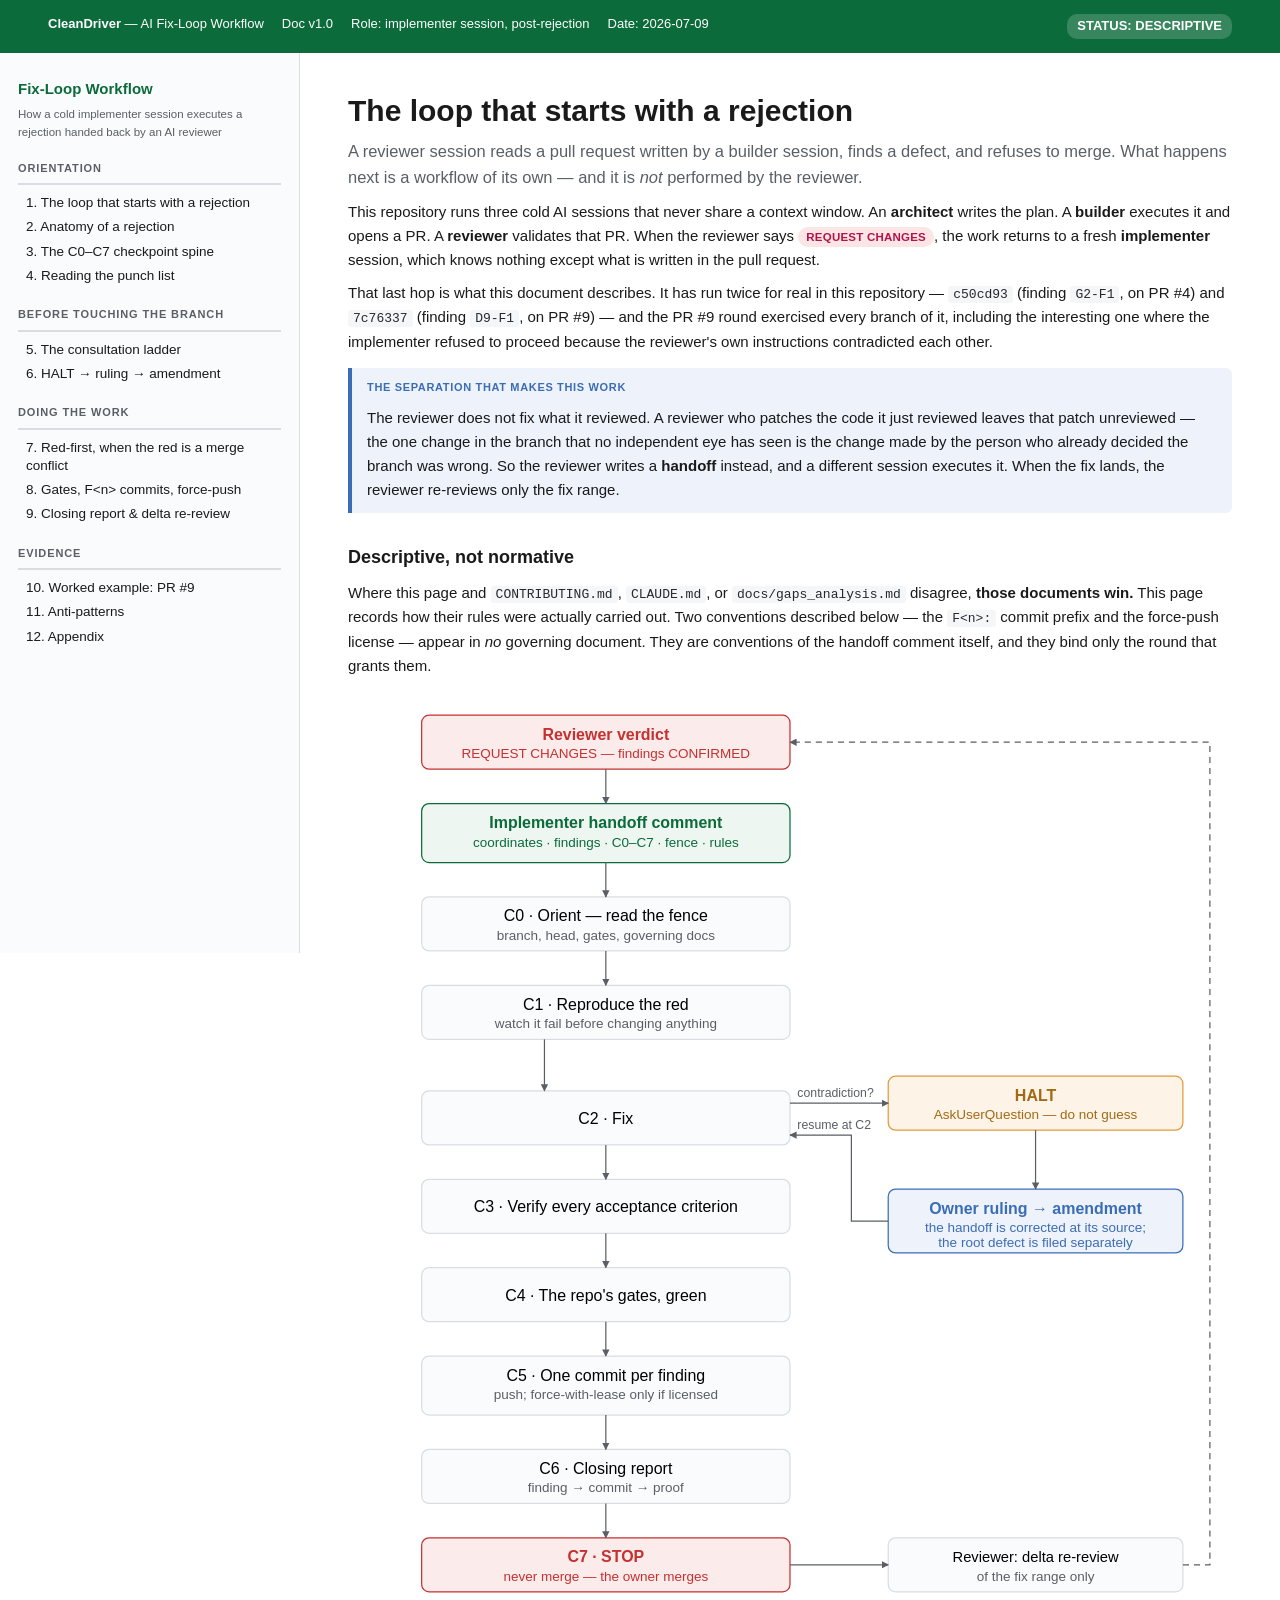
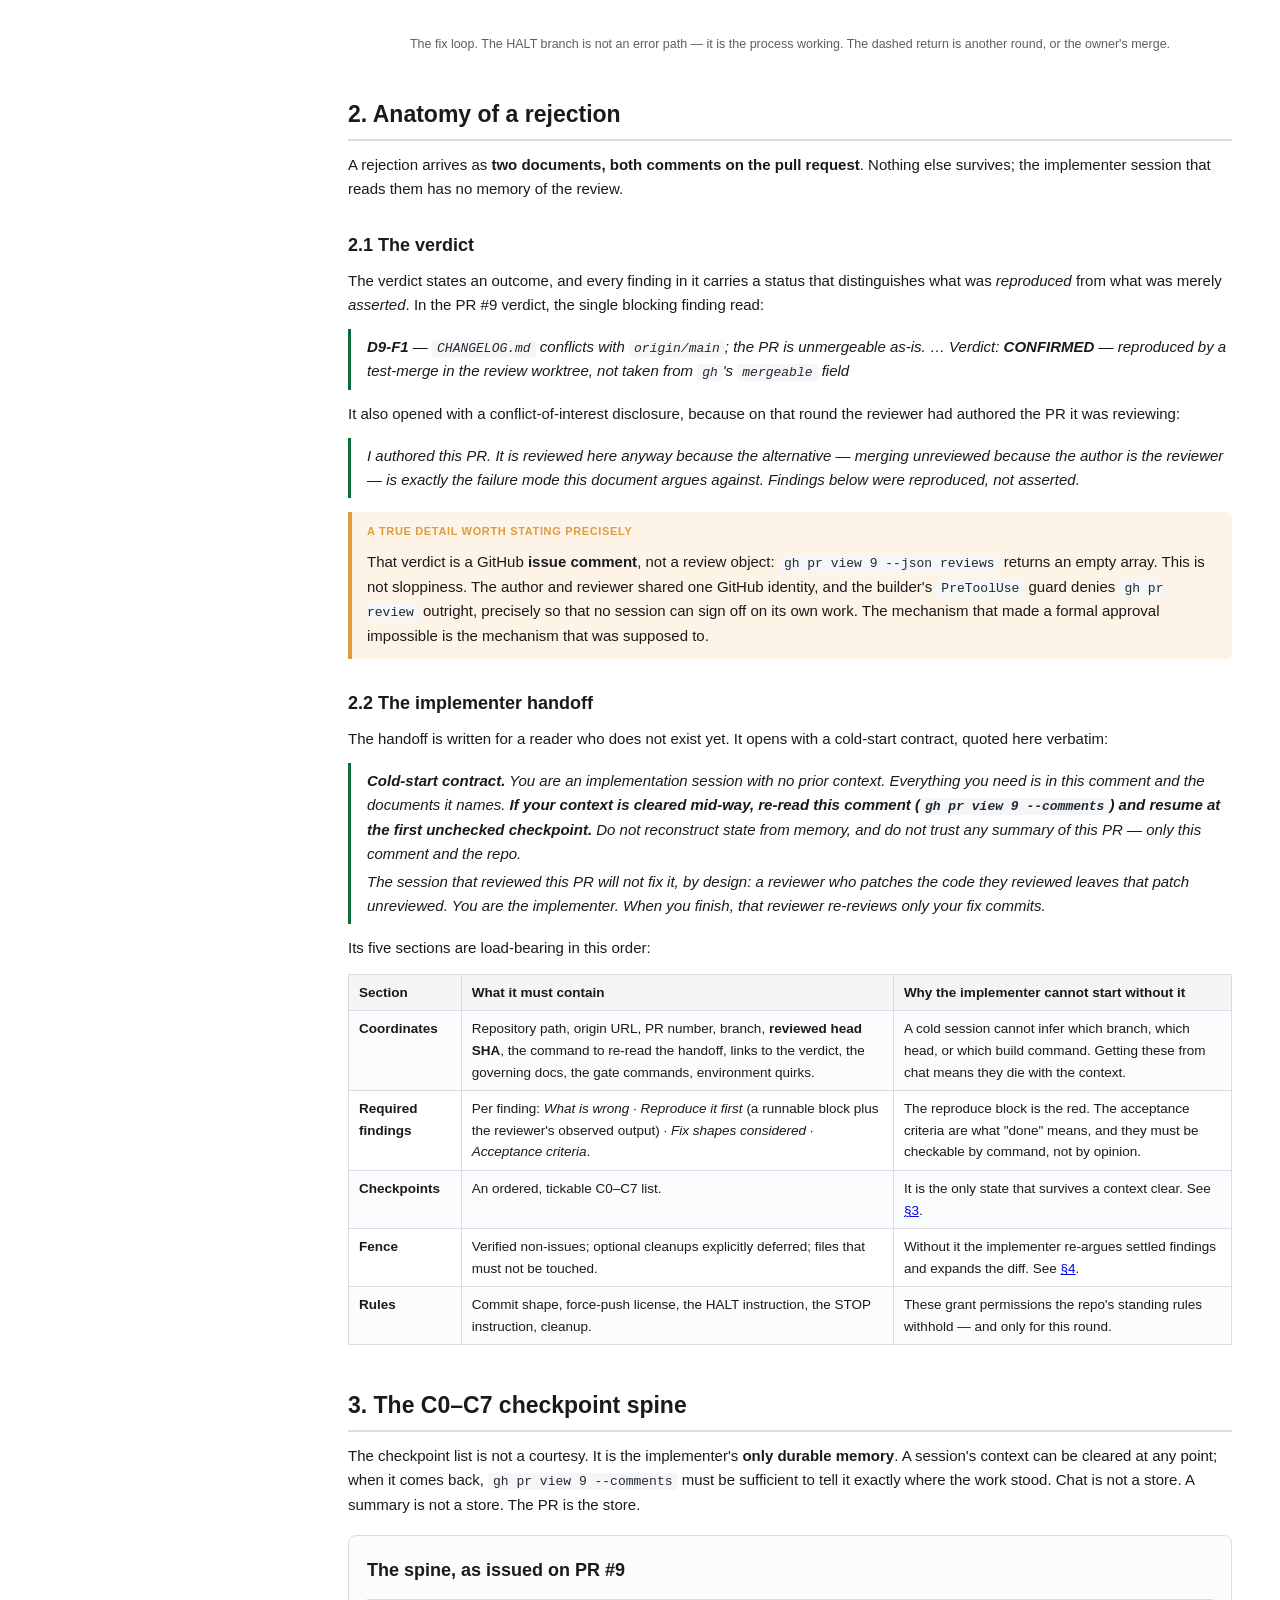
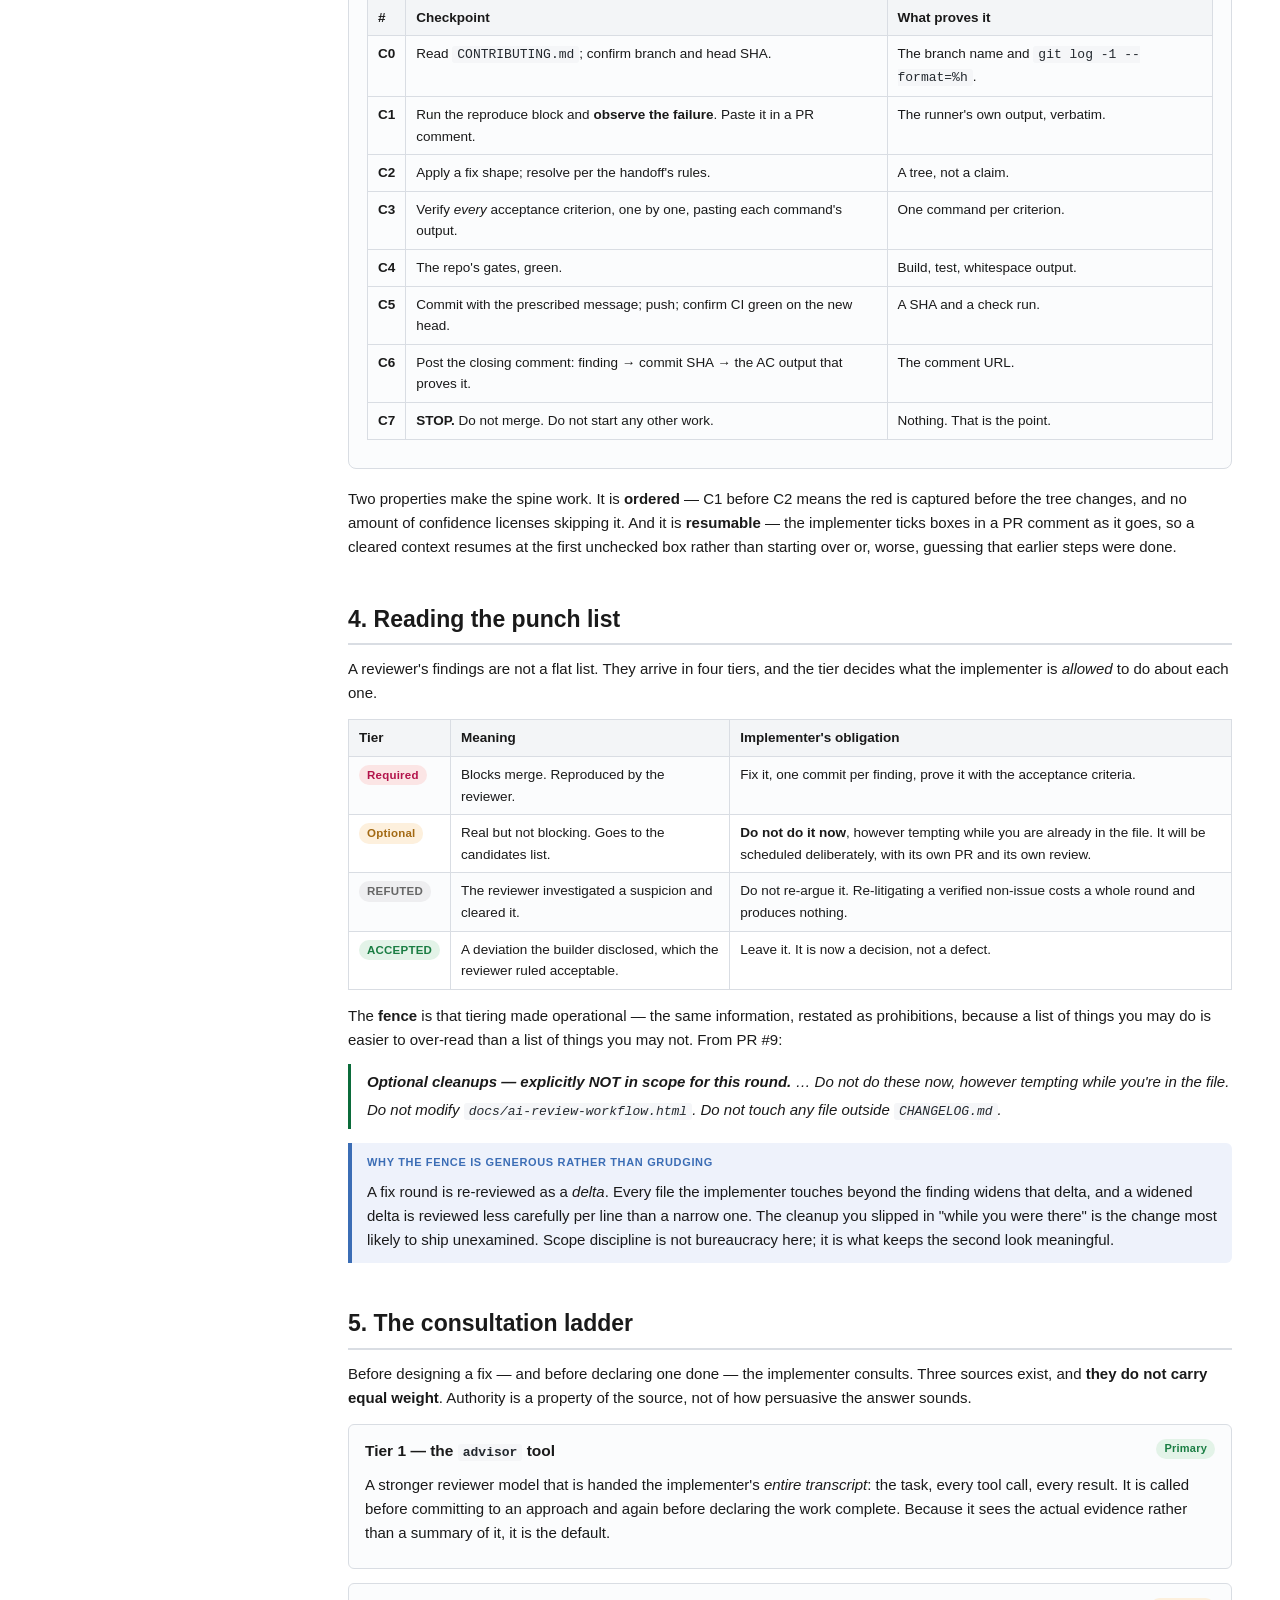
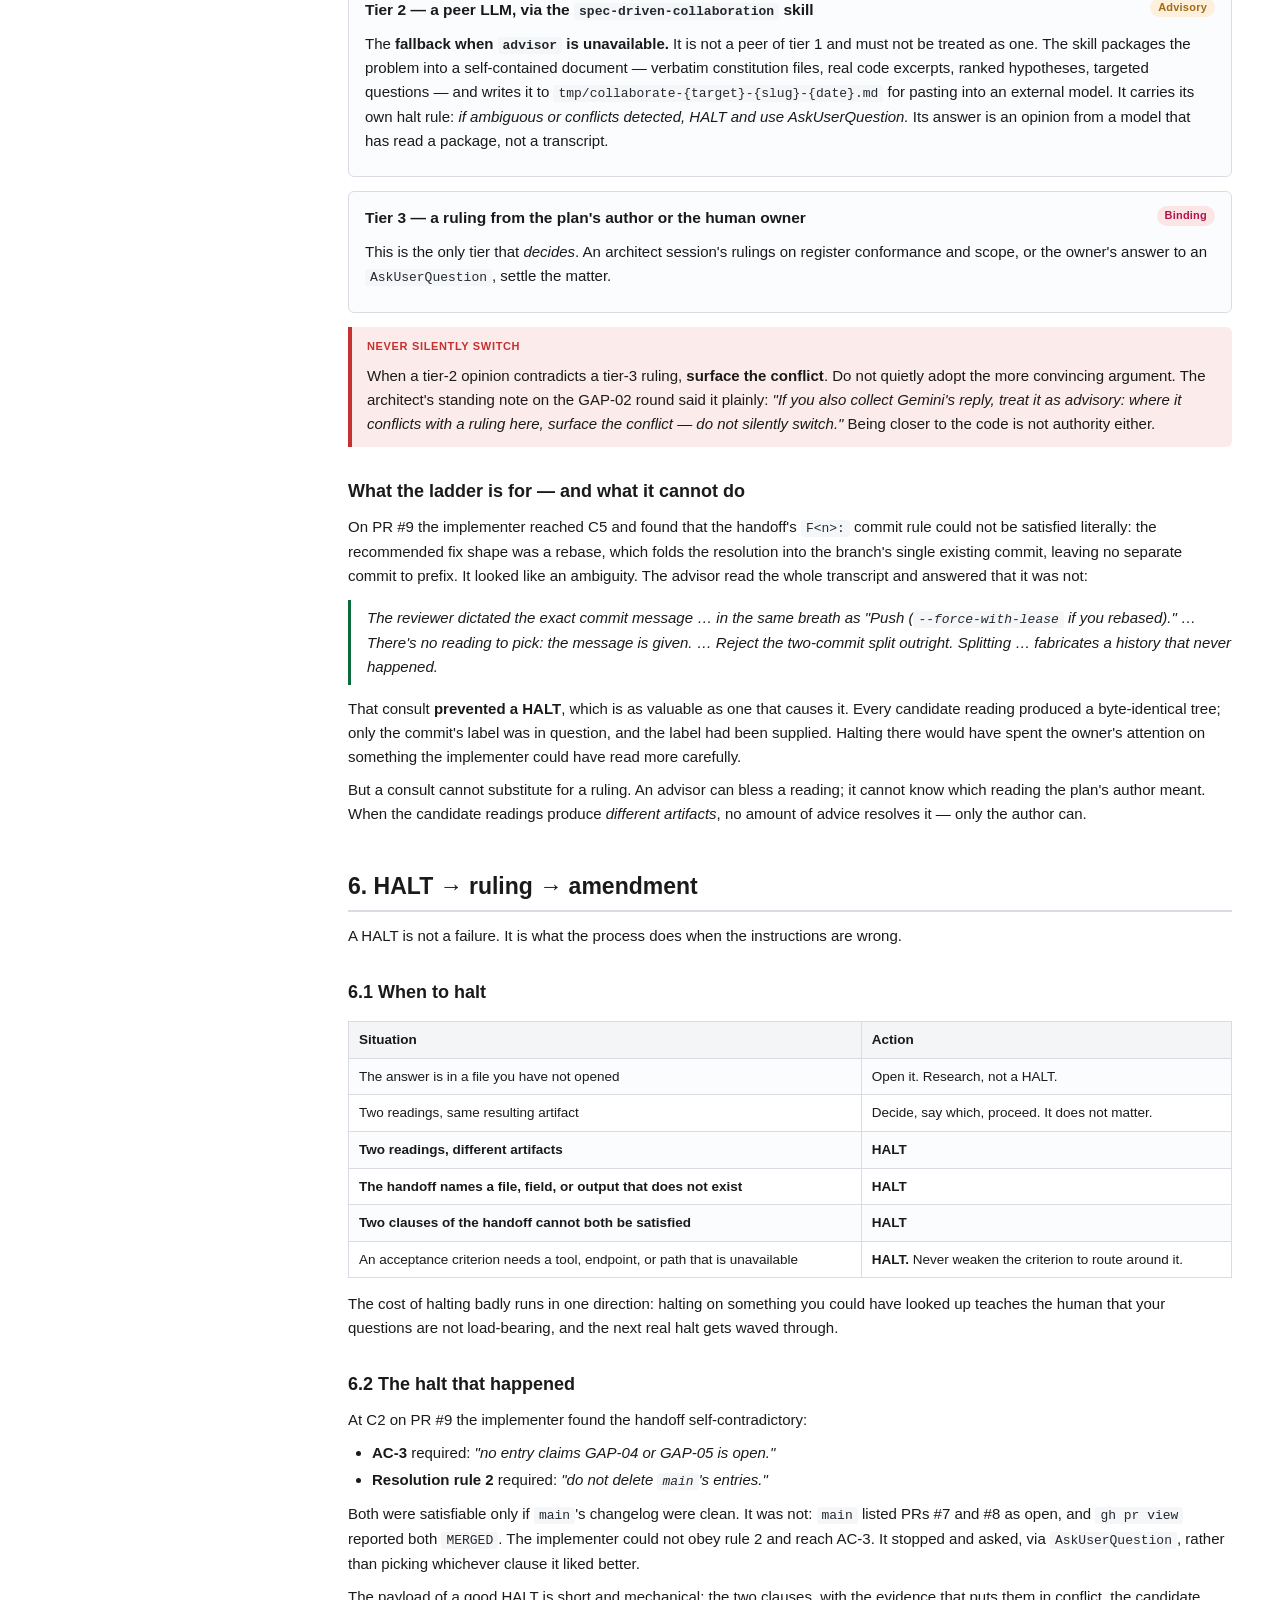
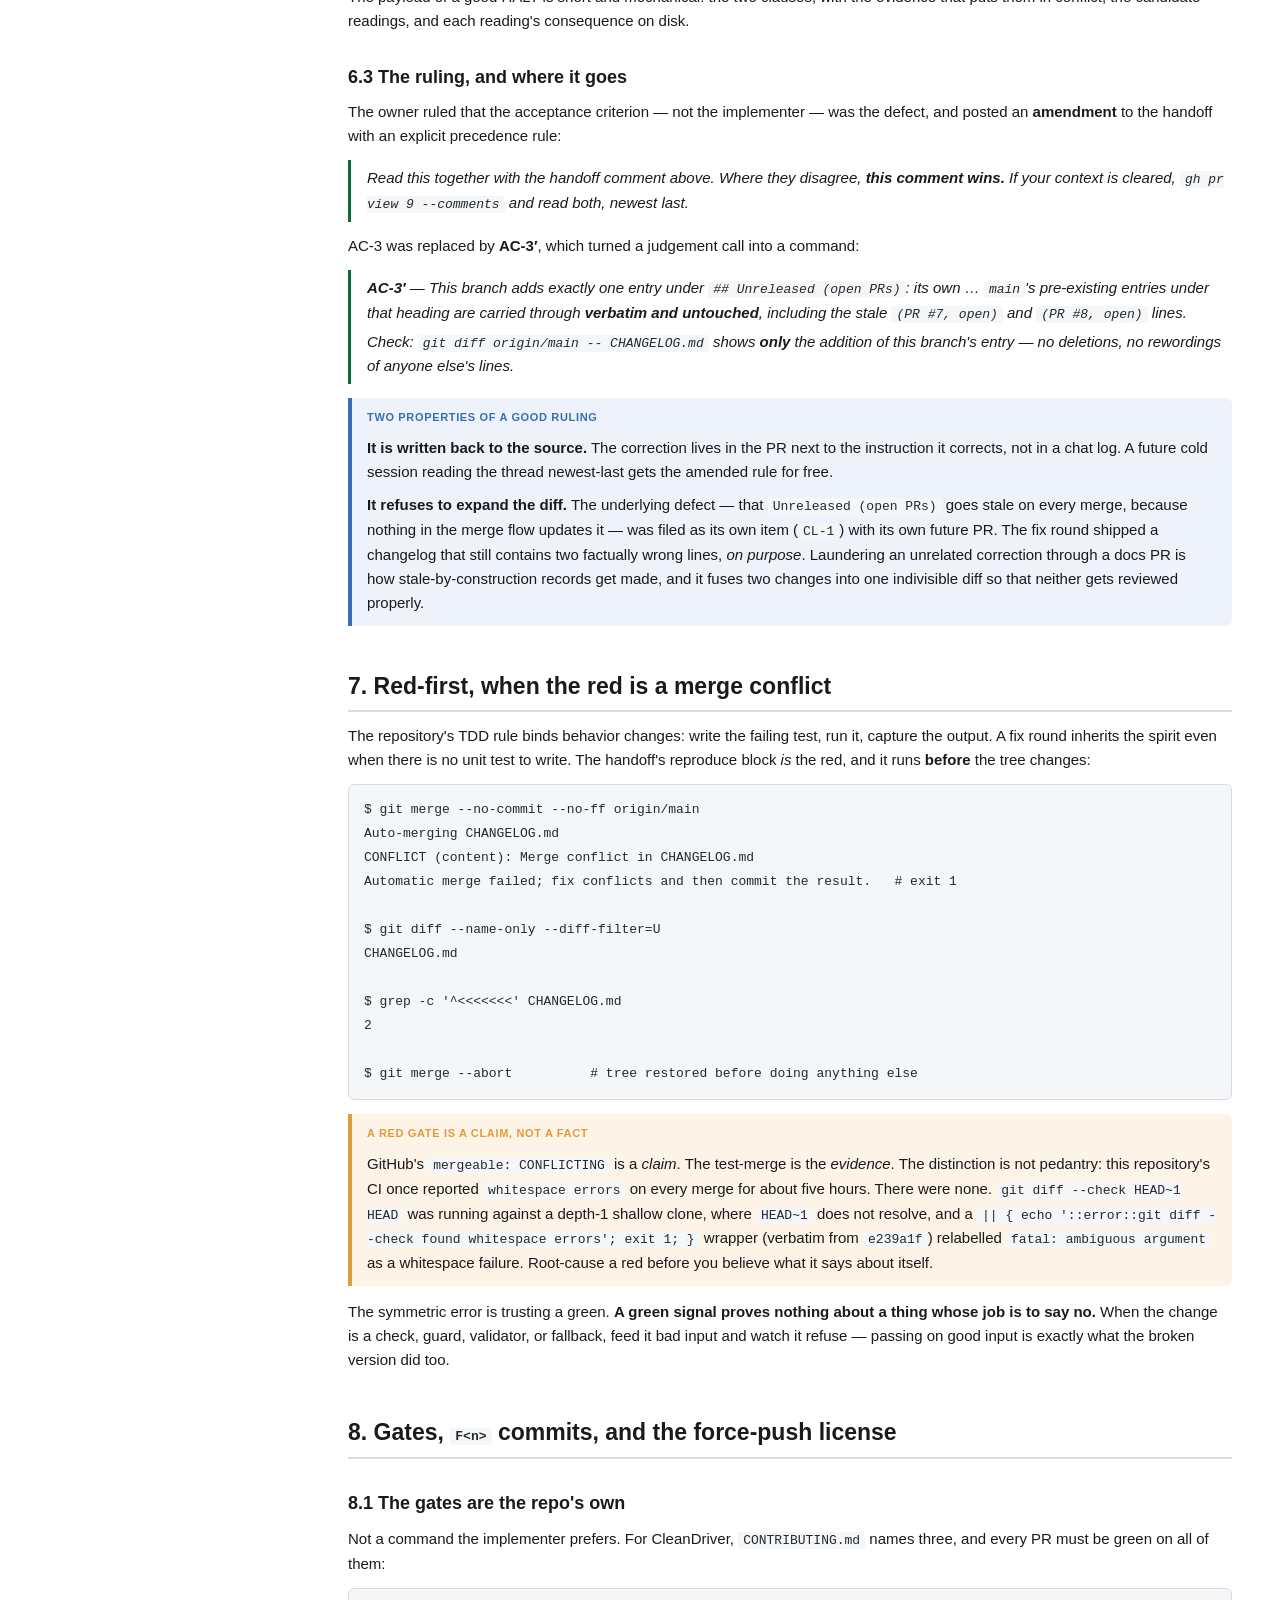
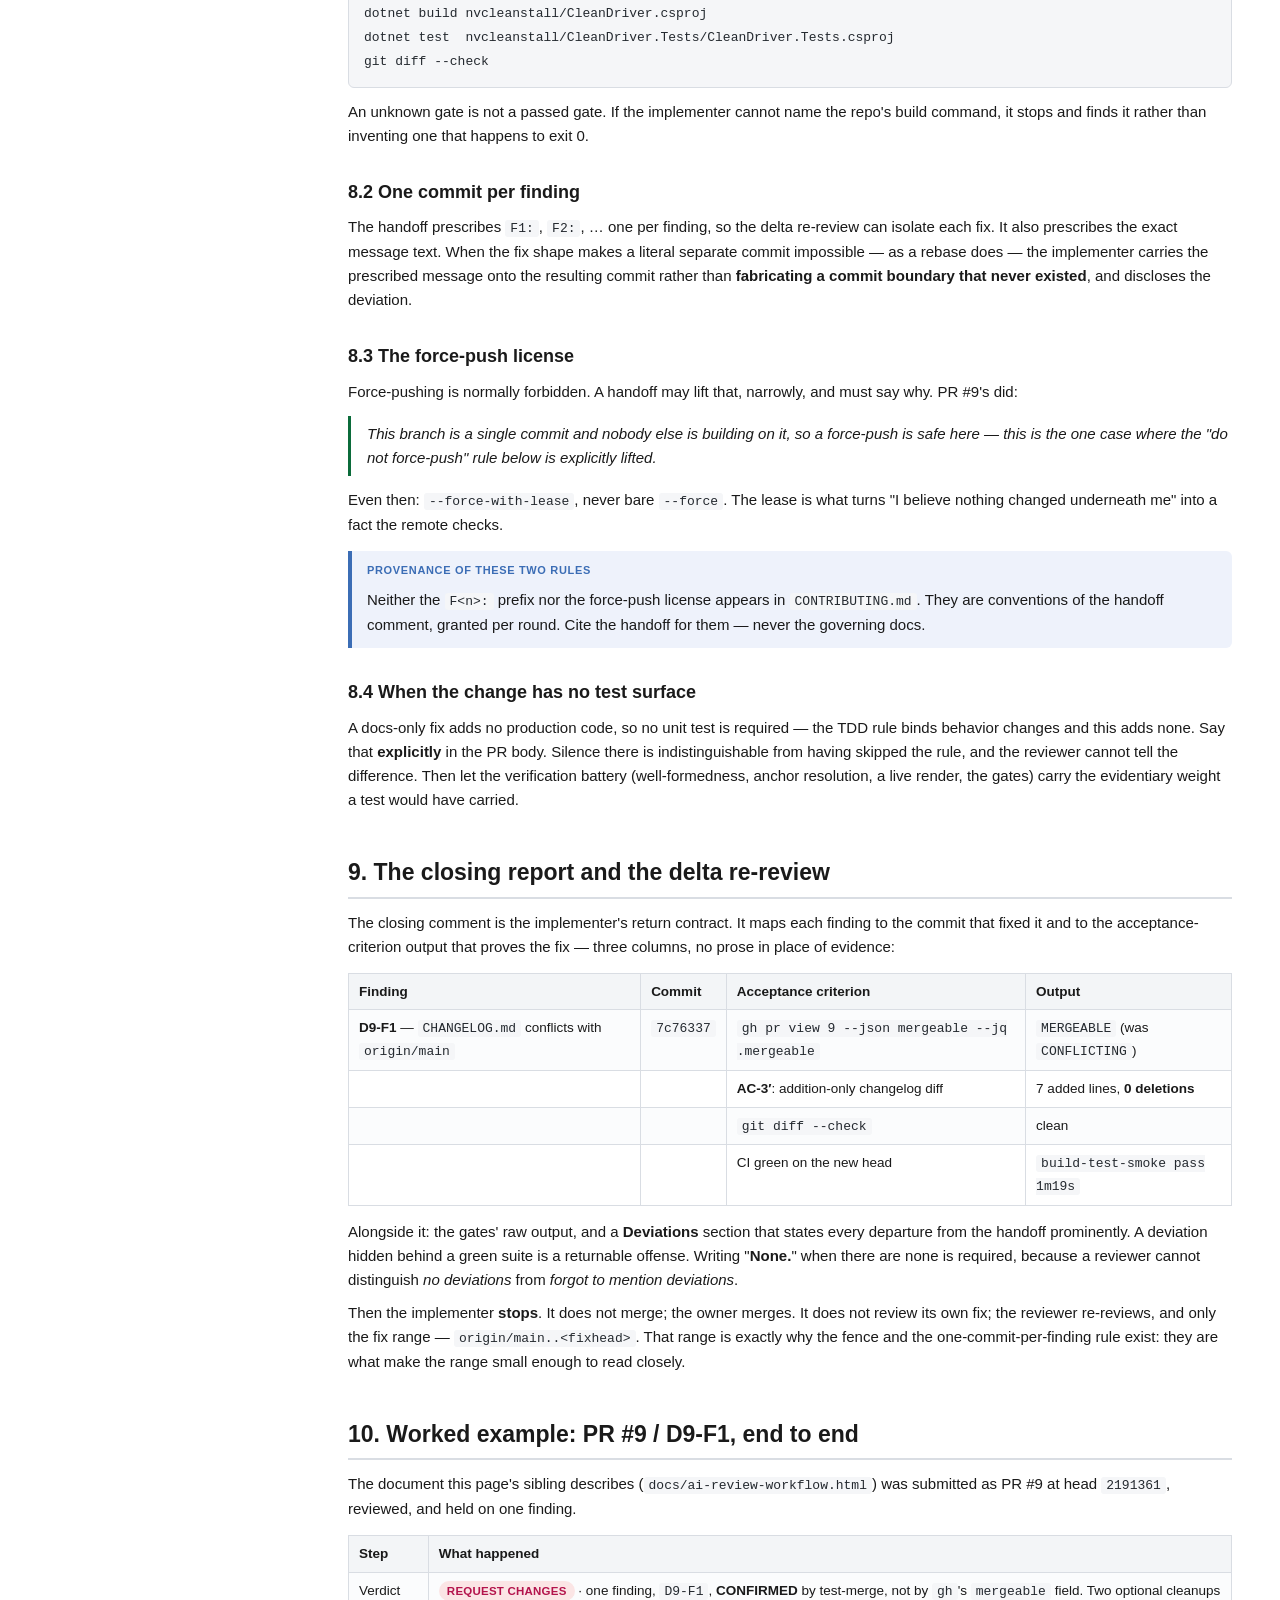
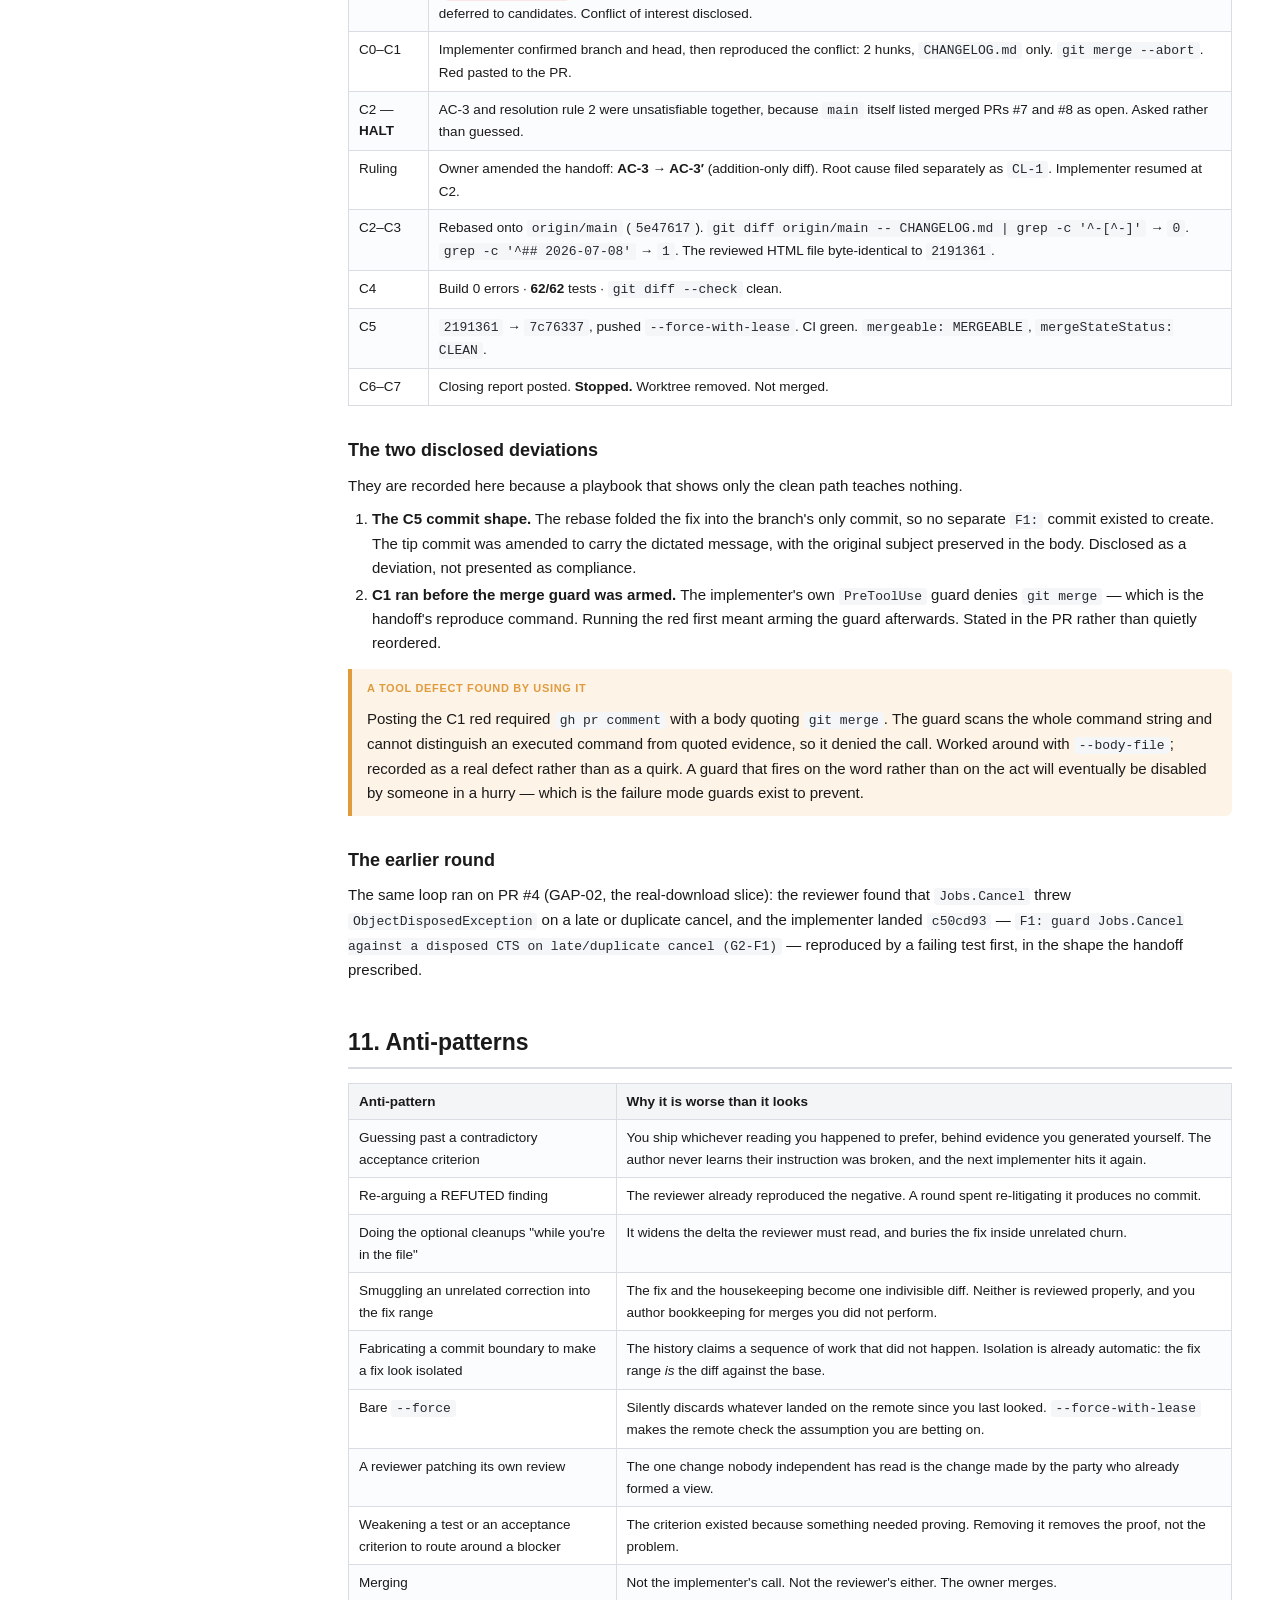
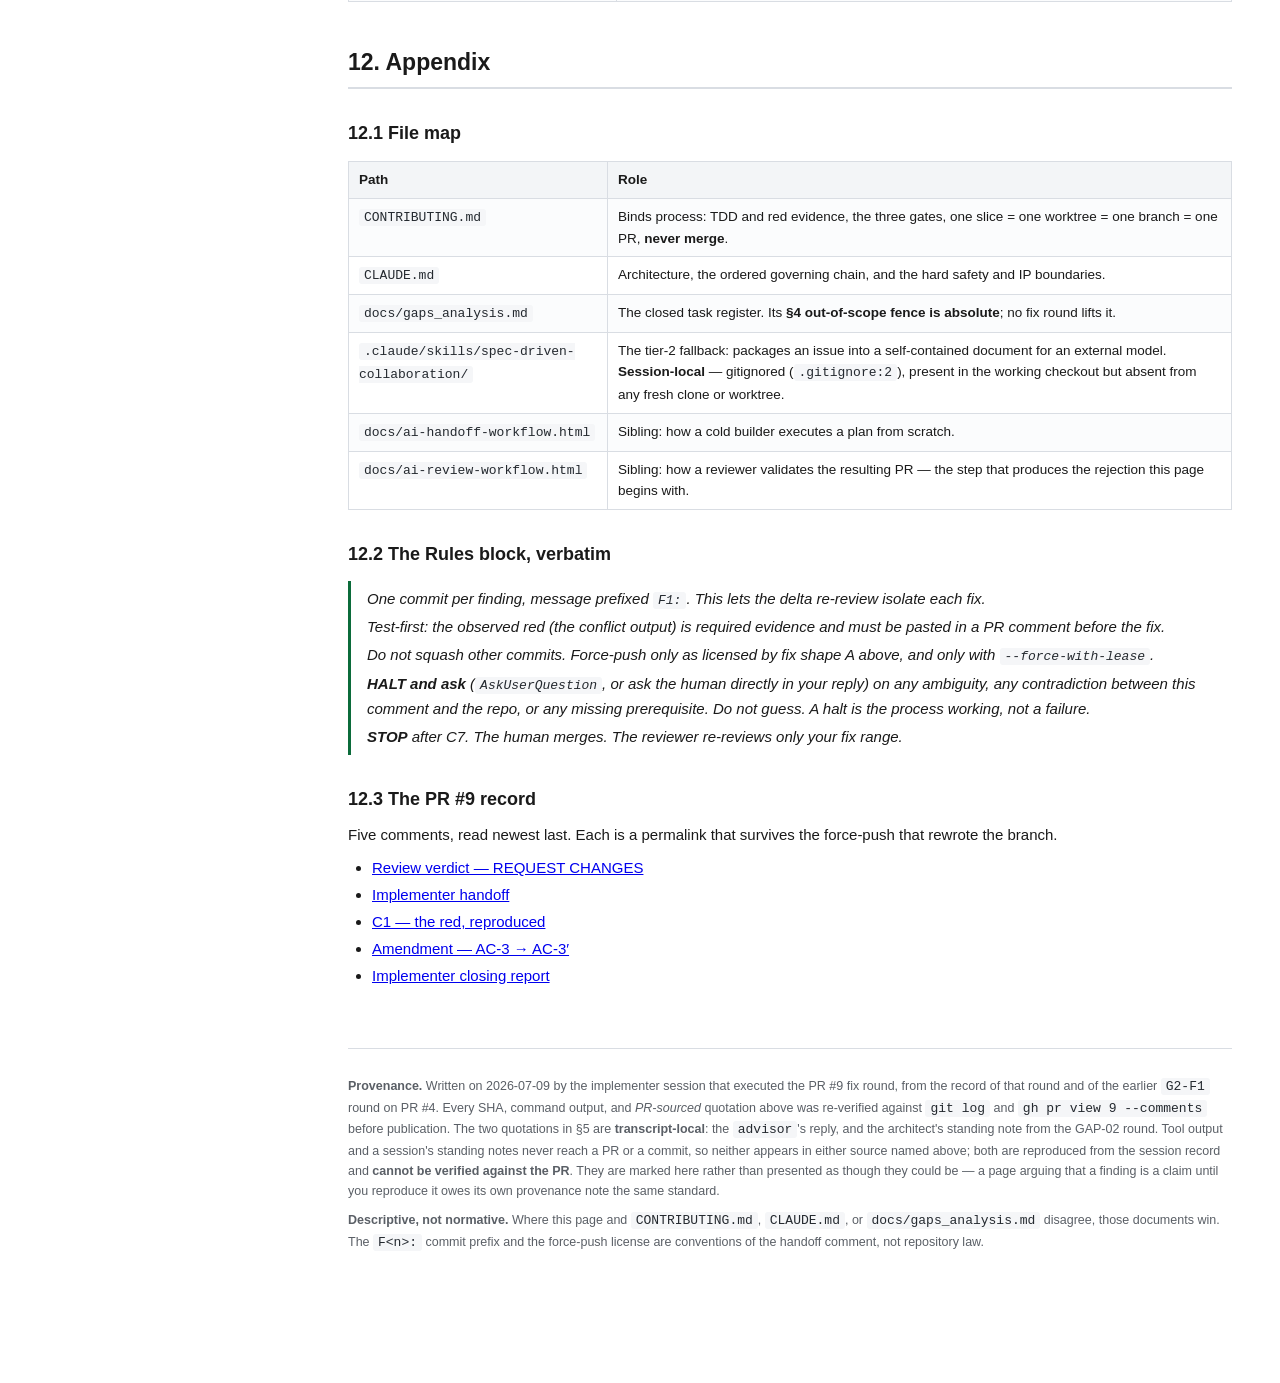
<file: docs/ai-fix-loop-workflow.html>
<!DOCTYPE html>
<html lang="en">
<head>
<meta charset="UTF-8">
<meta name="viewport" content="width=device-width, initial-scale=1.0">
<title>AI Fix-Loop Workflow — CleanDriver · v1.0 · 2026-07-09</title>
<style>
  :root{
    --bg:#ffffff; --fg:#1a1a1a; --muted:#5a5f66; --line:#d9dde3;
    --accent:#0b6b3a; --accent-bg:#eef6f1; --code-bg:#f5f6f8; --code-fg:#24292f;
    --warn-bg:#fdf3e7; --warn-bd:#e09b3d; --danger-bg:#fbeceb; --danger-bd:#c53030;
    --note-bg:#eef2fb; --note-bd:#3b6db5; --kw:#b3134b;
    --toc-bg:#fafbfc; --th-bg:#f3f5f7; --tr-bg:#fbfcfd;
  }
  @media (prefers-color-scheme: dark){
    :root{
      --bg:#16181c; --fg:#e6e8eb; --muted:#9aa2ad; --line:#2e333b;
      --accent:#4cbf82; --accent-bg:#16301f; --code-bg:#1c1f25; --code-fg:#d5d9df;
      --warn-bg:#33260f; --warn-bd:#c98b2f; --danger-bg:#3a1c1b; --danger-bd:#e06c6c;
      --note-bg:#182337; --note-bd:#5b8cc7; --kw:#e0668f;
      --toc-bg:#131519; --th-bg:#1e2127; --tr-bg:#1a1d22;
    }
  }
  *{box-sizing:border-box}
  html{scroll-behavior:smooth}
  body{
    margin:0; background:var(--bg); color:var(--fg);
    font:15px/1.6 -apple-system,BlinkMacSystemFont,"Segoe UI",Roboto,Helvetica,Arial,sans-serif;
  }
  .wrap{display:flex;min-height:100vh}
  nav.toc{
    width:300px;flex-shrink:0;position:sticky;top:0;align-self:flex-start;
    height:100vh;overflow:auto;padding:24px 18px;border-right:1px solid var(--line);
    background:var(--toc-bg);font-size:13.5px;
  }
  nav.toc h2{font-size:11px;text-transform:uppercase;letter-spacing:.08em;color:var(--muted);margin:18px 0 6px}
  nav.toc h2:first-child{margin-top:0}
  nav.toc a{display:block;color:var(--fg);text-decoration:none;padding:3px 8px;border-radius:4px;line-height:1.35}
  nav.toc a:hover{background:var(--accent-bg);color:var(--accent)}
  nav.toc .title{font-weight:700;font-size:15px;margin-bottom:4px;color:var(--accent)}
  nav.toc .meta{font-size:11.5px;color:var(--muted);margin-bottom:14px}
  main{flex:1;min-width:0;max-width:980px;margin:0 auto;padding:40px 48px 120px}
  h1{font-size:30px;line-height:1.2;margin:0 0 6px}
  h2{font-size:23px;margin:42px 0 12px;padding-bottom:6px;border-bottom:2px solid var(--line)}
  h3{font-size:18px;margin:30px 0 8px}
  h4{font-size:15.5px;margin:22px 0 6px}
  p{margin:9px 0}
  .lead{font-size:16.5px;color:var(--muted)}
  code,kbd{font-family:"SFMono-Regular",Consolas,"Liberation Mono",Menlo,monospace;font-size:13px}
  code.inline{background:var(--code-bg);color:var(--code-fg);padding:1px 5px;border-radius:3px}
  pre{background:var(--code-bg);border:1px solid var(--line);border-radius:6px;padding:13px 15px;overflow-x:auto;margin:12px 0}
  pre code{background:none;padding:0;color:var(--code-fg);font-size:13px;line-height:1.5}
  .tablewrap{overflow-x:auto;margin:14px 0}
  table{border-collapse:collapse;width:100%;font-size:13.5px}
  th,td{border:1px solid var(--line);padding:7px 10px;text-align:left;vertical-align:top}
  th{background:var(--th-bg);font-weight:600}
  tr:nth-child(even) td{background:var(--tr-bg)}
  .callout{border-left:4px solid;padding:11px 15px;border-radius:0 6px 6px 0;margin:14px 0}
  .callout p:first-child{margin-top:0}.callout p:last-child{margin-bottom:0}
  .note{background:var(--note-bg);border-color:var(--note-bd)}
  .warn{background:var(--warn-bg);border-color:var(--warn-bd)}
  .danger{background:var(--danger-bg);border-color:var(--danger-bd)}
  .callout .lbl{font-weight:700;text-transform:uppercase;font-size:11px;letter-spacing:.06em;display:block;margin-bottom:2px}
  .note .lbl{color:var(--note-bd)} .warn .lbl{color:var(--warn-bd)} .danger .lbl{color:var(--danger-bd)}
  ul,ol{padding-left:24px;margin:9px 0}
  li{margin:3px 0}
  .pill{display:inline-block;padding:1px 8px;border-radius:10px;font-size:11.5px;font-weight:600;letter-spacing:.02em}
  .pill.full{background:#e3f3e8;color:#1a7d43}
  .pill.partial{background:#fdf0dd;color:#a36a14}
  .pill.must{background:#fbe5e5;color:#b3134b}
  .pill.na{background:#eeeef0;color:#666}
  @media (prefers-color-scheme: dark){
    .pill.full{background:#16301f;color:#5fd396}
    .pill.partial{background:#33260f;color:#e0ab5c}
    .pill.must{background:#3a1c1b;color:#f08d8d}
    .pill.na{background:#25282e;color:#9aa2ad}
  }
  hr{border:none;border-top:1px solid var(--line);margin:30px 0}
  .docbar{background:var(--accent);color:#fff;padding:14px 48px;font-size:13px;display:flex;gap:18px;flex-wrap:wrap}
  .docbar b{font-weight:600}
  .docbar .st{margin-left:auto;background:rgba(255,255,255,.18);padding:2px 10px;border-radius:10px;font-weight:600}
  blockquote{margin:12px 0;padding:2px 0 2px 16px;border-left:3px solid var(--accent);color:var(--fg);font-style:italic}
  blockquote p{margin:4px 0}
  figure{margin:20px 0;text-align:center}
  figure svg{max-width:100%;height:auto}
  figcaption{font-size:12.5px;color:var(--muted);margin-top:8px}
  .tier{border:1px solid var(--line);border-radius:6px;padding:14px 16px;margin:14px 0;background:var(--tr-bg)}
  .tier h4{margin-top:0}
  .tier .auth{float:right;font-size:11px}
  .cp{border:1px solid var(--line);border-radius:8px;padding:2px 18px 14px;margin:18px 0;background:var(--tr-bg)}
  .cp h3{margin-top:18px}
  footer{margin-top:60px;padding-top:18px;border-top:1px solid var(--line);font-size:12.5px;color:var(--muted)}
  @media(max-width:920px){.wrap{flex-direction:column}nav.toc{position:static;width:auto;height:auto;border-right:none;border-bottom:1px solid var(--line)}main{padding:24px}}
  @media print{nav.toc{display:none}main{max-width:none}}
</style>
</head>
<body>
<div class="docbar">
  <span><b>CleanDriver</b> — AI Fix-Loop Workflow</span>
  <span>Doc v1.0</span>
  <span>Role: implementer session, post-rejection</span>
  <span>Date: 2026-07-09</span>
  <span class="st">STATUS: DESCRIPTIVE</span>
</div>
<div class="wrap">
<nav class="toc">
  <div class="title">Fix-Loop Workflow</div>
  <div class="meta">How a cold implementer session executes a rejection handed back by an AI reviewer</div>
  <h2>Orientation</h2>
  <a href="#purpose">1. The loop that starts with a rejection</a>
  <a href="#anatomy">2. Anatomy of a rejection</a>
  <a href="#spine">3. The C0–C7 checkpoint spine</a>
  <a href="#punchlist">4. Reading the punch list</a>
  <h2>Before touching the branch</h2>
  <a href="#ladder">5. The consultation ladder</a>
  <a href="#halt">6. HALT → ruling → amendment</a>
  <h2>Doing the work</h2>
  <a href="#red">7. Red-first, when the red is a merge conflict</a>
  <a href="#gates">8. Gates, F&lt;n&gt; commits, force-push</a>
  <a href="#closing">9. Closing report &amp; delta re-review</a>
  <h2>Evidence</h2>
  <a href="#example">10. Worked example: PR #9</a>
  <a href="#antipatterns">11. Anti-patterns</a>
  <a href="#appendix">12. Appendix</a>
</nav>

<main>

<h1 id="purpose">The loop that starts with a rejection</h1>
<p class="lead">A reviewer session reads a pull request written by a builder session, finds a defect, and refuses to merge. What happens next is a workflow of its own — and it is <em>not</em> performed by the reviewer.</p>

<p>This repository runs three cold AI sessions that never share a context window. An <b>architect</b> writes the plan. A <b>builder</b> executes it and opens a PR. A <b>reviewer</b> validates that PR. When the reviewer says <span class="pill must">REQUEST CHANGES</span>, the work returns to a fresh <b>implementer</b> session, which knows nothing except what is written in the pull request.</p>

<p>That last hop is what this document describes. It has run twice for real in this repository — <code class="inline">c50cd93</code> (finding <code class="inline">G2-F1</code>, on PR #4) and <code class="inline">7c76337</code> (finding <code class="inline">D9-F1</code>, on PR #9) — and the PR #9 round exercised every branch of it, including the interesting one where the implementer refused to proceed because the reviewer's own instructions contradicted each other.</p>

<div class="callout note">
  <span class="lbl">The separation that makes this work</span>
  <p>The reviewer does not fix what it reviewed. A reviewer who patches the code it just reviewed leaves that patch unreviewed — the one change in the branch that no independent eye has seen is the change made by the person who already decided the branch was wrong. So the reviewer writes a <b>handoff</b> instead, and a different session executes it. When the fix lands, the reviewer re-reviews only the fix range.</p>
</div>

<h3>Descriptive, not normative</h3>
<p>Where this page and <code class="inline">CONTRIBUTING.md</code>, <code class="inline">CLAUDE.md</code>, or <code class="inline">docs/gaps_analysis.md</code> disagree, <b>those documents win.</b> This page records how their rules were actually carried out. Two conventions described below — the <code class="inline">F&lt;n&gt;:</code> commit prefix and the force-push license — appear in <em>no</em> governing document. They are conventions of the handoff comment itself, and they bind only the round that grants them.</p>

<figure>
<svg viewBox="0 0 720 750" role="img" aria-labelledby="loop-title loop-desc" xmlns="http://www.w3.org/2000/svg">
  <title id="loop-title">The implementer fix loop</title>
  <desc id="loop-desc">A reviewer verdict of request-changes produces an implementer handoff comment. A cold implementer session orients, reproduces the red, and fixes. If the handoff contradicts itself or the repository, the implementer halts and asks; an owner ruling amends the handoff and the implementer resumes. Then it verifies every acceptance criterion, runs the gates, commits one fix commit per finding, posts a closing report, and stops without merging. The reviewer then re-reviews only the fix range.</desc>
  <defs>
    <marker id="ar" viewBox="0 0 10 10" refX="9" refY="5" markerWidth="6" markerHeight="6" orient="auto-start-reverse">
      <path d="M 0 0 L 10 5 L 0 10 z" fill="#5a5f66"/>
    </marker>
  </defs>
  <g font-family="-apple-system,Segoe UI,Roboto,sans-serif" font-size="13">

    <rect x="60" y="14" width="300" height="44" rx="6" fill="#fbeceb" stroke="#c53030"/>
    <text x="210" y="34" text-anchor="middle" fill="#c53030" font-weight="600">Reviewer verdict</text>
    <text x="210" y="49" text-anchor="middle" font-size="11" fill="#c53030">REQUEST CHANGES — findings CONFIRMED</text>

    <rect x="60" y="86" width="300" height="48" rx="6" fill="#eef6f1" stroke="#0b6b3a"/>
    <text x="210" y="106" text-anchor="middle" fill="#0b6b3a" font-weight="600">Implementer handoff comment</text>
    <text x="210" y="121" text-anchor="middle" font-size="11" fill="#0b6b3a">coordinates · findings · C0–C7 · fence · rules</text>

    <rect x="60" y="162" width="300" height="44" rx="6" fill="#fafbfc" stroke="#d9dde3"/>
    <text x="210" y="182" text-anchor="middle">C0 · Orient — read the fence</text>
    <text x="210" y="197" text-anchor="middle" font-size="11" fill="#5a5f66">branch, head, gates, governing docs</text>

    <rect x="60" y="234" width="300" height="44" rx="6" fill="#fafbfc" stroke="#d9dde3"/>
    <text x="210" y="254" text-anchor="middle">C1 · Reproduce the red</text>
    <text x="210" y="269" text-anchor="middle" font-size="11" fill="#5a5f66">watch it fail before changing anything</text>

    <rect x="60" y="320" width="300" height="44" rx="6" fill="#fafbfc" stroke="#d9dde3"/>
    <text x="210" y="347" text-anchor="middle">C2 · Fix</text>

    <rect x="60" y="392" width="300" height="44" rx="6" fill="#fafbfc" stroke="#d9dde3"/>
    <text x="210" y="419" text-anchor="middle">C3 · Verify every acceptance criterion</text>

    <rect x="60" y="464" width="300" height="44" rx="6" fill="#fafbfc" stroke="#d9dde3"/>
    <text x="210" y="491" text-anchor="middle">C4 · The repo's gates, green</text>

    <rect x="60" y="536" width="300" height="48" rx="6" fill="#fafbfc" stroke="#d9dde3"/>
    <text x="210" y="556" text-anchor="middle">C5 · One commit per finding</text>
    <text x="210" y="571" text-anchor="middle" font-size="11" fill="#5a5f66">push; force-with-lease only if licensed</text>

    <rect x="60" y="612" width="300" height="44" rx="6" fill="#fafbfc" stroke="#d9dde3"/>
    <text x="210" y="632" text-anchor="middle">C6 · Closing report</text>
    <text x="210" y="647" text-anchor="middle" font-size="11" fill="#5a5f66">finding → commit → proof</text>

    <rect x="60" y="684" width="300" height="44" rx="6" fill="#fbeceb" stroke="#c53030"/>
    <text x="210" y="704" text-anchor="middle" fill="#c53030" font-weight="600">C7 · STOP</text>
    <text x="210" y="719" text-anchor="middle" font-size="11" fill="#c53030">never merge — the owner merges</text>

    <rect x="440" y="308" width="240" height="44" rx="6" fill="#fdf3e7" stroke="#e09b3d"/>
    <text x="560" y="328" text-anchor="middle" fill="#a36a14" font-weight="600">HALT</text>
    <text x="560" y="343" text-anchor="middle" font-size="11" fill="#a36a14">AskUserQuestion — do not guess</text>

    <rect x="440" y="400" width="240" height="52" rx="6" fill="#eef2fb" stroke="#3b6db5"/>
    <text x="560" y="420" text-anchor="middle" fill="#3b6db5" font-weight="600">Owner ruling → amendment</text>
    <text x="560" y="435" text-anchor="middle" font-size="11" fill="#3b6db5">the handoff is corrected at its source;</text>
    <text x="560" y="447" text-anchor="middle" font-size="11" fill="#3b6db5">the root defect is filed separately</text>

    <rect x="440" y="684" width="240" height="44" rx="6" fill="#fafbfc" stroke="#d9dde3"/>
    <text x="560" y="704" text-anchor="middle" font-size="12">Reviewer: delta re-review</text>
    <text x="560" y="719" text-anchor="middle" font-size="11" fill="#5a5f66">of the fix range only</text>

    <g stroke="#5a5f66" fill="none" marker-end="url(#ar)">
      <path d="M 210 58 L 210 86"/>
      <path d="M 210 134 L 210 162"/>
      <path d="M 210 206 L 210 234"/>
      <path d="M 160 278 L 160 320"/>
      <path d="M 210 364 L 210 392"/>
      <path d="M 210 436 L 210 464"/>
      <path d="M 210 508 L 210 536"/>
      <path d="M 210 584 L 210 612"/>
      <path d="M 210 656 L 210 684"/>
      <path d="M 360 330 L 440 330"/>
      <path d="M 560 352 L 560 400"/>
      <path d="M 440 426 L 410 426 L 410 356 L 360 356"/>
      <path d="M 360 706 L 440 706"/>
    </g>
    <path d="M 680 706 L 702 706 L 702 36 L 360 36" stroke="#5a5f66" fill="none"
          stroke-dasharray="5 4" marker-end="url(#ar)"/>

    <text x="366" y="325" font-size="10" fill="#5a5f66">contradiction?</text>
    <text x="366" y="351" font-size="10" fill="#5a5f66">resume at C2</text>
  </g>
</svg>
<figcaption>The fix loop. The HALT branch is not an error path — it is the process working. The dashed return is another round, or the owner's merge.</figcaption>
</figure>

<h2 id="anatomy">2. Anatomy of a rejection</h2>

<p>A rejection arrives as <b>two documents, both comments on the pull request</b>. Nothing else survives; the implementer session that reads them has no memory of the review.</p>

<h3>2.1 The verdict</h3>
<p>The verdict states an outcome, and every finding in it carries a status that distinguishes what was <em>reproduced</em> from what was merely <em>asserted</em>. In the PR #9 verdict, the single blocking finding read:</p>

<blockquote><p><b>D9-F1</b> — <code class="inline">CHANGELOG.md</code> conflicts with <code class="inline">origin/main</code>; the PR is unmergeable as-is. … Verdict: <b>CONFIRMED</b> — reproduced by a test-merge in the review worktree, not taken from <code class="inline">gh</code>'s <code class="inline">mergeable</code> field</p></blockquote>

<p>It also opened with a conflict-of-interest disclosure, because on that round the reviewer had authored the PR it was reviewing:</p>

<blockquote><p>I authored this PR. It is reviewed here anyway because the alternative — merging unreviewed because the author is the reviewer — is exactly the failure mode this document argues against. Findings below were reproduced, not asserted.</p></blockquote>

<div class="callout warn">
  <span class="lbl">A true detail worth stating precisely</span>
  <p>That verdict is a GitHub <b>issue comment</b>, not a review object: <code class="inline">gh pr view 9 --json reviews</code> returns an empty array. This is not sloppiness. The author and reviewer shared one GitHub identity, and the builder's <code class="inline">PreToolUse</code> guard denies <code class="inline">gh pr review</code> outright, precisely so that no session can sign off on its own work. The mechanism that made a formal approval impossible is the mechanism that was supposed to.</p>
</div>

<h3>2.2 The implementer handoff</h3>
<p>The handoff is written for a reader who does not exist yet. It opens with a cold-start contract, quoted here verbatim:</p>

<blockquote>
<p><b>Cold-start contract.</b> You are an implementation session with no prior context. Everything you need is in this comment and the documents it names. <b>If your context is cleared mid-way, re-read this comment (<code class="inline">gh pr view 9 --comments</code>) and resume at the first unchecked checkpoint.</b> Do not reconstruct state from memory, and do not trust any summary of this PR — only this comment and the repo.</p>
<p>The session that reviewed this PR will not fix it, by design: a reviewer who patches the code they reviewed leaves that patch unreviewed. You are the implementer. When you finish, that reviewer re-reviews only your fix commits.</p>
</blockquote>

<p>Its five sections are load-bearing in this order:</p>

<div class="tablewrap">
<table>
  <tr><th>Section</th><th>What it must contain</th><th>Why the implementer cannot start without it</th></tr>
  <tr>
    <td><b>Coordinates</b></td>
    <td>Repository path, origin URL, PR number, branch, <b>reviewed head SHA</b>, the command to re-read the handoff, links to the verdict, the governing docs, the gate commands, environment quirks.</td>
    <td>A cold session cannot infer which branch, which head, or which build command. Getting these from chat means they die with the context.</td>
  </tr>
  <tr>
    <td><b>Required findings</b></td>
    <td>Per finding: <em>What is wrong</em> · <em>Reproduce it first</em> (a runnable block plus the reviewer's observed output) · <em>Fix shapes considered</em> · <em>Acceptance criteria</em>.</td>
    <td>The reproduce block is the red. The acceptance criteria are what "done" means, and they must be checkable by command, not by opinion.</td>
  </tr>
  <tr>
    <td><b>Checkpoints</b></td>
    <td>An ordered, tickable C0–C7 list.</td>
    <td>It is the only state that survives a context clear. See <a href="#spine">§3</a>.</td>
  </tr>
  <tr>
    <td><b>Fence</b></td>
    <td>Verified non-issues; optional cleanups explicitly deferred; files that must not be touched.</td>
    <td>Without it the implementer re-argues settled findings and expands the diff. See <a href="#punchlist">§4</a>.</td>
  </tr>
  <tr>
    <td><b>Rules</b></td>
    <td>Commit shape, force-push license, the HALT instruction, the STOP instruction, cleanup.</td>
    <td>These grant permissions the repo's standing rules withhold — and only for this round.</td>
  </tr>
</table>
</div>

<h2 id="spine">3. The C0–C7 checkpoint spine</h2>

<p>The checkpoint list is not a courtesy. It is the implementer's <b>only durable memory</b>. A session's context can be cleared at any point; when it comes back, <code class="inline">gh pr view 9 --comments</code> must be sufficient to tell it exactly where the work stood. Chat is not a store. A summary is not a store. The PR is the store.</p>

<div class="cp">
<h3>The spine, as issued on PR #9</h3>
<div class="tablewrap">
<table>
  <tr><th>#</th><th>Checkpoint</th><th>What proves it</th></tr>
  <tr><td><b>C0</b></td><td>Read <code class="inline">CONTRIBUTING.md</code>; confirm branch and head SHA.</td><td>The branch name and <code class="inline">git log -1 --format=%h</code>.</td></tr>
  <tr><td><b>C1</b></td><td>Run the reproduce block and <b>observe the failure</b>. Paste it in a PR comment.</td><td>The runner's own output, verbatim.</td></tr>
  <tr><td><b>C2</b></td><td>Apply a fix shape; resolve per the handoff's rules.</td><td>A tree, not a claim.</td></tr>
  <tr><td><b>C3</b></td><td>Verify <em>every</em> acceptance criterion, one by one, pasting each command's output.</td><td>One command per criterion.</td></tr>
  <tr><td><b>C4</b></td><td>The repo's gates, green.</td><td>Build, test, whitespace output.</td></tr>
  <tr><td><b>C5</b></td><td>Commit with the prescribed message; push; confirm CI green on the new head.</td><td>A SHA and a check run.</td></tr>
  <tr><td><b>C6</b></td><td>Post the closing comment: finding → commit SHA → the AC output that proves it.</td><td>The comment URL.</td></tr>
  <tr><td><b>C7</b></td><td><b>STOP.</b> Do not merge. Do not start any other work.</td><td>Nothing. That is the point.</td></tr>
</table>
</div>
</div>

<p>Two properties make the spine work. It is <b>ordered</b> — C1 before C2 means the red is captured before the tree changes, and no amount of confidence licenses skipping it. And it is <b>resumable</b> — the implementer ticks boxes in a PR comment as it goes, so a cleared context resumes at the first unchecked box rather than starting over or, worse, guessing that earlier steps were done.</p>

<h2 id="punchlist">4. Reading the punch list</h2>

<p>A reviewer's findings are not a flat list. They arrive in four tiers, and the tier decides what the implementer is <em>allowed</em> to do about each one.</p>

<div class="tablewrap">
<table>
  <tr><th>Tier</th><th>Meaning</th><th>Implementer's obligation</th></tr>
  <tr>
    <td><span class="pill must">Required</span></td>
    <td>Blocks merge. Reproduced by the reviewer.</td>
    <td>Fix it, one commit per finding, prove it with the acceptance criteria.</td>
  </tr>
  <tr>
    <td><span class="pill partial">Optional</span></td>
    <td>Real but not blocking. Goes to the candidates list.</td>
    <td><b>Do not do it now</b>, however tempting while you are already in the file. It will be scheduled deliberately, with its own PR and its own review.</td>
  </tr>
  <tr>
    <td><span class="pill na">REFUTED</span></td>
    <td>The reviewer investigated a suspicion and cleared it.</td>
    <td>Do not re-argue it. Re-litigating a verified non-issue costs a whole round and produces nothing.</td>
  </tr>
  <tr>
    <td><span class="pill full">ACCEPTED</span></td>
    <td>A deviation the builder disclosed, which the reviewer ruled acceptable.</td>
    <td>Leave it. It is now a decision, not a defect.</td>
  </tr>
</table>
</div>

<p>The <b>fence</b> is that tiering made operational — the same information, restated as prohibitions, because a list of things you may do is easier to over-read than a list of things you may not. From PR #9:</p>

<blockquote>
<p><b>Optional cleanups — explicitly NOT in scope for this round.</b> … Do not do these now, however tempting while you're in the file.</p>
<p>Do not modify <code class="inline">docs/ai-review-workflow.html</code>. Do not touch any file outside <code class="inline">CHANGELOG.md</code>.</p>
</blockquote>

<div class="callout note">
  <span class="lbl">Why the fence is generous rather than grudging</span>
  <p>A fix round is re-reviewed as a <em>delta</em>. Every file the implementer touches beyond the finding widens that delta, and a widened delta is reviewed less carefully per line than a narrow one. The cleanup you slipped in "while you were there" is the change most likely to ship unexamined. Scope discipline is not bureaucracy here; it is what keeps the second look meaningful.</p>
</div>

<h2 id="ladder">5. The consultation ladder</h2>

<p>Before designing a fix — and before declaring one done — the implementer consults. Three sources exist, and <b>they do not carry equal weight</b>. Authority is a property of the source, not of how persuasive the answer sounds.</p>

<div class="tier">
  <span class="auth pill full">Primary</span>
  <h4>Tier 1 — the <code class="inline">advisor</code> tool</h4>
  <p>A stronger reviewer model that is handed the implementer's <em>entire transcript</em>: the task, every tool call, every result. It is called before committing to an approach and again before declaring the work complete. Because it sees the actual evidence rather than a summary of it, it is the default.</p>
</div>

<div class="tier">
  <span class="auth pill partial">Advisory</span>
  <h4>Tier 2 — a peer LLM, via the <code class="inline">spec-driven-collaboration</code> skill</h4>
  <p>The <b>fallback when <code class="inline">advisor</code> is unavailable.</b> It is not a peer of tier 1 and must not be treated as one. The skill packages the problem into a self-contained document — verbatim constitution files, real code excerpts, ranked hypotheses, targeted questions — and writes it to <code class="inline">tmp/collaborate-{target}-{slug}-{date}.md</code> for pasting into an external model. It carries its own halt rule: <em>if ambiguous or conflicts detected, HALT and use AskUserQuestion.</em> Its answer is an opinion from a model that has read a package, not a transcript.</p>
</div>

<div class="tier">
  <span class="auth pill must">Binding</span>
  <h4>Tier 3 — a ruling from the plan's author or the human owner</h4>
  <p>This is the only tier that <em>decides</em>. An architect session's rulings on register conformance and scope, or the owner's answer to an <code class="inline">AskUserQuestion</code>, settle the matter.</p>
</div>

<div class="callout danger">
  <span class="lbl">Never silently switch</span>
  <p>When a tier-2 opinion contradicts a tier-3 ruling, <b>surface the conflict</b>. Do not quietly adopt the more convincing argument. The architect's standing note on the GAP-02 round said it plainly: <em>"If you also collect Gemini's reply, treat it as advisory: where it conflicts with a ruling here, surface the conflict — do not silently switch."</em> Being closer to the code is not authority either.</p>
</div>

<h3>What the ladder is for — and what it cannot do</h3>
<p>On PR #9 the implementer reached C5 and found that the handoff's <code class="inline">F&lt;n&gt;:</code> commit rule could not be satisfied literally: the recommended fix shape was a rebase, which folds the resolution into the branch's single existing commit, leaving no separate commit to prefix. It looked like an ambiguity. The advisor read the whole transcript and answered that it was not:</p>

<blockquote><p>The reviewer dictated the exact commit message … in the same breath as "Push (<code class="inline">--force-with-lease</code> if you rebased)." … There's no reading to pick: the message is given. … Reject the two-commit split outright. Splitting … fabricates a history that never happened.</p></blockquote>

<p>That consult <b>prevented a HALT</b>, which is as valuable as one that causes it. Every candidate reading produced a byte-identical tree; only the commit's label was in question, and the label had been supplied. Halting there would have spent the owner's attention on something the implementer could have read more carefully.</p>

<p>But a consult cannot substitute for a ruling. An advisor can bless a reading; it cannot know which reading the plan's author meant. When the candidate readings produce <em>different artifacts</em>, no amount of advice resolves it — only the author can.</p>

<h2 id="halt">6. HALT → ruling → amendment</h2>

<p>A HALT is not a failure. It is what the process does when the instructions are wrong.</p>

<h3>6.1 When to halt</h3>
<div class="tablewrap">
<table>
  <tr><th>Situation</th><th>Action</th></tr>
  <tr><td>The answer is in a file you have not opened</td><td>Open it. Research, not a HALT.</td></tr>
  <tr><td>Two readings, same resulting artifact</td><td>Decide, say which, proceed. It does not matter.</td></tr>
  <tr><td><b>Two readings, different artifacts</b></td><td><b>HALT</b></td></tr>
  <tr><td><b>The handoff names a file, field, or output that does not exist</b></td><td><b>HALT</b></td></tr>
  <tr><td><b>Two clauses of the handoff cannot both be satisfied</b></td><td><b>HALT</b></td></tr>
  <tr><td>An acceptance criterion needs a tool, endpoint, or path that is unavailable</td><td><b>HALT.</b> Never weaken the criterion to route around it.</td></tr>
</table>
</div>

<p>The cost of halting badly runs in one direction: halting on something you could have looked up teaches the human that your questions are not load-bearing, and the next real halt gets waved through.</p>

<h3>6.2 The halt that happened</h3>
<p>At C2 on PR #9 the implementer found the handoff self-contradictory:</p>

<ul>
  <li><b>AC-3</b> required: <em>"no entry claims GAP-04 or GAP-05 is open."</em></li>
  <li><b>Resolution rule 2</b> required: <em>"do not delete <code class="inline">main</code>'s entries."</em></li>
</ul>

<p>Both were satisfiable only if <code class="inline">main</code>'s changelog were clean. It was not: <code class="inline">main</code> listed PRs #7 and #8 as open, and <code class="inline">gh pr view</code> reported both <code class="inline">MERGED</code>. The implementer could not obey rule 2 and reach AC-3. It stopped and asked, via <code class="inline">AskUserQuestion</code>, rather than picking whichever clause it liked better.</p>

<p>The payload of a good HALT is short and mechanical: the two clauses, with the evidence that puts them in conflict, the candidate readings, and each reading's consequence on disk.</p>

<h3>6.3 The ruling, and where it goes</h3>
<p>The owner ruled that the acceptance criterion — not the implementer — was the defect, and posted an <b>amendment</b> to the handoff with an explicit precedence rule:</p>

<blockquote><p>Read this together with the handoff comment above. Where they disagree, <b>this comment wins.</b> If your context is cleared, <code class="inline">gh pr view 9 --comments</code> and read both, newest last.</p></blockquote>

<p>AC-3 was replaced by <b>AC-3′</b>, which turned a judgement call into a command:</p>

<blockquote><p><b>AC-3′</b> — This branch adds exactly one entry under <code class="inline">## Unreleased (open PRs)</code>: its own … <code class="inline">main</code>'s pre-existing entries under that heading are carried through <b>verbatim and untouched</b>, including the stale <code class="inline">(PR #7, open)</code> and <code class="inline">(PR #8, open)</code> lines.</p>
<p>Check: <code class="inline">git diff origin/main -- CHANGELOG.md</code> shows <b>only</b> the addition of this branch's entry — no deletions, no rewordings of anyone else's lines.</p></blockquote>

<div class="callout note">
  <span class="lbl">Two properties of a good ruling</span>
  <p><b>It is written back to the source.</b> The correction lives in the PR next to the instruction it corrects, not in a chat log. A future cold session reading the thread newest-last gets the amended rule for free.</p>
  <p><b>It refuses to expand the diff.</b> The underlying defect — that <code class="inline">Unreleased (open PRs)</code> goes stale on every merge, because nothing in the merge flow updates it — was filed as its own item (<code class="inline">CL-1</code>) with its own future PR. The fix round shipped a changelog that still contains two factually wrong lines, <em>on purpose</em>. Laundering an unrelated correction through a docs PR is how stale-by-construction records get made, and it fuses two changes into one indivisible diff so that neither gets reviewed properly.</p>
</div>

<h2 id="red">7. Red-first, when the red is a merge conflict</h2>

<p>The repository's TDD rule binds behavior changes: write the failing test, run it, capture the output. A fix round inherits the spirit even when there is no unit test to write. The handoff's reproduce block <em>is</em> the red, and it runs <b>before</b> the tree changes:</p>

<pre><code>$ git merge --no-commit --no-ff origin/main
Auto-merging CHANGELOG.md
CONFLICT (content): Merge conflict in CHANGELOG.md
Automatic merge failed; fix conflicts and then commit the result.   # exit 1

$ git diff --name-only --diff-filter=U
CHANGELOG.md

$ grep -c '^&lt;&lt;&lt;&lt;&lt;&lt;&lt;' CHANGELOG.md
2

$ git merge --abort          # tree restored before doing anything else</code></pre>

<div class="callout warn">
  <span class="lbl">A red gate is a claim, not a fact</span>
  <p>GitHub's <code class="inline">mergeable: CONFLICTING</code> is a <em>claim</em>. The test-merge is the <em>evidence</em>. The distinction is not pedantry: this repository's CI once reported <code class="inline">whitespace errors</code> on every merge for about five hours. There were none. <code class="inline">git diff --check HEAD~1 HEAD</code> was running against a depth-1 shallow clone, where <code class="inline">HEAD~1</code> does not resolve, and a <code class="inline">|| { echo '::error::git diff --check found whitespace errors'; exit 1; }</code> wrapper (verbatim from <code class="inline">e239a1f</code>) relabelled <code class="inline">fatal: ambiguous argument</code> as a whitespace failure. Root-cause a red before you believe what it says about itself.</p>
</div>

<p>The symmetric error is trusting a green. <b>A green signal proves nothing about a thing whose job is to say no.</b> When the change is a check, guard, validator, or fallback, feed it bad input and watch it refuse — passing on good input is exactly what the broken version did too.</p>

<h2 id="gates">8. Gates, <code class="inline">F&lt;n&gt;</code> commits, and the force-push license</h2>

<h3>8.1 The gates are the repo's own</h3>
<p>Not a command the implementer prefers. For CleanDriver, <code class="inline">CONTRIBUTING.md</code> names three, and every PR must be green on all of them:</p>

<pre><code>dotnet build nvcleanstall/CleanDriver.csproj
dotnet test  nvcleanstall/CleanDriver.Tests/CleanDriver.Tests.csproj
git diff --check</code></pre>

<p>An unknown gate is not a passed gate. If the implementer cannot name the repo's build command, it stops and finds it rather than inventing one that happens to exit 0.</p>

<h3>8.2 One commit per finding</h3>
<p>The handoff prescribes <code class="inline">F1:</code>, <code class="inline">F2:</code>, … one per finding, so the delta re-review can isolate each fix. It also prescribes the exact message text. When the fix shape makes a literal separate commit impossible — as a rebase does — the implementer carries the prescribed message onto the resulting commit rather than <b>fabricating a commit boundary that never existed</b>, and discloses the deviation.</p>

<h3>8.3 The force-push license</h3>
<p>Force-pushing is normally forbidden. A handoff may lift that, narrowly, and must say why. PR #9's did:</p>

<blockquote><p>This branch is a single commit and nobody else is building on it, so a force-push is safe here — this is the one case where the "do not force-push" rule below is explicitly lifted.</p></blockquote>

<p>Even then: <code class="inline">--force-with-lease</code>, never bare <code class="inline">--force</code>. The lease is what turns "I believe nothing changed underneath me" into a fact the remote checks.</p>

<div class="callout note">
  <span class="lbl">Provenance of these two rules</span>
  <p>Neither the <code class="inline">F&lt;n&gt;:</code> prefix nor the force-push license appears in <code class="inline">CONTRIBUTING.md</code>. They are conventions of the handoff comment, granted per round. Cite the handoff for them — never the governing docs.</p>
</div>

<h3>8.4 When the change has no test surface</h3>
<p>A docs-only fix adds no production code, so no unit test is required — the TDD rule binds behavior changes and this adds none. Say that <b>explicitly</b> in the PR body. Silence there is indistinguishable from having skipped the rule, and the reviewer cannot tell the difference. Then let the verification battery (well-formedness, anchor resolution, a live render, the gates) carry the evidentiary weight a test would have carried.</p>

<h2 id="closing">9. The closing report and the delta re-review</h2>

<p>The closing comment is the implementer's return contract. It maps each finding to the commit that fixed it and to the acceptance-criterion output that proves the fix — three columns, no prose in place of evidence:</p>

<div class="tablewrap">
<table>
  <tr><th>Finding</th><th>Commit</th><th>Acceptance criterion</th><th>Output</th></tr>
  <tr>
    <td><b>D9-F1</b> — <code class="inline">CHANGELOG.md</code> conflicts with <code class="inline">origin/main</code></td>
    <td><code class="inline">7c76337</code></td>
    <td><code class="inline">gh pr view 9 --json mergeable --jq .mergeable</code></td>
    <td><code class="inline">MERGEABLE</code> (was <code class="inline">CONFLICTING</code>)</td>
  </tr>
  <tr><td></td><td></td><td><b>AC-3′</b>: addition-only changelog diff</td><td>7 added lines, <b>0 deletions</b></td></tr>
  <tr><td></td><td></td><td><code class="inline">git diff --check</code></td><td>clean</td></tr>
  <tr><td></td><td></td><td>CI green on the new head</td><td><code class="inline">build-test-smoke  pass  1m19s</code></td></tr>
</table>
</div>

<p>Alongside it: the gates' raw output, and a <b>Deviations</b> section that states every departure from the handoff prominently. A deviation hidden behind a green suite is a returnable offense. Writing "<b>None.</b>" when there are none is required, because a reviewer cannot distinguish <em>no deviations</em> from <em>forgot to mention deviations</em>.</p>

<p>Then the implementer <b>stops</b>. It does not merge; the owner merges. It does not review its own fix; the reviewer re-reviews, and only the fix range — <code class="inline">origin/main..&lt;fixhead&gt;</code>. That range is exactly why the fence and the one-commit-per-finding rule exist: they are what make the range small enough to read closely.</p>

<h2 id="example">10. Worked example: PR #9 / D9-F1, end to end</h2>

<p>The document this page's sibling describes (<code class="inline">docs/ai-review-workflow.html</code>) was submitted as PR #9 at head <code class="inline">2191361</code>, reviewed, and held on one finding.</p>

<div class="tablewrap">
<table>
  <tr><th>Step</th><th>What happened</th></tr>
  <tr><td>Verdict</td><td><span class="pill must">REQUEST CHANGES</span> · one finding, <code class="inline">D9-F1</code>, <b>CONFIRMED</b> by test-merge, not by <code class="inline">gh</code>'s <code class="inline">mergeable</code> field. Two optional cleanups deferred to candidates. Conflict of interest disclosed.</td></tr>
  <tr><td>C0–C1</td><td>Implementer confirmed branch and head, then reproduced the conflict: 2 hunks, <code class="inline">CHANGELOG.md</code> only. <code class="inline">git merge --abort</code>. Red pasted to the PR.</td></tr>
  <tr><td>C2 — <b>HALT</b></td><td>AC-3 and resolution rule 2 were unsatisfiable together, because <code class="inline">main</code> itself listed merged PRs #7 and #8 as open. Asked rather than guessed.</td></tr>
  <tr><td>Ruling</td><td>Owner amended the handoff: <b>AC-3 → AC-3′</b> (addition-only diff). Root cause filed separately as <code class="inline">CL-1</code>. Implementer resumed at C2.</td></tr>
  <tr><td>C2–C3</td><td>Rebased onto <code class="inline">origin/main</code> (<code class="inline">5e47617</code>). <code class="inline">git diff origin/main -- CHANGELOG.md | grep -c '^-[^-]'</code> → <code class="inline">0</code>. <code class="inline">grep -c '^## 2026-07-08'</code> → <code class="inline">1</code>. The reviewed HTML file byte-identical to <code class="inline">2191361</code>.</td></tr>
  <tr><td>C4</td><td>Build 0 errors · <b>62/62</b> tests · <code class="inline">git diff --check</code> clean.</td></tr>
  <tr><td>C5</td><td><code class="inline">2191361</code> → <code class="inline">7c76337</code>, pushed <code class="inline">--force-with-lease</code>. CI green. <code class="inline">mergeable: MERGEABLE</code>, <code class="inline">mergeStateStatus: CLEAN</code>.</td></tr>
  <tr><td>C6–C7</td><td>Closing report posted. <b>Stopped.</b> Worktree removed. Not merged.</td></tr>
</table>
</div>

<h3>The two disclosed deviations</h3>
<p>They are recorded here because a playbook that shows only the clean path teaches nothing.</p>

<ol>
  <li><b>The C5 commit shape.</b> The rebase folded the fix into the branch's only commit, so no separate <code class="inline">F1:</code> commit existed to create. The tip commit was amended to carry the dictated message, with the original subject preserved in the body. Disclosed as a deviation, not presented as compliance.</li>
  <li><b>C1 ran before the merge guard was armed.</b> The implementer's own <code class="inline">PreToolUse</code> guard denies <code class="inline">git merge</code> — which is the handoff's reproduce command. Running the red first meant arming the guard afterwards. Stated in the PR rather than quietly reordered.</li>
</ol>

<div class="callout warn">
  <span class="lbl">A tool defect found by using it</span>
  <p>Posting the C1 red required <code class="inline">gh pr comment</code> with a body quoting <code class="inline">git merge</code>. The guard scans the whole command string and cannot distinguish an executed command from quoted evidence, so it denied the call. Worked around with <code class="inline">--body-file</code>; recorded as a real defect rather than as a quirk. A guard that fires on the word rather than on the act will eventually be disabled by someone in a hurry — which is the failure mode guards exist to prevent.</p>
</div>

<h3>The earlier round</h3>
<p>The same loop ran on PR #4 (GAP-02, the real-download slice): the reviewer found that <code class="inline">Jobs.Cancel</code> threw <code class="inline">ObjectDisposedException</code> on a late or duplicate cancel, and the implementer landed <code class="inline">c50cd93</code> — <code class="inline">F1: guard Jobs.Cancel against a disposed CTS on late/duplicate cancel (G2-F1)</code> — reproduced by a failing test first, in the shape the handoff prescribed.</p>

<h2 id="antipatterns">11. Anti-patterns</h2>

<div class="tablewrap">
<table>
  <tr><th>Anti-pattern</th><th>Why it is worse than it looks</th></tr>
  <tr><td>Guessing past a contradictory acceptance criterion</td><td>You ship whichever reading you happened to prefer, behind evidence you generated yourself. The author never learns their instruction was broken, and the next implementer hits it again.</td></tr>
  <tr><td>Re-arguing a REFUTED finding</td><td>The reviewer already reproduced the negative. A round spent re-litigating it produces no commit.</td></tr>
  <tr><td>Doing the optional cleanups "while you're in the file"</td><td>It widens the delta the reviewer must read, and buries the fix inside unrelated churn.</td></tr>
  <tr><td>Smuggling an unrelated correction into the fix range</td><td>The fix and the housekeeping become one indivisible diff. Neither is reviewed properly, and you author bookkeeping for merges you did not perform.</td></tr>
  <tr><td>Fabricating a commit boundary to make a fix look isolated</td><td>The history claims a sequence of work that did not happen. Isolation is already automatic: the fix range <em>is</em> the diff against the base.</td></tr>
  <tr><td>Bare <code class="inline">--force</code></td><td>Silently discards whatever landed on the remote since you last looked. <code class="inline">--force-with-lease</code> makes the remote check the assumption you are betting on.</td></tr>
  <tr><td>A reviewer patching its own review</td><td>The one change nobody independent has read is the change made by the party who already formed a view.</td></tr>
  <tr><td>Weakening a test or an acceptance criterion to route around a blocker</td><td>The criterion existed because something needed proving. Removing it removes the proof, not the problem.</td></tr>
  <tr><td>Merging</td><td>Not the implementer's call. Not the reviewer's either. The owner merges.</td></tr>
</table>
</div>

<h2 id="appendix">12. Appendix</h2>

<h3>12.1 File map</h3>
<div class="tablewrap">
<table>
  <tr><th>Path</th><th>Role</th></tr>
  <tr><td><code class="inline">CONTRIBUTING.md</code></td><td>Binds process: TDD and red evidence, the three gates, one slice = one worktree = one branch = one PR, <b>never merge</b>.</td></tr>
  <tr><td><code class="inline">CLAUDE.md</code></td><td>Architecture, the ordered governing chain, and the hard safety and IP boundaries.</td></tr>
  <tr><td><code class="inline">docs/gaps_analysis.md</code></td><td>The closed task register. Its <b>§4 out-of-scope fence is absolute</b>; no fix round lifts it.</td></tr>
  <tr><td><code class="inline">.claude/skills/spec-driven-collaboration/</code></td><td>The tier-2 fallback: packages an issue into a self-contained document for an external model. <b>Session-local</b> — gitignored (<code class="inline">.gitignore:2</code>), present in the working checkout but absent from any fresh clone or worktree.</td></tr>
  <tr><td><code class="inline">docs/ai-handoff-workflow.html</code></td><td>Sibling: how a cold builder executes a plan from scratch.</td></tr>
  <tr><td><code class="inline">docs/ai-review-workflow.html</code></td><td>Sibling: how a reviewer validates the resulting PR — the step that produces the rejection this page begins with.</td></tr>
</table>
</div>

<h3>12.2 The Rules block, verbatim</h3>
<blockquote>
<p>One commit per finding, message prefixed <code class="inline">F1:</code>. This lets the delta re-review isolate each fix.</p>
<p>Test-first: the observed red (the conflict output) is required evidence and must be pasted in a PR comment before the fix.</p>
<p>Do not squash other commits. Force-push only as licensed by fix shape A above, and only with <code class="inline">--force-with-lease</code>.</p>
<p><b>HALT and ask</b> (<code class="inline">AskUserQuestion</code>, or ask the human directly in your reply) on any ambiguity, any contradiction between this comment and the repo, or any missing prerequisite. Do not guess. A halt is the process working, not a failure.</p>
<p><b>STOP</b> after C7. The human merges. The reviewer re-reviews only your fix range.</p>
</blockquote>

<h3>12.3 The PR #9 record</h3>
<p>Five comments, read newest last. Each is a permalink that survives the force-push that rewrote the branch.</p>
<ul>
  <li><a href="https://github.com/bankielewicz/nvcleanclone/pull/9#issuecomment-4924021054">Review verdict — REQUEST CHANGES</a></li>
  <li><a href="https://github.com/bankielewicz/nvcleanclone/pull/9#issuecomment-4924072753">Implementer handoff</a></li>
  <li><a href="https://github.com/bankielewicz/nvcleanclone/pull/9#issuecomment-4924848268">C1 — the red, reproduced</a></li>
  <li><a href="https://github.com/bankielewicz/nvcleanclone/pull/9#issuecomment-4924908157">Amendment — AC-3 → AC-3′</a></li>
  <li><a href="https://github.com/bankielewicz/nvcleanclone/pull/9#issuecomment-4925051405">Implementer closing report</a></li>
</ul>

<footer>
<p><b>Provenance.</b> Written on 2026-07-09 by the implementer session that executed the PR #9 fix round, from the record of that round and of the earlier <code class="inline">G2-F1</code> round on PR #4. Every SHA, command output, and <em>PR-sourced</em> quotation above was re-verified against <code class="inline">git log</code> and <code class="inline">gh pr view 9 --comments</code> before publication. The two quotations in §5 are <b>transcript-local</b>: the <code class="inline">advisor</code>'s reply, and the architect's standing note from the GAP-02 round. Tool output and a session's standing notes never reach a PR or a commit, so neither appears in either source named above; both are reproduced from the session record and <b>cannot be verified against the PR</b>. They are marked here rather than presented as though they could be — a page arguing that a finding is a claim until you reproduce it owes its own provenance note the same standard.</p>
<p><b>Descriptive, not normative.</b> Where this page and <code class="inline">CONTRIBUTING.md</code>, <code class="inline">CLAUDE.md</code>, or <code class="inline">docs/gaps_analysis.md</code> disagree, those documents win. The <code class="inline">F&lt;n&gt;:</code> commit prefix and the force-push license are conventions of the handoff comment, not repository law.</p>
</footer>

</main>
</div>
</body>
</html>
</file>
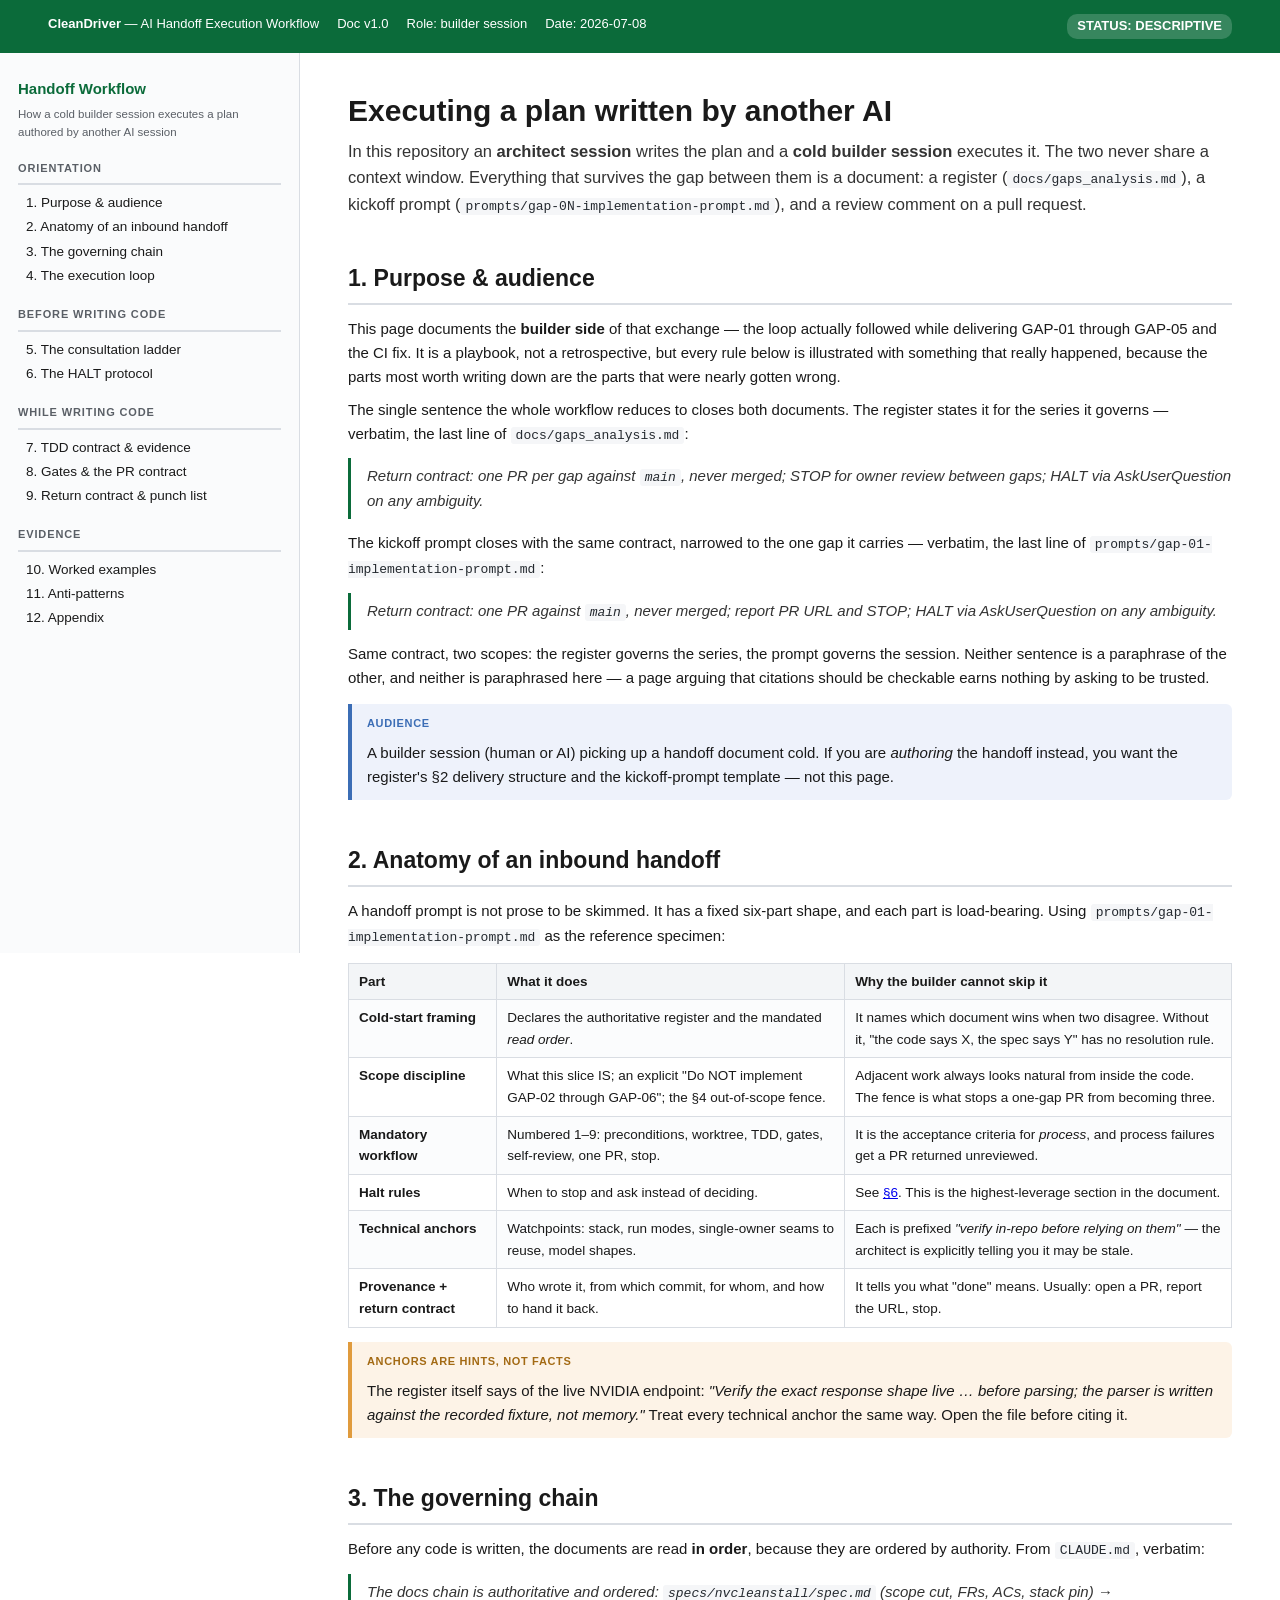
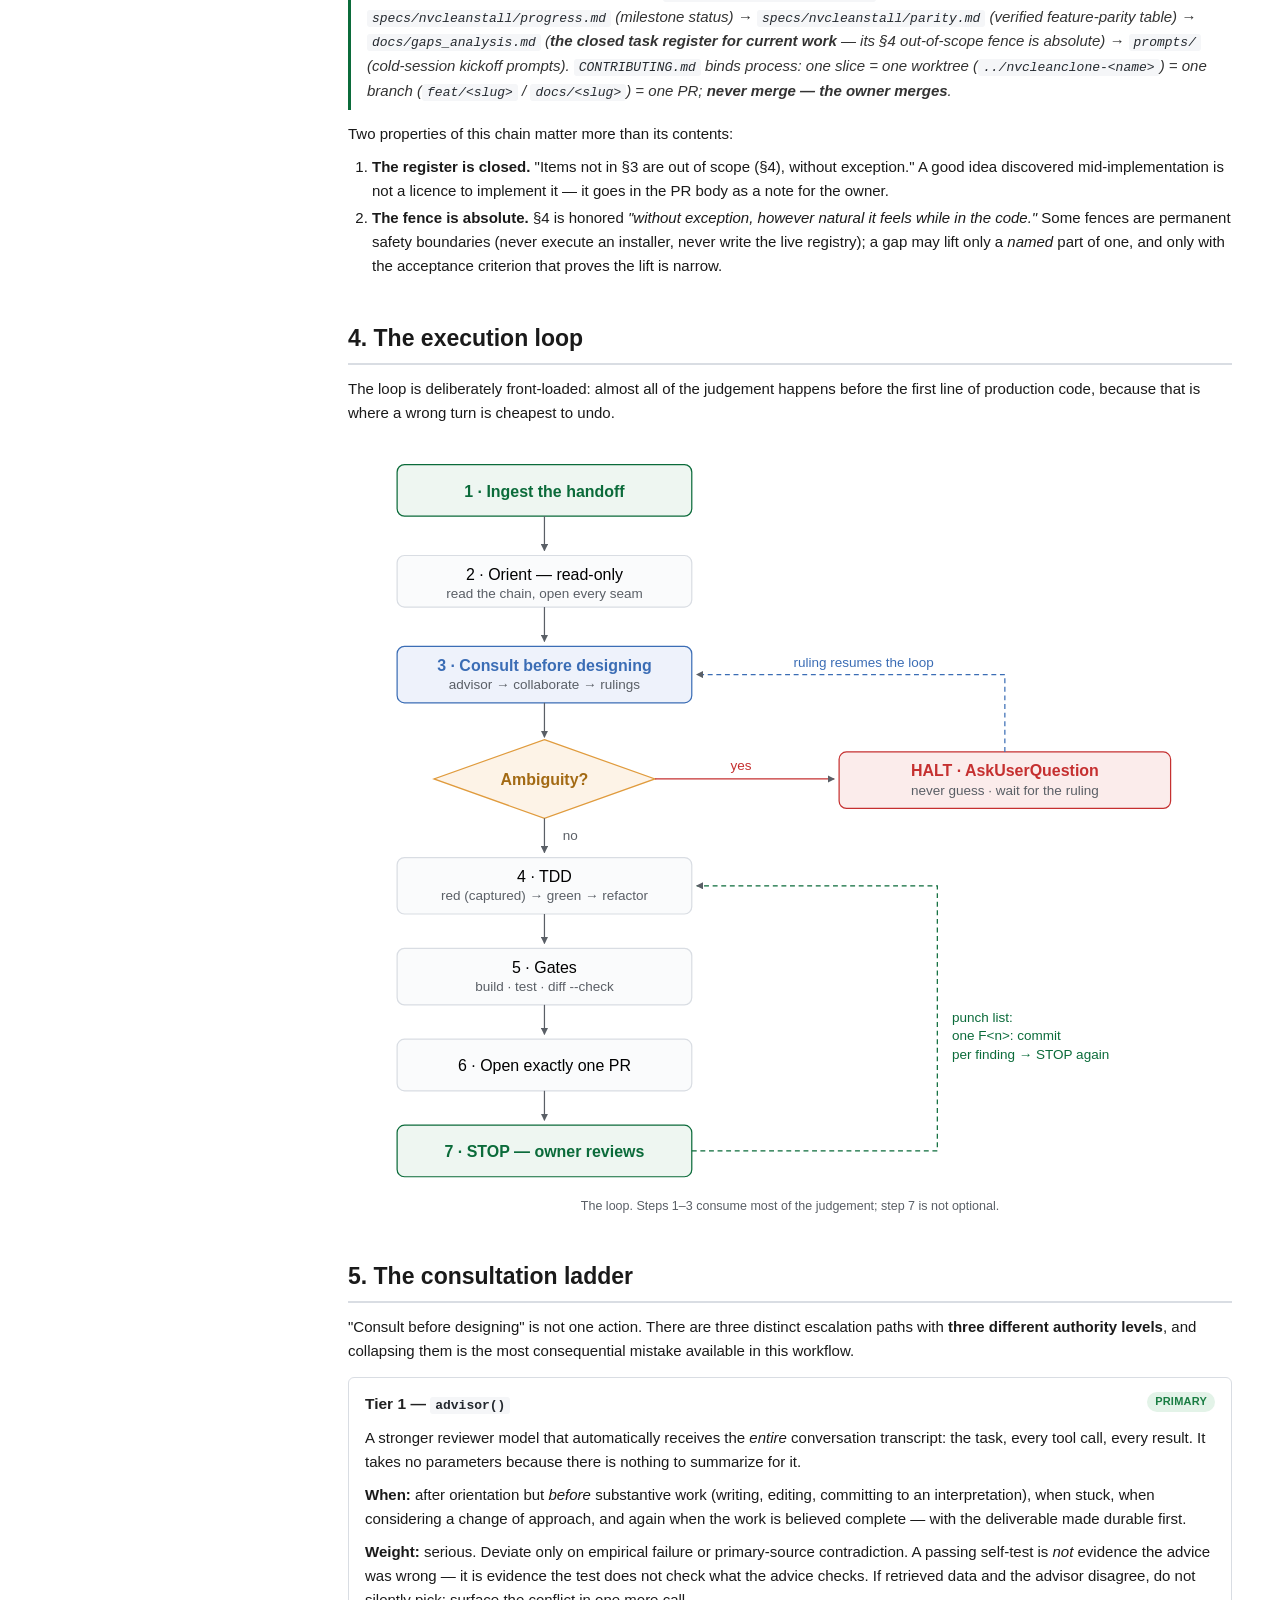
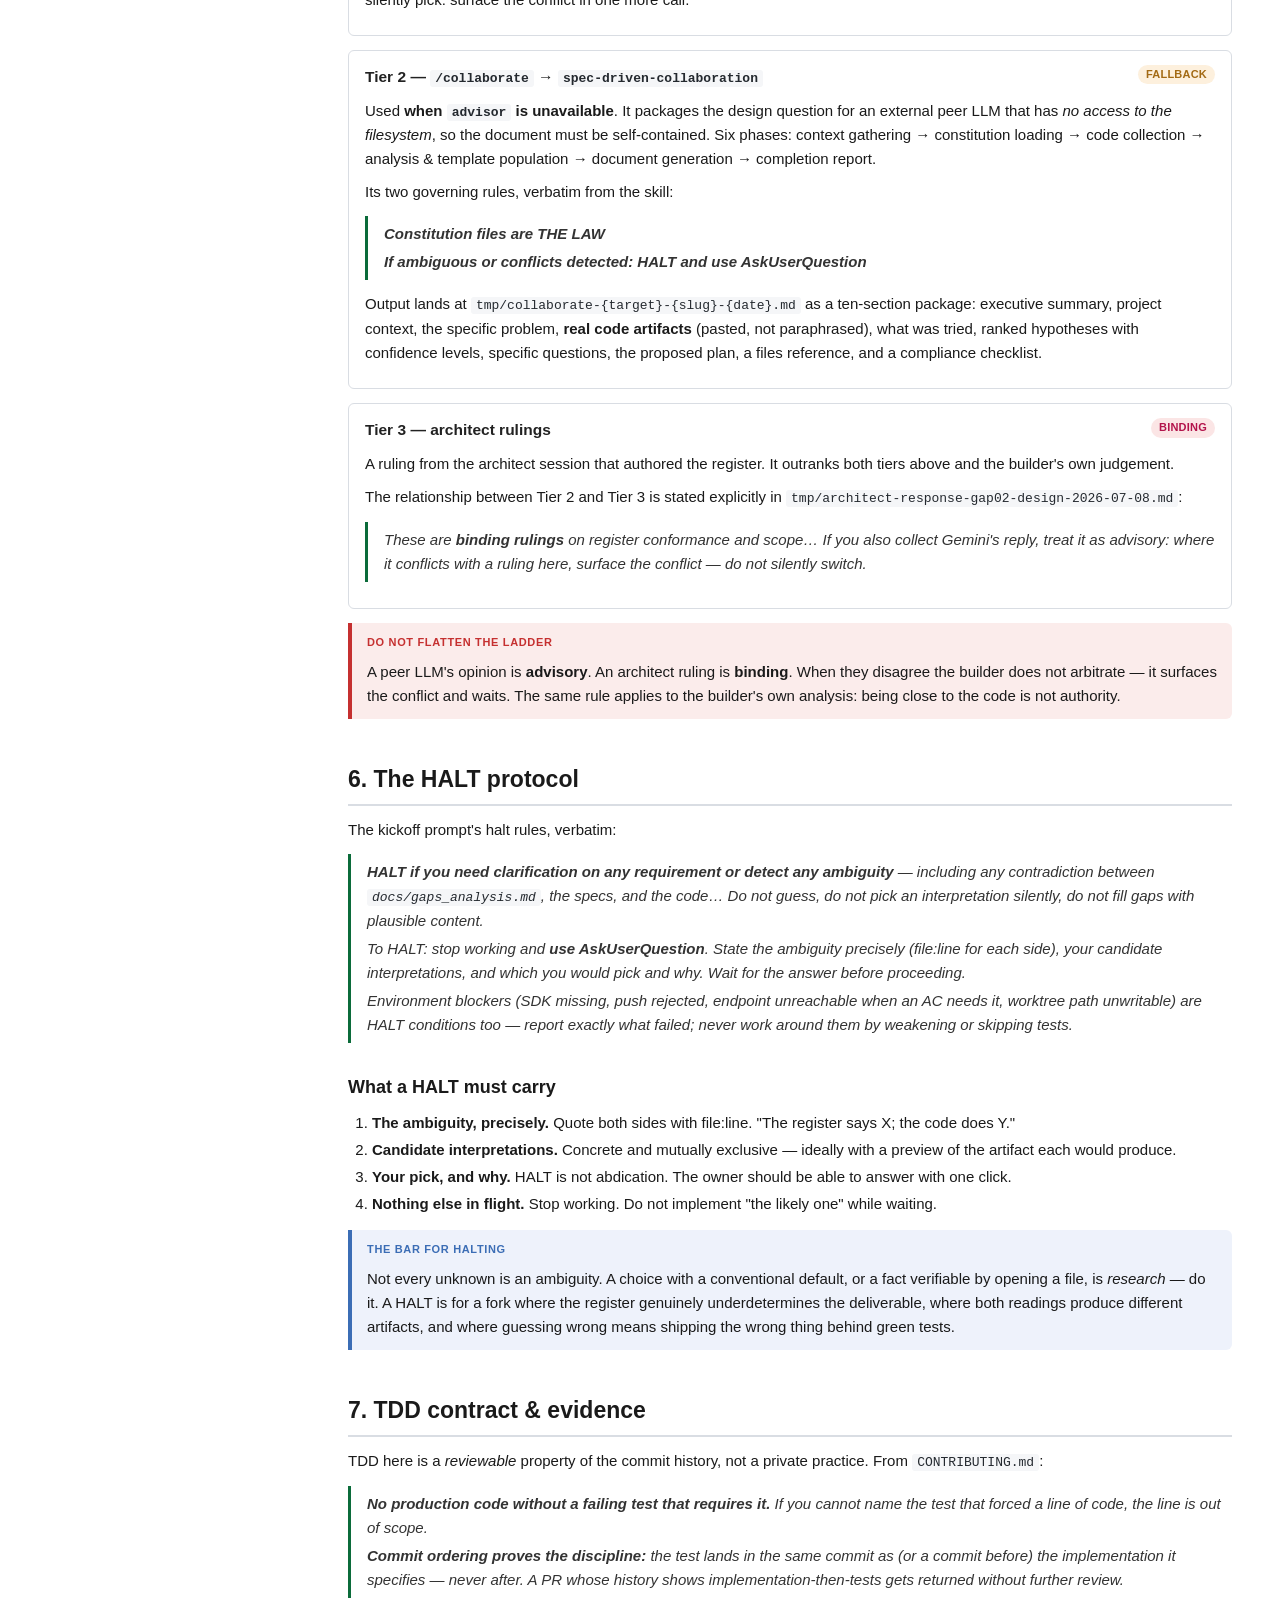
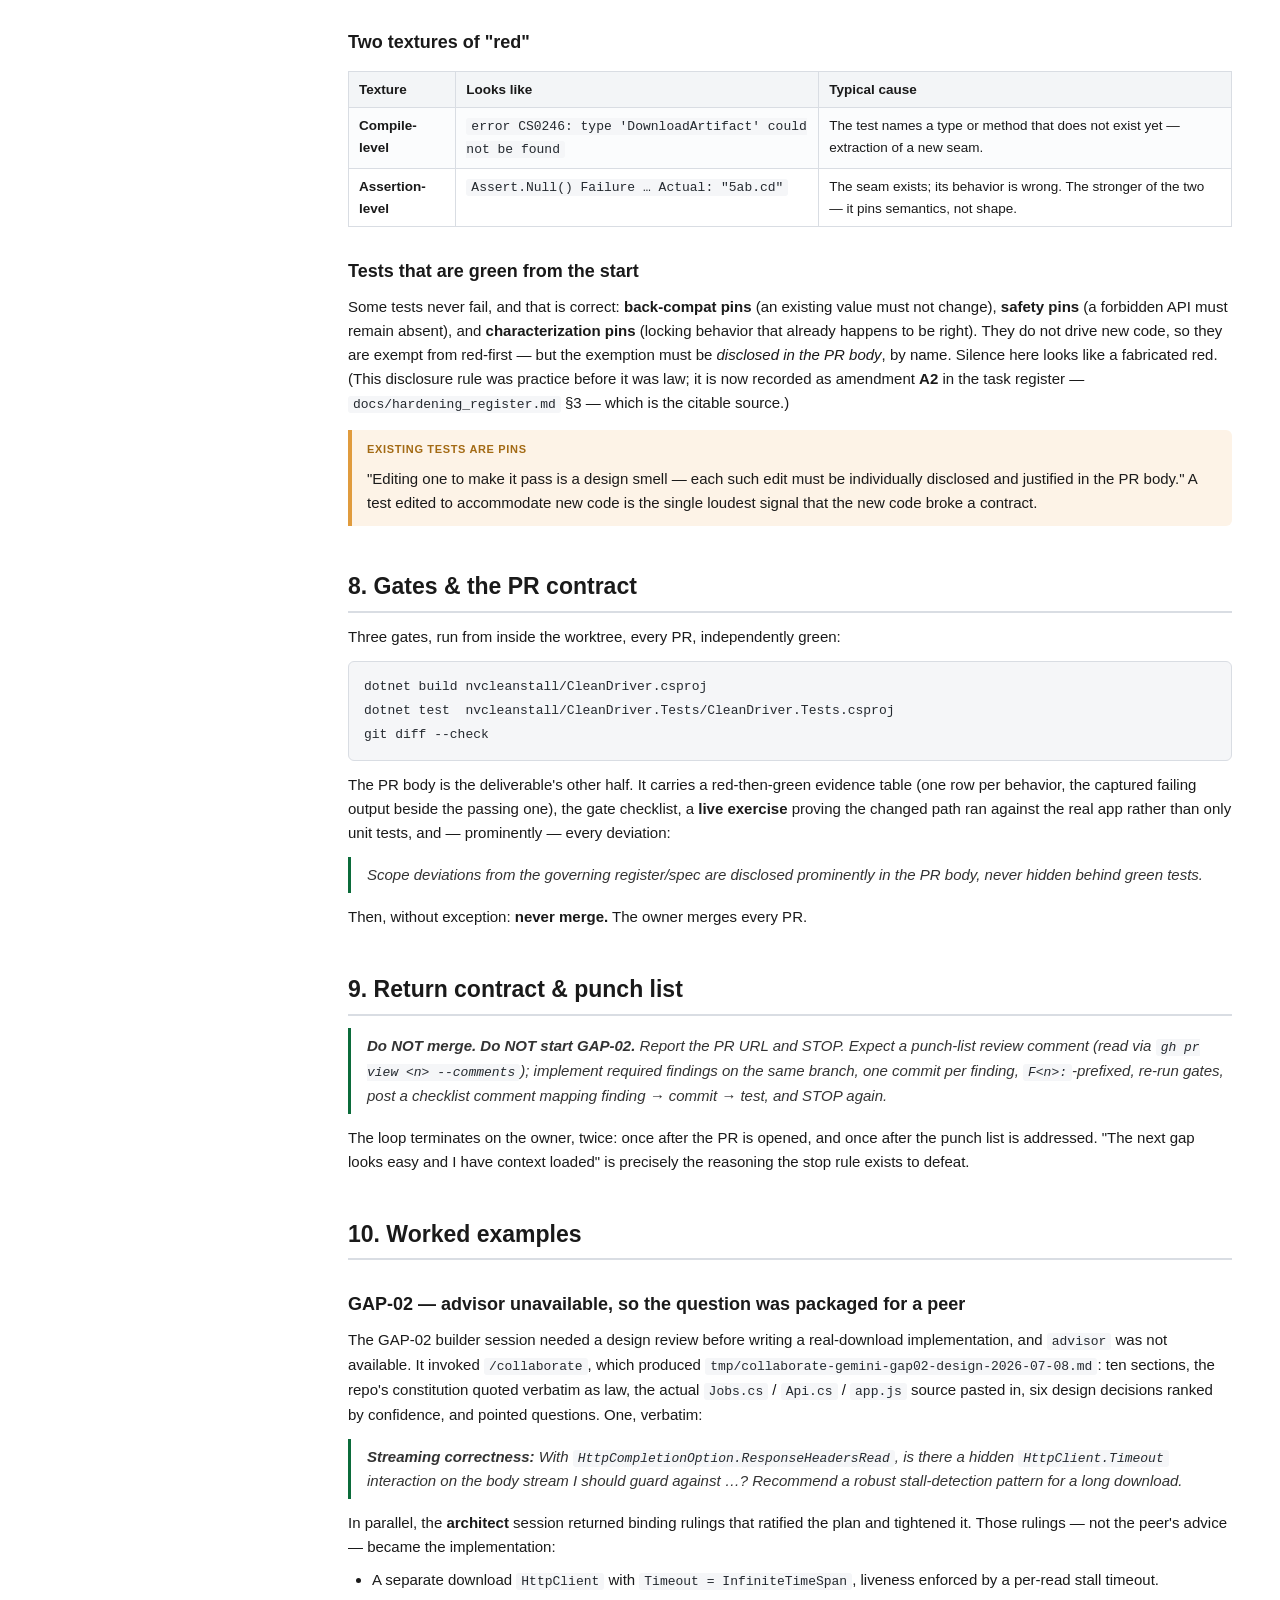
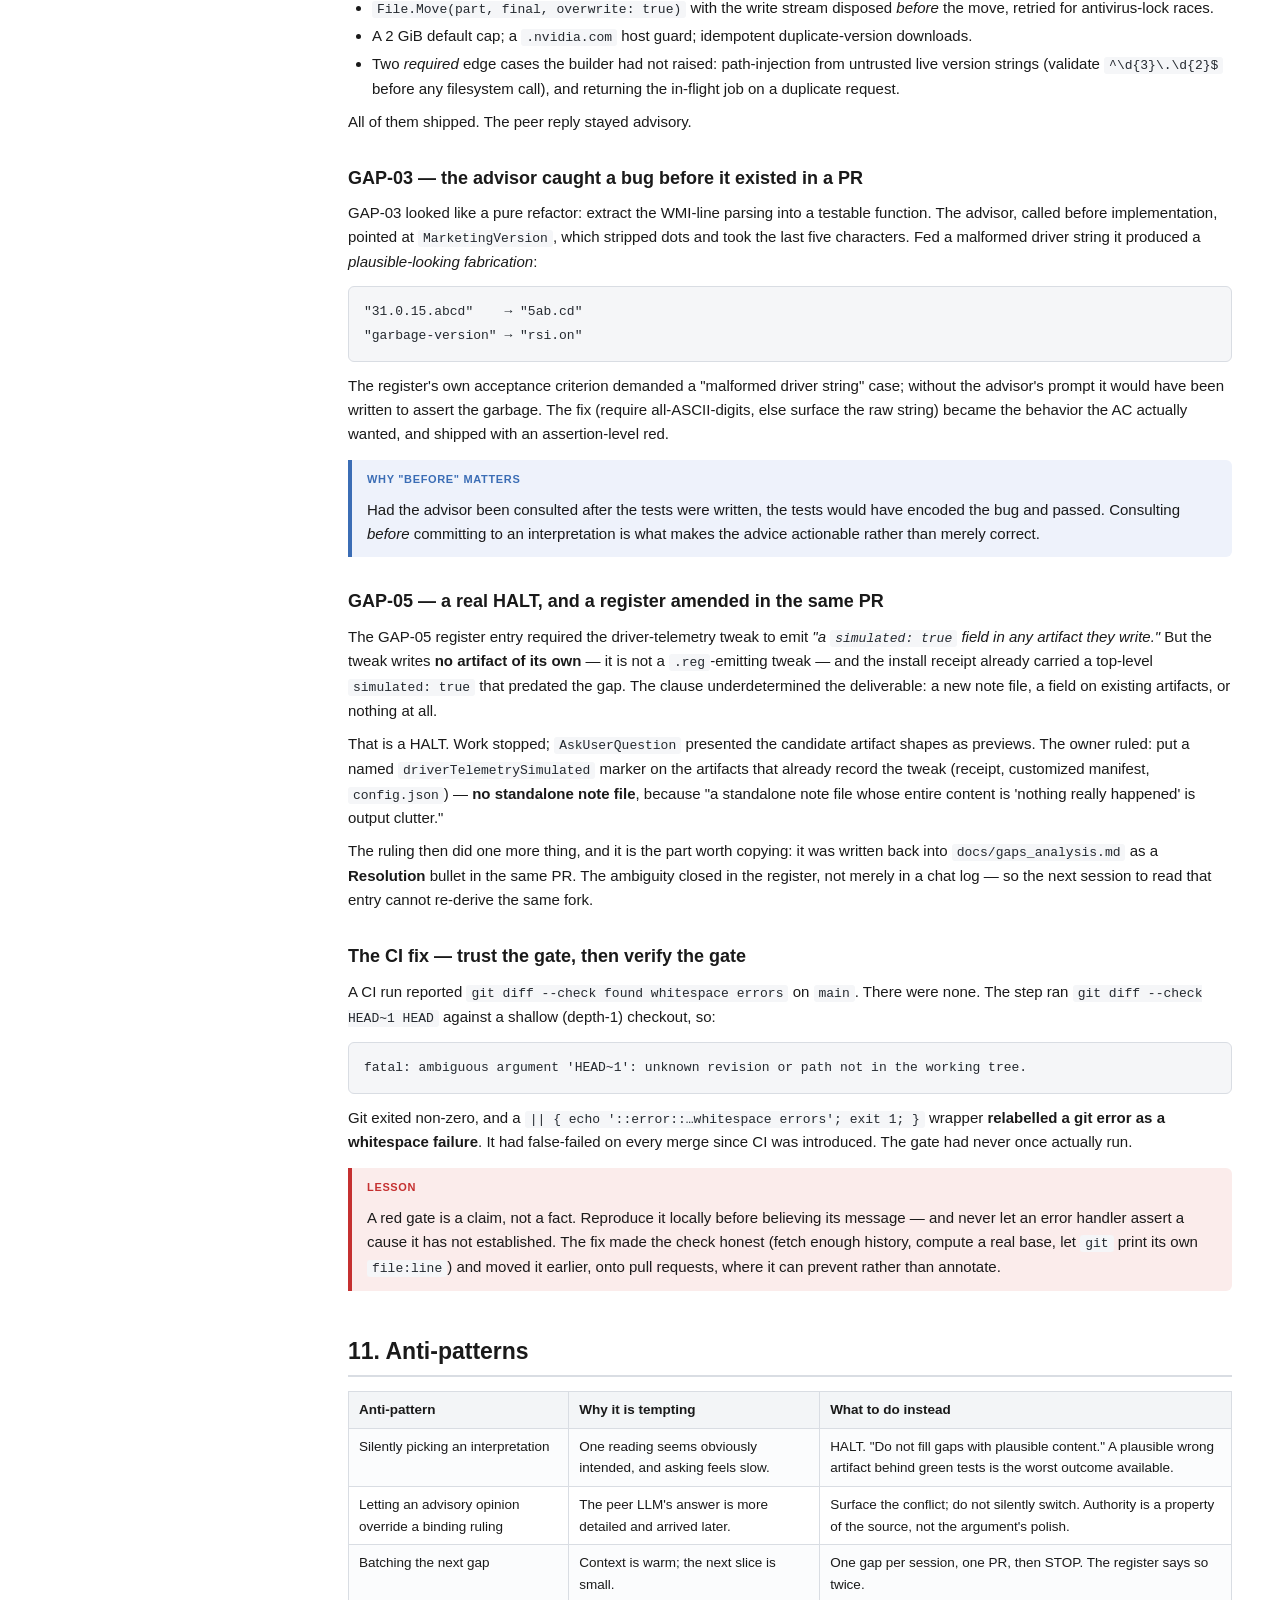
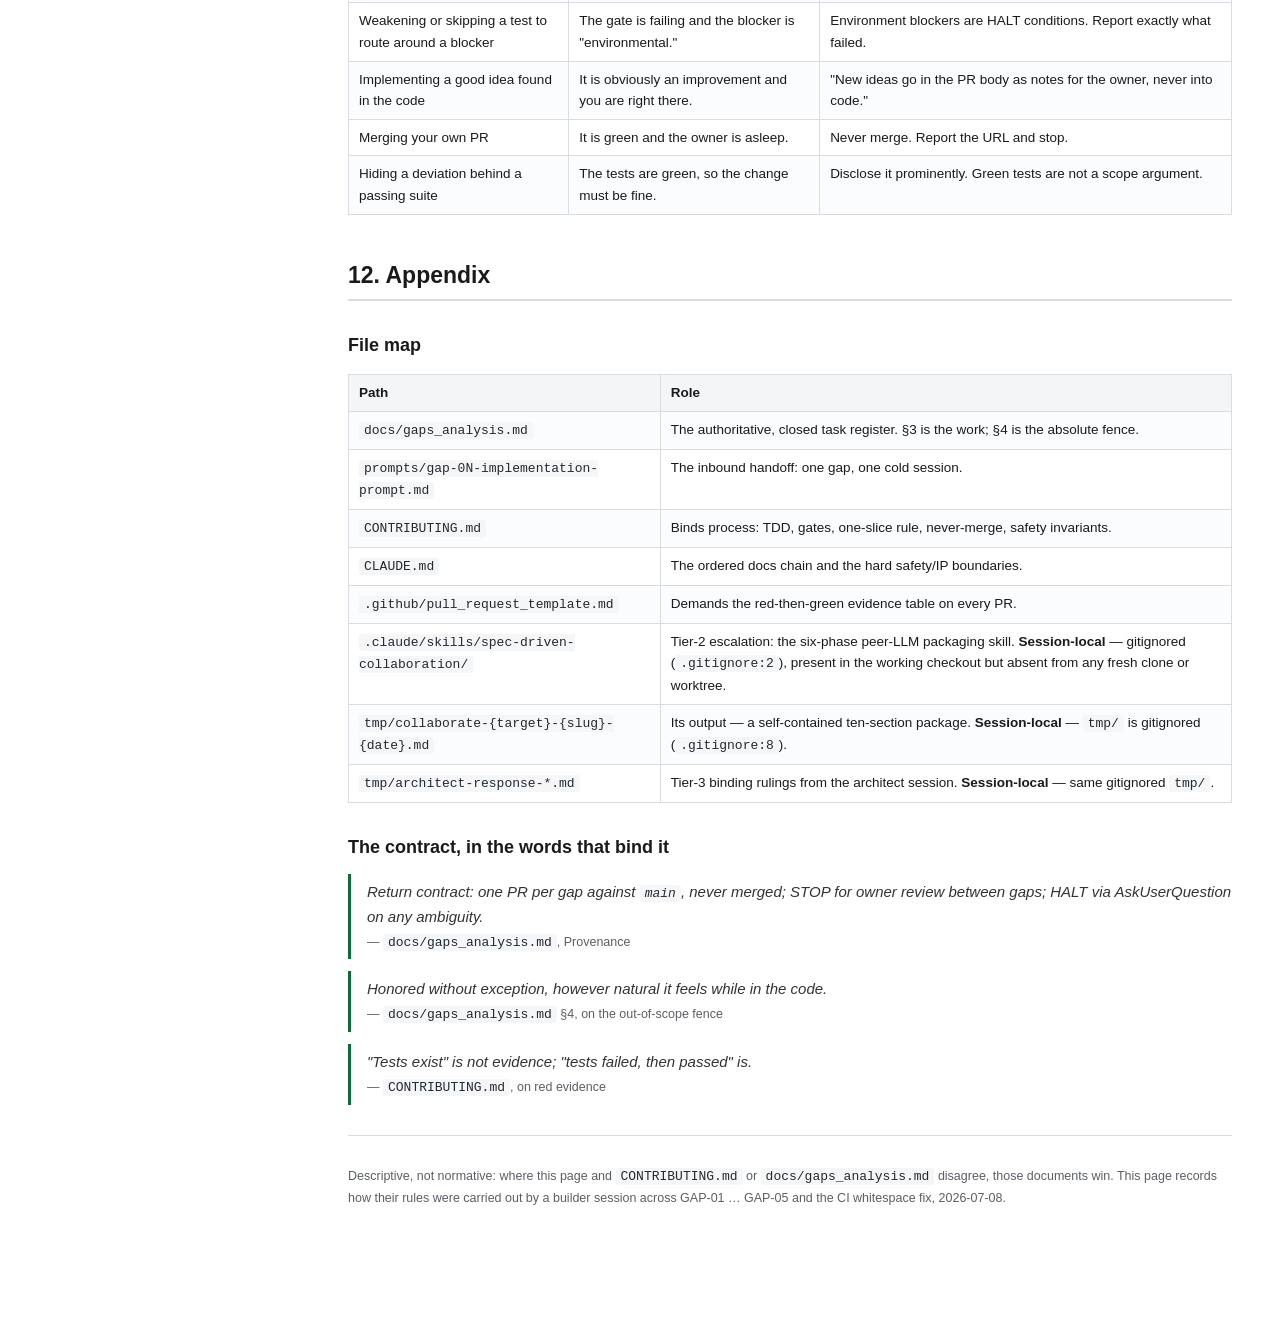
<file: docs/ai-handoff-workflow.html>
<!DOCTYPE html>
<html lang="en">
<head>
<meta charset="UTF-8">
<meta name="viewport" content="width=device-width, initial-scale=1.0">
<title>AI Handoff Execution Workflow — CleanDriver · v1.0 · 2026-07-08</title>
<style>
  :root{
    --bg:#ffffff; --fg:#1a1a1a; --muted:#5a5f66; --line:#d9dde3;
    --accent:#0b6b3a; --accent-bg:#eef6f1; --code-bg:#f5f6f8; --code-fg:#24292f;
    --warn-bg:#fdf3e7; --warn-bd:#e09b3d; --danger-bg:#fbeceb; --danger-bd:#c53030;
    --note-bg:#eef2fb; --note-bd:#3b6db5; --kw:#b3134b;
  }
  *{box-sizing:border-box}
  html{scroll-behavior:smooth}
  body{
    margin:0; background:var(--bg); color:var(--fg);
    font:15px/1.6 -apple-system,BlinkMacSystemFont,"Segoe UI",Roboto,Helvetica,Arial,sans-serif;
  }
  .wrap{display:flex;min-height:100vh}
  nav.toc{
    width:300px;flex-shrink:0;position:sticky;top:0;align-self:flex-start;
    height:100vh;overflow:auto;padding:24px 18px;border-right:1px solid var(--line);
    background:#fafbfc;font-size:13.5px;
  }
  nav.toc h2{font-size:11px;text-transform:uppercase;letter-spacing:.08em;color:var(--muted);margin:18px 0 6px}
  nav.toc h2:first-child{margin-top:0}
  nav.toc a{display:block;color:var(--fg);text-decoration:none;padding:3px 8px;border-radius:4px;line-height:1.35}
  nav.toc a:hover{background:var(--accent-bg);color:var(--accent)}
  nav.toc .title{font-weight:700;font-size:15px;margin-bottom:4px;color:var(--accent)}
  nav.toc .meta{font-size:11.5px;color:var(--muted);margin-bottom:14px}
  main{flex:1;min-width:0;max-width:980px;margin:0 auto;padding:40px 48px 120px}
  h1{font-size:30px;line-height:1.2;margin:0 0 6px}
  h2{font-size:23px;margin:42px 0 12px;padding-bottom:6px;border-bottom:2px solid var(--line)}
  h3{font-size:18px;margin:30px 0 8px}
  h4{font-size:15.5px;margin:22px 0 6px;color:#222}
  p{margin:9px 0}
  .lead{font-size:16.5px;color:#333}
  code,kbd{font-family:"SFMono-Regular",Consolas,"Liberation Mono",Menlo,monospace;font-size:13px}
  code.inline{background:var(--code-bg);color:var(--code-fg);padding:1px 5px;border-radius:3px}
  pre{background:var(--code-bg);border:1px solid var(--line);border-radius:6px;padding:13px 15px;overflow-x:auto;margin:12px 0}
  pre code{background:none;padding:0;color:var(--code-fg);font-size:13px;line-height:1.5}
  table{border-collapse:collapse;width:100%;margin:14px 0;font-size:13.5px}
  th,td{border:1px solid var(--line);padding:7px 10px;text-align:left;vertical-align:top}
  th{background:#f3f5f7;font-weight:600}
  tr:nth-child(even) td{background:#fbfcfd}
  .callout{border-left:4px solid;padding:11px 15px;border-radius:0 6px 6px 0;margin:14px 0}
  .callout p:first-child{margin-top:0}.callout p:last-child{margin-bottom:0}
  .note{background:var(--note-bg);border-color:var(--note-bd)}
  .warn{background:var(--warn-bg);border-color:var(--warn-bd)}
  .danger{background:var(--danger-bg);border-color:var(--danger-bd)}
  .callout .lbl{font-weight:700;text-transform:uppercase;font-size:11px;letter-spacing:.06em;display:block;margin-bottom:2px}
  .note .lbl{color:var(--note-bd)} .warn .lbl{color:#a36a14} .danger .lbl{color:var(--danger-bd)}
  ul,ol{padding-left:24px;margin:9px 0}
  li{margin:3px 0}
  .pill{display:inline-block;padding:1px 8px;border-radius:10px;font-size:11.5px;font-weight:600;letter-spacing:.02em}
  .pill.full{background:#e3f3e8;color:#1a7d43}
  .pill.partial{background:#fdf0dd;color:#a36a14}
  .pill.na{background:#eeeef0;color:#666}
  .pill.must{background:#fbe5e5;color:#b3134b}
  hr{border:none;border-top:1px solid var(--line);margin:30px 0}
  .docbar{background:var(--accent);color:#fff;padding:14px 48px;font-size:13px;display:flex;gap:18px;flex-wrap:wrap}
  .docbar b{font-weight:600}
  .docbar .st{margin-left:auto;background:rgba(255,255,255,.18);padding:2px 10px;border-radius:10px;font-weight:600}
  blockquote{margin:12px 0;padding:2px 0 2px 16px;border-left:3px solid var(--accent);color:#333;font-style:italic}
  blockquote p{margin:4px 0}
  figure{margin:20px 0;text-align:center}
  figure svg{max-width:100%;height:auto}
  figcaption{font-size:12.5px;color:var(--muted);margin-top:8px}
  .tier{border:1px solid var(--line);border-radius:6px;padding:14px 16px;margin:14px 0}
  .tier h4{margin-top:0}
  .tier .auth{float:right;font-size:11px}
  @media(max-width:920px){.wrap{flex-direction:column}nav.toc{position:static;width:auto;height:auto;border-right:none;border-bottom:1px solid var(--line)}main{padding:24px}}
  @media print{nav.toc{display:none}main{max-width:none}}
</style>
</head>
<body>
<div class="docbar">
  <span><b>CleanDriver</b> — AI Handoff Execution Workflow</span>
  <span>Doc v1.0</span>
  <span>Role: builder session</span>
  <span>Date: 2026-07-08</span>
  <span class="st">STATUS: DESCRIPTIVE</span>
</div>
<div class="wrap">
<nav class="toc">
  <div class="title">Handoff Workflow</div>
  <div class="meta">How a cold builder session executes a plan authored by another AI session</div>
  <h2>Orientation</h2>
  <a href="#purpose-audience">1. Purpose &amp; audience</a>
  <a href="#inbound">2. Anatomy of an inbound handoff</a>
  <a href="#chain">3. The governing chain</a>
  <a href="#loop">4. The execution loop</a>
  <h2>Before writing code</h2>
  <a href="#ladder">5. The consultation ladder</a>
  <a href="#halt">6. The HALT protocol</a>
  <h2>While writing code</h2>
  <a href="#tdd">7. TDD contract &amp; evidence</a>
  <a href="#gates">8. Gates &amp; the PR contract</a>
  <a href="#return">9. Return contract &amp; punch list</a>
  <h2>Evidence</h2>
  <a href="#examples">10. Worked examples</a>
  <a href="#antipatterns">11. Anti-patterns</a>
  <a href="#appendix">12. Appendix</a>
</nav>

<main>

<h1 id="purpose">Executing a plan written by another AI</h1>
<p class="lead">In this repository an <b>architect session</b> writes the plan and a <b>cold builder session</b> executes it. The two never share a context window. Everything that survives the gap between them is a document: a register (<code class="inline">docs/gaps_analysis.md</code>), a kickoff prompt (<code class="inline">prompts/gap-0N-implementation-prompt.md</code>), and a review comment on a pull request.</p>

<h2 id="purpose-audience">1. Purpose &amp; audience</h2>

<p>This page documents the <b>builder side</b> of that exchange — the loop actually followed while delivering GAP-01 through GAP-05 and the CI fix. It is a playbook, not a retrospective, but every rule below is illustrated with something that really happened, because the parts most worth writing down are the parts that were nearly gotten wrong.</p>

<p>The single sentence the whole workflow reduces to closes both documents. The register states it for the series it governs — verbatim, the last line of <code class="inline">docs/gaps_analysis.md</code>:</p>

<blockquote><p>Return contract: one PR per gap against <code class="inline">main</code>, never merged; STOP for owner review between gaps; HALT via AskUserQuestion on any ambiguity.</p></blockquote>

<p>The kickoff prompt closes with the same contract, narrowed to the one gap it carries — verbatim, the last line of <code class="inline">prompts/gap-01-implementation-prompt.md</code>:</p>

<blockquote><p>Return contract: one PR against <code class="inline">main</code>, never merged; report PR URL and STOP; HALT via AskUserQuestion on any ambiguity.</p></blockquote>

<p>Same contract, two scopes: the register governs the series, the prompt governs the session. Neither sentence is a paraphrase of the other, and neither is paraphrased here — a page arguing that citations should be checkable earns nothing by asking to be trusted.</p>

<div class="callout note">
  <span class="lbl">Audience</span>
  <p>A builder session (human or AI) picking up a handoff document cold. If you are <em>authoring</em> the handoff instead, you want the register's §2 delivery structure and the kickoff-prompt template — not this page.</p>
</div>

<h2 id="inbound">2. Anatomy of an inbound handoff</h2>

<p>A handoff prompt is not prose to be skimmed. It has a fixed six-part shape, and each part is load-bearing. Using <code class="inline">prompts/gap-01-implementation-prompt.md</code> as the reference specimen:</p>

<table>
  <tr><th>Part</th><th>What it does</th><th>Why the builder cannot skip it</th></tr>
  <tr><td><b>Cold-start framing</b></td><td>Declares the authoritative register and the mandated <em>read order</em>.</td><td>It names which document wins when two disagree. Without it, "the code says X, the spec says Y" has no resolution rule.</td></tr>
  <tr><td><b>Scope discipline</b></td><td>What this slice IS; an explicit "Do NOT implement GAP-02 through GAP-06"; the §4 out-of-scope fence.</td><td>Adjacent work always looks natural from inside the code. The fence is what stops a one-gap PR from becoming three.</td></tr>
  <tr><td><b>Mandatory workflow</b></td><td>Numbered 1–9: preconditions, worktree, TDD, gates, self-review, one PR, stop.</td><td>It is the acceptance criteria for <em>process</em>, and process failures get a PR returned unreviewed.</td></tr>
  <tr><td><b>Halt rules</b></td><td>When to stop and ask instead of deciding.</td><td>See <a href="#halt">§6</a>. This is the highest-leverage section in the document.</td></tr>
  <tr><td><b>Technical anchors</b></td><td>Watchpoints: stack, run modes, single-owner seams to reuse, model shapes.</td><td>Each is prefixed <em>"verify in-repo before relying on them"</em> — the architect is explicitly telling you it may be stale.</td></tr>
  <tr><td><b>Provenance + return contract</b></td><td>Who wrote it, from which commit, for whom, and how to hand it back.</td><td>It tells you what "done" means. Usually: open a PR, report the URL, stop.</td></tr>
</table>

<div class="callout warn">
  <span class="lbl">Anchors are hints, not facts</span>
  <p>The register itself says of the live NVIDIA endpoint: <em>"Verify the exact response shape live … before parsing; the parser is written against the recorded fixture, not memory."</em> Treat every technical anchor the same way. Open the file before citing it.</p>
</div>

<h2 id="chain">3. The governing chain</h2>

<p>Before any code is written, the documents are read <b>in order</b>, because they are ordered by authority. From <code class="inline">CLAUDE.md</code>, verbatim:</p>

<blockquote><p>The docs chain is authoritative and ordered: <code class="inline">specs/nvcleanstall/spec.md</code> (scope cut, FRs, ACs, stack pin) → <code class="inline">specs/nvcleanstall/progress.md</code> (milestone status) → <code class="inline">specs/nvcleanstall/parity.md</code> (verified feature-parity table) → <code class="inline">docs/gaps_analysis.md</code> (<b>the closed task register for current work</b> — its §4 out-of-scope fence is absolute) → <code class="inline">prompts/</code> (cold-session kickoff prompts). <code class="inline">CONTRIBUTING.md</code> binds process: one slice = one worktree (<code class="inline">../nvcleanclone-&lt;name&gt;</code>) = one branch (<code class="inline">feat/&lt;slug&gt;</code> / <code class="inline">docs/&lt;slug&gt;</code>) = one PR; <b>never merge — the owner merges</b>.</p></blockquote>

<p>Two properties of this chain matter more than its contents:</p>
<ol>
  <li><b>The register is closed.</b> "Items not in §3 are out of scope (§4), without exception." A good idea discovered mid-implementation is not a licence to implement it — it goes in the PR body as a note for the owner.</li>
  <li><b>The fence is absolute.</b> §4 is honored <em>"without exception, however natural it feels while in the code."</em> Some fences are permanent safety boundaries (never execute an installer, never write the live registry); a gap may lift only a <em>named</em> part of one, and only with the acceptance criterion that proves the lift is narrow.</li>
</ol>

<h2 id="loop">4. The execution loop</h2>

<p>The loop is deliberately front-loaded: almost all of the judgement happens before the first line of production code, because that is where a wrong turn is cheapest to undo.</p>

<figure>
<svg viewBox="0 0 720 600" role="img" aria-labelledby="flow-title flow-desc" xmlns="http://www.w3.org/2000/svg">
  <title id="flow-title">The builder execution loop</title>
  <desc id="flow-desc">Ingest the handoff, orient read-only, consult before designing, HALT on ambiguity, then test-driven development, gates, pull request, and stop for owner review. A punch-list review loops back to the TDD stage.</desc>
  <defs>
    <marker id="ar" viewBox="0 0 10 10" refX="9" refY="5" markerWidth="6" markerHeight="6" orient="auto-start-reverse">
      <path d="M 0 0 L 10 5 L 0 10 z" fill="#5a5f66"/>
    </marker>
  </defs>
  <g font-family="-apple-system,Segoe UI,Roboto,sans-serif" font-size="13">

    <rect x="40" y="16" width="240" height="42" rx="6" fill="#eef6f1" stroke="#0b6b3a"/>
    <text x="160" y="42" text-anchor="middle" fill="#0b6b3a" font-weight="600">1 · Ingest the handoff</text>

    <rect x="40" y="90" width="240" height="42" rx="6" fill="#fafbfc" stroke="#d9dde3"/>
    <text x="160" y="110" text-anchor="middle">2 · Orient — read-only</text>
    <text x="160" y="125" text-anchor="middle" font-size="11" fill="#5a5f66">read the chain, open every seam</text>

    <rect x="40" y="164" width="240" height="46" rx="6" fill="#eef2fb" stroke="#3b6db5"/>
    <text x="160" y="184" text-anchor="middle" fill="#3b6db5" font-weight="600">3 · Consult before designing</text>
    <text x="160" y="199" text-anchor="middle" font-size="11" fill="#5a5f66">advisor → collaborate → rulings</text>

    <path d="M 160 240 L 250 272 L 160 304 L 70 272 z" fill="#fdf3e7" stroke="#e09b3d"/>
    <text x="160" y="277" text-anchor="middle" font-weight="600" fill="#a36a14">Ambiguity?</text>

    <rect x="400" y="250" width="270" height="46" rx="6" fill="#fbeceb" stroke="#c53030"/>
    <text x="535" y="270" text-anchor="middle" fill="#c53030" font-weight="600">HALT · AskUserQuestion</text>
    <text x="535" y="285" text-anchor="middle" font-size="11" fill="#5a5f66">never guess · wait for the ruling</text>

    <rect x="40" y="336" width="240" height="46" rx="6" fill="#fafbfc" stroke="#d9dde3"/>
    <text x="160" y="356" text-anchor="middle">4 · TDD</text>
    <text x="160" y="371" text-anchor="middle" font-size="11" fill="#5a5f66">red (captured) → green → refactor</text>

    <rect x="40" y="410" width="240" height="46" rx="6" fill="#fafbfc" stroke="#d9dde3"/>
    <text x="160" y="430" text-anchor="middle">5 · Gates</text>
    <text x="160" y="445" text-anchor="middle" font-size="11" fill="#5a5f66">build · test · diff --check</text>

    <rect x="40" y="484" width="240" height="42" rx="6" fill="#fafbfc" stroke="#d9dde3"/>
    <text x="160" y="510" text-anchor="middle">6 · Open exactly one PR</text>

    <rect x="40" y="554" width="240" height="42" rx="6" fill="#eef6f1" stroke="#0b6b3a"/>
    <text x="160" y="580" text-anchor="middle" fill="#0b6b3a" font-weight="600">7 · STOP — owner reviews</text>

    <path d="M 160 58 L 160 86" stroke="#5a5f66" fill="none" marker-end="url(#ar)"/>
    <path d="M 160 132 L 160 160" stroke="#5a5f66" fill="none" marker-end="url(#ar)"/>
    <path d="M 160 210 L 160 238" stroke="#5a5f66" fill="none" marker-end="url(#ar)"/>
    <path d="M 250 272 L 396 272" stroke="#c53030" fill="none" marker-end="url(#ar)"/>
    <text x="320" y="265" text-anchor="middle" font-size="11" fill="#c53030">yes</text>
    <path d="M 160 304 L 160 332" stroke="#5a5f66" fill="none" marker-end="url(#ar)"/>
    <text x="175" y="322" font-size="11" fill="#5a5f66">no</text>
    <path d="M 535 250 L 535 187 L 284 187" stroke="#3b6db5" fill="none" stroke-dasharray="4 3" marker-end="url(#ar)"/>
    <text x="420" y="181" text-anchor="middle" font-size="11" fill="#3b6db5">ruling resumes the loop</text>
    <path d="M 160 382 L 160 406" stroke="#5a5f66" fill="none" marker-end="url(#ar)"/>
    <path d="M 160 456 L 160 480" stroke="#5a5f66" fill="none" marker-end="url(#ar)"/>
    <path d="M 160 526 L 160 550" stroke="#5a5f66" fill="none" marker-end="url(#ar)"/>

    <path d="M 280 575 L 480 575 L 480 359 L 284 359" stroke="#0b6b3a" fill="none" stroke-dasharray="4 3" marker-end="url(#ar)"/>
    <text x="492" y="470" font-size="11" fill="#0b6b3a">punch list:</text>
    <text x="492" y="485" font-size="11" fill="#0b6b3a">one F&lt;n&gt;: commit</text>
    <text x="492" y="500" font-size="11" fill="#0b6b3a">per finding → STOP again</text>
  </g>
</svg>
<figcaption>The loop. Steps 1–3 consume most of the judgement; step 7 is not optional.</figcaption>
</figure>

<h2 id="ladder">5. The consultation ladder</h2>

<p>"Consult before designing" is not one action. There are three distinct escalation paths with <b>three different authority levels</b>, and collapsing them is the most consequential mistake available in this workflow.</p>

<div class="tier">
  <h4><span class="pill full auth">PRIMARY</span> Tier 1 — <code class="inline">advisor()</code></h4>
  <p>A stronger reviewer model that automatically receives the <em>entire</em> conversation transcript: the task, every tool call, every result. It takes no parameters because there is nothing to summarize for it.</p>
  <p><b>When:</b> after orientation but <em>before</em> substantive work (writing, editing, committing to an interpretation), when stuck, when considering a change of approach, and again when the work is believed complete — with the deliverable made durable first.</p>
  <p><b>Weight:</b> serious. Deviate only on empirical failure or primary-source contradiction. A passing self-test is <em>not</em> evidence the advice was wrong — it is evidence the test does not check what the advice checks. If retrieved data and the advisor disagree, do not silently pick: surface the conflict in one more call.</p>
</div>

<div class="tier">
  <h4><span class="pill partial auth">FALLBACK</span> Tier 2 — <code class="inline">/collaborate</code> → <code class="inline">spec-driven-collaboration</code></h4>
  <p>Used <b>when <code class="inline">advisor</code> is unavailable</b>. It packages the design question for an external peer LLM that has <em>no access to the filesystem</em>, so the document must be self-contained. Six phases: context gathering → constitution loading → code collection → analysis &amp; template population → document generation → completion report.</p>
  <p>Its two governing rules, verbatim from the skill:</p>
  <blockquote>
    <p><b>Constitution files are THE LAW</b></p>
    <p><b>If ambiguous or conflicts detected: HALT and use AskUserQuestion</b></p>
  </blockquote>
  <p>Output lands at <code class="inline">tmp/collaborate-{target}-{slug}-{date}.md</code> as a ten-section package: executive summary, project context, the specific problem, <b>real code artifacts</b> (pasted, not paraphrased), what was tried, ranked hypotheses with confidence levels, specific questions, the proposed plan, a files reference, and a compliance checklist.</p>
</div>

<div class="tier">
  <h4><span class="pill must auth">BINDING</span> Tier 3 — architect rulings</h4>
  <p>A ruling from the architect session that authored the register. It outranks both tiers above and the builder's own judgement.</p>
  <p>The relationship between Tier 2 and Tier 3 is stated explicitly in <code class="inline">tmp/architect-response-gap02-design-2026-07-08.md</code>:</p>
  <blockquote><p>These are <b>binding rulings</b> on register conformance and scope… If you also collect Gemini's reply, treat it as advisory: where it conflicts with a ruling here, surface the conflict — do not silently switch.</p></blockquote>
</div>

<div class="callout danger">
  <span class="lbl">Do not flatten the ladder</span>
  <p>A peer LLM's opinion is <b>advisory</b>. An architect ruling is <b>binding</b>. When they disagree the builder does not arbitrate — it surfaces the conflict and waits. The same rule applies to the builder's own analysis: being close to the code is not authority.</p>
</div>

<h2 id="halt">6. The HALT protocol</h2>

<p>The kickoff prompt's halt rules, verbatim:</p>

<blockquote>
  <p><b>HALT if you need clarification on any requirement or detect any ambiguity</b> — including any contradiction between <code class="inline">docs/gaps_analysis.md</code>, the specs, and the code… Do not guess, do not pick an interpretation silently, do not fill gaps with plausible content.</p>
  <p>To HALT: stop working and <b>use AskUserQuestion</b>. State the ambiguity precisely (file:line for each side), your candidate interpretations, and which you would pick and why. Wait for the answer before proceeding.</p>
  <p>Environment blockers (SDK missing, push rejected, endpoint unreachable when an AC needs it, worktree path unwritable) are HALT conditions too — report exactly what failed; never work around them by weakening or skipping tests.</p>
</blockquote>

<h3>What a HALT must carry</h3>
<ol>
  <li><b>The ambiguity, precisely.</b> Quote both sides with file:line. "The register says X; the code does Y."</li>
  <li><b>Candidate interpretations.</b> Concrete and mutually exclusive — ideally with a preview of the artifact each would produce.</li>
  <li><b>Your pick, and why.</b> HALT is not abdication. The owner should be able to answer with one click.</li>
  <li><b>Nothing else in flight.</b> Stop working. Do not implement "the likely one" while waiting.</li>
</ol>

<div class="callout note">
  <span class="lbl">The bar for HALTing</span>
  <p>Not every unknown is an ambiguity. A choice with a conventional default, or a fact verifiable by opening a file, is <em>research</em> — do it. A HALT is for a fork where the register genuinely underdetermines the deliverable, where both readings produce different artifacts, and where guessing wrong means shipping the wrong thing behind green tests.</p>
</div>

<h2 id="tdd">7. TDD contract &amp; evidence</h2>

<p>TDD here is a <em>reviewable</em> property of the commit history, not a private practice. From <code class="inline">CONTRIBUTING.md</code>:</p>

<blockquote>
  <p><b>No production code without a failing test that requires it.</b> If you cannot name the test that forced a line of code, the line is out of scope.</p>
  <p><b>Commit ordering proves the discipline:</b> the test lands in the same commit as (or a commit before) the implementation it specifies — never after. A PR whose history shows implementation-then-tests gets returned without further review.</p>
</blockquote>

<h3>Two textures of "red"</h3>
<table>
  <tr><th>Texture</th><th>Looks like</th><th>Typical cause</th></tr>
  <tr><td><b>Compile-level</b></td><td><code class="inline">error CS0246: type 'DownloadArtifact' could not be found</code></td><td>The test names a type or method that does not exist yet — extraction of a new seam.</td></tr>
  <tr><td><b>Assertion-level</b></td><td><code class="inline">Assert.Null() Failure … Actual: "5ab.cd"</code></td><td>The seam exists; its behavior is wrong. The stronger of the two — it pins semantics, not shape.</td></tr>
</table>

<h3>Tests that are green from the start</h3>
<p>Some tests never fail, and that is correct: <b>back-compat pins</b> (an existing value must not change), <b>safety pins</b> (a forbidden API must remain absent), and <b>characterization pins</b> (locking behavior that already happens to be right). They do not drive new code, so they are exempt from red-first — but the exemption must be <em>disclosed in the PR body</em>, by name. Silence here looks like a fabricated red. (This disclosure rule was practice before it was law; it is now recorded as amendment <b>A2</b> in the task register — <code class="inline">docs/hardening_register.md</code> §3 — which is the citable source.)</p>

<div class="callout warn">
  <span class="lbl">Existing tests are pins</span>
  <p>"Editing one to make it pass is a design smell — each such edit must be individually disclosed and justified in the PR body." A test edited to accommodate new code is the single loudest signal that the new code broke a contract.</p>
</div>

<h2 id="gates">8. Gates &amp; the PR contract</h2>

<p>Three gates, run from inside the worktree, every PR, independently green:</p>
<pre><code>dotnet build nvcleanstall/CleanDriver.csproj
dotnet test  nvcleanstall/CleanDriver.Tests/CleanDriver.Tests.csproj
git diff --check</code></pre>

<p>The PR body is the deliverable's other half. It carries a red-then-green evidence table (one row per behavior, the captured failing output beside the passing one), the gate checklist, a <b>live exercise</b> proving the changed path ran against the real app rather than only unit tests, and — prominently — every deviation:</p>

<blockquote><p>Scope deviations from the governing register/spec are disclosed prominently in the PR body, never hidden behind green tests.</p></blockquote>

<p>Then, without exception: <b>never merge.</b> The owner merges every PR.</p>

<h2 id="return">9. Return contract &amp; punch list</h2>

<blockquote><p><b>Do NOT merge. Do NOT start GAP-02.</b> Report the PR URL and STOP. Expect a punch-list review comment (read via <code class="inline">gh pr view &lt;n&gt; --comments</code>); implement required findings on the same branch, one commit per finding, <code class="inline">F&lt;n&gt;:</code>-prefixed, re-run gates, post a checklist comment mapping finding → commit → test, and STOP again.</p></blockquote>

<p>The loop terminates on the owner, twice: once after the PR is opened, and once after the punch list is addressed. "The next gap looks easy and I have context loaded" is precisely the reasoning the stop rule exists to defeat.</p>

<h2 id="examples">10. Worked examples</h2>

<h3 id="ex-gap02">GAP-02 — advisor unavailable, so the question was packaged for a peer</h3>
<p>The GAP-02 builder session needed a design review before writing a real-download implementation, and <code class="inline">advisor</code> was not available. It invoked <code class="inline">/collaborate</code>, which produced <code class="inline">tmp/collaborate-gemini-gap02-design-2026-07-08.md</code>: ten sections, the repo's constitution quoted verbatim as law, the actual <code class="inline">Jobs.cs</code> / <code class="inline">Api.cs</code> / <code class="inline">app.js</code> source pasted in, six design decisions ranked by confidence, and pointed questions. One, verbatim:</p>

<blockquote><p><b>Streaming correctness:</b> With <code class="inline">HttpCompletionOption.ResponseHeadersRead</code>, is there a hidden <code class="inline">HttpClient.Timeout</code> interaction on the <em>body</em> stream I should guard against …? Recommend a robust stall-detection pattern for a long download.</p></blockquote>

<p>In parallel, the <b>architect</b> session returned binding rulings that ratified the plan and tightened it. Those rulings — not the peer's advice — became the implementation:</p>
<ul>
  <li>A separate download <code class="inline">HttpClient</code> with <code class="inline">Timeout = InfiniteTimeSpan</code>, liveness enforced by a per-read stall timeout.</li>
  <li><code class="inline">File.Move(part, final, overwrite: true)</code> with the write stream disposed <em>before</em> the move, retried for antivirus-lock races.</li>
  <li>A 2 GiB default cap; a <code class="inline">.nvidia.com</code> host guard; idempotent duplicate-version downloads.</li>
  <li>Two <em>required</em> edge cases the builder had not raised: path-injection from untrusted live version strings (validate <code class="inline">^\d{3}\.\d{2}$</code> before any filesystem call), and returning the in-flight job on a duplicate request.</li>
</ul>
<p>All of them shipped. The peer reply stayed advisory.</p>

<h3 id="ex-gap03">GAP-03 — the advisor caught a bug before it existed in a PR</h3>
<p>GAP-03 looked like a pure refactor: extract the WMI-line parsing into a testable function. The advisor, called before implementation, pointed at <code class="inline">MarketingVersion</code>, which stripped dots and took the last five characters. Fed a malformed driver string it produced a <em>plausible-looking fabrication</em>:</p>
<pre><code>"31.0.15.abcd"    → "5ab.cd"
"garbage-version" → "rsi.on"</code></pre>
<p>The register's own acceptance criterion demanded a "malformed driver string" case; without the advisor's prompt it would have been written to assert the garbage. The fix (require all-ASCII-digits, else surface the raw string) became the behavior the AC actually wanted, and shipped with an assertion-level red.</p>

<div class="callout note">
  <span class="lbl">Why "before" matters</span>
  <p>Had the advisor been consulted after the tests were written, the tests would have encoded the bug and passed. Consulting <em>before</em> committing to an interpretation is what makes the advice actionable rather than merely correct.</p>
</div>

<h3 id="ex-gap05">GAP-05 — a real HALT, and a register amended in the same PR</h3>
<p>The GAP-05 register entry required the driver-telemetry tweak to emit <em>"a <code class="inline">simulated: true</code> field in any artifact they write."</em> But the tweak writes <b>no artifact of its own</b> — it is not a <code class="inline">.reg</code>-emitting tweak — and the install receipt already carried a top-level <code class="inline">simulated: true</code> that predated the gap. The clause underdetermined the deliverable: a new note file, a field on existing artifacts, or nothing at all.</p>

<p>That is a HALT. Work stopped; <code class="inline">AskUserQuestion</code> presented the candidate artifact shapes as previews. The owner ruled: put a named <code class="inline">driverTelemetrySimulated</code> marker on the artifacts that already record the tweak (receipt, customized manifest, <code class="inline">config.json</code>) — <b>no standalone note file</b>, because "a standalone note file whose entire content is 'nothing really happened' is output clutter."</p>

<p>The ruling then did one more thing, and it is the part worth copying: it was written back into <code class="inline">docs/gaps_analysis.md</code> as a <b>Resolution</b> bullet in the same PR. The ambiguity closed in the register, not merely in a chat log — so the next session to read that entry cannot re-derive the same fork.</p>

<h3 id="ex-ci">The CI fix — trust the gate, then verify the gate</h3>
<p>A CI run reported <code class="inline">git diff --check found whitespace errors</code> on <code class="inline">main</code>. There were none. The step ran <code class="inline">git diff --check HEAD~1 HEAD</code> against a shallow (depth-1) checkout, so:</p>
<pre><code>fatal: ambiguous argument 'HEAD~1': unknown revision or path not in the working tree.</code></pre>
<p>Git exited non-zero, and a <code class="inline">|| { echo '::error::…whitespace errors'; exit 1; }</code> wrapper <b>relabelled a git error as a whitespace failure</b>. It had false-failed on every merge since CI was introduced. The gate had never once actually run.</p>

<div class="callout danger">
  <span class="lbl">Lesson</span>
  <p>A red gate is a claim, not a fact. Reproduce it locally before believing its message — and never let an error handler assert a cause it has not established. The fix made the check honest (fetch enough history, compute a real base, let <code class="inline">git</code> print its own <code class="inline">file:line</code>) and moved it earlier, onto pull requests, where it can prevent rather than annotate.</p>
</div>

<h2 id="antipatterns">11. Anti-patterns</h2>

<table>
  <tr><th>Anti-pattern</th><th>Why it is tempting</th><th>What to do instead</th></tr>
  <tr><td>Silently picking an interpretation</td><td>One reading seems obviously intended, and asking feels slow.</td><td>HALT. "Do not fill gaps with plausible content." A plausible wrong artifact behind green tests is the worst outcome available.</td></tr>
  <tr><td>Letting an advisory opinion override a binding ruling</td><td>The peer LLM's answer is more detailed and arrived later.</td><td>Surface the conflict; do not silently switch. Authority is a property of the source, not the argument's polish.</td></tr>
  <tr><td>Batching the next gap</td><td>Context is warm; the next slice is small.</td><td>One gap per session, one PR, then STOP. The register says so twice.</td></tr>
  <tr><td>Weakening or skipping a test to route around a blocker</td><td>The gate is failing and the blocker is "environmental."</td><td>Environment blockers are HALT conditions. Report exactly what failed.</td></tr>
  <tr><td>Implementing a good idea found in the code</td><td>It is obviously an improvement and you are right there.</td><td>"New ideas go in the PR body as notes for the owner, never into code."</td></tr>
  <tr><td>Merging your own PR</td><td>It is green and the owner is asleep.</td><td>Never merge. Report the URL and stop.</td></tr>
  <tr><td>Hiding a deviation behind a passing suite</td><td>The tests are green, so the change must be fine.</td><td>Disclose it prominently. Green tests are not a scope argument.</td></tr>
</table>

<h2 id="appendix">12. Appendix</h2>

<h3 id="file-map">File map</h3>
<table>
  <tr><th>Path</th><th>Role</th></tr>
  <tr><td><code class="inline">docs/gaps_analysis.md</code></td><td>The authoritative, closed task register. §3 is the work; §4 is the absolute fence.</td></tr>
  <tr><td><code class="inline">prompts/gap-0N-implementation-prompt.md</code></td><td>The inbound handoff: one gap, one cold session.</td></tr>
  <tr><td><code class="inline">CONTRIBUTING.md</code></td><td>Binds process: TDD, gates, one-slice rule, never-merge, safety invariants.</td></tr>
  <tr><td><code class="inline">CLAUDE.md</code></td><td>The ordered docs chain and the hard safety/IP boundaries.</td></tr>
  <tr><td><code class="inline">.github/pull_request_template.md</code></td><td>Demands the red-then-green evidence table on every PR.</td></tr>
  <tr><td><code class="inline">.claude/skills/spec-driven-collaboration/</code></td><td>Tier-2 escalation: the six-phase peer-LLM packaging skill. <b>Session-local</b> — gitignored (<code class="inline">.gitignore:2</code>), present in the working checkout but absent from any fresh clone or worktree.</td></tr>
  <tr><td><code class="inline">tmp/collaborate-{target}-{slug}-{date}.md</code></td><td>Its output — a self-contained ten-section package. <b>Session-local</b> — <code class="inline">tmp/</code> is gitignored (<code class="inline">.gitignore:8</code>).</td></tr>
  <tr><td><code class="inline">tmp/architect-response-*.md</code></td><td>Tier-3 binding rulings from the architect session. <b>Session-local</b> — same gitignored <code class="inline">tmp/</code>.</td></tr>
</table>

<h3 id="quotes">The contract, in the words that bind it</h3>
<blockquote>
  <p>Return contract: one PR per gap against <code class="inline">main</code>, never merged; STOP for owner review between gaps; HALT via AskUserQuestion on any ambiguity.<br>
  <span style="font-style:normal;font-size:12.5px;color:#5a5f66">— <code class="inline">docs/gaps_analysis.md</code>, Provenance</span></p>
</blockquote>
<blockquote>
  <p>Honored without exception, however natural it feels while in the code.<br>
  <span style="font-style:normal;font-size:12.5px;color:#5a5f66">— <code class="inline">docs/gaps_analysis.md</code> §4, on the out-of-scope fence</span></p>
</blockquote>
<blockquote>
  <p>"Tests exist" is not evidence; "tests failed, then passed" is.<br>
  <span style="font-style:normal;font-size:12.5px;color:#5a5f66">— <code class="inline">CONTRIBUTING.md</code>, on red evidence</span></p>
</blockquote>

<hr>
<p style="font-size:12.5px;color:var(--muted)">Descriptive, not normative: where this page and <code class="inline">CONTRIBUTING.md</code> or <code class="inline">docs/gaps_analysis.md</code> disagree, those documents win. This page records how their rules were carried out by a builder session across GAP-01 … GAP-05 and the CI whitespace fix, 2026-07-08.</p>

</main>
</div>
</body>
</html>
</file>
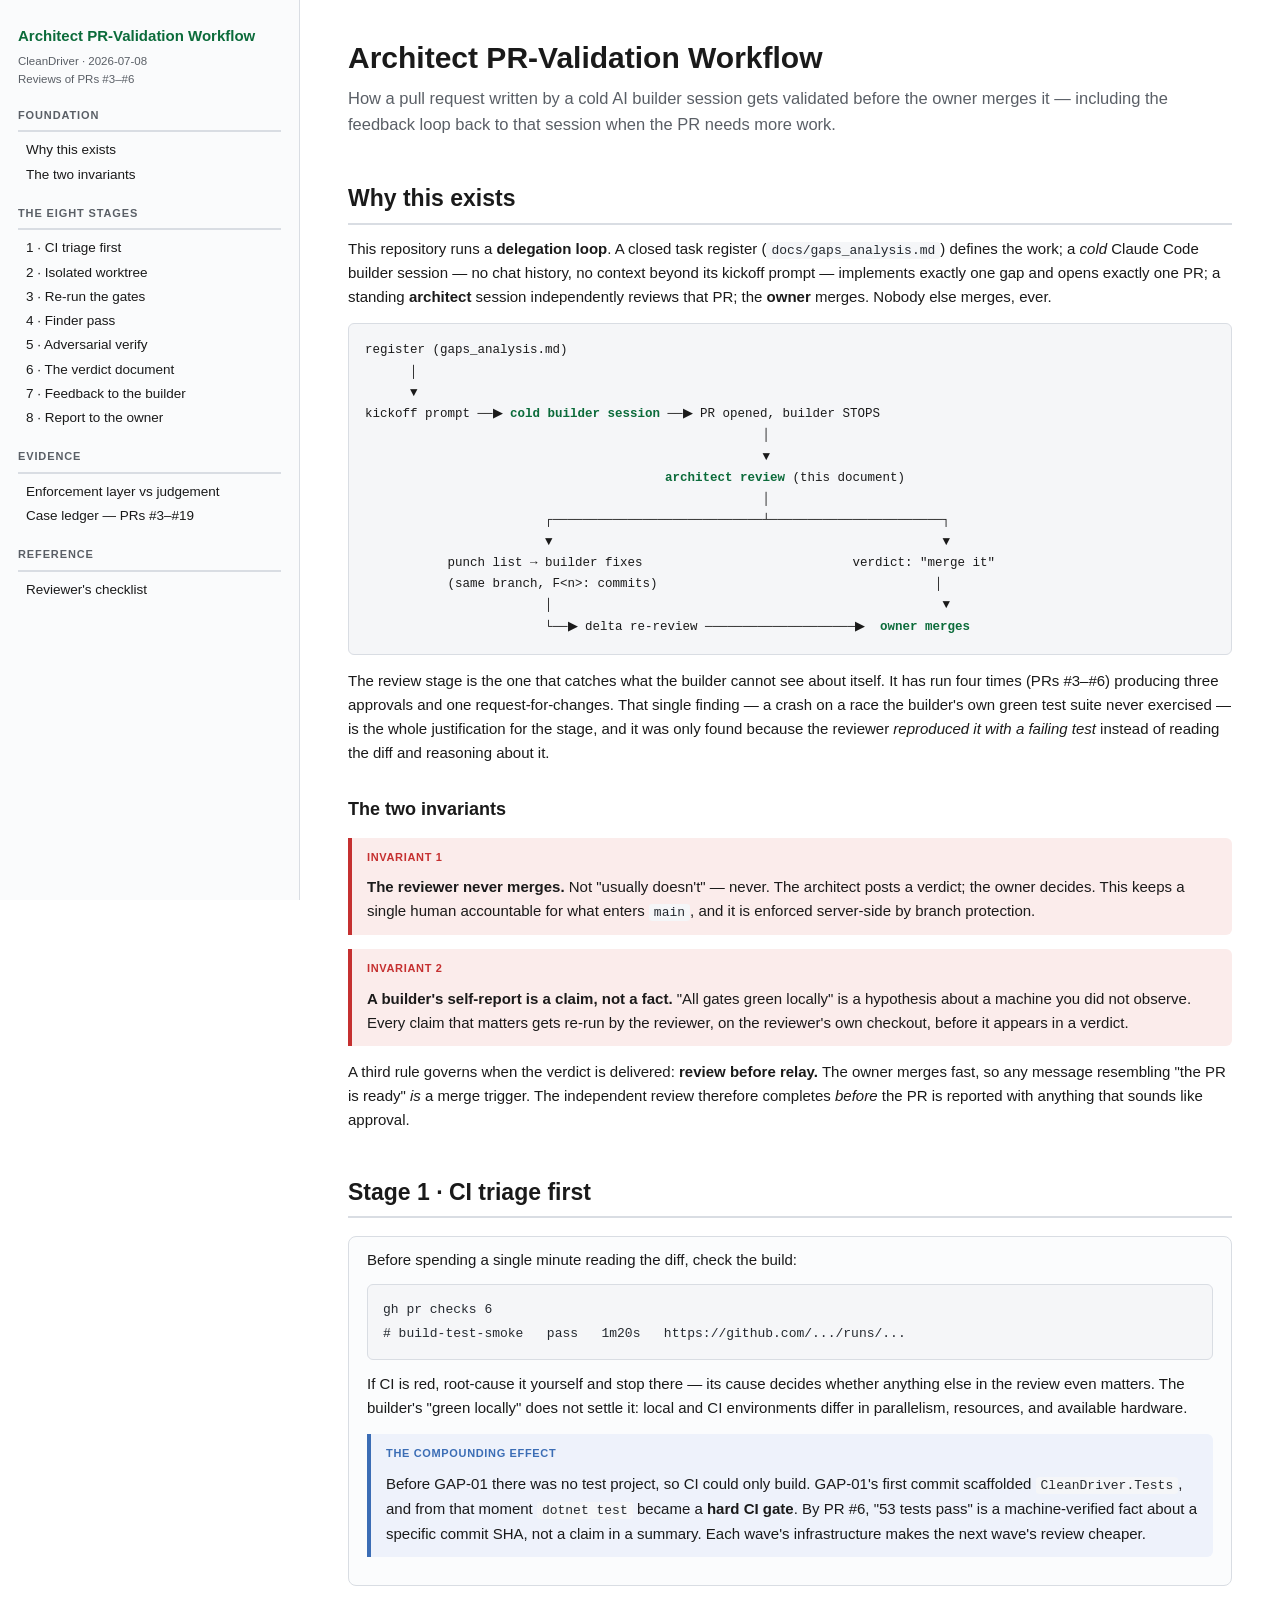
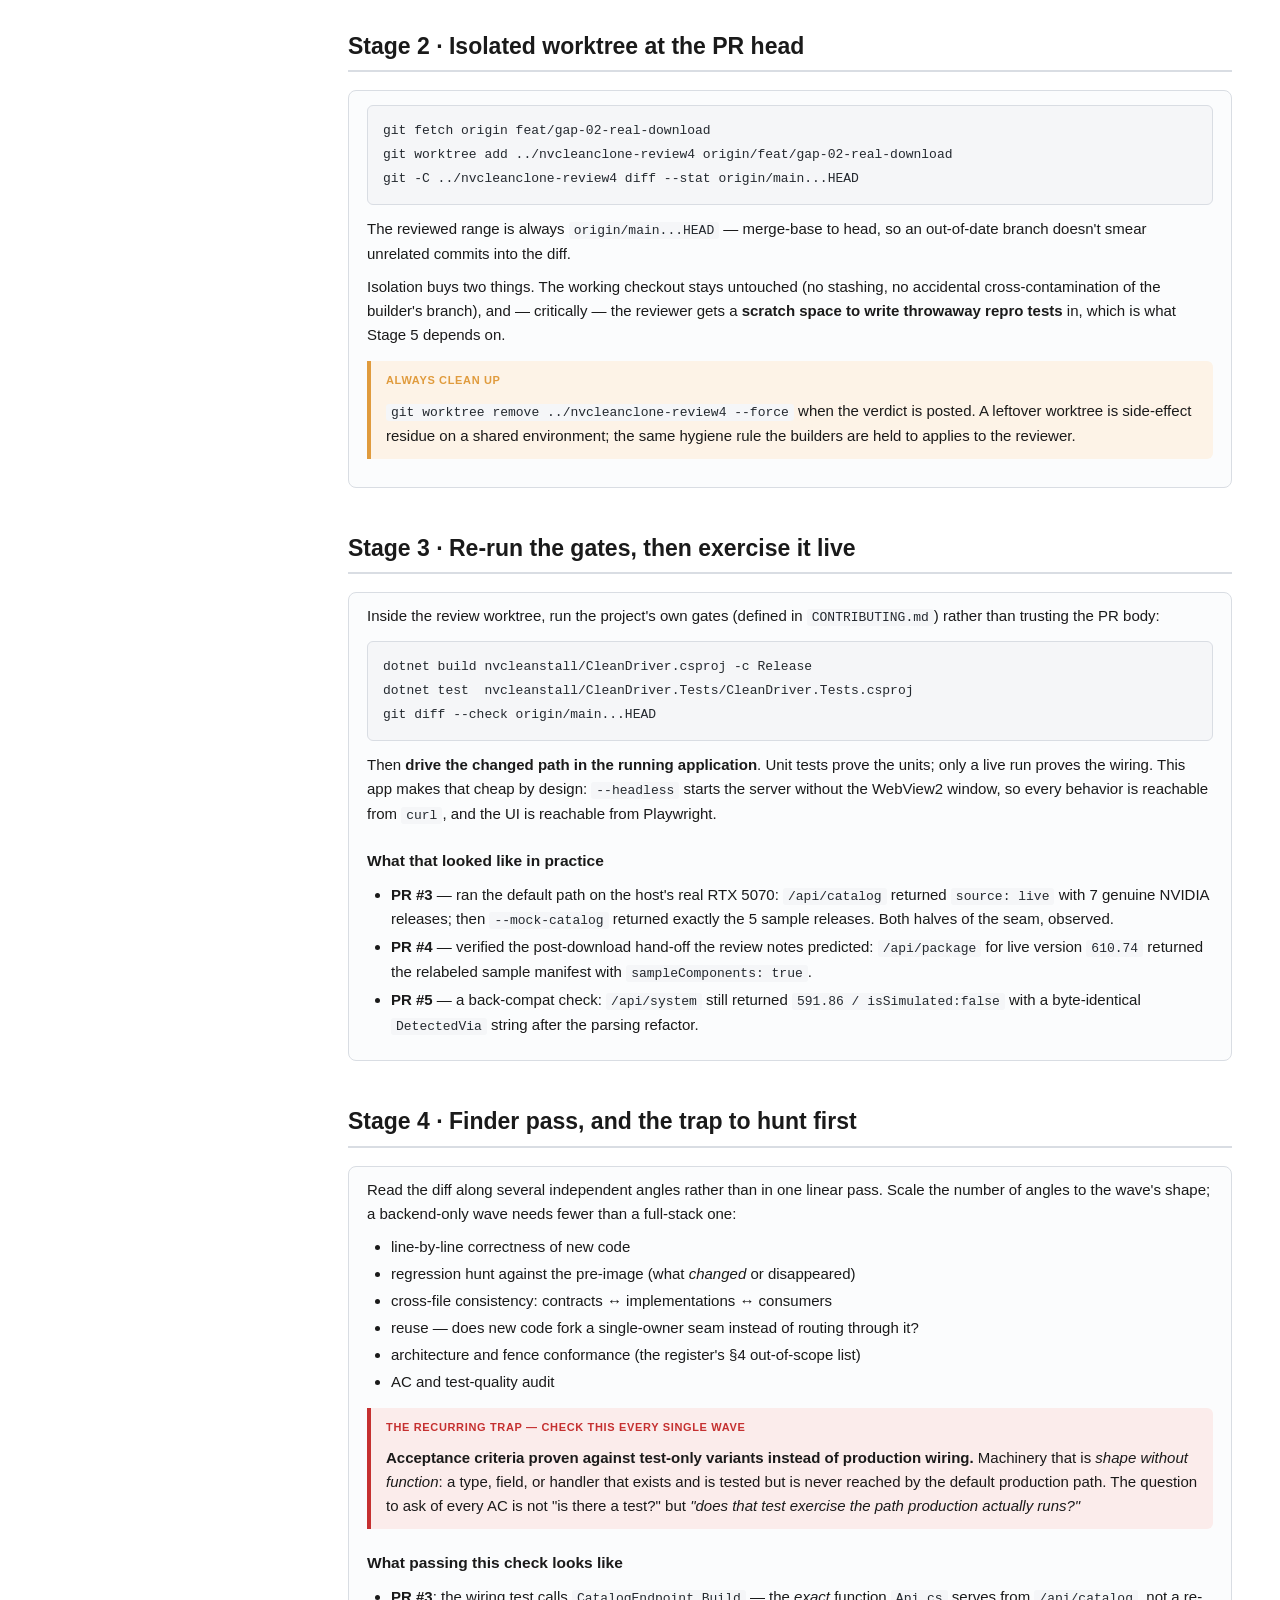
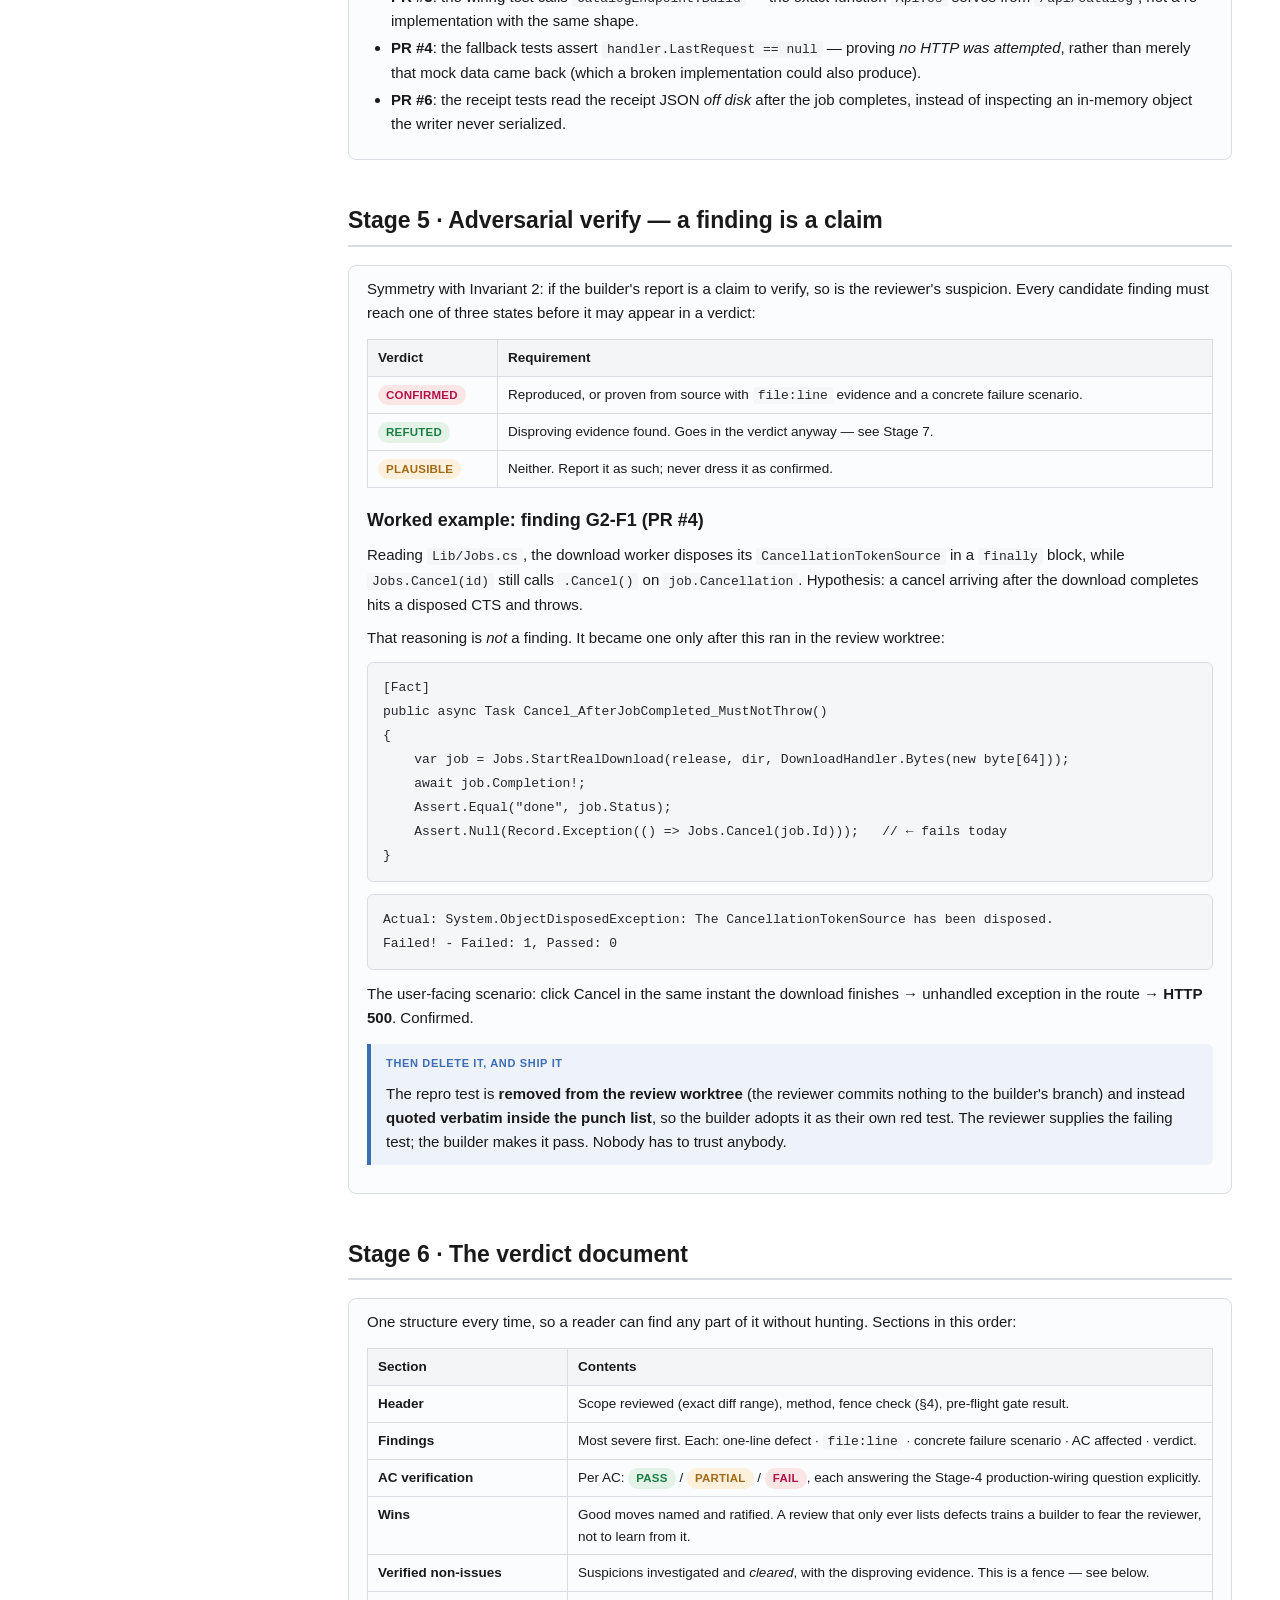
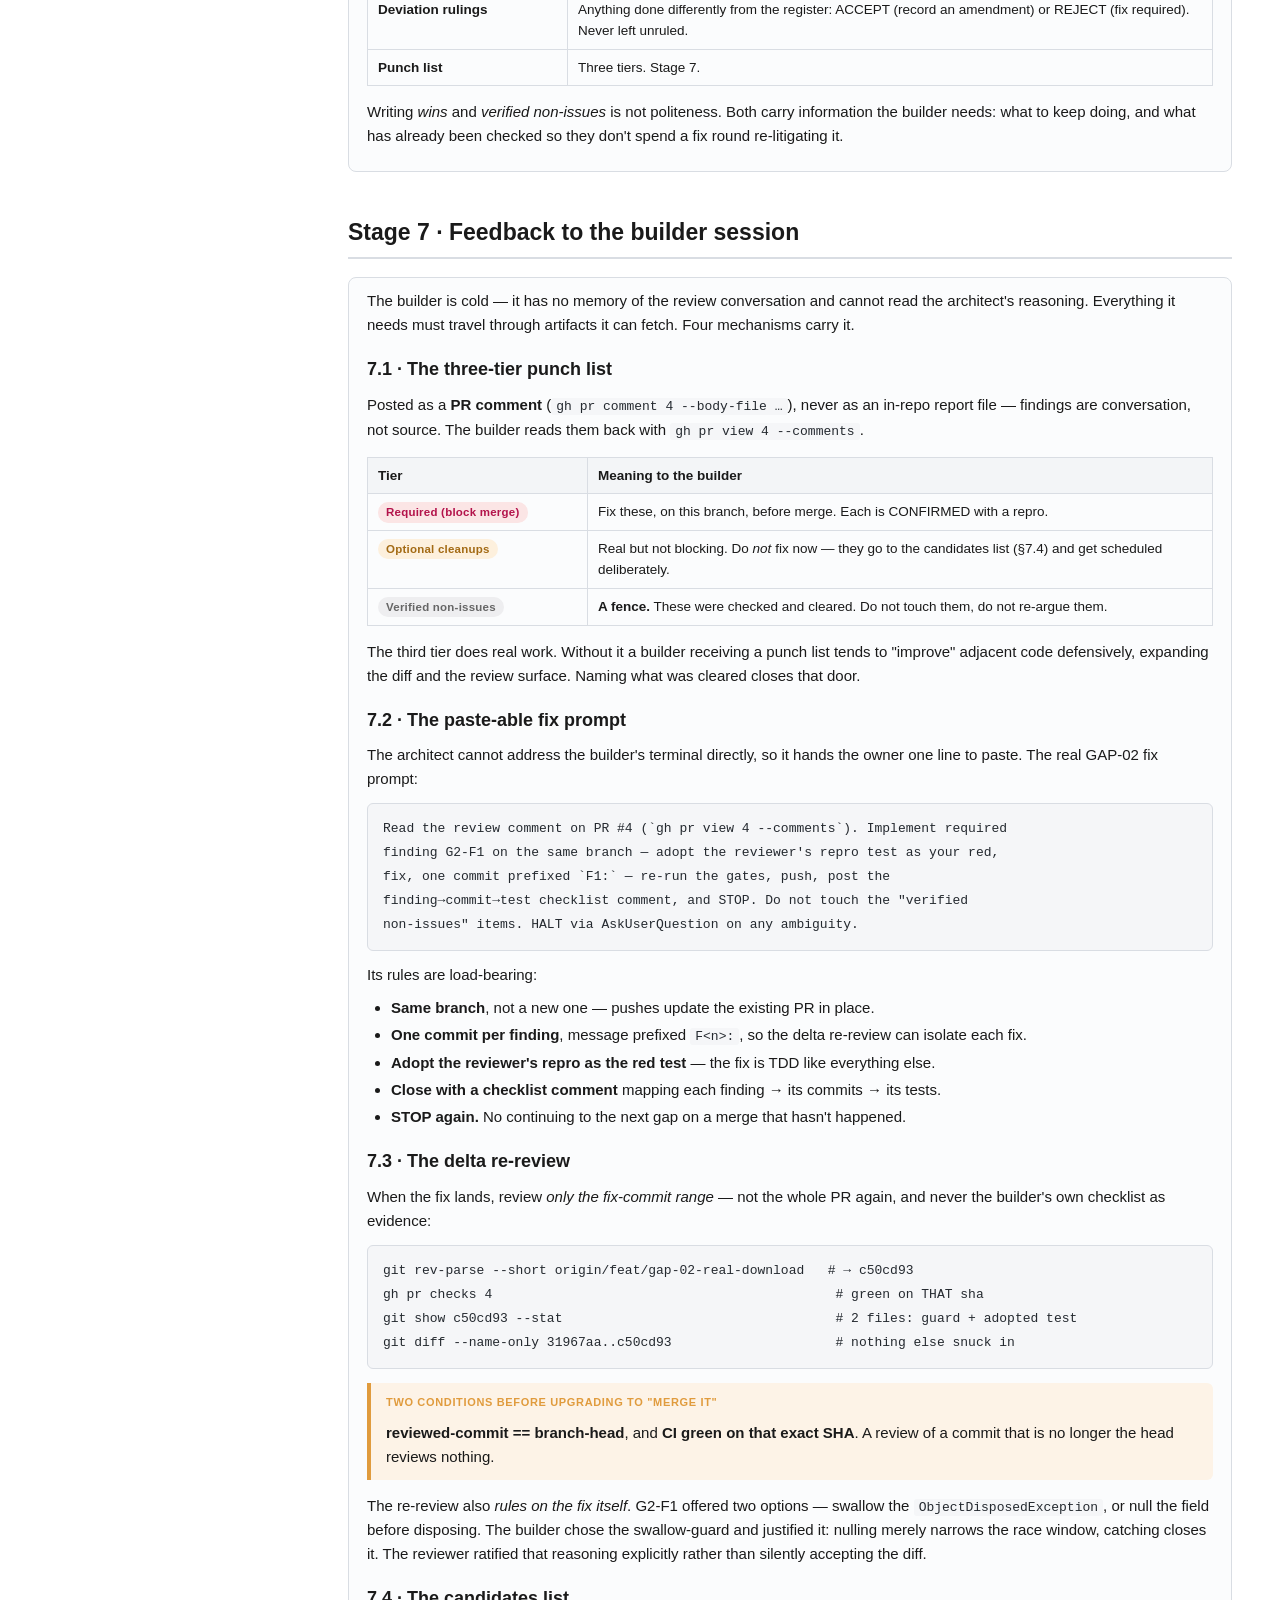
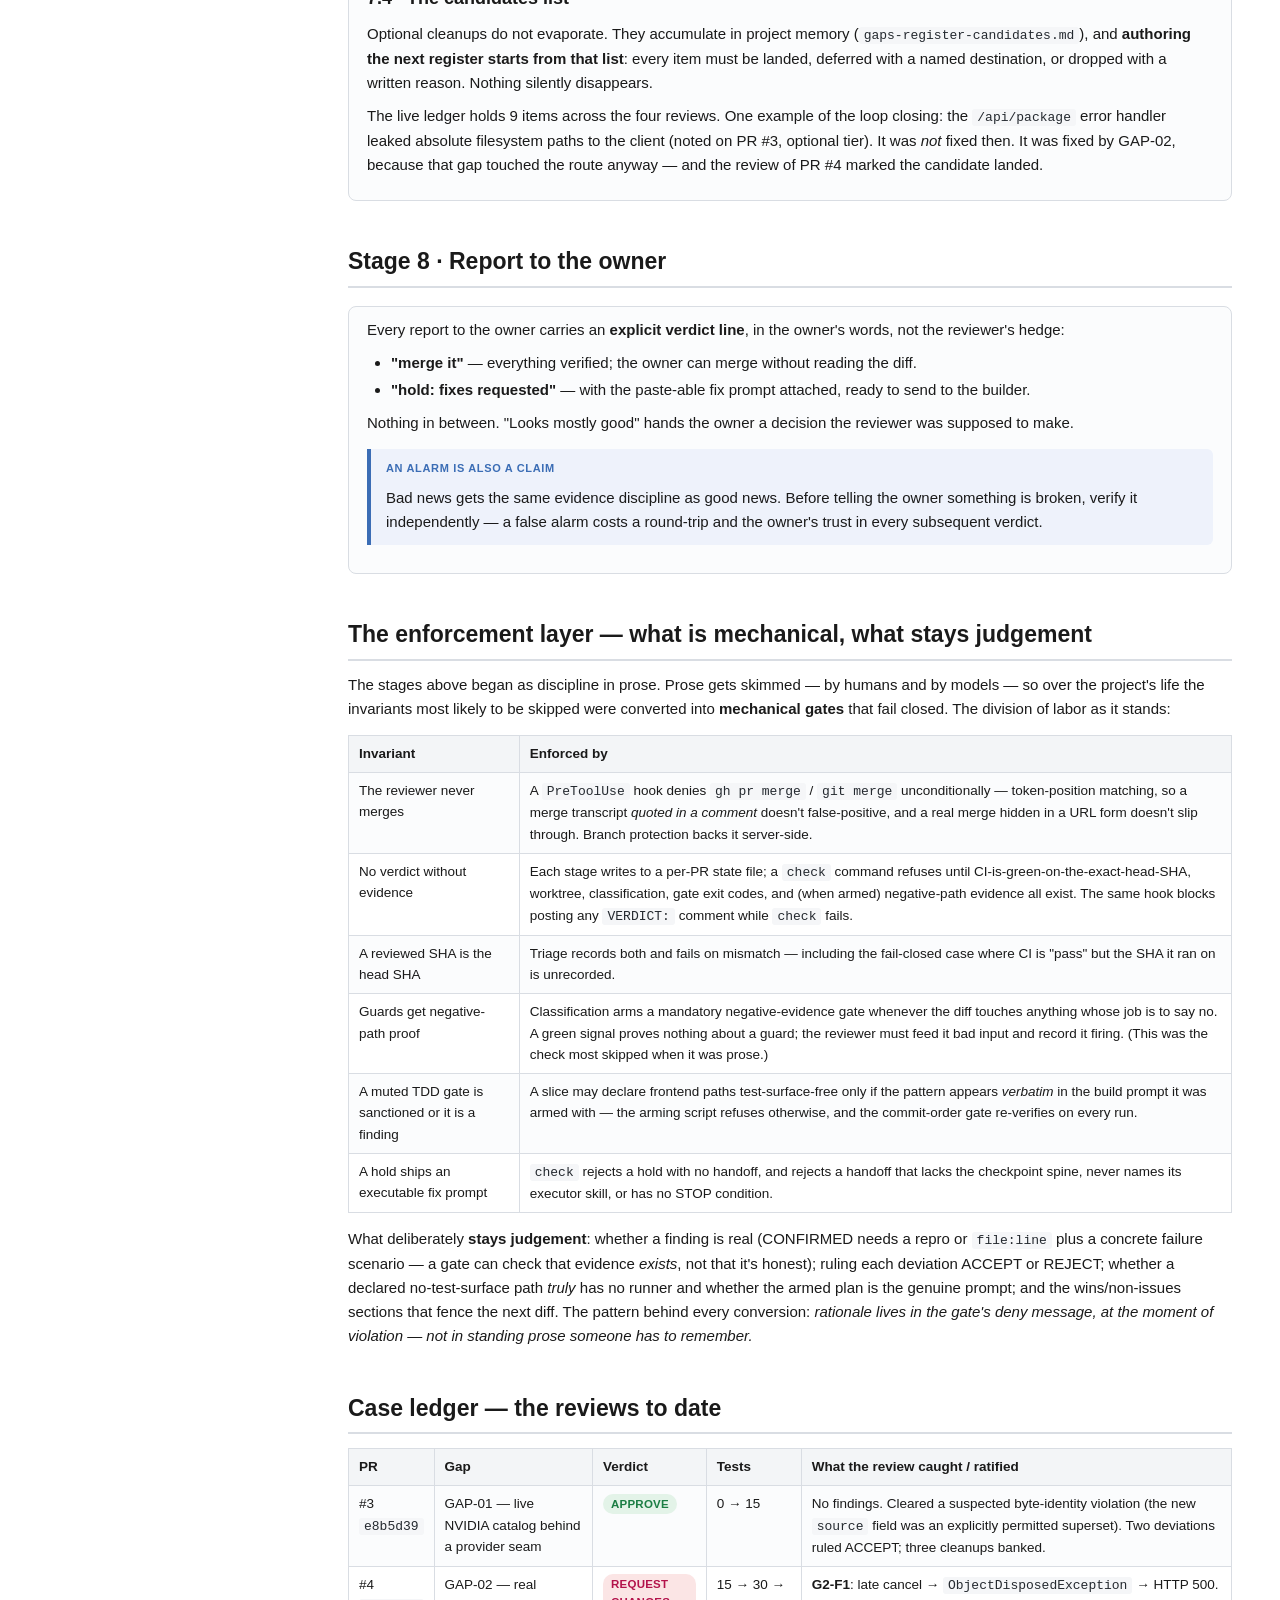
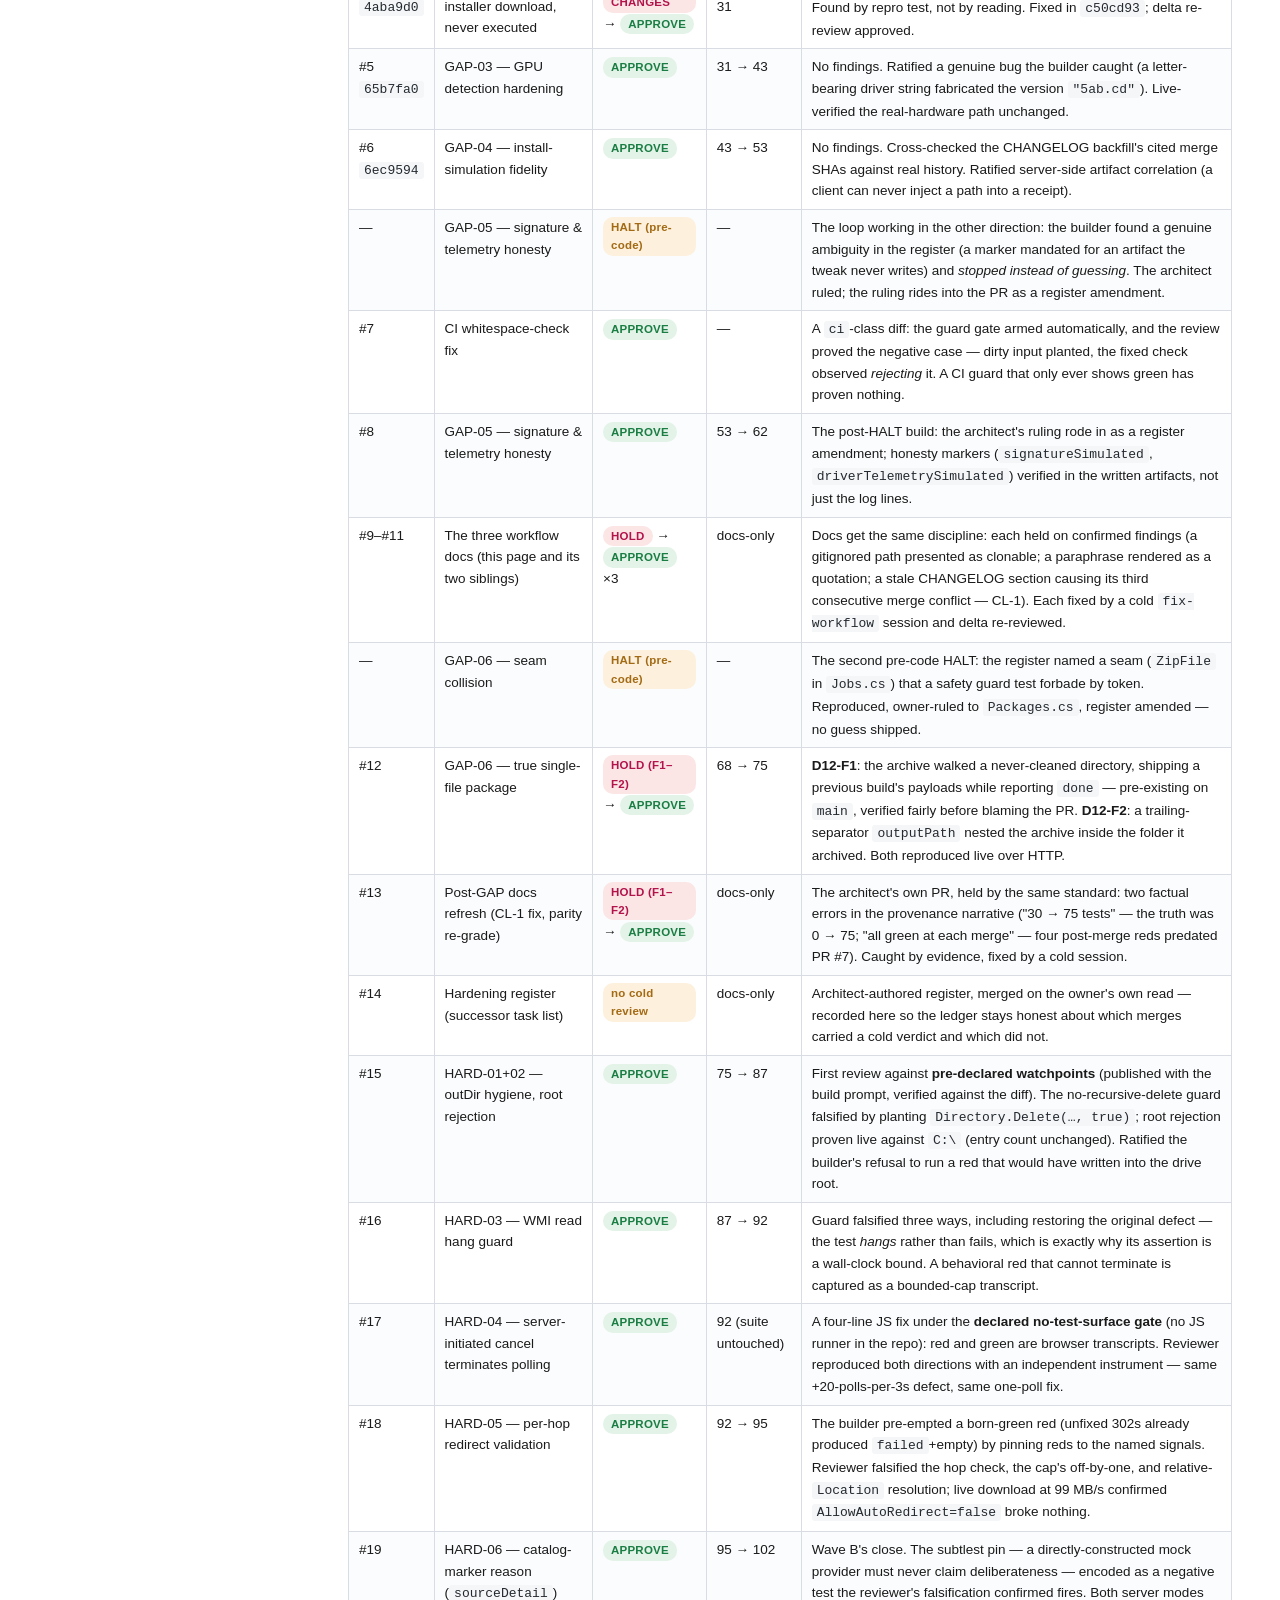
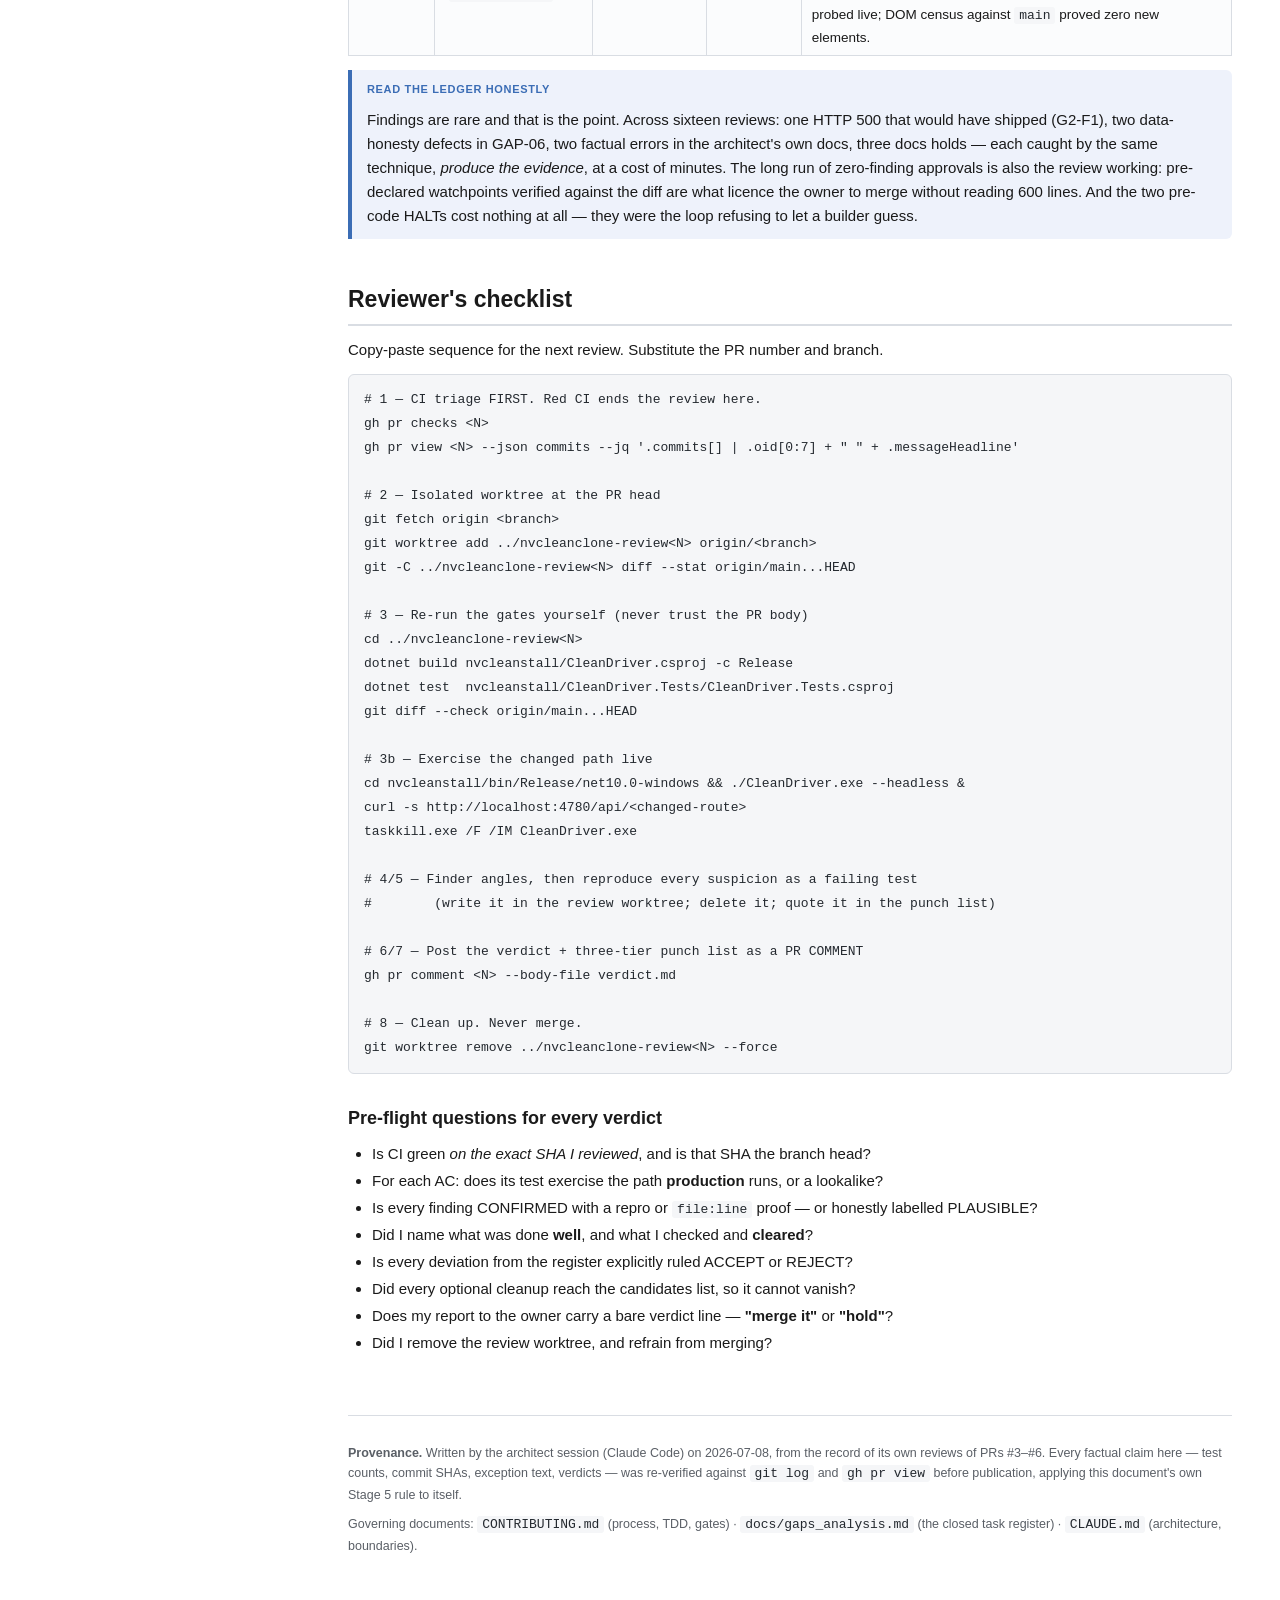
<file: docs/ai-review-workflow.html>
<!DOCTYPE html>
<html lang="en">
<head>
<meta charset="UTF-8">
<meta name="viewport" content="width=device-width, initial-scale=1.0">
<title>Architect PR-Validation Workflow — CleanDriver · 2026-07-08</title>
<style>
  :root{
    --bg:#ffffff; --fg:#1a1a1a; --muted:#5a5f66; --line:#d9dde3;
    --accent:#0b6b3a; --accent-bg:#eef6f1; --code-bg:#f5f6f8; --code-fg:#24292f;
    --warn-bg:#fdf3e7; --warn-bd:#e09b3d; --danger-bg:#fbeceb; --danger-bd:#c53030;
    --note-bg:#eef2fb; --note-bd:#3b6db5; --kw:#b3134b;
    --toc-bg:#fafbfc; --th-bg:#f3f5f7; --tr-bg:#fbfcfd;
  }
  @media (prefers-color-scheme: dark){
    :root{
      --bg:#16181c; --fg:#e6e8eb; --muted:#9aa2ad; --line:#2e333b;
      --accent:#4cbf82; --accent-bg:#16301f; --code-bg:#1c1f25; --code-fg:#d5d9df;
      --warn-bg:#33260f; --warn-bd:#c98b2f; --danger-bg:#3a1c1b; --danger-bd:#e06c6c;
      --note-bg:#182337; --note-bd:#5b8cc7; --kw:#e0668f;
      --toc-bg:#131519; --th-bg:#1e2127; --tr-bg:#1a1d22;
    }
  }
  *{box-sizing:border-box}
  html{scroll-behavior:smooth}
  body{
    margin:0; background:var(--bg); color:var(--fg);
    font:15px/1.6 -apple-system,BlinkMacSystemFont,"Segoe UI",Roboto,Helvetica,Arial,sans-serif;
  }
  .wrap{display:flex;min-height:100vh}
  nav.toc{
    width:300px;flex-shrink:0;position:sticky;top:0;align-self:flex-start;
    height:100vh;overflow:auto;padding:24px 18px;border-right:1px solid var(--line);
    background:var(--toc-bg);font-size:13.5px;
  }
  nav.toc h2{font-size:11px;text-transform:uppercase;letter-spacing:.08em;color:var(--muted);margin:18px 0 6px}
  nav.toc h2:first-child{margin-top:0}
  nav.toc a{display:block;color:var(--fg);text-decoration:none;padding:3px 8px;border-radius:4px;line-height:1.35}
  nav.toc a:hover{background:var(--accent-bg);color:var(--accent)}
  nav.toc .title{font-weight:700;font-size:15px;margin-bottom:4px;color:var(--accent)}
  nav.toc .meta{font-size:11.5px;color:var(--muted);margin-bottom:14px}
  main{flex:1;min-width:0;max-width:980px;margin:0 auto;padding:40px 48px 120px}
  h1{font-size:30px;line-height:1.2;margin:0 0 6px}
  h2{font-size:23px;margin:42px 0 12px;padding-bottom:6px;border-bottom:2px solid var(--line)}
  h3{font-size:18px;margin:30px 0 8px}
  h4{font-size:15.5px;margin:22px 0 6px}
  p{margin:9px 0}
  .lead{font-size:16.5px;color:var(--muted)}
  code,kbd{font-family:"SFMono-Regular",Consolas,"Liberation Mono",Menlo,monospace;font-size:13px}
  code.inline{background:var(--code-bg);color:var(--code-fg);padding:1px 5px;border-radius:3px}
  pre{background:var(--code-bg);border:1px solid var(--line);border-radius:6px;padding:13px 15px;overflow-x:auto;margin:12px 0}
  pre code{background:none;padding:0;color:var(--code-fg);font-size:13px;line-height:1.5}
  .tablewrap{overflow-x:auto;margin:14px 0}
  table{border-collapse:collapse;width:100%;font-size:13.5px}
  th,td{border:1px solid var(--line);padding:7px 10px;text-align:left;vertical-align:top}
  th{background:var(--th-bg);font-weight:600}
  tr:nth-child(even) td{background:var(--tr-bg)}
  .callout{border-left:4px solid;padding:11px 15px;border-radius:0 6px 6px 0;margin:14px 0}
  .callout p:first-child{margin-top:0}.callout p:last-child{margin-bottom:0}
  .note{background:var(--note-bg);border-color:var(--note-bd)}
  .warn{background:var(--warn-bg);border-color:var(--warn-bd)}
  .danger{background:var(--danger-bg);border-color:var(--danger-bd)}
  .callout .lbl{font-weight:700;text-transform:uppercase;font-size:11px;letter-spacing:.06em;display:block;margin-bottom:2px}
  .note .lbl{color:var(--note-bd)} .warn .lbl{color:var(--warn-bd)} .danger .lbl{color:var(--danger-bd)}
  ul,ol{padding-left:24px;margin:9px 0}
  li{margin:3px 0}
  .pill{display:inline-block;padding:1px 8px;border-radius:10px;font-size:11.5px;font-weight:600;letter-spacing:.02em}
  .pill.full{background:#e3f3e8;color:#1a7d43}
  .pill.partial{background:#fdf0dd;color:#a36a14}
  .pill.must{background:#fbe5e5;color:#b3134b}
  .pill.na{background:#eeeef0;color:#666}
  @media (prefers-color-scheme: dark){
    .pill.full{background:#16301f;color:#5fd396}
    .pill.partial{background:#33260f;color:#e0ab5c}
    .pill.must{background:#3a1c1b;color:#f08d8d}
    .pill.na{background:#25282e;color:#9aa2ad}
  }
  .stage{border:1px solid var(--line);border-radius:8px;padding:2px 18px 14px;margin:18px 0;background:var(--tr-bg)}
  .stage h3{margin-top:18px}
  .flow{background:var(--code-bg);border:1px solid var(--line);border-radius:6px;padding:16px;overflow-x:auto;
        font-family:"SFMono-Regular",Consolas,monospace;font-size:12.5px;line-height:1.7;white-space:pre;margin:14px 0}
  .flow .hl{color:var(--accent);font-weight:700}
  footer{margin-top:60px;padding-top:18px;border-top:1px solid var(--line);font-size:12.5px;color:var(--muted)}
  @media (max-width:900px){
    .wrap{flex-direction:column}
    nav.toc{width:100%;height:auto;position:static;border-right:0;border-bottom:1px solid var(--line)}
    main{padding:24px 18px 80px}
  }
</style>
</head>
<body>
<div class="wrap">

<nav class="toc">
  <div class="title">Architect PR-Validation Workflow</div>
  <div class="meta">CleanDriver · 2026-07-08<br>Reviews of PRs #3–#6</div>
  <h2>Foundation</h2>
  <a href="#why">Why this exists</a>
  <a href="#invariants">The two invariants</a>
  <h2>The eight stages</h2>
  <a href="#s1">1 · CI triage first</a>
  <a href="#s2">2 · Isolated worktree</a>
  <a href="#s3">3 · Re-run the gates</a>
  <a href="#s4">4 · Finder pass</a>
  <a href="#s5">5 · Adversarial verify</a>
  <a href="#s6">6 · The verdict document</a>
  <a href="#s7">7 · Feedback to the builder</a>
  <a href="#s8">8 · Report to the owner</a>
  <h2>Evidence</h2>
  <a href="#enforcement">Enforcement layer vs judgement</a>
  <a href="#ledger">Case ledger — PRs #3–#19</a>
  <h2>Reference</h2>
  <a href="#checklist">Reviewer's checklist</a>
</nav>

<main>

<h1>Architect PR-Validation Workflow</h1>
<p class="lead">How a pull request written by a cold AI builder session gets validated before the owner merges it — including the feedback loop back to that session when the PR needs more work.</p>

<!-- ─────────────────────────────────────────────── -->
<h2 id="why">Why this exists</h2>

<p>This repository runs a <strong>delegation loop</strong>. A closed task register (<code class="inline">docs/gaps_analysis.md</code>) defines the work; a <em>cold</em> Claude Code builder session — no chat history, no context beyond its kickoff prompt — implements exactly one gap and opens exactly one PR; a standing <strong>architect</strong> session independently reviews that PR; the <strong>owner</strong> merges. Nobody else merges, ever.</p>

<div class="flow">register (gaps_analysis.md)
      │
      ▼
kickoff prompt ──▶ <span class="hl">cold builder session</span> ──▶ PR opened, builder STOPS
                                                     │
                                                     ▼
                                        <span class="hl">architect review</span> (this document)
                                                     │
                        ┌────────────────────────────┴───────────────────────┐
                        ▼                                                    ▼
           punch list → builder fixes                            verdict: "merge it"
           (same branch, F&lt;n&gt;: commits)                                     │
                        │                                                    ▼
                        └──▶ delta re-review ────────────────────▶  <span class="hl">owner merges</span></div>

<p>The review stage is the one that catches what the builder cannot see about itself. It has run four times (PRs #3–#6) producing three approvals and one request-for-changes. That single finding — a crash on a race the builder's own green test suite never exercised — is the whole justification for the stage, and it was only found because the reviewer <em>reproduced it with a failing test</em> instead of reading the diff and reasoning about it.</p>

<h3 id="invariants">The two invariants</h3>

<div class="callout danger">
  <span class="lbl">Invariant 1</span>
  <p><strong>The reviewer never merges.</strong> Not "usually doesn't" — never. The architect posts a verdict; the owner decides. This keeps a single human accountable for what enters <code class="inline">main</code>, and it is enforced server-side by branch protection.</p>
</div>

<div class="callout danger">
  <span class="lbl">Invariant 2</span>
  <p><strong>A builder's self-report is a claim, not a fact.</strong> "All gates green locally" is a hypothesis about a machine you did not observe. Every claim that matters gets re-run by the reviewer, on the reviewer's own checkout, before it appears in a verdict.</p>
</div>

<p>A third rule governs when the verdict is delivered: <strong>review before relay.</strong> The owner merges fast, so any message resembling "the PR is ready" <em>is</em> a merge trigger. The independent review therefore completes <em>before</em> the PR is reported with anything that sounds like approval.</p>

<!-- ─────────────────────────────────────────────── -->
<h2 id="s1">Stage 1 · CI triage first</h2>
<div class="stage">
<p>Before spending a single minute reading the diff, check the build:</p>
<pre><code>gh pr checks 6
# build-test-smoke   pass   1m20s   https://github.com/.../runs/...</code></pre>

<p>If CI is red, root-cause it yourself and stop there — its cause decides whether anything else in the review even matters. The builder's "green locally" does not settle it: local and CI environments differ in parallelism, resources, and available hardware.</p>

<div class="callout note">
  <span class="lbl">The compounding effect</span>
  <p>Before GAP-01 there was no test project, so CI could only build. GAP-01's first commit scaffolded <code class="inline">CleanDriver.Tests</code>, and from that moment <code class="inline">dotnet test</code> became a <strong>hard CI gate</strong>. By PR #6, "53 tests pass" is a machine-verified fact about a specific commit SHA, not a claim in a summary. Each wave's infrastructure makes the next wave's review cheaper.</p>
</div>
</div>

<!-- ─────────────────────────────────────────────── -->
<h2 id="s2">Stage 2 · Isolated worktree at the PR head</h2>
<div class="stage">
<pre><code>git fetch origin feat/gap-02-real-download
git worktree add ../nvcleanclone-review4 origin/feat/gap-02-real-download
git -C ../nvcleanclone-review4 diff --stat origin/main...HEAD</code></pre>

<p>The reviewed range is always <code class="inline">origin/main...HEAD</code> — merge-base to head, so an out-of-date branch doesn't smear unrelated commits into the diff.</p>

<p>Isolation buys two things. The working checkout stays untouched (no stashing, no accidental cross-contamination of the builder's branch), and — critically — the reviewer gets a <strong>scratch space to write throwaway repro tests</strong> in, which is what Stage 5 depends on.</p>

<div class="callout warn">
  <span class="lbl">Always clean up</span>
  <p><code class="inline">git worktree remove ../nvcleanclone-review4 --force</code> when the verdict is posted. A leftover worktree is side-effect residue on a shared environment; the same hygiene rule the builders are held to applies to the reviewer.</p>
</div>
</div>

<!-- ─────────────────────────────────────────────── -->
<h2 id="s3">Stage 3 · Re-run the gates, then exercise it live</h2>
<div class="stage">
<p>Inside the review worktree, run the project's own gates (defined in <code class="inline">CONTRIBUTING.md</code>) rather than trusting the PR body:</p>
<pre><code>dotnet build nvcleanstall/CleanDriver.csproj -c Release
dotnet test  nvcleanstall/CleanDriver.Tests/CleanDriver.Tests.csproj
git diff --check origin/main...HEAD</code></pre>

<p>Then <strong>drive the changed path in the running application</strong>. Unit tests prove the units; only a live run proves the wiring. This app makes that cheap by design: <code class="inline">--headless</code> starts the server without the WebView2 window, so every behavior is reachable from <code class="inline">curl</code>, and the UI is reachable from Playwright.</p>

<h4>What that looked like in practice</h4>
<ul>
  <li><strong>PR #3</strong> — ran the default path on the host's real RTX 5070: <code class="inline">/api/catalog</code> returned <code class="inline">source: live</code> with 7 genuine NVIDIA releases; then <code class="inline">--mock-catalog</code> returned exactly the 5 sample releases. Both halves of the seam, observed.</li>
  <li><strong>PR #4</strong> — verified the post-download hand-off the review notes predicted: <code class="inline">/api/package</code> for live version <code class="inline">610.74</code> returned the relabeled sample manifest with <code class="inline">sampleComponents: true</code>.</li>
  <li><strong>PR #5</strong> — a back-compat check: <code class="inline">/api/system</code> still returned <code class="inline">591.86 / isSimulated:false</code> with a byte-identical <code class="inline">DetectedVia</code> string after the parsing refactor.</li>
</ul>
</div>

<!-- ─────────────────────────────────────────────── -->
<h2 id="s4">Stage 4 · Finder pass, and the trap to hunt first</h2>
<div class="stage">
<p>Read the diff along several independent angles rather than in one linear pass. Scale the number of angles to the wave's shape; a backend-only wave needs fewer than a full-stack one:</p>
<ul>
  <li>line-by-line correctness of new code</li>
  <li>regression hunt against the pre-image (what <em>changed</em> or disappeared)</li>
  <li>cross-file consistency: contracts ↔ implementations ↔ consumers</li>
  <li>reuse — does new code fork a single-owner seam instead of routing through it?</li>
  <li>architecture and fence conformance (the register's §4 out-of-scope list)</li>
  <li>AC and test-quality audit</li>
</ul>

<div class="callout danger">
  <span class="lbl">The recurring trap — check this every single wave</span>
  <p><strong>Acceptance criteria proven against test-only variants instead of production wiring.</strong> Machinery that is <em>shape without function</em>: a type, field, or handler that exists and is tested but is never reached by the default production path. The question to ask of every AC is not "is there a test?" but <em>"does that test exercise the path production actually runs?"</em></p>
</div>

<h4>What passing this check looks like</h4>
<ul>
  <li><strong>PR #3</strong>: the wiring test calls <code class="inline">CatalogEndpoint.Build</code> — the <em>exact</em> function <code class="inline">Api.cs</code> serves from <code class="inline">/api/catalog</code>, not a re-implementation with the same shape.</li>
  <li><strong>PR #4</strong>: the fallback tests assert <code class="inline">handler.LastRequest == null</code> — proving <em>no HTTP was attempted</em>, rather than merely that mock data came back (which a broken implementation could also produce).</li>
  <li><strong>PR #6</strong>: the receipt tests read the receipt JSON <em>off disk</em> after the job completes, instead of inspecting an in-memory object the writer never serialized.</li>
</ul>
</div>

<!-- ─────────────────────────────────────────────── -->
<h2 id="s5">Stage 5 · Adversarial verify — a finding is a claim</h2>
<div class="stage">
<p>Symmetry with Invariant 2: if the builder's report is a claim to verify, so is the reviewer's suspicion. Every candidate finding must reach one of three states before it may appear in a verdict:</p>

<div class="tablewrap"><table>
  <tr><th style="width:130px">Verdict</th><th>Requirement</th></tr>
  <tr><td><span class="pill must">CONFIRMED</span></td><td>Reproduced, or proven from source with <code class="inline">file:line</code> evidence and a concrete failure scenario.</td></tr>
  <tr><td><span class="pill full">REFUTED</span></td><td>Disproving evidence found. Goes in the verdict anyway — see Stage 7.</td></tr>
  <tr><td><span class="pill partial">PLAUSIBLE</span></td><td>Neither. Report it as such; never dress it as confirmed.</td></tr>
</table></div>

<h3>Worked example: finding G2-F1 (PR #4)</h3>

<p>Reading <code class="inline">Lib/Jobs.cs</code>, the download worker disposes its <code class="inline">CancellationTokenSource</code> in a <code class="inline">finally</code> block, while <code class="inline">Jobs.Cancel(id)</code> still calls <code class="inline">.Cancel()</code> on <code class="inline">job.Cancellation</code>. Hypothesis: a cancel arriving after the download completes hits a disposed CTS and throws.</p>

<p>That reasoning is <em>not</em> a finding. It became one only after this ran in the review worktree:</p>

<pre><code>[Fact]
public async Task Cancel_AfterJobCompleted_MustNotThrow()
{
    var job = Jobs.StartRealDownload(release, dir, DownloadHandler.Bytes(new byte[64]));
    await job.Completion!;
    Assert.Equal("done", job.Status);
    Assert.Null(Record.Exception(() =&gt; Jobs.Cancel(job.Id)));   // ← fails today
}</code></pre>

<pre><code>Actual: System.ObjectDisposedException: The CancellationTokenSource has been disposed.
Failed! - Failed: 1, Passed: 0</code></pre>

<p>The user-facing scenario: click Cancel in the same instant the download finishes → unhandled exception in the route → <strong>HTTP 500</strong>. Confirmed.</p>

<div class="callout note">
  <span class="lbl">Then delete it, and ship it</span>
  <p>The repro test is <strong>removed from the review worktree</strong> (the reviewer commits nothing to the builder's branch) and instead <strong>quoted verbatim inside the punch list</strong>, so the builder adopts it as their own red test. The reviewer supplies the failing test; the builder makes it pass. Nobody has to trust anybody.</p>
</div>
</div>

<!-- ─────────────────────────────────────────────── -->
<h2 id="s6">Stage 6 · The verdict document</h2>
<div class="stage">
<p>One structure every time, so a reader can find any part of it without hunting. Sections in this order:</p>

<div class="tablewrap"><table>
  <tr><th style="width:200px">Section</th><th>Contents</th></tr>
  <tr><td><strong>Header</strong></td><td>Scope reviewed (exact diff range), method, fence check (§4), pre-flight gate result.</td></tr>
  <tr><td><strong>Findings</strong></td><td>Most severe first. Each: one-line defect · <code class="inline">file:line</code> · concrete failure scenario · AC affected · verdict.</td></tr>
  <tr><td><strong>AC verification</strong></td><td>Per AC: <span class="pill full">PASS</span> / <span class="pill partial">PARTIAL</span> / <span class="pill must">FAIL</span>, each answering the Stage-4 production-wiring question explicitly.</td></tr>
  <tr><td><strong>Wins</strong></td><td>Good moves named and ratified. A review that only ever lists defects trains a builder to fear the reviewer, not to learn from it.</td></tr>
  <tr><td><strong>Verified non-issues</strong></td><td>Suspicions investigated and <em>cleared</em>, with the disproving evidence. This is a fence — see below.</td></tr>
  <tr><td><strong>Deviation rulings</strong></td><td>Anything done differently from the register: ACCEPT (record an amendment) or REJECT (fix required). Never left unruled.</td></tr>
  <tr><td><strong>Punch list</strong></td><td>Three tiers. Stage 7.</td></tr>
</table></div>

<p>Writing <em>wins</em> and <em>verified non-issues</em> is not politeness. Both carry information the builder needs: what to keep doing, and what has already been checked so they don't spend a fix round re-litigating it.</p>
</div>

<!-- ─────────────────────────────────────────────── -->
<h2 id="s7">Stage 7 · Feedback to the builder session</h2>
<div class="stage">
<p>The builder is cold — it has no memory of the review conversation and cannot read the architect's reasoning. Everything it needs must travel through artifacts it can fetch. Four mechanisms carry it.</p>

<h3>7.1 · The three-tier punch list</h3>
<p>Posted as a <strong>PR comment</strong> (<code class="inline">gh pr comment 4 --body-file …</code>), never as an in-repo report file — findings are conversation, not source. The builder reads them back with <code class="inline">gh pr view 4 --comments</code>.</p>

<div class="tablewrap"><table>
  <tr><th style="width:220px">Tier</th><th>Meaning to the builder</th></tr>
  <tr><td><span class="pill must">Required (block merge)</span></td><td>Fix these, on this branch, before merge. Each is CONFIRMED with a repro.</td></tr>
  <tr><td><span class="pill partial">Optional cleanups</span></td><td>Real but not blocking. Do <em>not</em> fix now — they go to the candidates list (§7.4) and get scheduled deliberately.</td></tr>
  <tr><td><span class="pill na">Verified non-issues</span></td><td><strong>A fence.</strong> These were checked and cleared. Do not touch them, do not re-argue them.</td></tr>
</table></div>

<p>The third tier does real work. Without it a builder receiving a punch list tends to "improve" adjacent code defensively, expanding the diff and the review surface. Naming what was cleared closes that door.</p>

<h3>7.2 · The paste-able fix prompt</h3>
<p>The architect cannot address the builder's terminal directly, so it hands the owner one line to paste. The real GAP-02 fix prompt:</p>

<pre><code>Read the review comment on PR #4 (`gh pr view 4 --comments`). Implement required
finding G2-F1 on the same branch — adopt the reviewer's repro test as your red,
fix, one commit prefixed `F1:` — re-run the gates, push, post the
finding→commit→test checklist comment, and STOP. Do not touch the "verified
non-issues" items. HALT via AskUserQuestion on any ambiguity.</code></pre>

<p>Its rules are load-bearing:</p>
<ul>
  <li><strong>Same branch</strong>, not a new one — pushes update the existing PR in place.</li>
  <li><strong>One commit per finding</strong>, message prefixed <code class="inline">F&lt;n&gt;:</code>, so the delta re-review can isolate each fix.</li>
  <li><strong>Adopt the reviewer's repro as the red test</strong> — the fix is TDD like everything else.</li>
  <li><strong>Close with a checklist comment</strong> mapping each finding → its commits → its tests.</li>
  <li><strong>STOP again.</strong> No continuing to the next gap on a merge that hasn't happened.</li>
</ul>

<h3>7.3 · The delta re-review</h3>
<p>When the fix lands, review <em>only the fix-commit range</em> — not the whole PR again, and never the builder's own checklist as evidence:</p>
<pre><code>git rev-parse --short origin/feat/gap-02-real-download   # → c50cd93
gh pr checks 4                                            # green on THAT sha
git show c50cd93 --stat                                   # 2 files: guard + adopted test
git diff --name-only 31967aa..c50cd93                     # nothing else snuck in</code></pre>

<div class="callout warn">
  <span class="lbl">Two conditions before upgrading to "merge it"</span>
  <p><strong>reviewed-commit == branch-head</strong>, and <strong>CI green on that exact SHA</strong>. A review of a commit that is no longer the head reviews nothing.</p>
</div>

<p>The re-review also <em>rules on the fix itself</em>. G2-F1 offered two options — swallow the <code class="inline">ObjectDisposedException</code>, or null the field before disposing. The builder chose the swallow-guard and justified it: nulling merely narrows the race window, catching closes it. The reviewer ratified that reasoning explicitly rather than silently accepting the diff.</p>

<h3>7.4 · The candidates list</h3>
<p>Optional cleanups do not evaporate. They accumulate in project memory (<code class="inline">gaps-register-candidates.md</code>), and <strong>authoring the next register starts from that list</strong>: every item must be landed, deferred with a named destination, or dropped with a written reason. Nothing silently disappears.</p>

<p>The live ledger holds 9 items across the four reviews. One example of the loop closing: the <code class="inline">/api/package</code> error handler leaked absolute filesystem paths to the client (noted on PR #3, optional tier). It was <em>not</em> fixed then. It was fixed by GAP-02, because that gap touched the route anyway — and the review of PR #4 marked the candidate landed.</p>
</div>

<!-- ─────────────────────────────────────────────── -->
<h2 id="s8">Stage 8 · Report to the owner</h2>
<div class="stage">
<p>Every report to the owner carries an <strong>explicit verdict line</strong>, in the owner's words, not the reviewer's hedge:</p>
<ul>
  <li><strong>"merge it"</strong> — everything verified; the owner can merge without reading the diff.</li>
  <li><strong>"hold: fixes requested"</strong> — with the paste-able fix prompt attached, ready to send to the builder.</li>
</ul>
<p>Nothing in between. "Looks mostly good" hands the owner a decision the reviewer was supposed to make.</p>

<div class="callout note">
  <span class="lbl">An alarm is also a claim</span>
  <p>Bad news gets the same evidence discipline as good news. Before telling the owner something is broken, verify it independently — a false alarm costs a round-trip and the owner's trust in every subsequent verdict.</p>
</div>
</div>

<!-- ─────────────────────────────────────────────── -->
<h2 id="enforcement">The enforcement layer — what is mechanical, what stays judgement</h2>

<p>The stages above began as discipline in prose. Prose gets skimmed — by humans and by models — so over the project's life the invariants most likely to be skipped were converted into <strong>mechanical gates</strong> that fail closed. The division of labor as it stands:</p>

<div class="tablewrap"><table>
  <tr><th>Invariant</th><th>Enforced by</th></tr>
  <tr><td>The reviewer never merges</td><td>A <code class="inline">PreToolUse</code> hook denies <code class="inline">gh pr merge</code> / <code class="inline">git merge</code> unconditionally — token-position matching, so a merge transcript <em>quoted in a comment</em> doesn't false-positive, and a real merge hidden in a URL form doesn't slip through. Branch protection backs it server-side.</td></tr>
  <tr><td>No verdict without evidence</td><td>Each stage writes to a per-PR state file; a <code class="inline">check</code> command refuses until CI-is-green-on-the-exact-head-SHA, worktree, classification, gate exit codes, and (when armed) negative-path evidence all exist. The same hook blocks posting any <code class="inline">VERDICT:</code> comment while <code class="inline">check</code> fails.</td></tr>
  <tr><td>A reviewed SHA is the head SHA</td><td>Triage records both and fails on mismatch — including the fail-closed case where CI is "pass" but the SHA it ran on is unrecorded.</td></tr>
  <tr><td>Guards get negative-path proof</td><td>Classification arms a mandatory negative-evidence gate whenever the diff touches anything whose job is to say no. A green signal proves nothing about a guard; the reviewer must feed it bad input and record it firing. (This was the check most skipped when it was prose.)</td></tr>
  <tr><td>A muted TDD gate is sanctioned or it is a finding</td><td>A slice may declare frontend paths test-surface-free only if the pattern appears <em>verbatim</em> in the build prompt it was armed with — the arming script refuses otherwise, and the commit-order gate re-verifies on every run.</td></tr>
  <tr><td>A hold ships an executable fix prompt</td><td><code class="inline">check</code> rejects a hold with no handoff, and rejects a handoff that lacks the checkpoint spine, never names its executor skill, or has no STOP condition.</td></tr>
</table></div>

<p>What deliberately <strong>stays judgement</strong>: whether a finding is real (CONFIRMED needs a repro or <code class="inline">file:line</code> plus a concrete failure scenario — a gate can check that evidence <em>exists</em>, not that it's honest); ruling each deviation ACCEPT or REJECT; whether a declared no-test-surface path <em>truly</em> has no runner and whether the armed plan is the genuine prompt; and the wins/non-issues sections that fence the next diff. The pattern behind every conversion: <em>rationale lives in the gate's deny message, at the moment of violation — not in standing prose someone has to remember.</em></p>

<!-- ─────────────────────────────────────────────── -->
<h2 id="ledger">Case ledger — the reviews to date</h2>

<div class="tablewrap"><table>
  <tr>
    <th>PR</th><th>Gap</th><th>Verdict</th><th>Tests</th><th>What the review caught / ratified</th>
  </tr>
  <tr>
    <td>#3 <br><code class="inline">e8b5d39</code></td>
    <td>GAP-01 — live NVIDIA catalog behind a provider seam</td>
    <td><span class="pill full">APPROVE</span></td>
    <td>0 → 15</td>
    <td>No findings. Cleared a suspected byte-identity violation (the new <code class="inline">source</code> field was an explicitly permitted superset). Two deviations ruled ACCEPT; three cleanups banked.</td>
  </tr>
  <tr>
    <td>#4 <br><code class="inline">4aba9d0</code></td>
    <td>GAP-02 — real installer download, never executed</td>
    <td><span class="pill must">REQUEST CHANGES</span> → <span class="pill full">APPROVE</span></td>
    <td>15 → 30 → 31</td>
    <td><strong>G2-F1</strong>: late cancel → <code class="inline">ObjectDisposedException</code> → HTTP 500. Found by repro test, not by reading. Fixed in <code class="inline">c50cd93</code>; delta re-review approved.</td>
  </tr>
  <tr>
    <td>#5 <br><code class="inline">65b7fa0</code></td>
    <td>GAP-03 — GPU detection hardening</td>
    <td><span class="pill full">APPROVE</span></td>
    <td>31 → 43</td>
    <td>No findings. Ratified a genuine bug the builder caught (a letter-bearing driver string fabricated the version <code class="inline">"5ab.cd"</code>). Live-verified the real-hardware path unchanged.</td>
  </tr>
  <tr>
    <td>#6 <br><code class="inline">6ec9594</code></td>
    <td>GAP-04 — install-simulation fidelity</td>
    <td><span class="pill full">APPROVE</span></td>
    <td>43 → 53</td>
    <td>No findings. Cross-checked the CHANGELOG backfill's cited merge SHAs against real history. Ratified server-side artifact correlation (a client can never inject a path into a receipt).</td>
  </tr>
  <tr>
    <td>—</td>
    <td>GAP-05 — signature &amp; telemetry honesty</td>
    <td><span class="pill partial">HALT (pre-code)</span></td>
    <td>—</td>
    <td>The loop working in the other direction: the builder found a genuine ambiguity in the register (a marker mandated for an artifact the tweak never writes) and <em>stopped instead of guessing</em>. The architect ruled; the ruling rides into the PR as a register amendment.</td>
  </tr>
  <tr>
    <td>#7</td>
    <td>CI whitespace-check fix</td>
    <td><span class="pill full">APPROVE</span></td>
    <td>—</td>
    <td>A <code class="inline">ci</code>-class diff: the guard gate armed automatically, and the review proved the negative case — dirty input planted, the fixed check observed <em>rejecting</em> it. A CI guard that only ever shows green has proven nothing.</td>
  </tr>
  <tr>
    <td>#8</td>
    <td>GAP-05 — signature &amp; telemetry honesty</td>
    <td><span class="pill full">APPROVE</span></td>
    <td>53 → 62</td>
    <td>The post-HALT build: the architect's ruling rode in as a register amendment; honesty markers (<code class="inline">signatureSimulated</code>, <code class="inline">driverTelemetrySimulated</code>) verified in the written artifacts, not just the log lines.</td>
  </tr>
  <tr>
    <td>#9–#11</td>
    <td>The three workflow docs (this page and its two siblings)</td>
    <td><span class="pill must">HOLD</span> → <span class="pill full">APPROVE</span> ×3</td>
    <td>docs-only</td>
    <td>Docs get the same discipline: each held on confirmed findings (a gitignored path presented as clonable; a paraphrase rendered as a quotation; a stale CHANGELOG section causing its third consecutive merge conflict — CL-1). Each fixed by a cold <code class="inline">fix-workflow</code> session and delta re-reviewed.</td>
  </tr>
  <tr>
    <td>—</td>
    <td>GAP-06 — seam collision</td>
    <td><span class="pill partial">HALT (pre-code)</span></td>
    <td>—</td>
    <td>The second pre-code HALT: the register named a seam (<code class="inline">ZipFile</code> in <code class="inline">Jobs.cs</code>) that a safety guard test forbade by token. Reproduced, owner-ruled to <code class="inline">Packages.cs</code>, register amended — no guess shipped.</td>
  </tr>
  <tr>
    <td>#12</td>
    <td>GAP-06 — true single-file package</td>
    <td><span class="pill must">HOLD (F1–F2)</span> → <span class="pill full">APPROVE</span></td>
    <td>68 → 75</td>
    <td><strong>D12-F1</strong>: the archive walked a never-cleaned directory, shipping a previous build's payloads while reporting <code class="inline">done</code> — pre-existing on <code class="inline">main</code>, verified fairly before blaming the PR. <strong>D12-F2</strong>: a trailing-separator <code class="inline">outputPath</code> nested the archive inside the folder it archived. Both reproduced live over HTTP.</td>
  </tr>
  <tr>
    <td>#13</td>
    <td>Post-GAP docs refresh (CL-1 fix, parity re-grade)</td>
    <td><span class="pill must">HOLD (F1–F2)</span> → <span class="pill full">APPROVE</span></td>
    <td>docs-only</td>
    <td>The architect's own PR, held by the same standard: two factual errors in the provenance narrative ("30 → 75 tests" — the truth was 0 → 75; "all green at each merge" — four post-merge reds predated PR #7). Caught by evidence, fixed by a cold session.</td>
  </tr>
  <tr>
    <td>#14</td>
    <td>Hardening register (successor task list)</td>
    <td><span class="pill partial">no cold review</span></td>
    <td>docs-only</td>
    <td>Architect-authored register, merged on the owner's own read — recorded here so the ledger stays honest about which merges carried a cold verdict and which did not.</td>
  </tr>
  <tr>
    <td>#15</td>
    <td>HARD-01+02 — outDir hygiene, root rejection</td>
    <td><span class="pill full">APPROVE</span></td>
    <td>75 → 87</td>
    <td>First review against <strong>pre-declared watchpoints</strong> (published with the build prompt, verified against the diff). The no-recursive-delete guard falsified by planting <code class="inline">Directory.Delete(…, true)</code>; root rejection proven live against <code class="inline">C:\</code> (entry count unchanged). Ratified the builder's refusal to run a red that would have written into the drive root.</td>
  </tr>
  <tr>
    <td>#16</td>
    <td>HARD-03 — WMI read hang guard</td>
    <td><span class="pill full">APPROVE</span></td>
    <td>87 → 92</td>
    <td>Guard falsified three ways, including restoring the original defect — the test <em>hangs</em> rather than fails, which is exactly why its assertion is a wall-clock bound. A behavioral red that cannot terminate is captured as a bounded-cap transcript.</td>
  </tr>
  <tr>
    <td>#17</td>
    <td>HARD-04 — server-initiated cancel terminates polling</td>
    <td><span class="pill full">APPROVE</span></td>
    <td>92 (suite untouched)</td>
    <td>A four-line JS fix under the <strong>declared no-test-surface gate</strong> (no JS runner in the repo): red and green are browser transcripts. Reviewer reproduced both directions with an independent instrument — same +20-polls-per-3s defect, same one-poll fix.</td>
  </tr>
  <tr>
    <td>#18</td>
    <td>HARD-05 — per-hop redirect validation</td>
    <td><span class="pill full">APPROVE</span></td>
    <td>92 → 95</td>
    <td>The builder pre-empted a born-green red (unfixed 302s already produced <code class="inline">failed</code>+empty) by pinning reds to the named signals. Reviewer falsified the hop check, the cap's off-by-one, and relative-<code class="inline">Location</code> resolution; live download at 99 MB/s confirmed <code class="inline">AllowAutoRedirect=false</code> broke nothing.</td>
  </tr>
  <tr>
    <td>#19</td>
    <td>HARD-06 — catalog-marker reason (<code class="inline">sourceDetail</code>)</td>
    <td><span class="pill full">APPROVE</span></td>
    <td>95 → 102</td>
    <td>Wave B's close. The subtlest pin — a directly-constructed mock provider must never claim deliberateness — encoded as a negative test the reviewer's falsification confirmed fires. Both server modes probed live; DOM census against <code class="inline">main</code> proved zero new elements.</td>
  </tr>
</table></div>

<div class="callout note">
  <span class="lbl">Read the ledger honestly</span>
  <p>Findings are rare and that is the point. Across sixteen reviews: one HTTP 500 that would have shipped (G2-F1), two data-honesty defects in GAP-06, two factual errors in the architect's own docs, three docs holds — each caught by the same technique, <em>produce the evidence</em>, at a cost of minutes. The long run of zero-finding approvals is also the review working: pre-declared watchpoints verified against the diff are what licence the owner to merge without reading 600 lines. And the two pre-code HALTs cost nothing at all — they were the loop refusing to let a builder guess.</p>
</div>

<!-- ─────────────────────────────────────────────── -->
<h2 id="checklist">Reviewer's checklist</h2>

<p>Copy-paste sequence for the next review. Substitute the PR number and branch.</p>

<pre><code># 1 — CI triage FIRST. Red CI ends the review here.
gh pr checks &lt;N&gt;
gh pr view &lt;N&gt; --json commits --jq '.commits[] | .oid[0:7] + " " + .messageHeadline'

# 2 — Isolated worktree at the PR head
git fetch origin &lt;branch&gt;
git worktree add ../nvcleanclone-review&lt;N&gt; origin/&lt;branch&gt;
git -C ../nvcleanclone-review&lt;N&gt; diff --stat origin/main...HEAD

# 3 — Re-run the gates yourself (never trust the PR body)
cd ../nvcleanclone-review&lt;N&gt;
dotnet build nvcleanstall/CleanDriver.csproj -c Release
dotnet test  nvcleanstall/CleanDriver.Tests/CleanDriver.Tests.csproj
git diff --check origin/main...HEAD

# 3b — Exercise the changed path live
cd nvcleanstall/bin/Release/net10.0-windows &amp;&amp; ./CleanDriver.exe --headless &amp;
curl -s http://localhost:4780/api/&lt;changed-route&gt;
taskkill.exe /F /IM CleanDriver.exe

# 4/5 — Finder angles, then reproduce every suspicion as a failing test
#        (write it in the review worktree; delete it; quote it in the punch list)

# 6/7 — Post the verdict + three-tier punch list as a PR COMMENT
gh pr comment &lt;N&gt; --body-file verdict.md

# 8 — Clean up. Never merge.
git worktree remove ../nvcleanclone-review&lt;N&gt; --force</code></pre>

<h3>Pre-flight questions for every verdict</h3>
<ul>
  <li>Is CI green <em>on the exact SHA I reviewed</em>, and is that SHA the branch head?</li>
  <li>For each AC: does its test exercise the path <strong>production</strong> runs, or a lookalike?</li>
  <li>Is every finding CONFIRMED with a repro or <code class="inline">file:line</code> proof — or honestly labelled PLAUSIBLE?</li>
  <li>Did I name what was done <strong>well</strong>, and what I checked and <strong>cleared</strong>?</li>
  <li>Is every deviation from the register explicitly ruled ACCEPT or REJECT?</li>
  <li>Did every optional cleanup reach the candidates list, so it cannot vanish?</li>
  <li>Does my report to the owner carry a bare verdict line — <strong>"merge it"</strong> or <strong>"hold"</strong>?</li>
  <li>Did I remove the review worktree, and refrain from merging?</li>
</ul>

<footer>
  <p><strong>Provenance.</strong> Written by the architect session (Claude Code) on 2026-07-08, from the record of its own reviews of PRs #3–#6. Every factual claim here — test counts, commit SHAs, exception text, verdicts — was re-verified against <code class="inline">git log</code> and <code class="inline">gh pr view</code> before publication, applying this document's own Stage&nbsp;5 rule to itself.</p>
  <p>Governing documents: <code class="inline">CONTRIBUTING.md</code> (process, TDD, gates) · <code class="inline">docs/gaps_analysis.md</code> (the closed task register) · <code class="inline">CLAUDE.md</code> (architecture, boundaries).</p>
</footer>

</main>
</div>
</body>
</html>
</file>
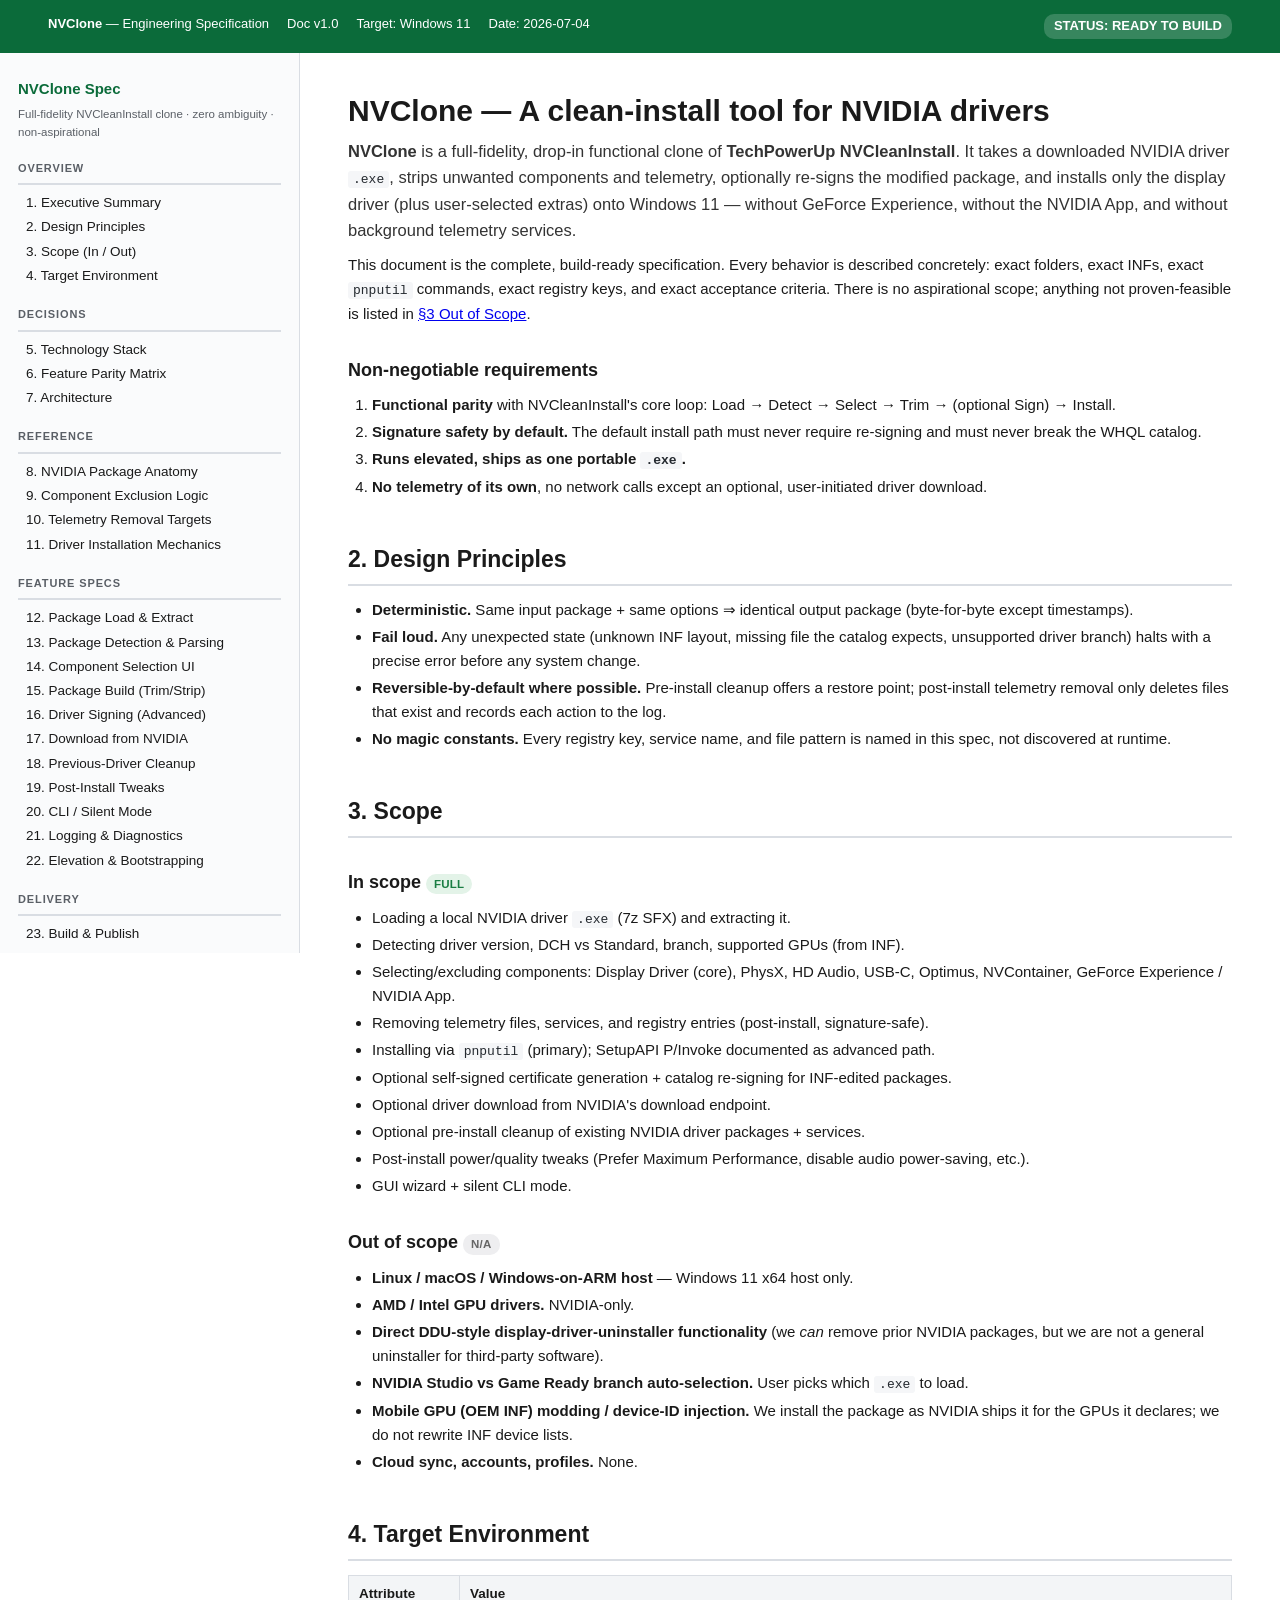
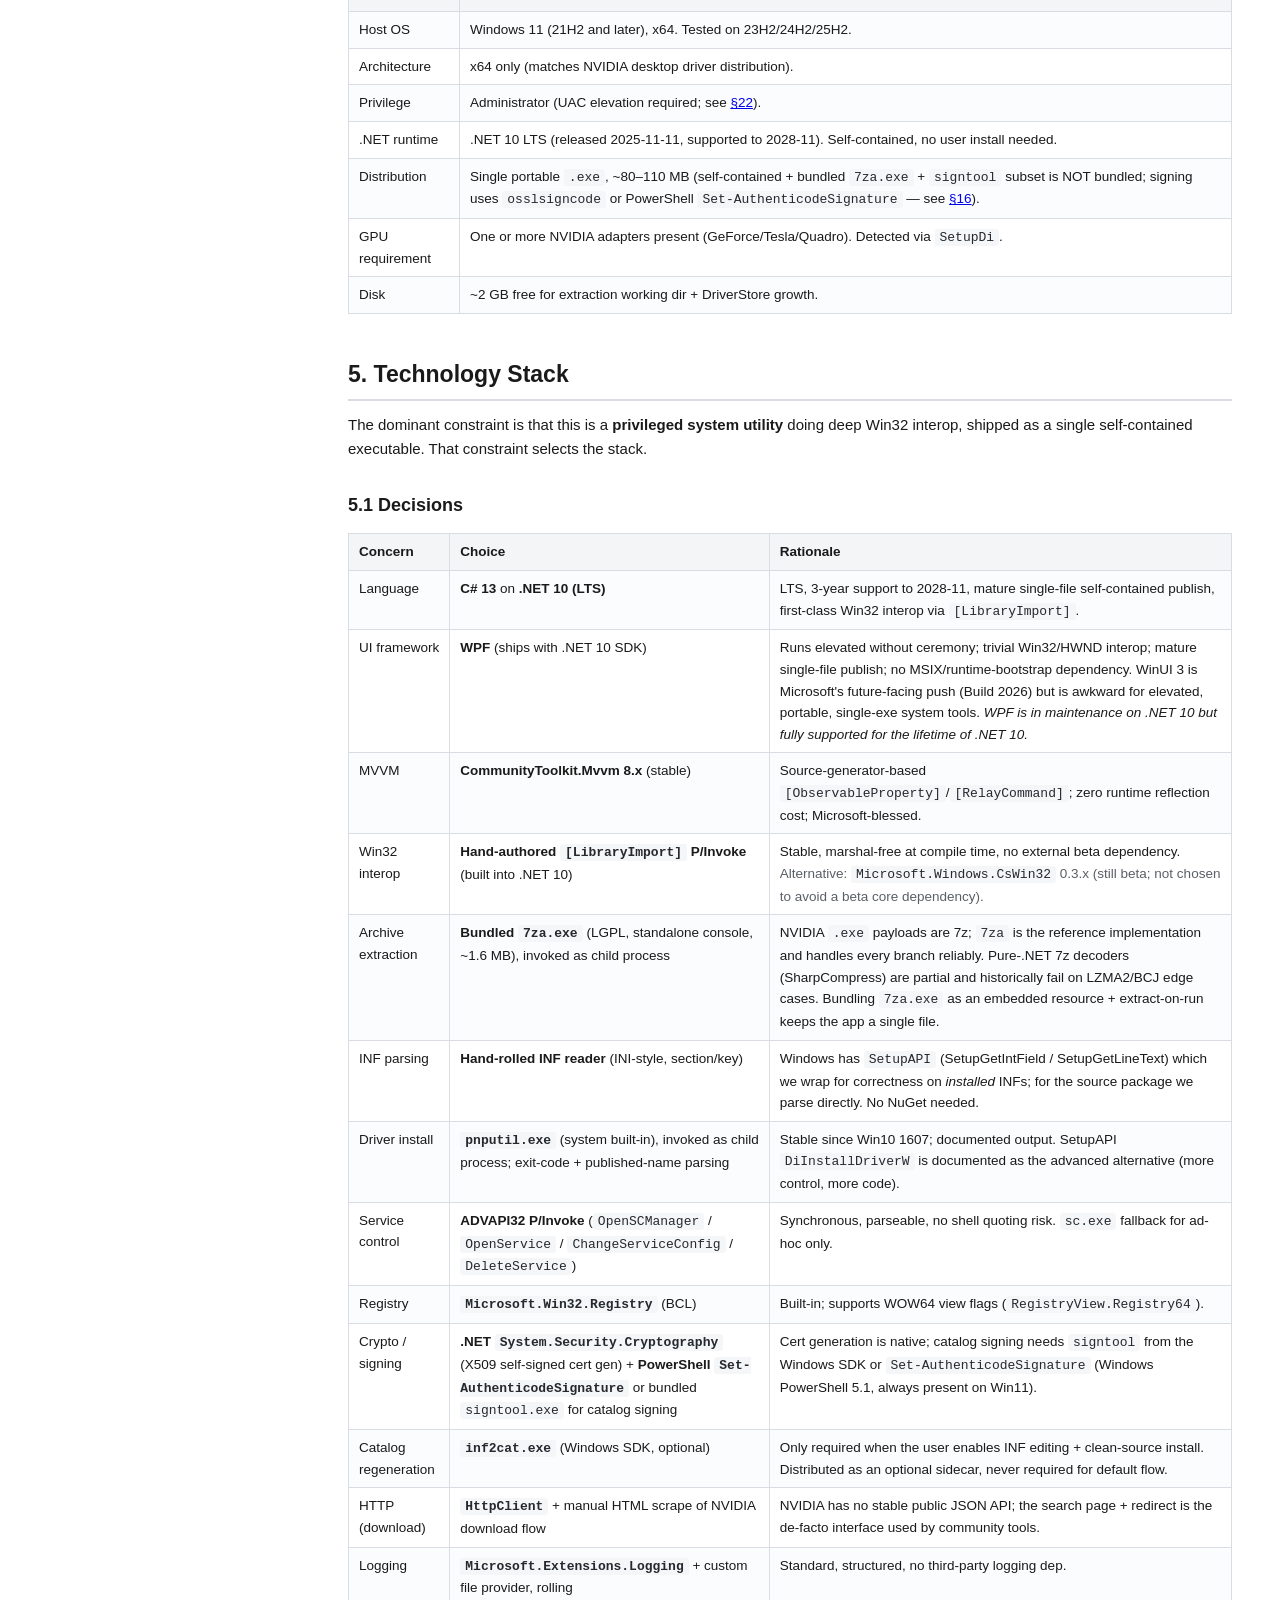
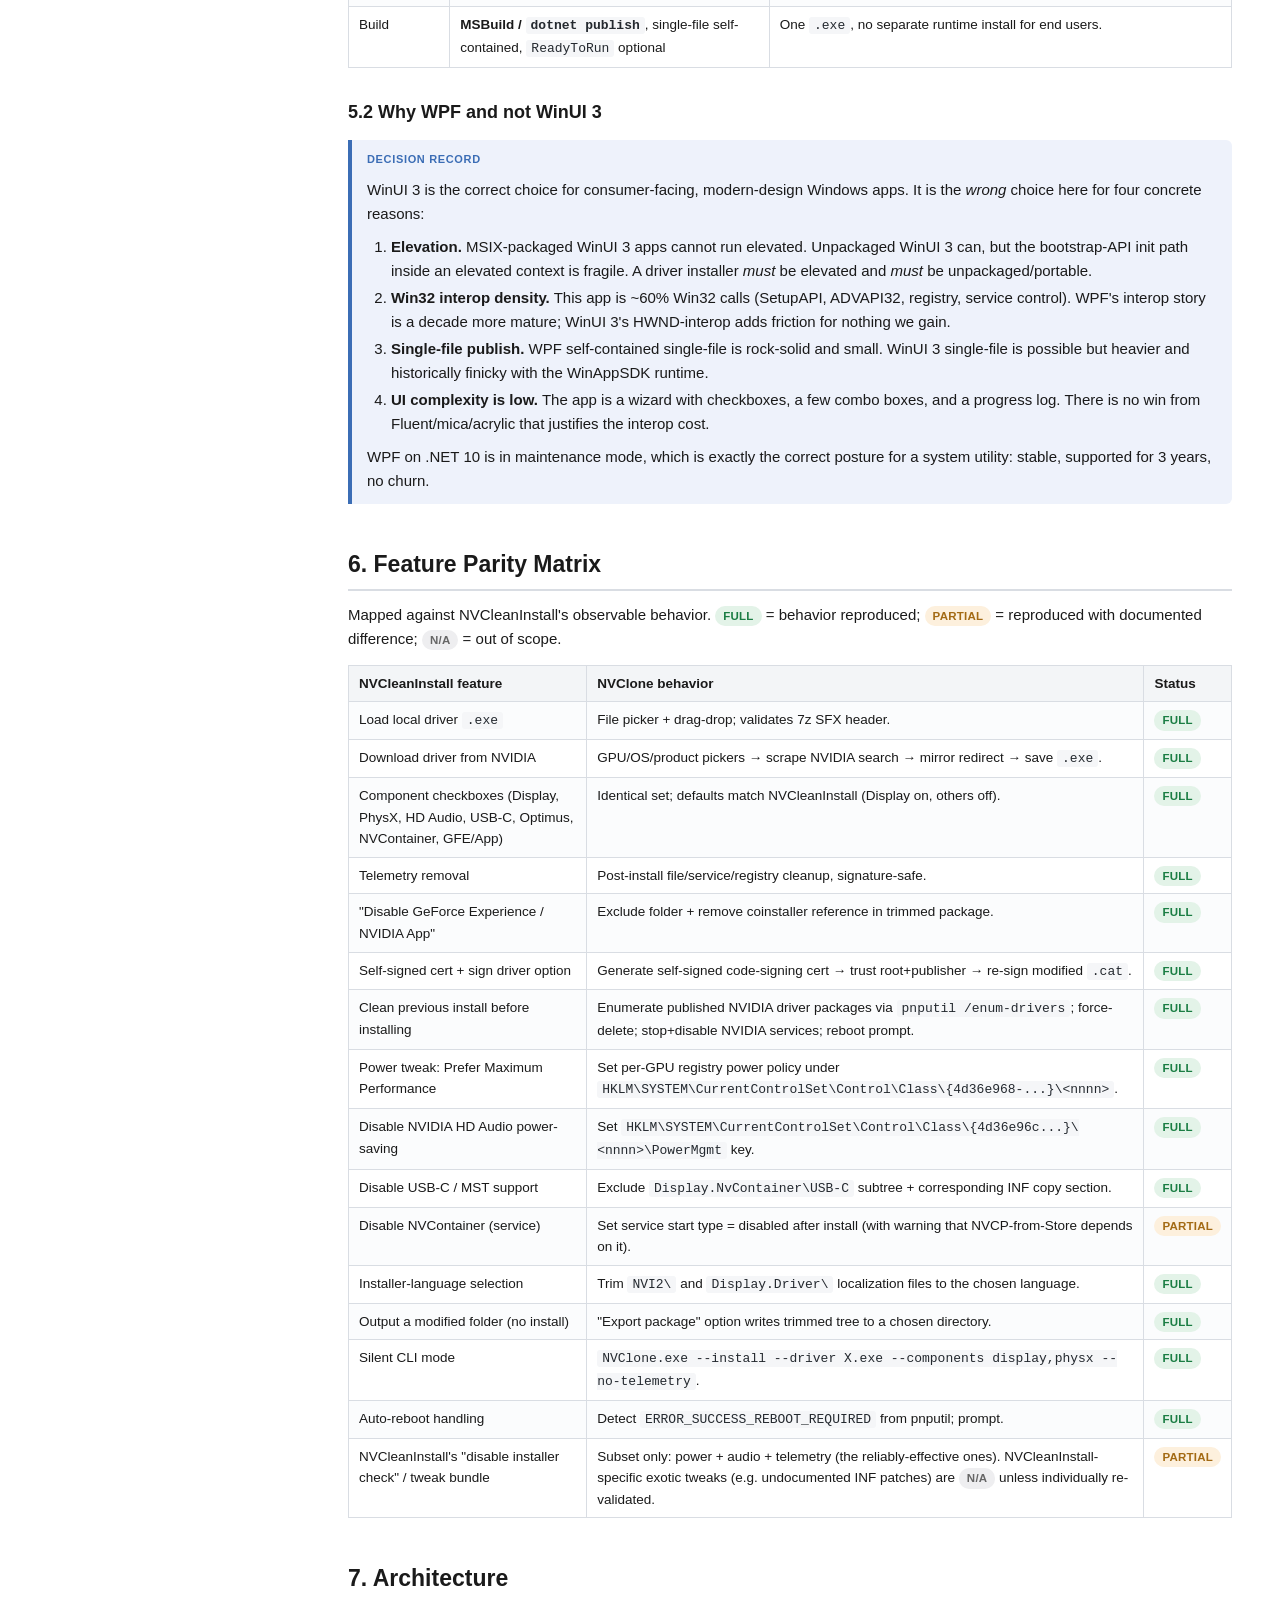
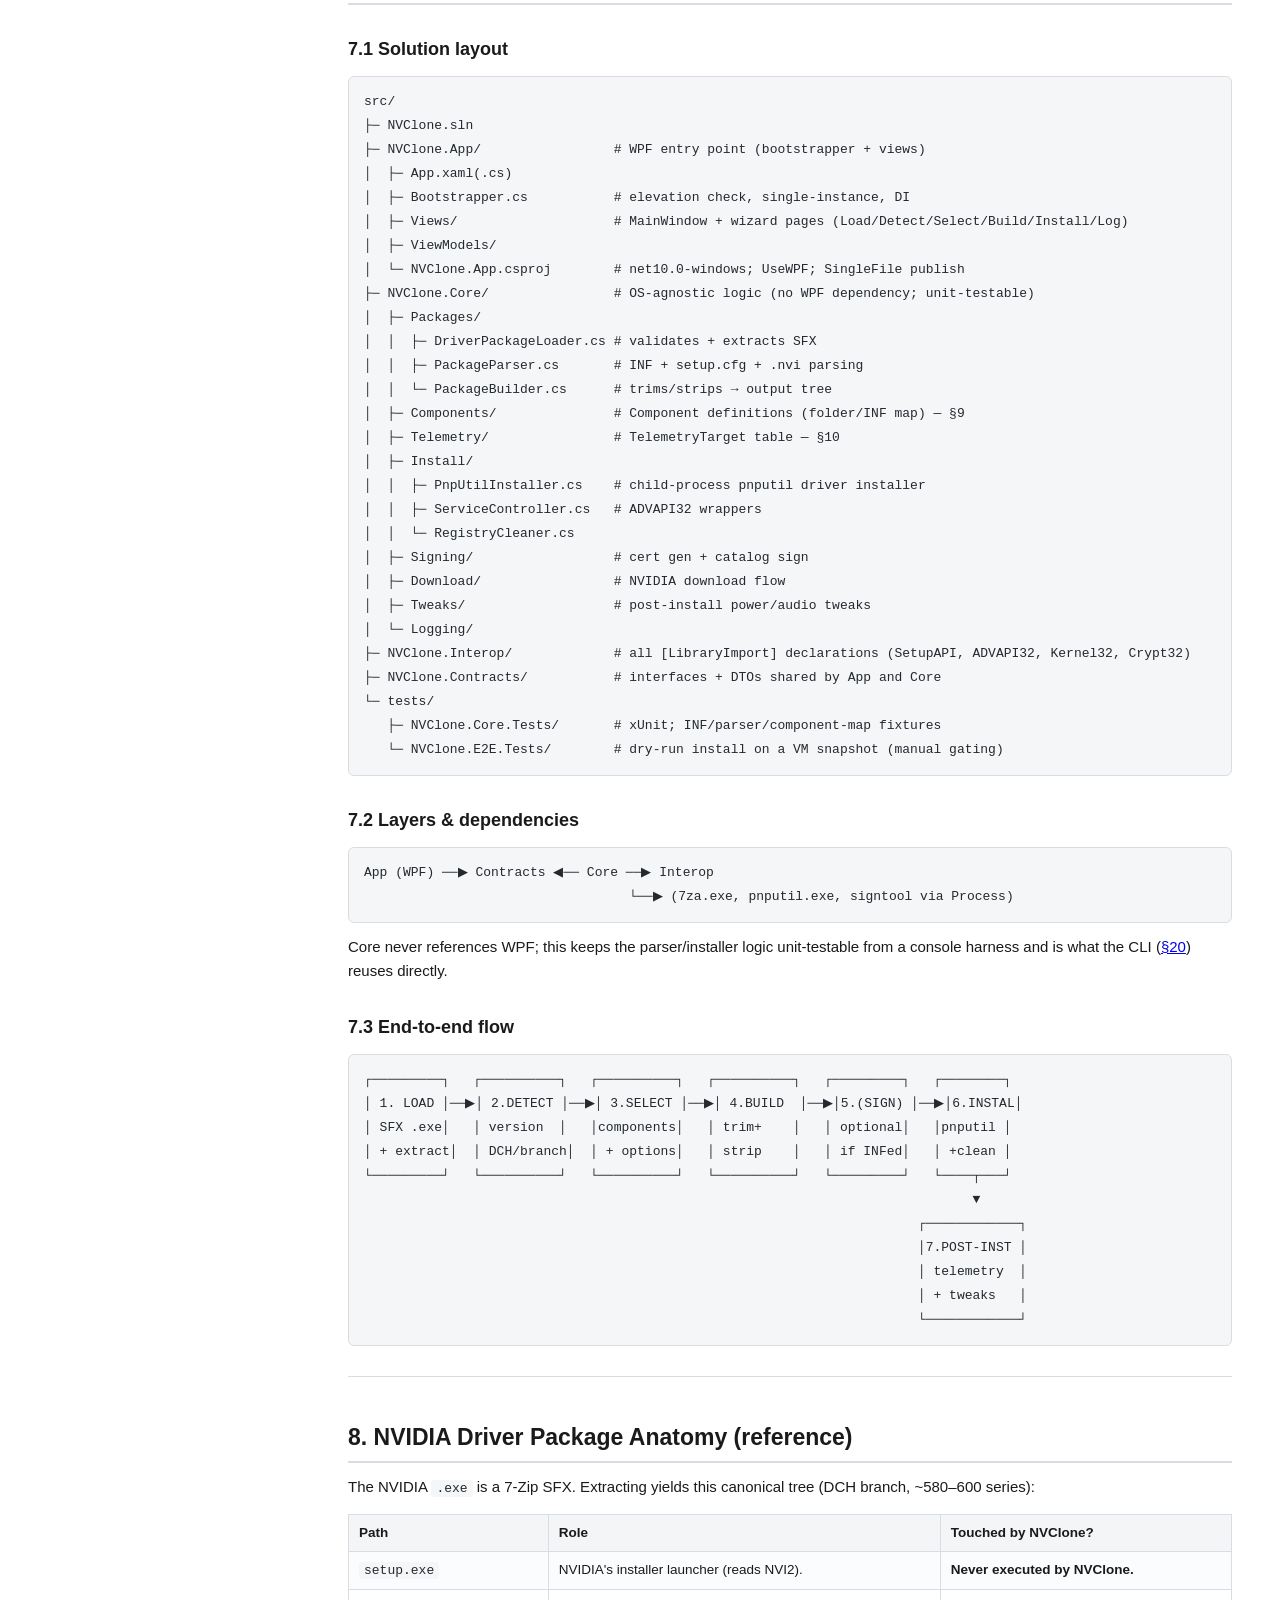
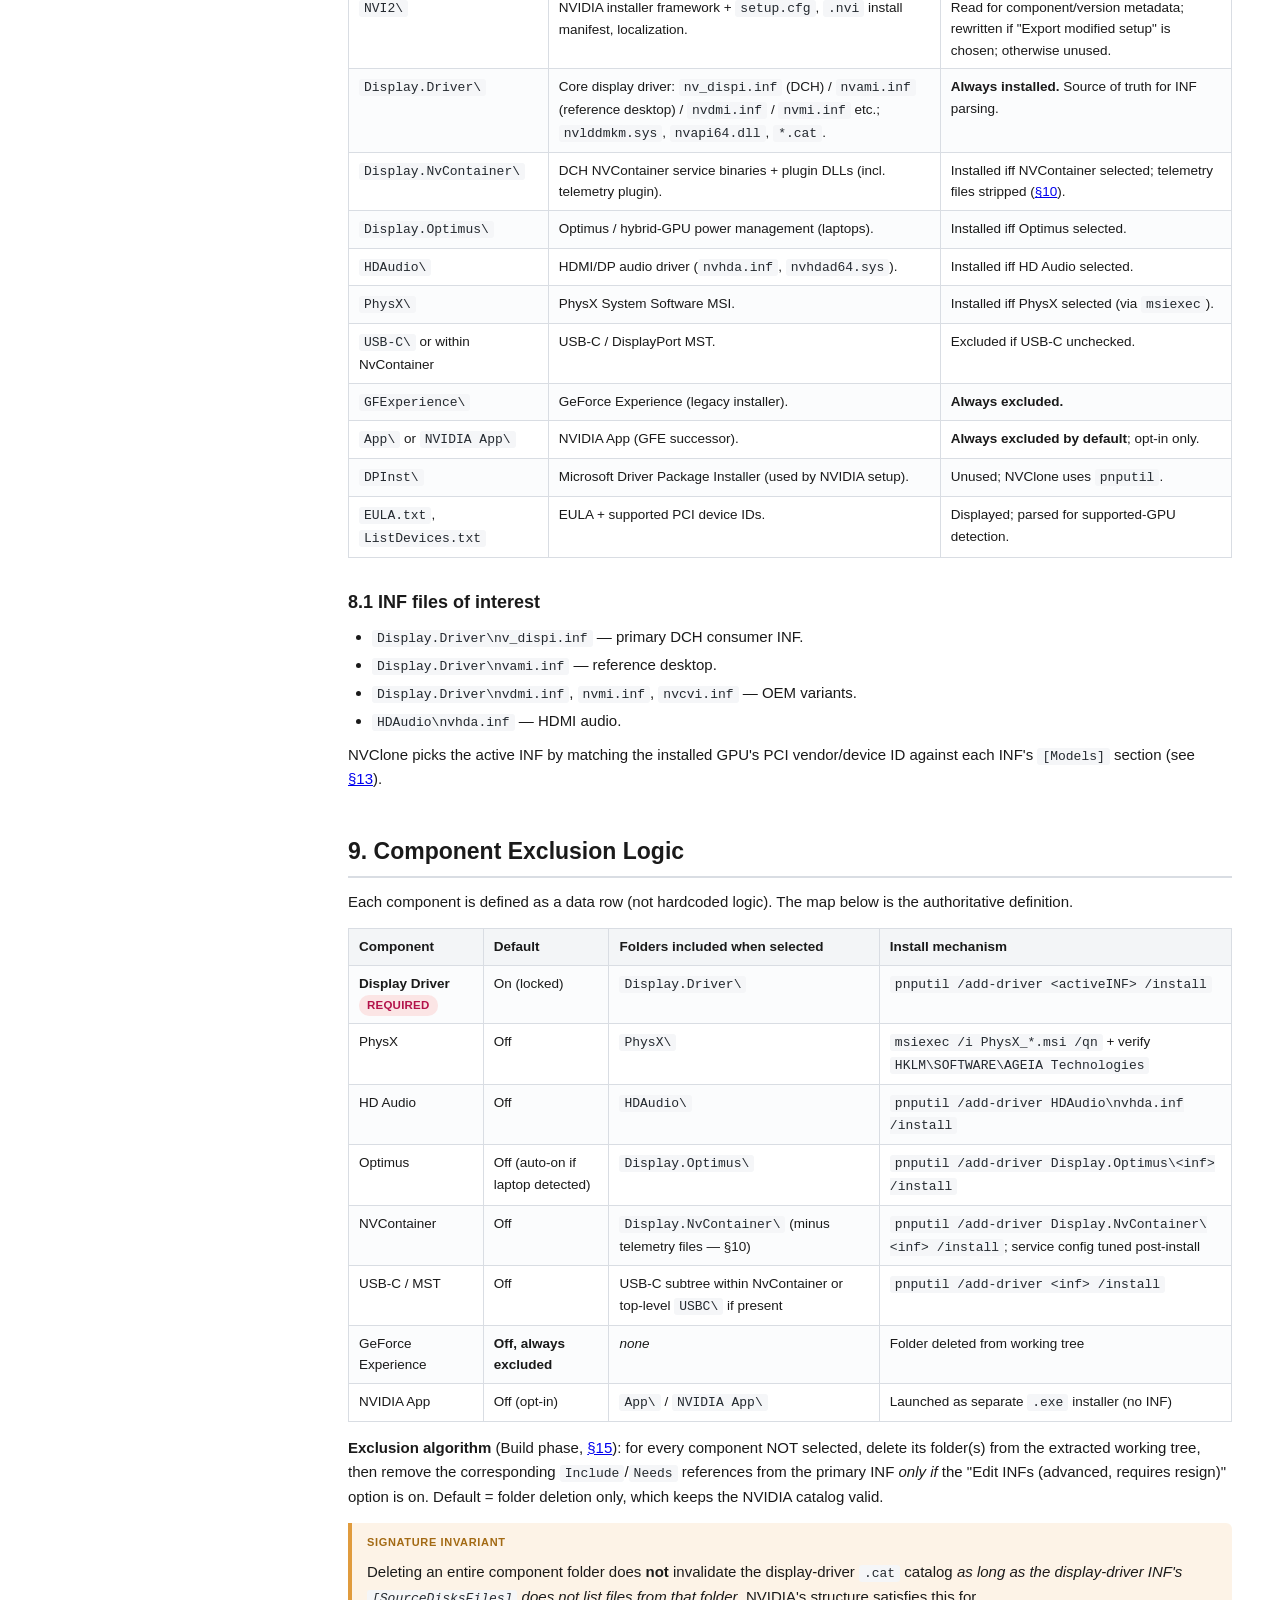
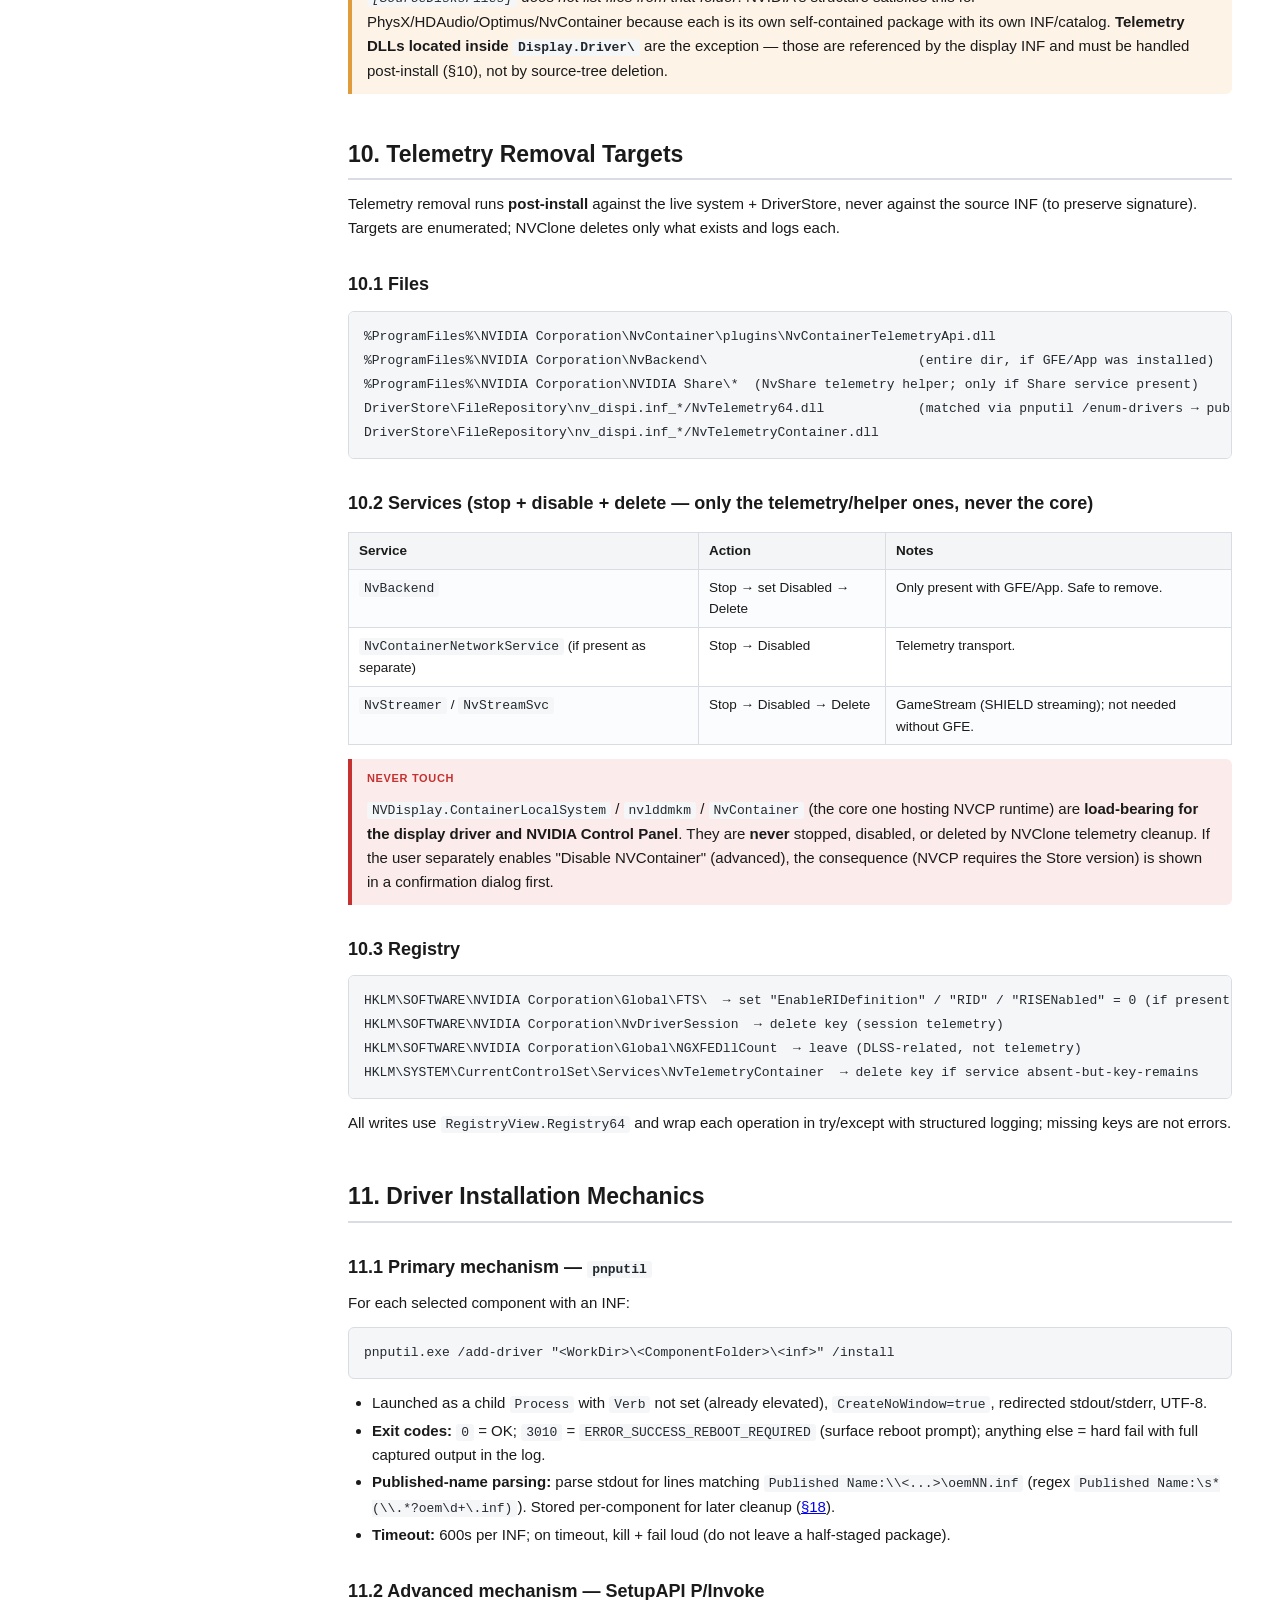
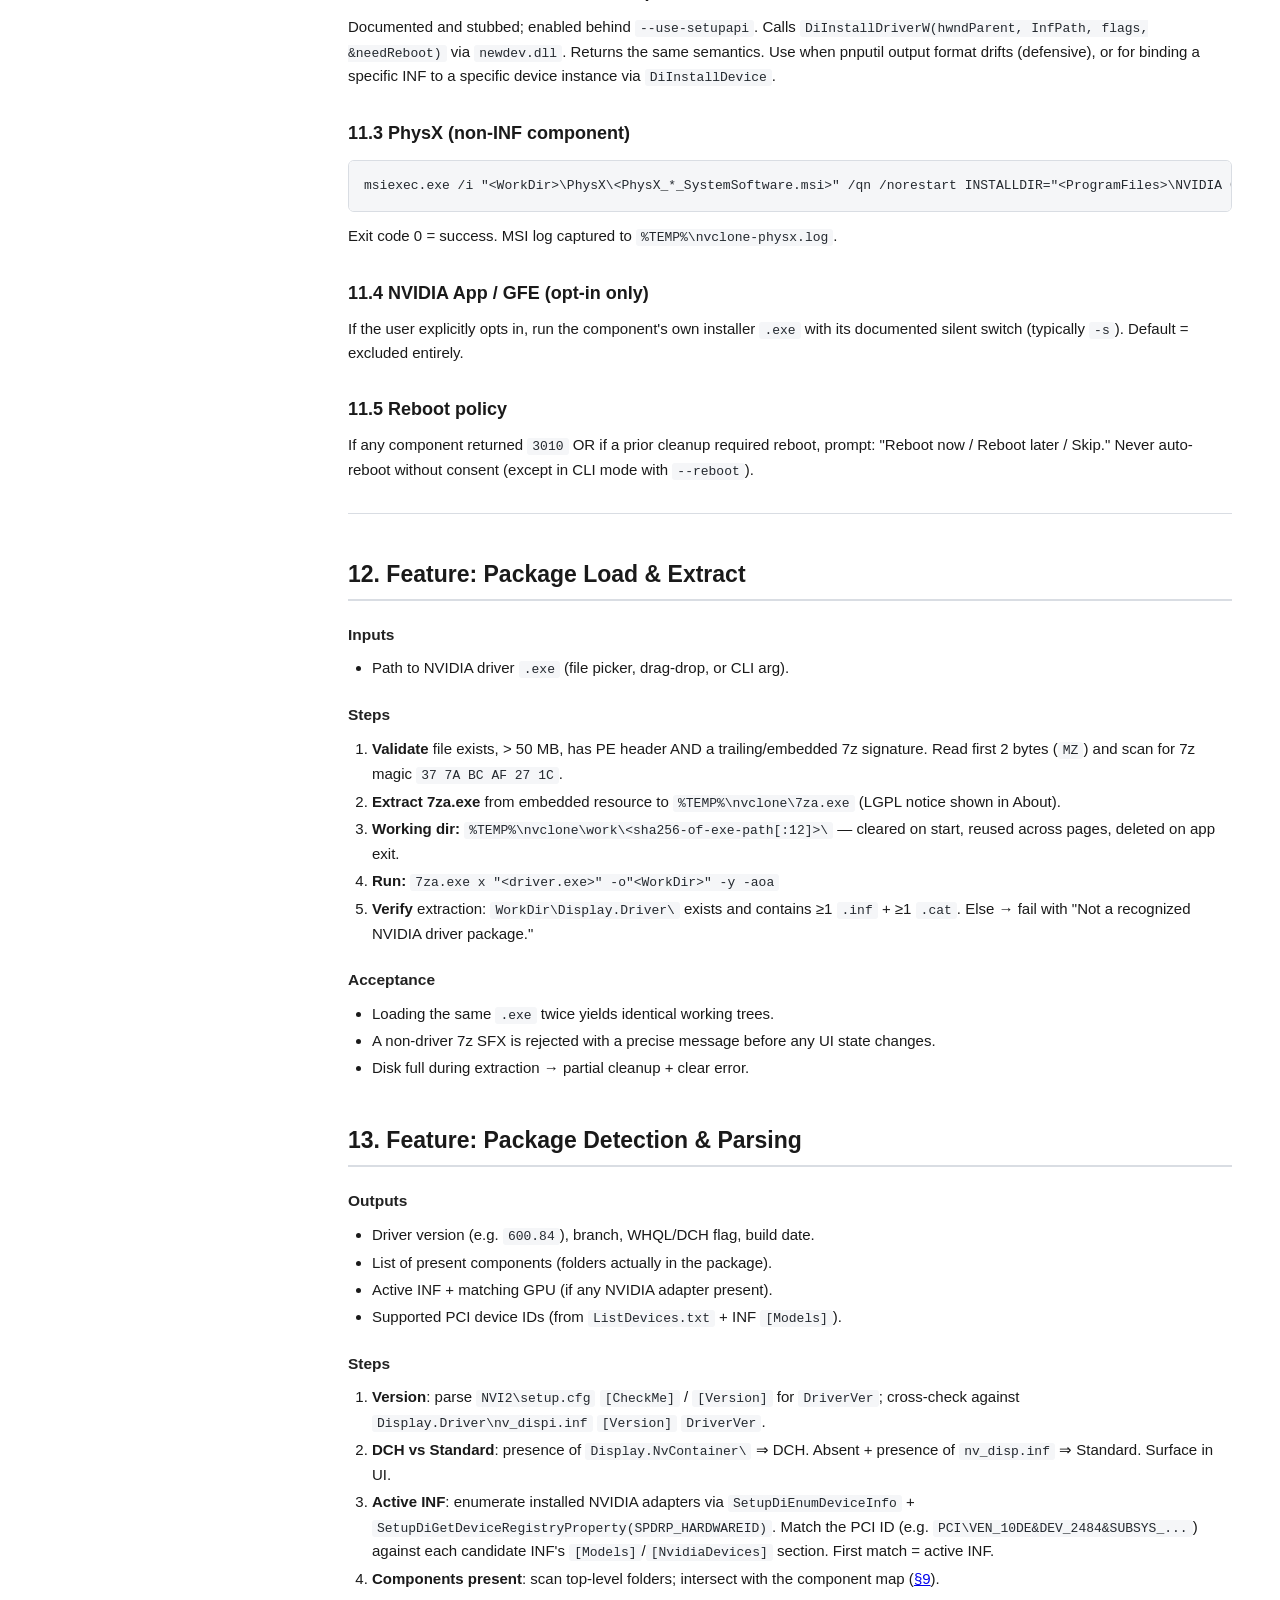
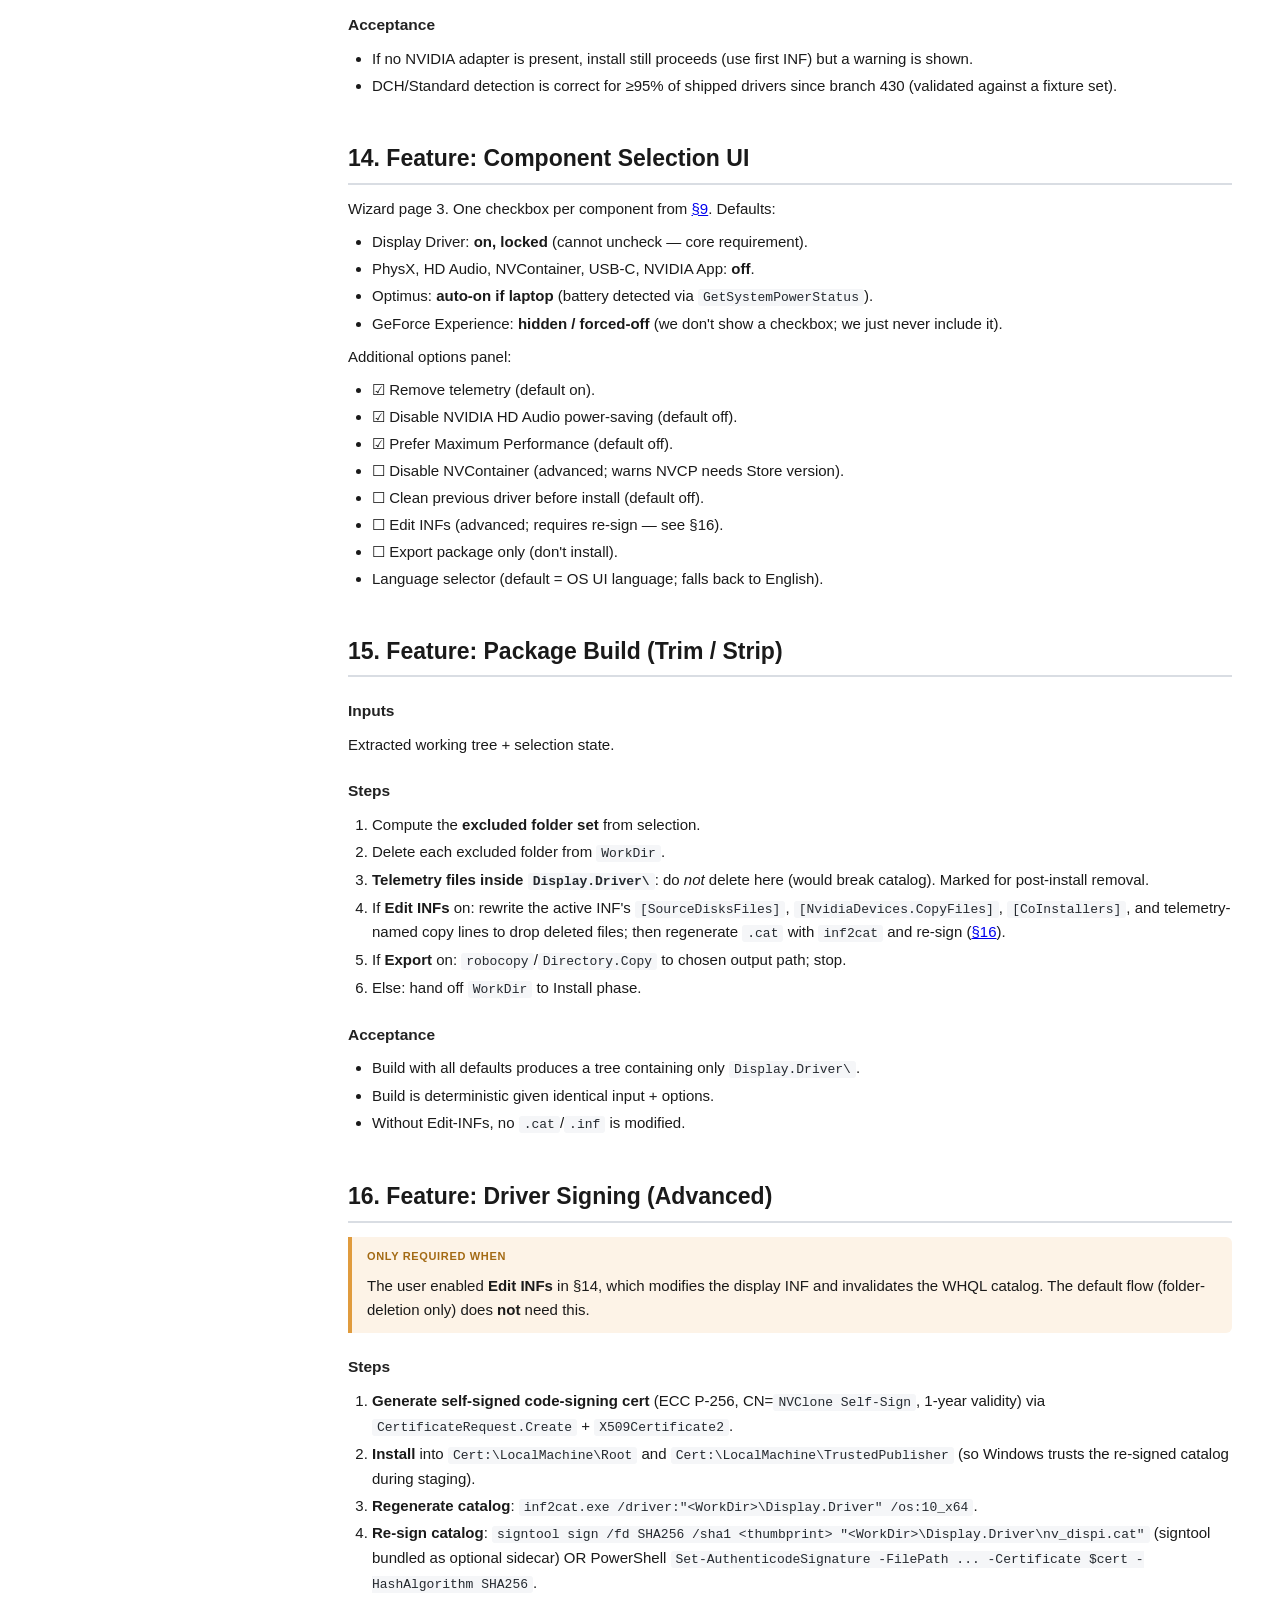
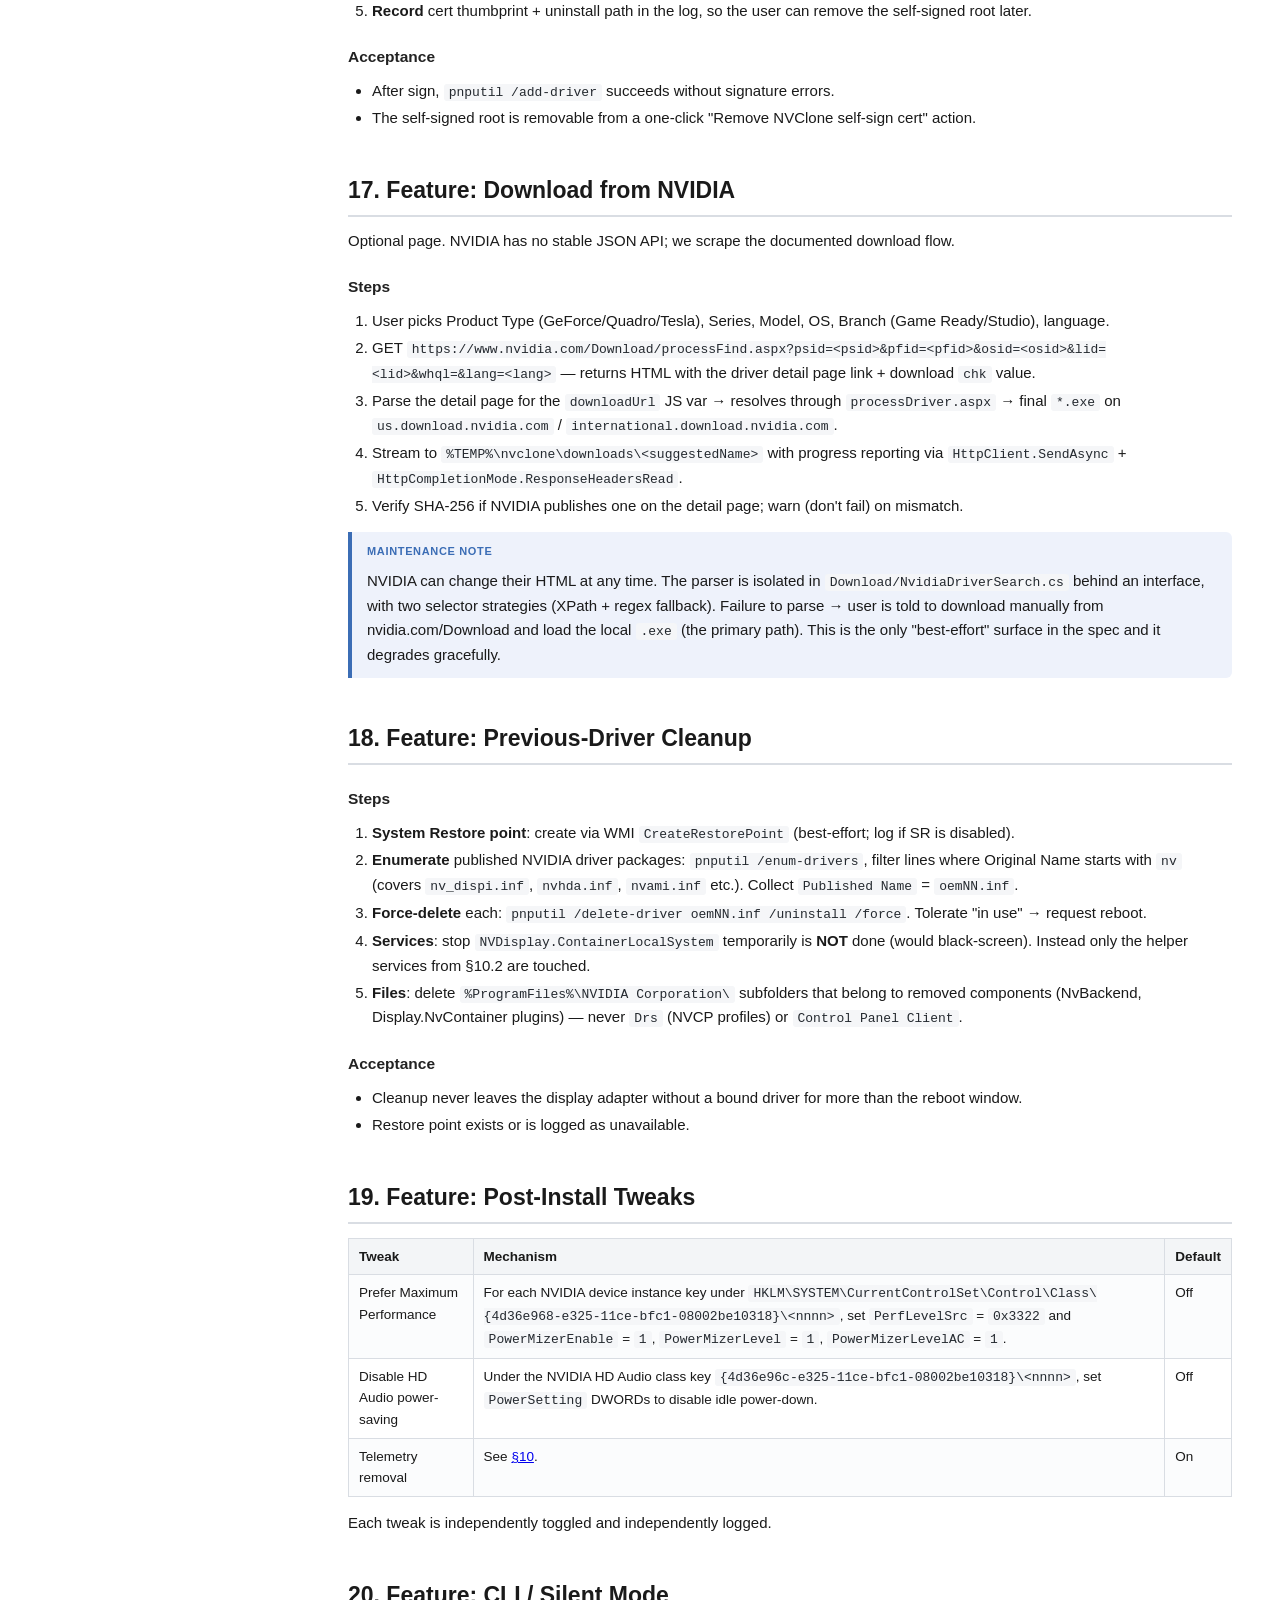
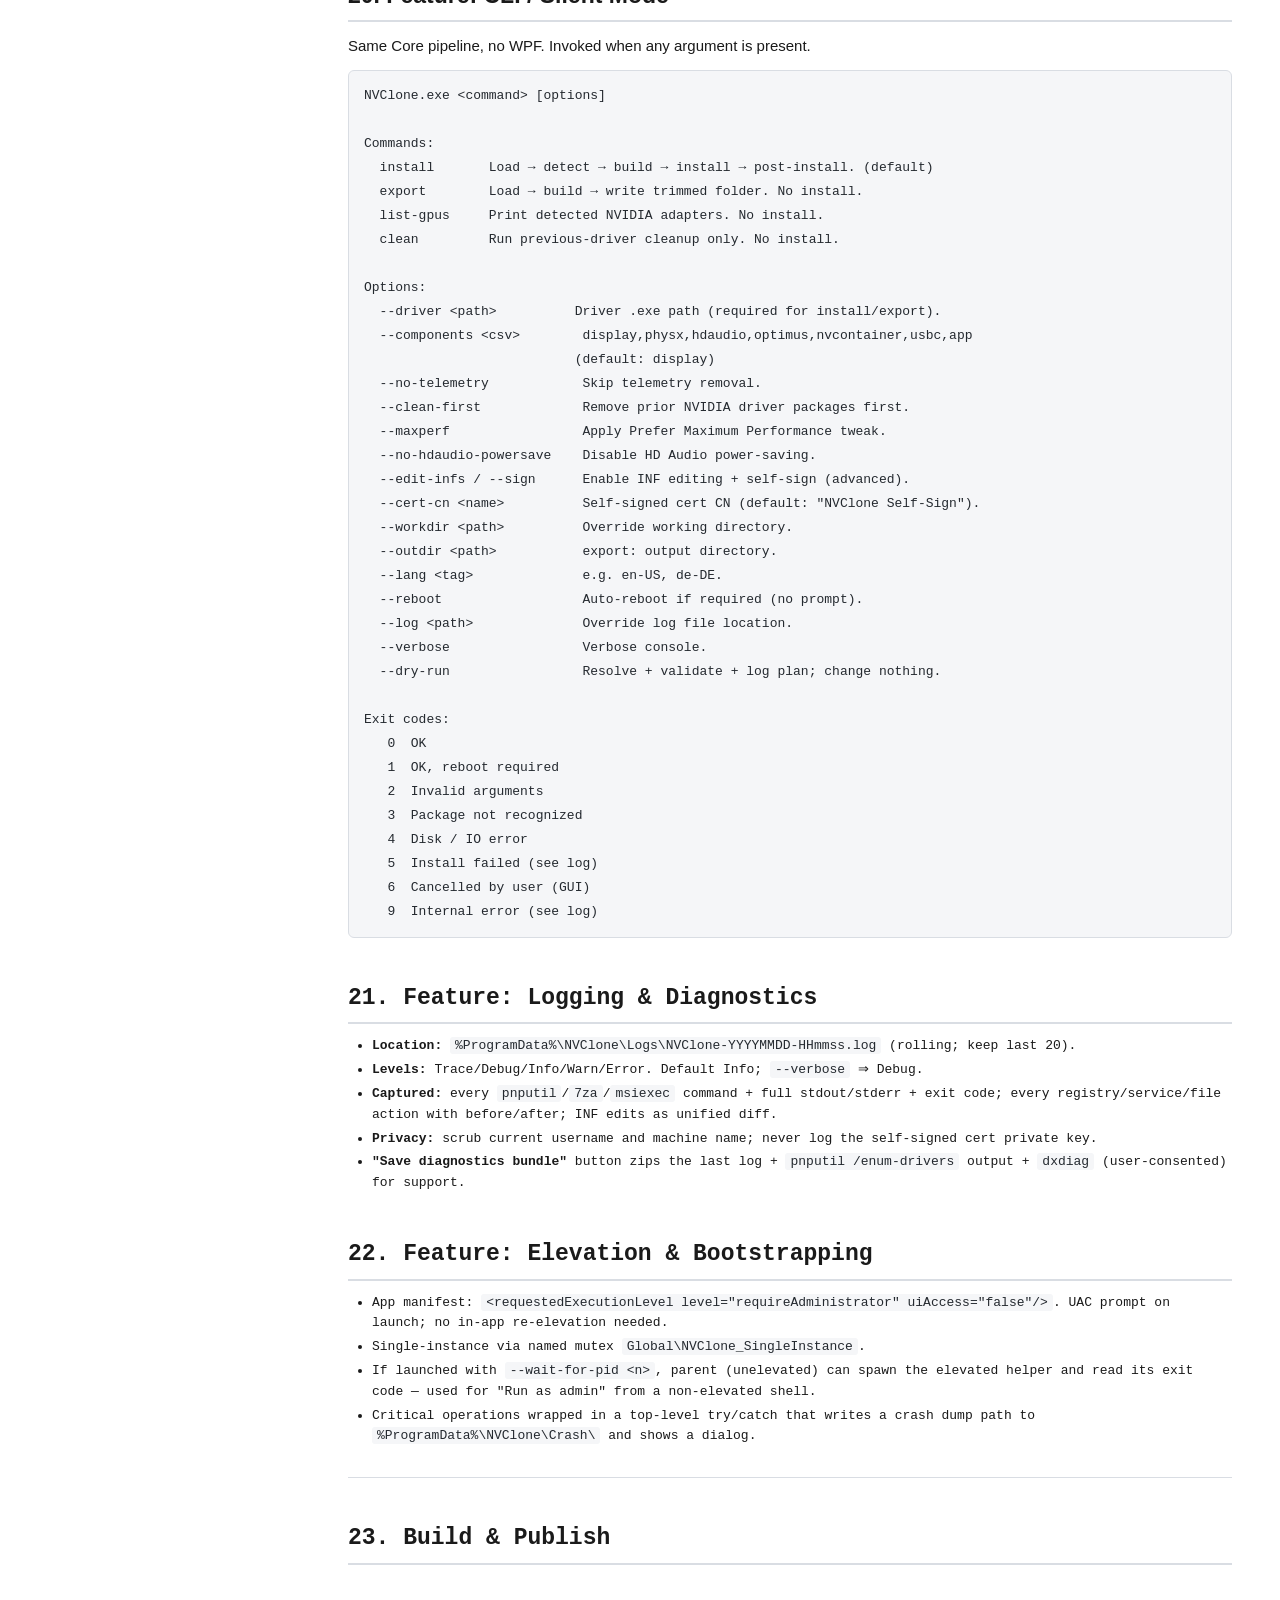
<file: docs/nvcleanclone-spec.html>
<!DOCTYPE html>
<html lang="en">
<head>
<meta charset="UTF-8">
<meta name="viewport" content="width=device-width, initial-scale=1.0">
<title>Spec — NVClone (NVCleanInstall Clone) · v1.0 · 2026-07-04</title>
<style>
  :root{
    --bg:#ffffff; --fg:#1a1a1a; --muted:#5a5f66; --line:#d9dde3;
    --accent:#0b6b3a; --accent-bg:#eef6f1; --code-bg:#f5f6f8; --code-fg:#24292f;
    --warn-bg:#fdf3e7; --warn-bd:#e09b3d; --danger-bg:#fbeceb; --danger-bd:#c53030;
    --note-bg:#eef2fb; --note-bd:#3b6db5; --kw:#b3134b;
  }
  *{box-sizing:border-box}
  html{scroll-behavior:smooth}
  body{
    margin:0; background:var(--bg); color:var(--fg);
    font:15px/1.6 -apple-system,BlinkMacSystemFont,"Segoe UI",Roboto,Helvetica,Arial,sans-serif;
  }
  .wrap{display:flex;min-height:100vh}
  nav.toc{
    width:300px;flex-shrink:0;position:sticky;top:0;align-self:flex-start;
    height:100vh;overflow:auto;padding:24px 18px;border-right:1px solid var(--line);
    background:#fafbfc;font-size:13.5px;
  }
  nav.toc h2{font-size:11px;text-transform:uppercase;letter-spacing:.08em;color:var(--muted);margin:18px 0 6px}
  nav.toc h2:first-child{margin-top:0}
  nav.toc a{display:block;color:var(--fg);text-decoration:none;padding:3px 8px;border-radius:4px;line-height:1.35}
  nav.toc a:hover{background:var(--accent-bg);color:var(--accent)}
  nav.toc .title{font-weight:700;font-size:15px;margin-bottom:4px;color:var(--accent)}
  nav.toc .meta{font-size:11.5px;color:var(--muted);margin-bottom:14px}
  main{flex:1;min-width:0;max-width:980px;margin:0 auto;padding:40px 48px 120px}
  h1{font-size:30px;line-height:1.2;margin:0 0 6px}
  h2{font-size:23px;margin:42px 0 12px;padding-bottom:6px;border-bottom:2px solid var(--line)}
  h3{font-size:18px;margin:30px 0 8px}
  h4{font-size:15.5px;margin:22px 0 6px;color:#222}
  p{margin:9px 0}
  .lead{font-size:16.5px;color:#333}
  code,kbd{font-family:"SFMono-Regular",Consolas,"Liberation Mono",Menlo,monospace;font-size:13px}
  code.inline{background:var(--code-bg);color:var(--code-fg);padding:1px 5px;border-radius:3px}
  pre{background:var(--code-bg);border:1px solid var(--line);border-radius:6px;padding:13px 15px;overflow-x:auto;margin:12px 0}
  pre code{background:none;padding:0;color:var(--code-fg);font-size:13px;line-height:1.5}
  table{border-collapse:collapse;width:100%;margin:14px 0;font-size:13.5px}
  th,td{border:1px solid var(--line);padding:7px 10px;text-align:left;vertical-align:top}
  th{background:#f3f5f7;font-weight:600}
  tr:nth-child(even) td{background:#fbfcfd}
  .callout{border-left:4px solid;padding:11px 15px;border-radius:0 6px 6px 0;margin:14px 0}
  .callout p:first-child{margin-top:0}.callout p:last-child{margin-bottom:0}
  .note{background:var(--note-bg);border-color:var(--note-bd)}
  .warn{background:var(--warn-bg);border-color:var(--warn-bd)}
  .danger{background:var(--danger-bg);border-color:var(--danger-bd)}
  .callout .lbl{font-weight:700;text-transform:uppercase;font-size:11px;letter-spacing:.06em;display:block;margin-bottom:2px}
  .note .lbl{color:var(--note-bd)} .warn .lbl{color:#a36a14} .danger .lbl{color:var(--danger-bd)}
  ul,ol{padding-left:24px;margin:9px 0}
  li{margin:3px 0}
  .pill{display:inline-block;padding:1px 8px;border-radius:10px;font-size:11.5px;font-weight:600;letter-spacing:.02em}
  .pill.full{background:#e3f3e8;color:#1a7d43}
  .pill.partial{background:#fdf0dd;color:#a36a14}
  .pill.na{background:#eeeef0;color:#666}
  .pill.must{background:#fbe5e5;color:#b3134b}
  hr{border:none;border-top:1px solid var(--line);margin:30px 0}
  .docbar{background:var(--accent);color:#fff;padding:14px 48px;font-size:13px;display:flex;gap:18px;flex-wrap:wrap}
  .docbar b{font-weight:600}
  .docbar .st{margin-left:auto;background:rgba(255,255,255,.18);padding:2px 10px;border-radius:10px;font-weight:600}
  @media(max-width:920px){.wrap{flex-direction:column}nav.toc{position:static;width:auto;height:auto;border-right:none;border-bottom:1px solid var(--line)}main{padding:24px}}
  @media print{nav.toc{display:none}main{max-width:none}}
</style>
</head>
<body>
<div class="docbar">
  <span><b>NVClone</b> — Engineering Specification</span>
  <span>Doc v1.0</span>
  <span>Target: Windows 11</span>
  <span>Date: 2026-07-04</span>
  <span class="st">STATUS: READY TO BUILD</span>
</div>
<div class="wrap">
<nav class="toc">
  <div class="title">NVClone Spec</div>
  <div class="meta">Full-fidelity NVCleanInstall clone · zero ambiguity · non-aspirational</div>
  <h2>Overview</h2>
  <a href="#summary">1. Executive Summary</a>
  <a href="#principles">2. Design Principles</a>
  <a href="#scope">3. Scope (In / Out)</a>
  <a href="#env">4. Target Environment</a>
  <h2>Decisions</h2>
  <a href="#stack">5. Technology Stack</a>
  <a href="#parity">6. Feature Parity Matrix</a>
  <a href="#arch">7. Architecture</a>
  <h2>Reference</h2>
  <a href="#anatomy">8. NVIDIA Package Anatomy</a>
  <a href="#components">9. Component Exclusion Logic</a>
  <a href="#telemetry">10. Telemetry Removal Targets</a>
  <a href="#install">11. Driver Installation Mechanics</a>
  <h2>Feature Specs</h2>
  <a href="#f-load">12. Package Load &amp; Extract</a>
  <a href="#f-detect">13. Package Detection &amp; Parsing</a>
  <a href="#f-select">14. Component Selection UI</a>
  <a href="#f-build">15. Package Build (Trim/Strip)</a>
  <a href="#f-sign">16. Driver Signing (Advanced)</a>
  <a href="#f-download">17. Download from NVIDIA</a>
  <a href="#f-clean">18. Previous-Driver Cleanup</a>
  <a href="#f-tweaks">19. Post-Install Tweaks</a>
  <a href="#f-cli">20. CLI / Silent Mode</a>
  <a href="#f-log">21. Logging &amp; Diagnostics</a>
  <a href="#f-elevate">22. Elevation &amp; Bootstrapping</a>
  <h2>Delivery</h2>
  <a href="#build">23. Build &amp; Publish</a>
  <a href="#test">24. Test Strategy</a>
  <a href="#risks">25. Risks &amp; Mitigations</a>
  <a href="#milestones">26. Milestones</a>
  <a href="#refs">27. References</a>
</nav>

<main>

<h1 id="summary">NVClone — A clean-install tool for NVIDIA drivers</h1>
<p class="lead"><b>NVClone</b> is a full-fidelity, drop-in functional clone of <b>TechPowerUp NVCleanInstall</b>. It takes a downloaded NVIDIA driver <code class="inline">.exe</code>, strips unwanted components and telemetry, optionally re-signs the modified package, and installs only the display driver (plus user-selected extras) onto Windows 11 — without GeForce Experience, without the NVIDIA App, and without background telemetry services.</p>

<p>This document is the complete, build-ready specification. Every behavior is described concretely: exact folders, exact INFs, exact <code class="inline">pnputil</code> commands, exact registry keys, and exact acceptance criteria. There is no aspirational scope; anything not proven-feasible is listed in <a href="#scope">§3 Out of Scope</a>.</p>

<h3 id="non-negotiables">Non-negotiable requirements</h3>
<ol>
  <li><b>Functional parity</b> with NVCleanInstall's core loop: Load → Detect → Select → Trim → (optional Sign) → Install.</li>
  <li><b>Signature safety by default.</b> The default install path must never require re-signing and must never break the WHQL catalog.</li>
  <li><b>Runs elevated, ships as one portable <code class="inline">.exe</code>.</b></li>
  <li><b>No telemetry of its own</b>, no network calls except an optional, user-initiated driver download.</li>
</ol>

<h2 id="principles">2. Design Principles</h2>
<ul>
  <li><b>Deterministic.</b> Same input package + same options ⇒ identical output package (byte-for-byte except timestamps).</li>
  <li><b>Fail loud.</b> Any unexpected state (unknown INF layout, missing file the catalog expects, unsupported driver branch) halts with a precise error before any system change.</li>
  <li><b>Reversible-by-default where possible.</b> Pre-install cleanup offers a restore point; post-install telemetry removal only deletes files that exist and records each action to the log.</li>
  <li><b>No magic constants.</b> Every registry key, service name, and file pattern is named in this spec, not discovered at runtime.</li>
</ul>

<h2 id="scope">3. Scope</h2>
<h3>In scope <span class="pill full">FULL</span></h3>
<ul>
  <li>Loading a local NVIDIA driver <code class="inline">.exe</code> (7z SFX) and extracting it.</li>
  <li>Detecting driver version, DCH vs Standard, branch, supported GPUs (from INF).</li>
  <li>Selecting/excluding components: Display Driver (core), PhysX, HD Audio, USB-C, Optimus, NVContainer, GeForce Experience / NVIDIA App.</li>
  <li>Removing telemetry files, services, and registry entries (post-install, signature-safe).</li>
  <li>Installing via <code class="inline">pnputil</code> (primary); SetupAPI P/Invoke documented as advanced path.</li>
  <li>Optional self-signed certificate generation + catalog re-signing for INF-edited packages.</li>
  <li>Optional driver download from NVIDIA's download endpoint.</li>
  <li>Optional pre-install cleanup of existing NVIDIA driver packages + services.</li>
  <li>Post-install power/quality tweaks (Prefer Maximum Performance, disable audio power-saving, etc.).</li>
  <li>GUI wizard + silent CLI mode.</li>
</ul>
<h3>Out of scope <span class="pill na">N/A</span></h3>
<ul>
  <li><b>Linux / macOS / Windows-on-ARM host</b> — Windows 11 x64 host only.</li>
  <li><b>AMD / Intel GPU drivers.</b> NVIDIA-only.</li>
  <li><b>Direct DDU-style display-driver-uninstaller functionality</b> (we <i>can</i> remove prior NVIDIA packages, but we are not a general uninstaller for third-party software).</li>
  <li><b>NVIDIA Studio vs Game Ready branch auto-selection.</b> User picks which <code class="inline">.exe</code> to load.</li>
  <li><b>Mobile GPU (OEM INF) modding / device-ID injection.</b> We install the package as NVIDIA ships it for the GPUs it declares; we do not rewrite INF device lists.</li>
  <li><b>Cloud sync, accounts, profiles.</b> None.</li>
</ul>

<h2 id="env">4. Target Environment</h2>
<table>
  <tr><th>Attribute</th><th>Value</th></tr>
  <tr><td>Host OS</td><td>Windows 11 (21H2 and later), x64. Tested on 23H2/24H2/25H2.</td></tr>
  <tr><td>Architecture</td><td>x64 only (matches NVIDIA desktop driver distribution).</td></tr>
  <tr><td>Privilege</td><td>Administrator (UAC elevation required; see <a href="#f-elevate">§22</a>).</td></tr>
  <tr><td>.NET runtime</td><td>.NET 10 LTS (released 2025-11-11, supported to 2028-11). Self-contained, no user install needed.</td></tr>
  <tr><td>Distribution</td><td>Single portable <code class="inline">.exe</code>, ~80–110 MB (self-contained + bundled <code class="inline">7za.exe</code> + <code class="inline">signtool</code> subset is NOT bundled; signing uses <code class="inline">osslsigncode</code> or PowerShell <code class="inline">Set-AuthenticodeSignature</code> — see <a href="#f-sign">§16</a>).</td></tr>
  <tr><td>GPU requirement</td><td>One or more NVIDIA adapters present (GeForce/Tesla/Quadro). Detected via <code class="inline">SetupDi</code>.</td></tr>
  <tr><td>Disk</td><td>~2 GB free for extraction working dir + DriverStore growth.</td></tr>
</table>

<h2 id="stack">5. Technology Stack</h2>
<p>The dominant constraint is that this is a <b>privileged system utility</b> doing deep Win32 interop, shipped as a single self-contained executable. That constraint selects the stack.</p>

<h3>5.1 Decisions</h3>
<table>
  <tr><th>Concern</th><th>Choice</th><th>Rationale</th></tr>
  <tr>
    <td>Language</td>
    <td><b>C# 13</b> on <b>.NET 10 (LTS)</b></td>
    <td>LTS, 3-year support to 2028-11, mature single-file self-contained publish, first-class Win32 interop via <code class="inline">[LibraryImport]</code>.</td>
  </tr>
  <tr>
    <td>UI framework</td>
    <td><b>WPF</b> (ships with .NET 10 SDK)</td>
    <td>Runs elevated without ceremony; trivial Win32/HWND interop; mature single-file publish; no MSIX/runtime-bootstrap dependency. WinUI 3 is Microsoft's future-facing push (Build 2026) but is awkward for elevated, portable, single-exe system tools. <i>WPF is in maintenance on .NET 10 but fully supported for the lifetime of .NET 10.</i></td>
  </tr>
  <tr>
    <td>MVVM</td>
    <td><b>CommunityToolkit.Mvvm 8.x</b> (stable)</td>
    <td>Source-generator-based <code class="inline">[ObservableProperty]</code>/<code class="inline">[RelayCommand]</code>; zero runtime reflection cost; Microsoft-blessed.</td>
  </tr>
  <tr>
    <td>Win32 interop</td>
    <td><b>Hand-authored <code class="inline">[LibraryImport]</code> P/Invoke</b> (built into .NET 10)</td>
    <td>Stable, marshal-free at compile time, no external beta dependency. <span style="color:var(--muted)">Alternative: <code class="inline">Microsoft.Windows.CsWin32</code> 0.3.x (still beta; not chosen to avoid a beta core dependency).</span></td>
  </tr>
  <tr>
    <td>Archive extraction</td>
    <td><b>Bundled <code class="inline">7za.exe</code></b> (LGPL, standalone console, ~1.6 MB), invoked as child process</td>
    <td>NVIDIA <code class="inline">.exe</code> payloads are 7z; <code class="inline">7za</code> is the reference implementation and handles every branch reliably. Pure-.NET 7z decoders (SharpCompress) are partial and historically fail on LZMA2/BCJ edge cases. Bundling <code class="inline">7za.exe</code> as an embedded resource + extract-on-run keeps the app a single file.</td>
  </tr>
  <tr>
    <td>INF parsing</td>
    <td><b>Hand-rolled INF reader</b> (INI-style, section/key)</td>
    <td>Windows has <code class="inline">SetupAPI</code> (SetupGetIntField / SetupGetLineText) which we wrap for correctness on <i>installed</i> INFs; for the source package we parse directly. No NuGet needed.</td>
  </tr>
  <tr>
    <td>Driver install</td>
    <td><b><code class="inline">pnputil.exe</code></b> (system built-in), invoked as child process; exit-code + published-name parsing</td>
    <td>Stable since Win10 1607; documented output. SetupAPI <code class="inline">DiInstallDriverW</code> is documented as the advanced alternative (more control, more code).</td>
  </tr>
  <tr>
    <td>Service control</td>
    <td><b>ADVAPI32 P/Invoke</b> (<code class="inline">OpenSCManager</code> / <code class="inline">OpenService</code> / <code class="inline">ChangeServiceConfig</code> / <code class="inline">DeleteService</code>)</td>
    <td>Synchronous, parseable, no shell quoting risk. <code class="inline">sc.exe</code> fallback for ad-hoc only.</td>
  </tr>
  <tr>
    <td>Registry</td>
    <td><b><code class="inline">Microsoft.Win32.Registry</code></b> (BCL)</td>
    <td>Built-in; supports WOW64 view flags (<code class="inline">RegistryView.Registry64</code>).</td>
  </tr>
  <tr>
    <td>Crypto / signing</td>
    <td><b>.NET <code class="inline">System.Security.Cryptography</code></b> (X509 self-signed cert gen) + <b>PowerShell <code class="inline">Set-AuthenticodeSignature</code></b> or bundled <code class="inline">signtool.exe</code> for catalog signing</td>
    <td>Cert generation is native; catalog signing needs <code class="inline">signtool</code> from the Windows SDK or <code class="inline">Set-AuthenticodeSignature</code> (Windows PowerShell 5.1, always present on Win11).</td>
  </tr>
  <tr>
    <td>Catalog regeneration</td>
    <td><b><code class="inline">inf2cat.exe</code></b> (Windows SDK, optional)</td>
    <td>Only required when the user enables INF editing + clean-source install. Distributed as an optional sidecar, never required for default flow.</td>
  </tr>
  <tr>
    <td>HTTP (download)</td>
    <td><b><code class="inline">HttpClient</code></b> + manual HTML scrape of NVIDIA download flow</td>
    <td>NVIDIA has no stable public JSON API; the search page + redirect is the de-facto interface used by community tools.</td>
  </tr>
  <tr>
    <td>Logging</td>
    <td><b><code class="inline">Microsoft.Extensions.Logging</code></b> + custom file provider, rolling</td>
    <td>Standard, structured, no third-party logging dep.</td>
  </tr>
  <tr>
    <td>Build</td>
    <td><b>MSBuild / <code class="inline">dotnet publish</code></b>, single-file self-contained, <code class="inline">ReadyToRun</code> optional</td>
    <td>One <code class="inline">.exe</code>, no separate runtime install for end users.</td>
  </tr>
</table>

<h3>5.2 Why WPF and not WinUI 3</h3>
<div class="callout note">
  <span class="lbl">Decision record</span>
  <p>WinUI 3 is the correct choice for consumer-facing, modern-design Windows apps. It is the <i>wrong</i> choice here for four concrete reasons:</p>
  <ol style="margin-bottom:0">
    <li><b>Elevation.</b> MSIX-packaged WinUI 3 apps cannot run elevated. Unpackaged WinUI 3 can, but the bootstrap-API init path inside an elevated context is fragile. A driver installer <i>must</i> be elevated and <i>must</i> be unpackaged/portable.</li>
    <li><b>Win32 interop density.</b> This app is ~60% Win32 calls (SetupAPI, ADVAPI32, registry, service control). WPF's interop story is a decade more mature; WinUI 3's HWND-interop adds friction for nothing we gain.</li>
    <li><b>Single-file publish.</b> WPF self-contained single-file is rock-solid and small. WinUI 3 single-file is possible but heavier and historically finicky with the WinAppSDK runtime.</li>
    <li><b>UI complexity is low.</b> The app is a wizard with checkboxes, a few combo boxes, and a progress log. There is no win from Fluent/mica/acrylic that justifies the interop cost.</li>
  </ol>
  <p style="margin-bottom:0">WPF on .NET 10 is in maintenance mode, which is exactly the correct posture for a system utility: stable, supported for 3 years, no churn.</p>
</div>

<h2 id="parity">6. Feature Parity Matrix</h2>
<p>Mapped against NVCleanInstall's observable behavior. <span class="pill full">FULL</span> = behavior reproduced; <span class="pill partial">PARTIAL</span> = reproduced with documented difference; <span class="pill na">N/A</span> = out of scope.</p>
<table>
  <tr><th>NVCleanInstall feature</th><th>NVClone behavior</th><th>Status</th></tr>
  <tr><td>Load local driver <code class="inline">.exe</code></td><td>File picker + drag-drop; validates 7z SFX header.</td><td><span class="pill full">FULL</span></td></tr>
  <tr><td>Download driver from NVIDIA</td><td>GPU/OS/product pickers → scrape NVIDIA search → mirror redirect → save <code class="inline">.exe</code>.</td><td><span class="pill full">FULL</span></td></tr>
  <tr><td>Component checkboxes (Display, PhysX, HD Audio, USB-C, Optimus, NVContainer, GFE/App)</td><td>Identical set; defaults match NVCleanInstall (Display on, others off).</td><td><span class="pill full">FULL</span></td></tr>
  <tr><td>Telemetry removal</td><td>Post-install file/service/registry cleanup, signature-safe.</td><td><span class="pill full">FULL</span></td></tr>
  <tr><td>"Disable GeForce Experience / NVIDIA App"</td><td>Exclude folder + remove coinstaller reference in trimmed package.</td><td><span class="pill full">FULL</span></td></tr>
  <tr><td>Self-signed cert + sign driver option</td><td>Generate self-signed code-signing cert → trust root+publisher → re-sign modified <code class="inline">.cat</code>.</td><td><span class="pill full">FULL</span></td></tr>
  <tr><td>Clean previous install before installing</td><td>Enumerate published NVIDIA driver packages via <code class="inline">pnputil /enum-drivers</code>; force-delete; stop+disable NVIDIA services; reboot prompt.</td><td><span class="pill full">FULL</span></td></tr>
  <tr><td>Power tweak: Prefer Maximum Performance</td><td>Set per-GPU registry power policy under <code class="inline">HKLM\SYSTEM\CurrentControlSet\Control\Class\{4d36e968-...}\&lt;nnnn&gt;</code>.</td><td><span class="pill full">FULL</span></td></tr>
  <tr><td>Disable NVIDIA HD Audio power-saving</td><td>Set <code class="inline">HKLM\SYSTEM\CurrentControlSet\Control\Class\{4d36e96c...}\&lt;nnnn&gt;\PowerMgmt</code> key.</td><td><span class="pill full">FULL</span></td></tr>
  <tr><td>Disable USB-C / MST support</td><td>Exclude <code class="inline">Display.NvContainer\USB-C</code> subtree + corresponding INF copy section.</td><td><span class="pill full">FULL</span></td></tr>
  <tr><td>Disable NVContainer (service)</td><td>Set service start type = disabled after install (with warning that NVCP-from-Store depends on it).</td><td><span class="pill partial">PARTIAL</span></td></tr>
  <tr><td>Installer-language selection</td><td>Trim <code class="inline">NVI2\</code> and <code class="inline">Display.Driver\</code> localization files to the chosen language.</td><td><span class="pill full">FULL</span></td></tr>
  <tr><td>Output a modified folder (no install)</td><td>"Export package" option writes trimmed tree to a chosen directory.</td><td><span class="pill full">FULL</span></td></tr>
  <tr><td>Silent CLI mode</td><td><code class="inline">NVClone.exe --install --driver X.exe --components display,physx --no-telemetry</code>.</td><td><span class="pill full">FULL</span></td></tr>
  <tr><td>Auto-reboot handling</td><td>Detect <code class="inline">ERROR_SUCCESS_REBOOT_REQUIRED</code> from pnputil; prompt.</td><td><span class="pill full">FULL</span></td></tr>
  <tr><td>NVCleanInstall's "disable installer check" / tweak bundle</td><td>Subset only: power + audio + telemetry (the reliably-effective ones). NVCleanInstall-specific exotic tweaks (e.g. undocumented INF patches) are <span class="pill na">N/A</span> unless individually re-validated.</td><td><span class="pill partial">PARTIAL</span></td></tr>
</table>

<h2 id="arch">7. Architecture</h2>

<h3>7.1 Solution layout</h3>
<pre><code>src/
├─ NVClone.sln
├─ NVClone.App/                 # WPF entry point (bootstrapper + views)
│  ├─ App.xaml(.cs)
│  ├─ Bootstrapper.cs           # elevation check, single-instance, DI
│  ├─ Views/                    # MainWindow + wizard pages (Load/Detect/Select/Build/Install/Log)
│  ├─ ViewModels/
│  └─ NVClone.App.csproj        # net10.0-windows; UseWPF; SingleFile publish
├─ NVClone.Core/                # OS-agnostic logic (no WPF dependency; unit-testable)
│  ├─ Packages/
│  │  ├─ DriverPackageLoader.cs # validates + extracts SFX
│  │  ├─ PackageParser.cs       # INF + setup.cfg + .nvi parsing
│  │  └─ PackageBuilder.cs      # trims/strips → output tree
│  ├─ Components/               # Component definitions (folder/INF map) — §9
│  ├─ Telemetry/                # TelemetryTarget table — §10
│  ├─ Install/
│  │  ├─ PnpUtilInstaller.cs    # child-process pnputil driver installer
│  │  ├─ ServiceController.cs   # ADVAPI32 wrappers
│  │  └─ RegistryCleaner.cs
│  ├─ Signing/                  # cert gen + catalog sign
│  ├─ Download/                 # NVIDIA download flow
│  ├─ Tweaks/                   # post-install power/audio tweaks
│  └─ Logging/
├─ NVClone.Interop/             # all [LibraryImport] declarations (SetupAPI, ADVAPI32, Kernel32, Crypt32)
├─ NVClone.Contracts/           # interfaces + DTOs shared by App and Core
└─ tests/
   ├─ NVClone.Core.Tests/       # xUnit; INF/parser/component-map fixtures
   └─ NVClone.E2E.Tests/        # dry-run install on a VM snapshot (manual gating)</code></pre>

<h3>7.2 Layers &amp; dependencies</h3>
<pre><code>App (WPF) ──▶ Contracts ◀── Core ──▶ Interop
                                  └──▶ (7za.exe, pnputil.exe, signtool via Process)</code></pre>
<p>Core never references WPF; this keeps the parser/installer logic unit-testable from a console harness and is what the CLI (<a href="#f-cli">§20</a>) reuses directly.</p>

<h3>7.3 End-to-end flow</h3>
<pre><code>┌─────────┐   ┌──────────┐   ┌──────────┐   ┌──────────┐   ┌─────────┐   ┌────────┐
│ 1. LOAD │──▶│ 2.DETECT │──▶│ 3.SELECT │──▶│ 4.BUILD  │──▶│5.(SIGN) │──▶│6.INSTAL│
│ SFX .exe│   │ version  │   │components│   │ trim+    │   │ optional│   │pnputil │
│ + extract│  │ DCH/branch│  │ + options│   │ strip    │   │ if INFed│   │ +clean │
└─────────┘   └──────────┘   └──────────┘   └──────────┘   └─────────┘   └────┬───┘
                                                                              ▼
                                                                       ┌────────────┐
                                                                       │7.POST-INST │
                                                                       │ telemetry  │
                                                                       │ + tweaks   │
                                                                       └────────────┘</code></pre>

<hr>

<h2 id="anatomy">8. NVIDIA Driver Package Anatomy (reference)</h2>
<p>The NVIDIA <code class="inline">.exe</code> is a 7-Zip SFX. Extracting yields this canonical tree (DCH branch, ~580–600 series):</p>
<table>
  <tr><th>Path</th><th>Role</th><th>Touched by NVClone?</th></tr>
  <tr><td><code class="inline">setup.exe</code></td><td>NVIDIA's installer launcher (reads NVI2).</td><td><b>Never executed by NVClone.</b></td></tr>
  <tr><td><code class="inline">NVI2\</code></td><td>NVIDIA installer framework + <code class="inline">setup.cfg</code>, <code class="inline">.nvi</code> install manifest, localization.</td><td>Read for component/version metadata; rewritten if "Export modified setup" is chosen; otherwise unused.</td></tr>
  <tr><td><code class="inline">Display.Driver\</code></td><td>Core display driver: <code class="inline">nv_dispi.inf</code> (DCH) / <code class="inline">nvami.inf</code> (reference desktop) / <code class="inline">nvdmi.inf</code> / <code class="inline">nvmi.inf</code> etc.; <code class="inline">nvlddmkm.sys</code>, <code class="inline">nvapi64.dll</code>, <code class="inline">*.cat</code>.</td><td><b>Always installed.</b> Source of truth for INF parsing.</td></tr>
  <tr><td><code class="inline">Display.NvContainer\</code></td><td>DCH NVContainer service binaries + plugin DLLs (incl. telemetry plugin).</td><td>Installed iff NVContainer selected; telemetry files stripped (<a href="#telemetry">§10</a>).</td></tr>
  <tr><td><code class="inline">Display.Optimus\</code></td><td>Optimus / hybrid-GPU power management (laptops).</td><td>Installed iff Optimus selected.</td></tr>
  <tr><td><code class="inline">HDAudio\</code></td><td>HDMI/DP audio driver (<code class="inline">nvhda.inf</code>, <code class="inline">nvhdad64.sys</code>).</td><td>Installed iff HD Audio selected.</td></tr>
  <tr><td><code class="inline">PhysX\</code></td><td>PhysX System Software MSI.</td><td>Installed iff PhysX selected (via <code class="inline">msiexec</code>).</td></tr>
  <tr><td><code class="inline">USB-C\</code> or within NvContainer</td><td>USB-C / DisplayPort MST.</td><td>Excluded if USB-C unchecked.</td></tr>
  <tr><td><code class="inline">GFExperience\</code></td><td>GeForce Experience (legacy installer).</td><td><b>Always excluded.</b></td></tr>
  <tr><td><code class="inline">App\</code> or <code class="inline">NVIDIA App\</code></td><td>NVIDIA App (GFE successor).</td><td><b>Always excluded by default</b>; opt-in only.</td></tr>
  <tr><td><code class="inline">DPInst\</code></td><td>Microsoft Driver Package Installer (used by NVIDIA setup).</td><td>Unused; NVClone uses <code class="inline">pnputil</code>.</td></tr>
  <tr><td><code class="inline">EULA.txt</code>, <code class="inline">ListDevices.txt</code></td><td>EULA + supported PCI device IDs.</td><td>Displayed; parsed for supported-GPU detection.</td></tr>
</table>

<h3>8.1 INF files of interest</h3>
<ul>
  <li><code class="inline">Display.Driver\nv_dispi.inf</code> — primary DCH consumer INF.</li>
  <li><code class="inline">Display.Driver\nvami.inf</code> — reference desktop.</li>
  <li><code class="inline">Display.Driver\nvdmi.inf</code>, <code class="inline">nvmi.inf</code>, <code class="inline">nvcvi.inf</code> — OEM variants.</li>
  <li><code class="inline">HDAudio\nvhda.inf</code> — HDMI audio.</li>
</ul>
<p>NVClone picks the active INF by matching the installed GPU's PCI vendor/device ID against each INF's <code class="inline">[Models]</code> section (see <a href="#f-detect">§13</a>).</p>

<h2 id="components">9. Component Exclusion Logic</h2>
<p>Each component is defined as a data row (not hardcoded logic). The map below is the authoritative definition.</p>
<table>
  <tr><th>Component</th><th>Default</th><th>Folders included when selected</th><th>Install mechanism</th></tr>
  <tr>
    <td><b>Display Driver</b> <span class="pill must">REQUIRED</span></td><td>On (locked)</td>
    <td><code class="inline">Display.Driver\</code></td>
    <td><code class="inline">pnputil /add-driver &lt;activeINF&gt; /install</code></td>
  </tr>
  <tr>
    <td>PhysX</td><td>Off</td>
    <td><code class="inline">PhysX\</code></td>
    <td><code class="inline">msiexec /i PhysX_*.msi /qn</code> + verify <code class="inline">HKLM\SOFTWARE\AGEIA Technologies</code></td>
  </tr>
  <tr>
    <td>HD Audio</td><td>Off</td>
    <td><code class="inline">HDAudio\</code></td>
    <td><code class="inline">pnputil /add-driver HDAudio\nvhda.inf /install</code></td>
  </tr>
  <tr>
    <td>Optimus</td><td>Off (auto-on if laptop detected)</td>
    <td><code class="inline">Display.Optimus\</code></td>
    <td><code class="inline">pnputil /add-driver Display.Optimus\&lt;inf&gt; /install</code></td>
  </tr>
  <tr>
    <td>NVContainer</td><td>Off</td>
    <td><code class="inline">Display.NvContainer\</code> (minus telemetry files — §10)</td>
    <td><code class="inline">pnputil /add-driver Display.NvContainer\&lt;inf&gt; /install</code>; service config tuned post-install</td>
  </tr>
  <tr>
    <td>USB-C / MST</td><td>Off</td>
    <td>USB-C subtree within NvContainer or top-level <code class="inline">USBC\</code> if present</td>
    <td><code class="inline">pnputil /add-driver &lt;inf&gt; /install</code></td>
  </tr>
  <tr>
    <td>GeForce Experience</td><td><b>Off, always excluded</b></td>
    <td><i>none</i></td>
    <td>Folder deleted from working tree</td>
  </tr>
  <tr>
    <td>NVIDIA App</td><td>Off (opt-in)</td>
    <td><code class="inline">App\</code> / <code class="inline">NVIDIA App\</code></td>
    <td>Launched as separate <code class="inline">.exe</code> installer (no INF)</td>
  </tr>
</table>
<p><b>Exclusion algorithm</b> (Build phase, <a href="#f-build">§15</a>): for every component NOT selected, delete its folder(s) from the extracted working tree, then remove the corresponding <code class="inline">Include</code>/<code class="inline">Needs</code> references from the primary INF <i>only if</i> the "Edit INFs (advanced, requires resign)" option is on. Default = folder deletion only, which keeps the NVIDIA catalog valid.</p>

<div class="callout warn">
  <span class="lbl">Signature invariant</span>
  <p>Deleting an entire component folder does <b>not</b> invalidate the display-driver <code class="inline">.cat</code> catalog <i>as long as the display-driver INF's <code class="inline">[SourceDisksFiles]</code> does not list files from that folder</i>. NVIDIA's structure satisfies this for PhysX/HDAudio/Optimus/NvContainer because each is its own self-contained package with its own INF/catalog. <b>Telemetry DLLs located inside <code class="inline">Display.Driver\</code></b> are the exception — those are referenced by the display INF and must be handled post-install (§10), not by source-tree deletion.</p>
</div>

<h2 id="telemetry">10. Telemetry Removal Targets</h2>
<p>Telemetry removal runs <b>post-install</b> against the live system + DriverStore, never against the source INF (to preserve signature). Targets are enumerated; NVClone deletes only what exists and logs each.</p>

<h3>10.1 Files</h3>
<pre><code>%ProgramFiles%\NVIDIA Corporation\NvContainer\plugins\NvContainerTelemetryApi.dll
%ProgramFiles%\NVIDIA Corporation\NvBackend\                           (entire dir, if GFE/App was installed)
%ProgramFiles%\NVIDIA Corporation\NVIDIA Share\*  (NvShare telemetry helper; only if Share service present)
DriverStore\FileRepository\nv_dispi.inf_*/NvTelemetry64.dll            (matched via pnputil /enum-drivers → published name → FileRepository path)
DriverStore\FileRepository\nv_dispi.inf_*/NvTelemetryContainer.dll</code></pre>

<h3>10.2 Services (stop + disable + delete — only the telemetry/helper ones, never the core)</h3>
<table>
  <tr><th>Service</th><th>Action</th><th>Notes</th></tr>
  <tr><td><code class="inline">NvBackend</code></td><td>Stop → set Disabled → Delete</td><td>Only present with GFE/App. Safe to remove.</td></tr>
  <tr><td><code class="inline">NvContainerNetworkService</code> (if present as separate)</td><td>Stop → Disabled</td><td>Telemetry transport.</td></tr>
  <tr><td><code class="inline">NvStreamer</code> / <code class="inline">NvStreamSvc</code></td><td>Stop → Disabled → Delete</td><td>GameStream (SHIELD streaming); not needed without GFE.</td></tr>
</table>
<div class="callout danger">
  <span class="lbl">Never touch</span>
  <p><code class="inline">NVDisplay.ContainerLocalSystem</code> / <code class="inline">nvlddmkm</code> / <code class="inline">NvContainer</code> (the core one hosting NVCP runtime) are <b>load-bearing for the display driver and NVIDIA Control Panel</b>. They are <b>never</b> stopped, disabled, or deleted by NVClone telemetry cleanup. If the user separately enables "Disable NVContainer" (advanced), the consequence (NVCP requires the Store version) is shown in a confirmation dialog first.</p>
</div>

<h3>10.3 Registry</h3>
<pre><code>HKLM\SOFTWARE\NVIDIA Corporation\Global\FTS\  → set "EnableRIDefinition" / "RID" / "RISENabled" = 0 (if present)
HKLM\SOFTWARE\NVIDIA Corporation\NvDriverSession  → delete key (session telemetry)
HKLM\SOFTWARE\NVIDIA Corporation\Global\NGXFEDllCount  → leave (DLSS-related, not telemetry)
HKLM\SYSTEM\CurrentControlSet\Services\NvTelemetryContainer  → delete key if service absent-but-key-remains</code></pre>
<p>All writes use <code class="inline">RegistryView.Registry64</code> and wrap each operation in try/except with structured logging; missing keys are not errors.</p>

<h2 id="install">11. Driver Installation Mechanics</h2>

<h3>11.1 Primary mechanism — <code class="inline">pnputil</code></h3>
<p>For each selected component with an INF:</p>
<pre><code>pnputil.exe /add-driver "&lt;WorkDir&gt;\&lt;ComponentFolder&gt;\&lt;inf&gt;" /install</code></pre>
<ul>
  <li>Launched as a child <code class="inline">Process</code> with <code class="inline">Verb</code> not set (already elevated), <code class="inline">CreateNoWindow=true</code>, redirected stdout/stderr, UTF-8.</li>
  <li><b>Exit codes:</b> <code class="inline">0</code> = OK; <code class="inline">3010</code> = <code class="inline">ERROR_SUCCESS_REBOOT_REQUIRED</code> (surface reboot prompt); anything else = hard fail with full captured output in the log.</li>
  <li><b>Published-name parsing:</b> parse stdout for lines matching <code class="inline">Published Name:\\&lt;...&gt;\oemNN.inf</code> (regex <code class="inline">Published Name:\s*(\\.*?oem\d+\.inf)</code>). Stored per-component for later cleanup (<a href="#f-clean">§18</a>).</li>
  <li><b>Timeout:</b> 600s per INF; on timeout, kill + fail loud (do not leave a half-staged package).</li>
</ul>

<h3>11.2 Advanced mechanism — SetupAPI P/Invoke</h3>
<p>Documented and stubbed; enabled behind <code class="inline">--use-setupapi</code>. Calls <code class="inline">DiInstallDriverW(hwndParent, InfPath, flags, &amp;needReboot)</code> via <code class="inline">newdev.dll</code>. Returns the same semantics. Use when pnputil output format drifts (defensive), or for binding a specific INF to a specific device instance via <code class="inline">DiInstallDevice</code>.</p>

<h3>11.3 PhysX (non-INF component)</h3>
<pre><code>msiexec.exe /i "&lt;WorkDir&gt;\PhysX\&lt;PhysX_*_SystemSoftware.msi&gt;" /qn /norestart INSTALLDIR="&lt;ProgramFiles&gt;\NVIDIA Corporation\PhysX"</code></pre>
<p>Exit code 0 = success. MSI log captured to <code class="inline">%TEMP%\nvclone-physx.log</code>.</p>

<h3>11.4 NVIDIA App / GFE (opt-in only)</h3>
<p>If the user explicitly opts in, run the component's own installer <code class="inline">.exe</code> with its documented silent switch (typically <code class="inline">-s</code>). Default = excluded entirely.</p>

<h3>11.5 Reboot policy</h3>
<p>If any component returned <code class="inline">3010</code> OR if a prior cleanup required reboot, prompt: "Reboot now / Reboot later / Skip." Never auto-reboot without consent (except in CLI mode with <code class="inline">--reboot</code>).</p>

<hr>

<h2 id="f-load">12. Feature: Package Load &amp; Extract</h2>
<h4>Inputs</h4>
<ul><li>Path to NVIDIA driver <code class="inline">.exe</code> (file picker, drag-drop, or CLI arg).</li></ul>
<h4>Steps</h4>
<ol>
  <li><b>Validate</b> file exists, &gt; 50 MB, has PE header AND a trailing/embedded 7z signature. Read first 2 bytes (<code class="inline">MZ</code>) and scan for 7z magic <code class="inline">37 7A BC AF 27 1C</code>.</li>
  <li><b>Extract 7za.exe</b> from embedded resource to <code class="inline">%TEMP%\nvclone\7za.exe</code> (LGPL notice shown in About).</li>
  <li><b>Working dir:</b> <code class="inline">%TEMP%\nvclone\work\&lt;sha256-of-exe-path[:12]&gt;\</code> — cleared on start, reused across pages, deleted on app exit.</li>
  <li><b>Run:</b> <code class="inline">7za.exe x "&lt;driver.exe&gt;" -o"&lt;WorkDir&gt;" -y -aoa</code></li>
  <li><b>Verify</b> extraction: <code class="inline">WorkDir\Display.Driver\</code> exists and contains ≥1 <code class="inline">.inf</code> + ≥1 <code class="inline">.cat</code>. Else → fail with "Not a recognized NVIDIA driver package."</li>
</ol>
<h4>Acceptance</h4>
<ul>
  <li>Loading the same <code class="inline">.exe</code> twice yields identical working trees.</li>
  <li>A non-driver 7z SFX is rejected with a precise message before any UI state changes.</li>
  <li>Disk full during extraction → partial cleanup + clear error.</li>
</ul>

<h2 id="f-detect">13. Feature: Package Detection &amp; Parsing</h2>
<h4>Outputs</h4>
<ul>
  <li>Driver version (e.g. <code class="inline">600.84</code>), branch, WHQL/DCH flag, build date.</li>
  <li>List of present components (folders actually in the package).</li>
  <li>Active INF + matching GPU (if any NVIDIA adapter present).</li>
  <li>Supported PCI device IDs (from <code class="inline">ListDevices.txt</code> + INF <code class="inline">[Models]</code>).</li>
</ul>
<h4>Steps</h4>
<ol>
  <li><b>Version</b>: parse <code class="inline">NVI2\setup.cfg</code> <code class="inline">[CheckMe]</code> / <code class="inline">[Version]</code> for <code class="inline">DriverVer</code>; cross-check against <code class="inline">Display.Driver\nv_dispi.inf</code> <code class="inline">[Version]</code> <code class="inline">DriverVer</code>.</li>
  <li><b>DCH vs Standard</b>: presence of <code class="inline">Display.NvContainer\</code> ⇒ DCH. Absent + presence of <code class="inline">nv_disp.inf</code> ⇒ Standard. Surface in UI.</li>
  <li><b>Active INF</b>: enumerate installed NVIDIA adapters via <code class="inline">SetupDiEnumDeviceInfo</code> + <code class="inline">SetupDiGetDeviceRegistryProperty(SPDRP_HARDWAREID)</code>. Match the PCI ID (e.g. <code class="inline">PCI\VEN_10DE&amp;DEV_2484&amp;SUBSYS_...</code>) against each candidate INF's <code class="inline">[Models]</code>/<code class="inline">[NvidiaDevices]</code> section. First match = active INF.</li>
  <li><b>Components present</b>: scan top-level folders; intersect with the component map (<a href="#components">§9</a>).</li>
</ol>
<h4>Acceptance</h4>
<ul>
  <li>If no NVIDIA adapter is present, install still proceeds (use first INF) but a warning is shown.</li>
  <li>DCH/Standard detection is correct for ≥95% of shipped drivers since branch 430 (validated against a fixture set).</li>
</ul>

<h2 id="f-select">14. Feature: Component Selection UI</h2>
<p>Wizard page 3. One checkbox per component from <a href="#components">§9</a>. Defaults:</p>
<ul>
  <li>Display Driver: <b>on, locked</b> (cannot uncheck — core requirement).</li>
  <li>PhysX, HD Audio, NVContainer, USB-C, NVIDIA App: <b>off</b>.</li>
  <li>Optimus: <b>auto-on if laptop</b> (battery detected via <code class="inline">GetSystemPowerStatus</code>).</li>
  <li>GeForce Experience: <b>hidden / forced-off</b> (we don't show a checkbox; we just never include it).</li>
</ul>
<p>Additional options panel:</p>
<ul>
  <li>☑ Remove telemetry (default on).</li>
  <li>☑ Disable NVIDIA HD Audio power-saving (default off).</li>
  <li>☑ Prefer Maximum Performance (default off).</li>
  <li>☐ Disable NVContainer (advanced; warns NVCP needs Store version).</li>
  <li>☐ Clean previous driver before install (default off).</li>
  <li>☐ Edit INFs (advanced; requires re-sign — see §16).</li>
  <li>☐ Export package only (don't install).</li>
  <li>Language selector (default = OS UI language; falls back to English).</li>
</ul>

<h2 id="f-build">15. Feature: Package Build (Trim / Strip)</h2>
<h4>Inputs</h4>
<p>Extracted working tree + selection state.</p>
<h4>Steps</h4>
<ol>
  <li>Compute the <b>excluded folder set</b> from selection.</li>
  <li>Delete each excluded folder from <code class="inline">WorkDir</code>.</li>
  <li><b>Telemetry files inside <code class="inline">Display.Driver\</code></b>: do <i>not</i> delete here (would break catalog). Marked for post-install removal.</li>
  <li>If <b>Edit INFs</b> on: rewrite the active INF's <code class="inline">[SourceDisksFiles]</code>, <code class="inline">[NvidiaDevices.CopyFiles]</code>, <code class="inline">[CoInstallers]</code>, and telemetry-named copy lines to drop deleted files; then regenerate <code class="inline">.cat</code> with <code class="inline">inf2cat</code> and re-sign (<a href="#f-sign">§16</a>).</li>
  <li>If <b>Export</b> on: <code class="inline">robocopy</code>/<code class="inline">Directory.Copy</code> to chosen output path; stop.</li>
  <li>Else: hand off <code class="inline">WorkDir</code> to Install phase.</li>
</ol>
<h4>Acceptance</h4>
<ul>
  <li>Build with all defaults produces a tree containing only <code class="inline">Display.Driver\</code>.</li>
  <li>Build is deterministic given identical input + options.</li>
  <li>Without Edit-INFs, no <code class="inline">.cat</code>/<code class="inline">.inf</code> is modified.</li>
</ul>

<h2 id="f-sign">16. Feature: Driver Signing (Advanced)</h2>
<div class="callout warn">
  <span class="lbl">Only required when</span>
  <p>The user enabled <b>Edit INFs</b> in §14, which modifies the display INF and invalidates the WHQL catalog. The default flow (folder-deletion only) does <b>not</b> need this.</p>
</div>
<h4>Steps</h4>
<ol>
  <li><b>Generate self-signed code-signing cert</b> (ECC P-256, CN=<code class="inline">NVClone Self-Sign</code>, 1-year validity) via <code class="inline">CertificateRequest.Create</code> + <code class="inline">X509Certificate2</code>.</li>
  <li><b>Install</b> into <code class="inline">Cert:\LocalMachine\Root</code> and <code class="inline">Cert:\LocalMachine\TrustedPublisher</code> (so Windows trusts the re-signed catalog during staging).</li>
  <li><b>Regenerate catalog</b>: <code class="inline">inf2cat.exe /driver:"&lt;WorkDir&gt;\Display.Driver" /os:10_x64</code>.</li>
  <li><b>Re-sign catalog</b>: <code class="inline">signtool sign /fd SHA256 /sha1 &lt;thumbprint&gt; "&lt;WorkDir&gt;\Display.Driver\nv_dispi.cat"</code> (signtool bundled as optional sidecar) OR PowerShell <code class="inline">Set-AuthenticodeSignature -FilePath ... -Certificate $cert -HashAlgorithm SHA256</code>.</li>
  <li><b>Record</b> cert thumbprint + uninstall path in the log, so the user can remove the self-signed root later.</li>
</ol>
<h4>Acceptance</h4>
<ul>
  <li>After sign, <code class="inline">pnputil /add-driver</code> succeeds without signature errors.</li>
  <li>The self-signed root is removable from a one-click "Remove NVClone self-sign cert" action.</li>
</ul>

<h2 id="f-download">17. Feature: Download from NVIDIA</h2>
<p>Optional page. NVIDIA has no stable JSON API; we scrape the documented download flow.</p>
<h4>Steps</h4>
<ol>
  <li>User picks Product Type (GeForce/Quadro/Tesla), Series, Model, OS, Branch (Game Ready/Studio), language.</li>
  <li>GET <code class="inline">https://www.nvidia.com/Download/processFind.aspx?psid=&lt;psid&gt;&amp;pfid=&lt;pfid&gt;&amp;osid=&lt;osid&gt;&amp;lid=&lt;lid&gt;&amp;whql=&amp;lang=&lt;lang&gt;</code> — returns HTML with the driver detail page link + download <code class="inline">chk</code> value.</li>
  <li>Parse the detail page for the <code class="inline">downloadUrl</code> JS var → resolves through <code class="inline">processDriver.aspx</code> → final <code class="inline">*.exe</code> on <code class="inline">us.download.nvidia.com</code> / <code class="inline">international.download.nvidia.com</code>.</li>
  <li>Stream to <code class="inline">%TEMP%\nvclone\downloads\&lt;suggestedName&gt;</code> with progress reporting via <code class="inline">HttpClient.SendAsync</code> + <code class="inline">HttpCompletionMode.ResponseHeadersRead</code>.</li>
  <li>Verify SHA-256 if NVIDIA publishes one on the detail page; warn (don't fail) on mismatch.</li>
</ol>
<div class="callout note">
  <span class="lbl">Maintenance note</span>
  <p>NVIDIA can change their HTML at any time. The parser is isolated in <code class="inline">Download/NvidiaDriverSearch.cs</code> behind an interface, with two selector strategies (XPath + regex fallback). Failure to parse → user is told to download manually from nvidia.com/Download and load the local <code class="inline">.exe</code> (the primary path). This is the only "best-effort" surface in the spec and it degrades gracefully.</p>
</div>

<h2 id="f-clean">18. Feature: Previous-Driver Cleanup</h2>
<h4>Steps</h4>
<ol>
  <li><b>System Restore point</b>: create via WMI <code class="inline">CreateRestorePoint</code> (best-effort; log if SR is disabled).</li>
  <li><b>Enumerate</b> published NVIDIA driver packages: <code class="inline">pnputil /enum-drivers</code>, filter lines where Original Name starts with <code class="inline">nv</code> (covers <code class="inline">nv_dispi.inf</code>, <code class="inline">nvhda.inf</code>, <code class="inline">nvami.inf</code> etc.). Collect <code class="inline">Published Name</code> = <code class="inline">oemNN.inf</code>.</li>
  <li><b>Force-delete</b> each: <code class="inline">pnputil /delete-driver oemNN.inf /uninstall /force</code>. Tolerate "in use" → request reboot.</li>
  <li><b>Services</b>: stop <code class="inline">NVDisplay.ContainerLocalSystem</code> temporarily is <b>NOT</b> done (would black-screen). Instead only the helper services from §10.2 are touched.</li>
  <li><b>Files</b>: delete <code class="inline">%ProgramFiles%\NVIDIA Corporation\</code> subfolders that belong to removed components (NvBackend, Display.NvContainer plugins) — never <code class="inline">Drs</code> (NVCP profiles) or <code class="inline">Control Panel Client</code>.</li>
</ol>
<h4>Acceptance</h4>
<ul>
  <li>Cleanup never leaves the display adapter without a bound driver for more than the reboot window.</li>
  <li>Restore point exists or is logged as unavailable.</li>
</ul>

<h2 id="f-tweaks">19. Feature: Post-Install Tweaks</h2>
<table>
  <tr><th>Tweak</th><th>Mechanism</th><th>Default</th></tr>
  <tr>
    <td>Prefer Maximum Performance</td>
    <td>For each NVIDIA device instance key under <code class="inline">HKLM\SYSTEM\CurrentControlSet\Control\Class\{4d36e968-e325-11ce-bfc1-08002be10318}\&lt;nnnn&gt;</code>, set <code class="inline">PerfLevelSrc</code> = <code class="inline">0x3322</code> and <code class="inline">PowerMizerEnable</code> = <code class="inline">1</code>, <code class="inline">PowerMizerLevel</code> = <code class="inline">1</code>, <code class="inline">PowerMizerLevelAC</code> = <code class="inline">1</code>.</td>
    <td>Off</td>
  </tr>
  <tr>
    <td>Disable HD Audio power-saving</td>
    <td>Under the NVIDIA HD Audio class key <code class="inline">{4d36e96c-e325-11ce-bfc1-08002be10318}\&lt;nnnn&gt;</code>, set <code class="inline">PowerSetting</code> DWORDs to disable idle power-down.</td>
    <td>Off</td>
  </tr>
  <tr>
    <td>Telemetry removal</td>
    <td>See <a href="#telemetry">§10</a>.</td>
    <td>On</td>
  </tr>
</table>
<p>Each tweak is independently toggled and independently logged.</p>

<h2 id="f-cli">20. Feature: CLI / Silent Mode</h2>
<p>Same Core pipeline, no WPF. Invoked when any argument is present.</p>
<pre><code>NVClone.exe &lt;command&gt; [options]

Commands:
  install       Load → detect → build → install → post-install. (default)
  export        Load → build → write trimmed folder. No install.
  list-gpus     Print detected NVIDIA adapters. No install.
  clean         Run previous-driver cleanup only. No install.

Options:
  --driver &lt;path&gt;          Driver .exe path (required for install/export).
  --components &lt;csv&gt;        display,physx,hdaudio,optimus,nvcontainer,usbc,app
                           (default: display)
  --no-telemetry            Skip telemetry removal.
  --clean-first             Remove prior NVIDIA driver packages first.
  --maxperf                 Apply Prefer Maximum Performance tweak.
  --no-hdaudio-powersave    Disable HD Audio power-saving.
  --edit-infs / --sign      Enable INF editing + self-sign (advanced).
  --cert-cn &lt;name&gt;          Self-signed cert CN (default: "NVClone Self-Sign").
  --workdir &lt;path&gt;          Override working directory.
  --outdir &lt;path&gt;           export: output directory.
  --lang &lt;tag&gt;              e.g. en-US, de-DE.
  --reboot                  Auto-reboot if required (no prompt).
  --log &lt;path&gt;              Override log file location.
  --verbose                 Verbose console.
  --dry-run                 Resolve + validate + log plan; change nothing.

Exit codes:
   0  OK
   1  OK, reboot required
   2  Invalid arguments
   3  Package not recognized
   4  Disk / IO error
   5  Install failed (see log)
   6  Cancelled by user (GUI)
   9  Internal error (see log)</pre></pre>

<h2 id="f-log">21. Feature: Logging &amp; Diagnostics</h2>
<ul>
  <li><b>Location:</b> <code class="inline">%ProgramData%\NVClone\Logs\NVClone-YYYYMMDD-HHmmss.log</code> (rolling; keep last 20).</li>
  <li><b>Levels:</b> Trace/Debug/Info/Warn/Error. Default Info; <code class="inline">--verbose</code> ⇒ Debug.</li>
  <li><b>Captured:</b> every <code class="inline">pnputil</code>/<code class="inline">7za</code>/<code class="inline">msiexec</code> command + full stdout/stderr + exit code; every registry/service/file action with before/after; INF edits as unified diff.</li>
  <li><b>Privacy:</b> scrub current username and machine name; never log the self-signed cert private key.</li>
  <li><b>"Save diagnostics bundle"</b> button zips the last log + <code class="inline">pnputil /enum-drivers</code> output + <code class="inline">dxdiag</code> (user-consented) for support.</li>
</ul>

<h2 id="f-elevate">22. Feature: Elevation &amp; Bootstrapping</h2>
<ul>
  <li>App manifest: <code class="inline">&lt;requestedExecutionLevel level="requireAdministrator" uiAccess="false"/&gt;</code>. UAC prompt on launch; no in-app re-elevation needed.</li>
  <li>Single-instance via named mutex <code class="inline">Global\NVClone_SingleInstance</code>.</li>
  <li>If launched with <code class="inline">--wait-for-pid &lt;n&gt;</code>, parent (unelevated) can spawn the elevated helper and read its exit code — used for "Run as admin" from a non-elevated shell.</li>
  <li>Critical operations wrapped in a top-level try/catch that writes a crash dump path to <code class="inline">%ProgramData%\NVClone\Crash\</code> and shows a dialog.</li>
</ul>

<hr>

<h2 id="build">23. Build &amp; Publish</h2>
<h3>23.1 Prerequisites (build machine)</h3>
<ul>
  <li>.NET 10 SDK (LTS).</li>
  <li>Visual Studio 2026 or VS Build Tools 2026 (for WPF designer — optional; CLI build is sufficient).</li>
  <li>Windows SDK 10.0.26100+ (for <code class="inline">signtool.exe</code> / <code class="inline">inf2cat.exe</code>, optional sidecar packaging).</li>
</ul>
<h3>23.2 Publish command (release, single-file, self-contained)</h3>
<pre><code>dotnet publish src/NVClone.App/NVClone.App.csproj `
  -c Release `
  -r win-x64 `
  --self-contained true `
  -p:PublishSingleFile=true `
  -p:IncludeNativeLibrariesForSelfExtract=true `
  -p:EnableCompressionInSingleFile=true `
  -p:DebugType=embedded `
  -o dist

# Embed 7za.exe + (optional) inf2cat/signtool sidecars
# 7za.exe is an Embedded Resource in NVClone.Core; extracted at runtime.</code></pre>
<h3>23.3 Output</h3>
<p><code class="inline">dist\NVClone.exe</code> (~85 MB self-contained). No installer; portable. Optionally wrapped in an Inno Setup installer for Start Menu pinning (out of core scope; provided as <code class="inline">installer/installer.iss</code>).</p>
<h3>23.4 Dependencies (NuGet)</h3>
<table>
  <tr><th>Package</th><th>Version</th><th>Purpose</th></tr>
  <tr><td><code class="inline">CommunityToolkit.Mvvm</code></td><td>8.4.x (latest stable)</td><td>MVVM source generators</td></tr>
  <tr><td><code class="inline">Microsoft.Extensions.DependencyInjection</code></td><td>10.0.x</td><td>DI</td></tr>
  <tr><td><code class="inline">Microsoft.Extensions.Logging</code></td><td>10.0.x</td><td>Logging abstraction</td></tr>
  <tr><td><code class="inline">Microsoft.Extensions.Logging.Console</code></td><td>10.0.x</td><td>CLI console output</td></tr>
  <tr><td colspan="3"><i>No CsWin32, no SharpCompress, no Serilog, no WinAppSDK.</i> P/Invoke is hand-authored; 7z via bundled <code class="inline">7za.exe</code>; logging via custom file provider.</td></tr>
</table>

<h2 id="test">24. Test Strategy</h2>
<h3>24.1 Unit (xUnit, <code class="inline">NVClone.Core.Tests</code>)</h3>
<ul>
  <li><b>PackageParser</b>: feed fixture INFs (real, anonymized branches 4xx–6xx) and assert version/DCH/component extraction.</li>
  <li><b>ComponentMap</b>: assert every component folder maps 1:1 and unknown folders are ignored.</li>
  <li><b>TelemetryTarget</b>: assert regex matches for FileRepository paths.</li>
  <li><b>pnputil output parser</b>: golden outputs → published names + exit code mapping.</li>
  <li><b>CLI arg parser</b>: every option round-trips.</li>
</ul>
<h3>24.2 Integration (gated, manual or CI-with-VM)</h3>
<ul>
  <li>Snapshotted Win11 VM; install a known driver via NVClone; assert Device Manager shows the new driver version, telemetry files absent, services absent, registry keys absent.</li>
  <li>Round-trip: install → clean → install different version.</li>
  <li>Reboot-required path (driver in use) returns exit 1.</li>
</ul>
<h3>24.3 Regression fixtures</h3>
<p>One anonymized <code class="inline">.exe</code>-derived tree per supported major branch (current target: 580/590/600 series as of 2026-07). Stored in <code class="inline">tests/fixtures/</code> (LFS, not in repo proper).</p>

<h2 id="risks">25. Risks &amp; Mitigations</h2>
<table>
  <tr><th>Risk</th><th>Likelihood</th><th>Mitigation</th></tr>
  <tr><td>NVIDIA changes INF layout / adds a new folder.</td><td>Medium</td><td>Unknown folders are ignored, not fatal. Component map is data-driven; new entries added without recompiling logic. Unknown INF layout → halt with "unsupported package, please report."</td></tr>
  <tr><td>NVIDIA download HTML changes.</td><td>Medium-High</td><td>Two parser strategies + graceful degrade to "download manually." Isolated behind interface.</td></tr>
  <tr><td><code class="inline">pnputil</code> output format changes in future Win11.</td><td>Low</td><td>Exit-code is source of truth; stdout parsing only for published names. SetupAPI path is the fallback.</td></tr>
  <tr><td>Self-signed cert lingers after uninstall.</td><td>Medium</td><td>One-click cert-removal action; cert CN is fixed/identifiable; logged thumbprint.</td></tr>
  <tr><td>User blackscreens mid-cleanup.</td><td>Low (we don't stop core services)</td><td>§18 explicitly avoids stopping <code class="inline">NVDisplay.ContainerLocalSystem</code> + <code class="inline">nvlddmkm</code>.</td></tr>
  <tr><td>Telemetry DLL locked by running process.</td><td>Medium</td><td>Stop the owning service first; if still locked, schedule delete-on-reboot via <code class="inline">MoveFileEx(MOVEFILE_DELAY_UNTIL_REBOOT)</code> and prompt reboot.</td></tr>
  <tr><td>AV flags self-signed driver.</td><td>Low-Medium</td><td>Document expected exclusions; cert is in TrustedPublisher. No EDR bypass attempted.</td></tr>
  <tr><td>PhysX MSI fails on newer Windows.</td><td>Low</td><td>Treated as non-fatal; install continues; logged.</td></tr>
</table>

<h2 id="milestones">26. Milestones</h2>
<table>
  <tr><th>#</th><th>Milestone</th><th>Deliverable</th></tr>
  <tr><td>M1</td><td>Skeleton + Load + Detect</td><td>WPF wizard loads a real <code class="inline">.exe</code>, extracts, shows version + components. No install.</td></tr>
  <tr><td>M2</td><td>Build (trim) + Export</td><td>"Export package" produces a correct trimmed tree.</td></tr>
  <tr><td>M3</td><td>Install (display only)</td><td><code class="inline">pnputil</code> install of display driver end-to-end on a VM; reboot handling.</td></tr>
  <tr><td>M4</td><td>Optional components</td><td>PhysX / HD Audio / Optimus / NVContainer selectable + installing.</td></tr>
  <tr><td>M5</td><td>Telemetry + tweaks</td><td>§10 + §19 verified post-install.</td></tr>
  <tr><td>M6</td><td>Clean previous + download</td><td>§17 + §18.</td></tr>
  <tr><td>M7</td><td>Signing (advanced)</td><td>§16 — Edit INFs + self-sign + re-stage.</td></tr>
  <tr><td>M8</td><td>CLI + publish</td><td>§20 + §23. Single-file <code class="inline">.exe</code>.</td></tr>
  <tr><td>M9</td><td>Hardening + docs</td><td>Full logging, crash dumps, README, release.</td></tr>
</table>

<h2 id="refs">27. References</h2>
<ul>
  <li>.NET 10 release notes (LTS, 2025-11-11 → 2028-11) — <a href="https://github.com/dotnet/core/blob/main/release-notes/10.0/README.md">github.com/dotnet/core</a></li>
  <li>PnPUtil Command Syntax — <a href="https://learn.microsoft.com/en-us/windows-hardware/drivers/devtest/pnputil-command-syntax">learn.microsoft.com</a></li>
  <li>PnPUtil Examples — <a href="https://learn.microsoft.com/en-us/windows-hardware/drivers/devtest/pnputil-examples">learn.microsoft.com</a></li>
  <li>SetupAPI uninstall / DiInstallDriverW — <a href="https://learn.microsoft.com/en-us/windows-hardware/drivers/install/using-setupapi-to-uninstall-devices-and-driver-packages">learn.microsoft.com</a></li>
  <li>Components of a Driver Package — <a href="https://learn.microsoft.com/en-us/windows-hardware/drivers/install/components-of-a-driver-package">learn.microsoft.com</a></li>
  <li>P/Invoke source generation (<code class="inline">[LibraryImport]</code>) — <a href="https://learn.microsoft.com/en-us/dotnet/standard/native-interop/pinvoke-source-generation">learn.microsoft.com</a></li>
  <li>NVIDIA driver INF internals / modding reference — <a href="https://forums.guru3d.com/threads/nvidia-inf-driver-modding-guide.377158/">forums.guru3d.com</a></li>
  <li>NVIDIA telemetry deep-dive — <a href="https://forum.level1techs.com/t/taking-a-deeper-look-at-the-nvidia-telemetry/109200">forum.level1techs.com</a></li>
  <li>privacy.sexy NVIDIA telemetry issue (#308) — <a href="https://github.com/undergroundwires/privacy.sexy/issues/308">github.com/undergroundwires/privacy.sexy</a></li>
  <li>WinUI 3 vs WPF practical comparison (2026) — <a href="https://www.ctco.blog/posts/winui-vs-wpf-2026-practical-comparison/">ctco.blog</a></li>
  <li>Build 2026: WinUI as native production platform — <a href="https://windowsforum.com/threads/build-2026-microsoft-makes-winui-the-native-production-platform-for-windows-apps.422404/">windowsforum.com</a></li>
  <li>7-Zip SFX switches — <a href="https://techspace.co.th/help/kb/apps/utility/how-to-make-a-self-extracting-archive-that-runs-your-setup-exe-with-7zip-sfx-switch">techspace.co.th</a></li>
  <li>Original reference tool: TechPowerUp NVCleanInstall — <a href="https://www.techpowerup.com/nvcleaninstall">techpowerup.com/nvcleaninstall</a> (behavioral reference only; this spec is an independent implementation)</li>
</ul>

<hr>
<p style="color:var(--muted);font-size:12.5px">Spec NVClone v1.0 · 2026-07-04 · Status: READY TO BUILD. Every behavior above is implementable with the stated stack on Windows 11 today; no item depends on unreleased or preview technology. Behavioral parity is with NVCleanInstall's documented/observable features; the implementation is original and shares no code with the reference tool.</p>

</main>
</div>
</body>
</html>
</file>
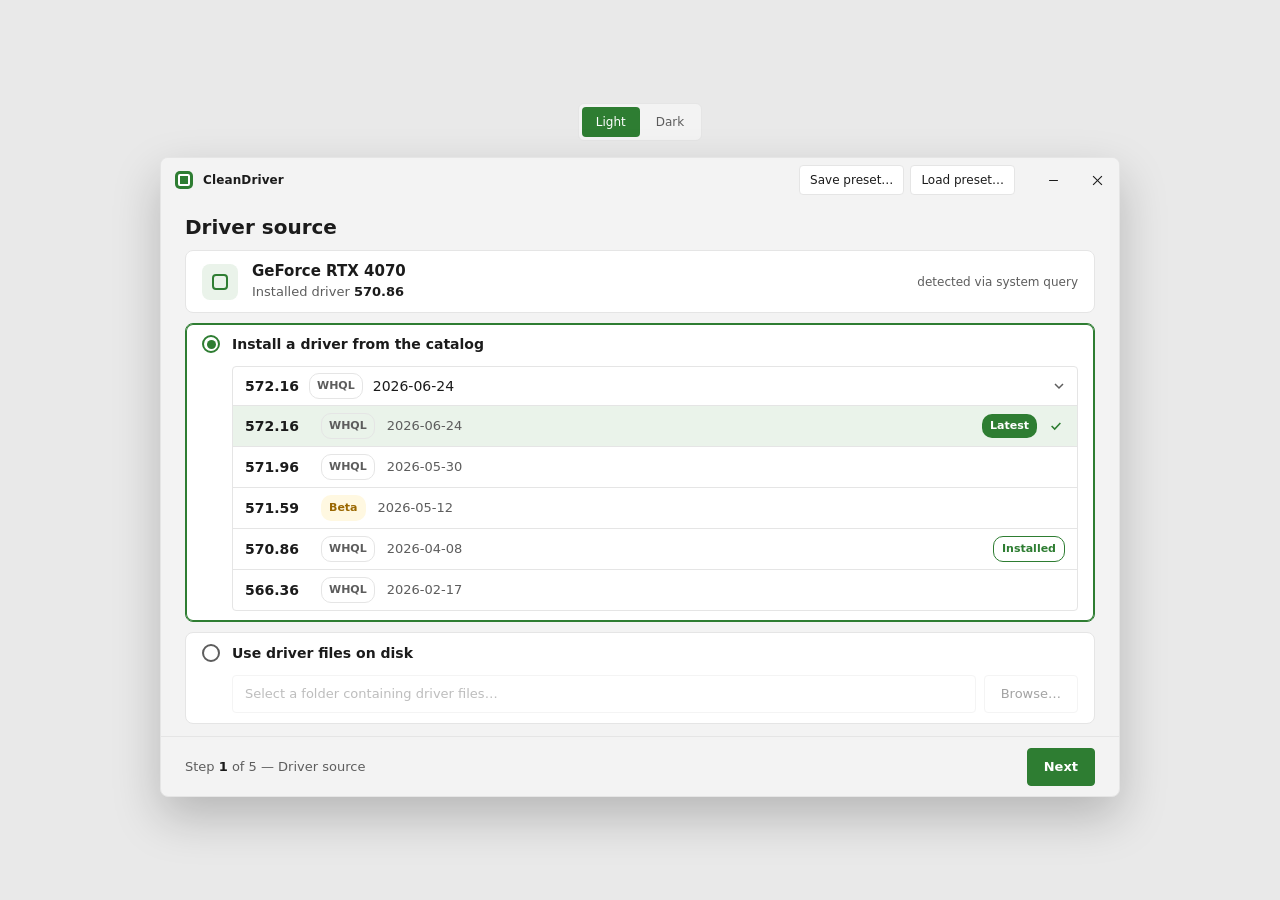
<file: docs/design/CleanDriver GPU driver wizard/mockup-screen-01-driver-source.html>
<!DOCTYPE html>
<html lang="en">
<head>
<meta charset="utf-8">
<meta name="viewport" content="width=device-width, initial-scale=1">
<title>CleanDriver — Screen 1: Driver source</title>
<style>
  :root{
    --font:"Segoe UI Variable","Segoe UI",system-ui,-apple-system,sans-serif;
    --mono:"Cascadia Code",Consolas,"SF Mono",ui-monospace,monospace;
    --r-card:8px; --r-ctrl:4px;
  }
  body[data-theme="light"]{
    --page:#E9E9E9;
    --win:#F3F3F3; --card:#FFFFFF; --border:#E5E5E5;
    --text:#1B1B1B; --text2:#5D5D5D;
    --accent:#2E7D32; --accent-hover:#276B2B; --on-accent:#FFFFFF;
    --warn-text:#9A6700; --warn-bg:#FFF8E1;
    --ctrl-bg:#FFFFFF; --ctrl-hover:#F5F5F5; --sel-bg:#EAF3EA;
    --shadow:0 20px 48px rgba(0,0,0,.22);
    --cap-hover:rgba(0,0,0,.06); --close-hover:#C42B1C;
  }
  body[data-theme="dark"]{
    --page:#171717;
    --win:#202020; --card:#2B2B2B; --border:#3A3A3A;
    --text:#FFFFFF; --text2:#C5C5C5;
    --accent:#66BB6A; --accent-hover:#7BC97F; --on-accent:#103312;
    --warn-text:#F8D57E; --warn-bg:#3A3115;
    --ctrl-bg:#303030; --ctrl-hover:#383838; --sel-bg:#2C3A2D;
    --shadow:0 20px 48px rgba(0,0,0,.5);
    --cap-hover:rgba(255,255,255,.08); --close-hover:#C42B1C;
  }
  *{box-sizing:border-box;}
  html,body{margin:0;height:100%;}
  body{
    font-family:var(--font); background:var(--page); color:var(--text);
    display:flex; flex-direction:column; align-items:center; justify-content:center;
    gap:16px; padding:40px 24px; min-height:100vh;
    -webkit-font-smoothing:antialiased; font-size:14px; line-height:20px;
  }

  /* theme toggle */
  .toggle{display:inline-flex; padding:3px; gap:2px; border-radius:6px;
    background:var(--win); border:1px solid var(--border);}
  .toggle button{font:inherit; font-size:12px; color:var(--text2);
    border:0; background:transparent; padding:5px 14px; border-radius:4px; cursor:pointer;}
  .toggle button.on{background:var(--accent); color:var(--on-accent);}

  /* window */
  .window{width:960px; height:640px; flex:0 0 auto; background:var(--win); border-radius:8px;
    box-shadow:var(--shadow); display:flex; flex-direction:column; overflow:hidden;
    border:1px solid var(--border);}

  /* title bar */
  .titlebar{height:44px; flex:0 0 44px; display:flex; align-items:center;
    padding-left:14px; gap:10px; background:var(--win);}
  .glyph{width:18px; height:18px; border-radius:5px; background:var(--accent);
    display:flex; align-items:center; justify-content:center; flex:0 0 auto;}
  .glyph::after{content:""; width:8px; height:8px; border-radius:2px;
    border:2px solid var(--on-accent);}
  .appname{font-size:12px; font-weight:600; letter-spacing:.01em;}
  .tb-spacer{flex:1;}
  .toolbar{display:flex; gap:6px; margin-right:6px;}
  .tb-btn{font:inherit; font-size:12px; color:var(--text); background:var(--ctrl-bg);
    border:1px solid var(--border); border-radius:4px; padding:4px 10px; cursor:pointer;}
  .tb-btn:hover{background:var(--ctrl-hover);}
  .caption{display:flex; height:44px;}
  .cap{width:44px; height:44px; display:flex; align-items:center; justify-content:center;
    color:var(--text); cursor:default;}
  .cap:hover{background:var(--cap-hover);}
  .cap.close:hover{background:var(--close-hover); color:#fff;}
  .cap svg{width:11px; height:11px;}

  /* content */
  .content{flex:1; padding:12px 24px; overflow:hidden; display:flex; flex-direction:column; gap:10px;}
  .page-title{font-size:20px; font-weight:600; line-height:26px; margin:0;}
  .label{font-size:12px; text-transform:uppercase; letter-spacing:.04em; color:var(--text2); font-weight:600;}
  .caption-txt{font-size:12px; color:var(--text2);}

  /* detection card */
  .detect{background:var(--card); border:1px solid var(--border); border-radius:var(--r-card);
    padding:10px 16px; display:flex; align-items:center; gap:14px;}
  .detect .disc{width:36px; height:36px; border-radius:8px; background:var(--sel-bg);
    display:flex; align-items:center; justify-content:center; flex:0 0 auto;}
  .detect .disc span{width:16px;height:16px;border-radius:4px;border:2px solid var(--accent);}
  .detect .gpu{font-size:15px; font-weight:600;}
  .detect .drv{font-size:13px; color:var(--text2); margin-top:1px;}
  .detect .drv b{color:var(--text); font-weight:600;}
  .detect .rt{margin-left:auto; text-align:right;}

  /* radio option */
  .opt{background:var(--card); border:1px solid var(--border); border-radius:var(--r-card); padding:10px 16px;}
  .opt.sel{border-color:var(--accent); box-shadow:0 0 0 1px var(--accent) inset;}
  .opt-head{display:flex; align-items:center; gap:12px; cursor:pointer;}
  .radio{width:18px; height:18px; border-radius:50%; border:2px solid var(--text2);
    flex:0 0 auto; display:flex; align-items:center; justify-content:center;}
  .opt.sel .radio{border-color:var(--accent);}
  .opt.sel .radio::after{content:""; width:9px; height:9px; border-radius:50%; background:var(--accent);}
  .opt-title{font-weight:600; font-size:14px;}
  .opt-body{margin-top:12px; padding-left:30px;}

  /* combobox */
  .combo{border:1px solid var(--border); border-radius:var(--r-ctrl); overflow:hidden; background:var(--ctrl-bg);}
  .combo-field{display:flex; align-items:center; gap:10px; padding:6px 12px; border-bottom:1px solid var(--border);}
  .combo-field .v{font-weight:600;}
  .combo-field .chev{margin-left:auto; color:var(--text2); transform:rotate(180deg); display:flex;}
  .menu{max-height:210px; overflow:auto;}
  .row{display:flex; align-items:center; gap:12px; padding:7px 12px; cursor:pointer;}
  .row + .row{border-top:1px solid var(--border);}
  .row:hover{background:var(--ctrl-hover);}
  .row.on{background:var(--sel-bg);}
  .row .ver{font-weight:600; width:64px;}
  .row .date{color:var(--text2); font-size:13px; width:96px;}
  .tag{font-size:11px; font-weight:600; padding:2px 7px; border-radius:10px; border:1px solid var(--border); color:var(--text2);}
  .tag.beta{background:var(--warn-bg); color:var(--warn-text); border-color:transparent;}
  .anno{margin-left:auto; font-size:11px; font-weight:600; padding:2px 8px; border-radius:10px;}
  .anno.latest{background:var(--accent); color:var(--on-accent);}
  .anno.installed{border:1px solid var(--accent); color:var(--accent);}
  .check{color:var(--accent); display:flex; width:16px;}
  .check svg{width:14px;height:14px;}

  /* disabled path field row */
  .disabled-block{opacity:.4; pointer-events:none;}
  .path-row{display:flex; gap:8px; align-items:center;}
  .path-field{flex:1; border:1px solid var(--border); border-radius:var(--r-ctrl);
    background:var(--ctrl-bg); padding:8px 12px; color:var(--text2); font-size:13px;}
  .btn{font:inherit; font-size:13px; border-radius:var(--r-ctrl); padding:8px 16px; cursor:pointer; border:1px solid var(--border);}
  .btn.secondary{background:var(--ctrl-bg); color:var(--text);}
  .btn.secondary:hover{background:var(--ctrl-hover);}
  .btn.primary{background:var(--accent); color:var(--on-accent); border-color:var(--accent); font-weight:600;}
  .btn.primary:hover{background:var(--accent-hover);}
  .btn:focus-visible, .tb-btn:focus-visible, .row:focus-visible{outline:2px solid var(--accent); outline-offset:2px;}

  /* footer */
  .footer{flex:0 0 60px; height:60px; border-top:1px solid var(--border);
    display:flex; align-items:center; padding:0 24px; gap:16px;}
  .step{font-size:13px; color:var(--text2);}
  .step b{color:var(--text); font-weight:600;}
  .footer .sp{flex:1;}
  .foot-actions{display:flex; gap:8px;}
  .btn.hidden{visibility:hidden;}
</style>
</head>
<body data-theme="light">

  <div class="toggle" role="group" aria-label="Theme">
    <button id="t-light" class="on" onclick="setTheme('light')">Light</button>
    <button id="t-dark" onclick="setTheme('dark')">Dark</button>
  </div>

  <div class="window">
    <!-- title bar -->
    <div class="titlebar">
      <div class="glyph"></div>
      <div class="appname">CleanDriver</div>
      <div class="tb-spacer"></div>
      <div class="toolbar">
        <button class="tb-btn">Save preset…</button>
        <button class="tb-btn">Load preset…</button>
      </div>
      <div class="caption">
        <div class="cap"><svg viewBox="0 0 10 10"><line x1="1" y1="5" x2="9" y2="5" stroke="currentColor" stroke-width="1"/></svg></div>
        <div class="cap close"><svg viewBox="0 0 10 10"><line x1="1" y1="1" x2="9" y2="9" stroke="currentColor" stroke-width="1"/><line x1="9" y1="1" x2="1" y2="9" stroke="currentColor" stroke-width="1"/></svg></div>
      </div>
    </div>

    <!-- content -->
    <div class="content">
      <h1 class="page-title">Driver source</h1>

      <!-- detection -->
      <div class="detect">
        <div class="disc"><span></span></div>
        <div>
          <div class="gpu">GeForce RTX 4070</div>
          <div class="drv">Installed driver <b>570.86</b></div>
        </div>
        <div class="rt caption-txt">detected via system query</div>
      </div>

      <!-- option A -->
      <div class="opt sel">
        <div class="opt-head">
          <div class="radio"></div>
          <div class="opt-title">Install a driver from the catalog</div>
        </div>
        <div class="opt-body">
          <div class="combo">
            <div class="combo-field">
              <span class="v">572.16</span>
              <span class="tag">WHQL</span>
              <span class="date">2026-06-24</span>
              <span class="chev"><svg viewBox="0 0 12 12" width="12" height="12"><path d="M2 8 L6 4 L10 8" fill="none" stroke="currentColor" stroke-width="1.5"/></svg></span>
            </div>
            <div class="menu">
              <div class="row on">
                <span class="ver">572.16</span><span class="tag">WHQL</span><span class="date">2026-06-24</span>
                <span class="anno latest">Latest</span>
                <span class="check"><svg viewBox="0 0 16 16"><path d="M3 8 L6.5 11.5 L13 4.5" fill="none" stroke="currentColor" stroke-width="1.8"/></svg></span>
              </div>
              <div class="row">
                <span class="ver">571.96</span><span class="tag">WHQL</span><span class="date">2026-05-30</span>
              </div>
              <div class="row">
                <span class="ver">571.59</span><span class="tag beta">Beta</span><span class="date">2026-05-12</span>
              </div>
              <div class="row">
                <span class="ver">570.86</span><span class="tag">WHQL</span><span class="date">2026-04-08</span>
                <span class="anno installed">Installed</span>
              </div>
              <div class="row">
                <span class="ver">566.36</span><span class="tag">WHQL</span><span class="date">2026-02-17</span>
              </div>
            </div>
          </div>
        </div>
      </div>

      <!-- option B -->
      <div class="opt">
        <div class="opt-head">
          <div class="radio"></div>
          <div class="opt-title">Use driver files on disk</div>
        </div>
        <div class="opt-body disabled-block">
          <div class="path-row">
            <div class="path-field">Select a folder containing driver files…</div>
            <button class="btn secondary">Browse…</button>
          </div>
        </div>
      </div>
    </div>

    <!-- footer -->
    <div class="footer">
      <div class="step">Step <b>1</b> of 5 — Driver source</div>
      <div class="sp"></div>
      <div class="foot-actions">
        <button class="btn secondary hidden">Back</button>
        <button class="btn primary">Next</button>
      </div>
    </div>
  </div>

<script>
  function setTheme(t){
    document.body.setAttribute('data-theme', t);
    document.getElementById('t-light').classList.toggle('on', t==='light');
    document.getElementById('t-dark').classList.toggle('on', t==='dark');
  }
</script>
</body>
</html>
</file>
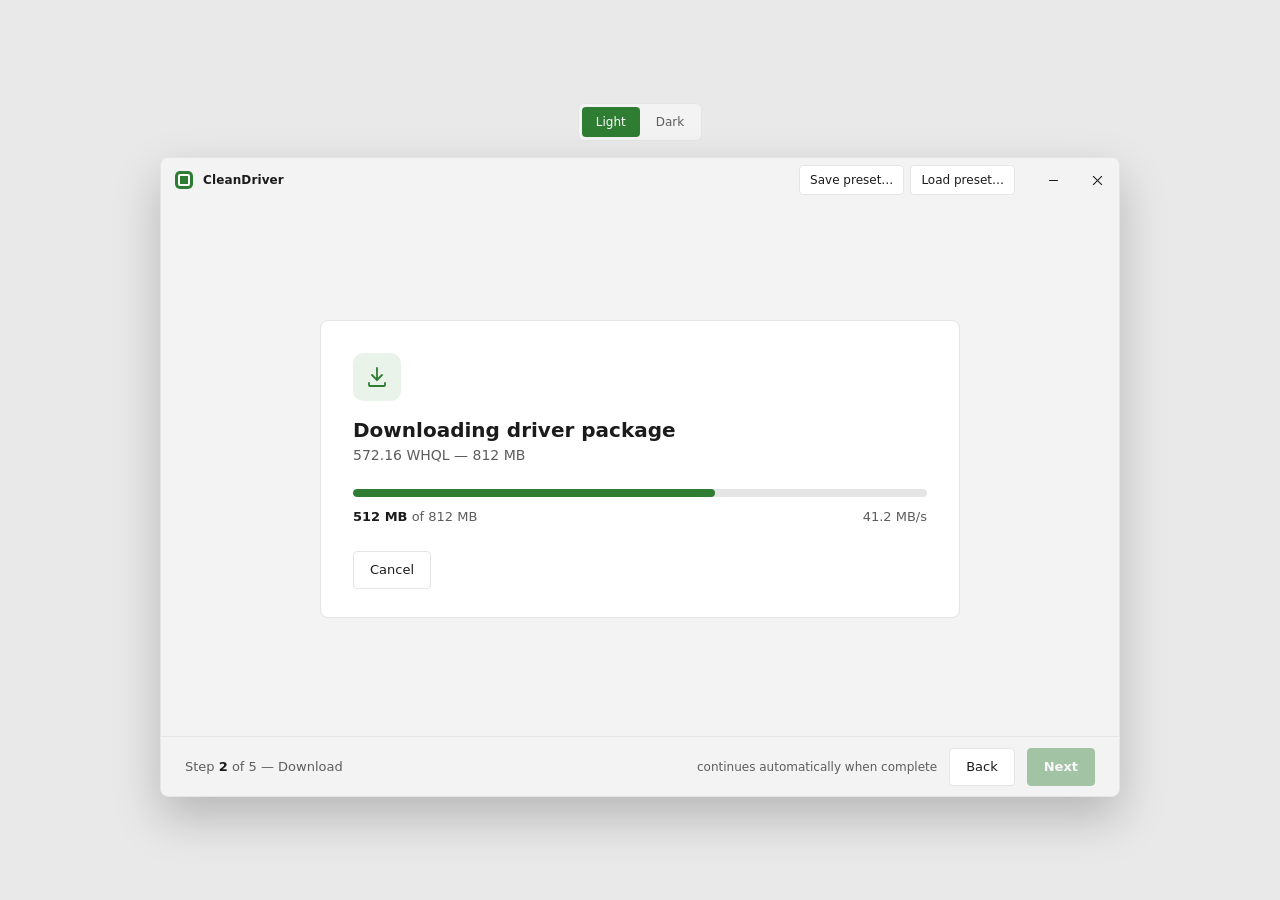
<file: docs/design/CleanDriver GPU driver wizard/mockup-screen-02-download.html>
<!DOCTYPE html>
<html lang="en">
<head>
<meta charset="utf-8">
<meta name="viewport" content="width=device-width, initial-scale=1">
<title>CleanDriver — Screen 2: Download</title>
<style>
  :root{
    --font:"Segoe UI Variable","Segoe UI",system-ui,-apple-system,sans-serif;
    --mono:"Cascadia Code",Consolas,"SF Mono",ui-monospace,monospace;
    --r-card:8px; --r-ctrl:4px;
  }
  body[data-theme="light"]{
    --page:#E9E9E9;
    --win:#F3F3F3; --card:#FFFFFF; --border:#E5E5E5;
    --text:#1B1B1B; --text2:#5D5D5D;
    --accent:#2E7D32; --accent-hover:#276B2B; --on-accent:#FFFFFF;
    --warn-text:#9A6700; --warn-bg:#FFF8E1;
    --ctrl-bg:#FFFFFF; --ctrl-hover:#F5F5F5; --sel-bg:#EAF3EA;
    --track:#E5E5E5;
    --shadow:0 20px 48px rgba(0,0,0,.22);
    --cap-hover:rgba(0,0,0,.06); --close-hover:#C42B1C;
  }
  body[data-theme="dark"]{
    --page:#171717;
    --win:#202020; --card:#2B2B2B; --border:#3A3A3A;
    --text:#FFFFFF; --text2:#C5C5C5;
    --accent:#66BB6A; --accent-hover:#7BC97F; --on-accent:#103312;
    --warn-text:#F8D57E; --warn-bg:#3A3115;
    --ctrl-bg:#303030; --ctrl-hover:#383838; --sel-bg:#2C3A2D;
    --track:#3A3A3A;
    --shadow:0 20px 48px rgba(0,0,0,.5);
    --cap-hover:rgba(255,255,255,.08); --close-hover:#C42B1C;
  }
  *{box-sizing:border-box;}
  html,body{margin:0;height:100%;}
  body{
    font-family:var(--font); background:var(--page); color:var(--text);
    display:flex; flex-direction:column; align-items:center; justify-content:center;
    gap:16px; padding:40px 24px; min-height:100vh;
    -webkit-font-smoothing:antialiased; font-size:14px; line-height:20px;
  }

  .toggle{display:inline-flex; padding:3px; gap:2px; border-radius:6px;
    background:var(--win); border:1px solid var(--border);}
  .toggle button{font:inherit; font-size:12px; color:var(--text2);
    border:0; background:transparent; padding:5px 14px; border-radius:4px; cursor:pointer;}
  .toggle button.on{background:var(--accent); color:var(--on-accent);}

  .window{width:960px; height:640px; flex:0 0 auto; background:var(--win); border-radius:8px;
    box-shadow:var(--shadow); display:flex; flex-direction:column; overflow:hidden;
    border:1px solid var(--border);}

  .titlebar{height:44px; flex:0 0 44px; display:flex; align-items:center;
    padding-left:14px; gap:10px; background:var(--win);}
  .glyph{width:18px; height:18px; border-radius:5px; background:var(--accent);
    display:flex; align-items:center; justify-content:center; flex:0 0 auto;}
  .glyph::after{content:""; width:8px; height:8px; border-radius:2px;
    border:2px solid var(--on-accent);}
  .appname{font-size:12px; font-weight:600; letter-spacing:.01em;}
  .tb-spacer{flex:1;}
  .toolbar{display:flex; gap:6px; margin-right:6px;}
  .tb-btn{font:inherit; font-size:12px; color:var(--text); background:var(--ctrl-bg);
    border:1px solid var(--border); border-radius:4px; padding:4px 10px; cursor:pointer;}
  .tb-btn:hover{background:var(--ctrl-hover);}
  .caption{display:flex; height:44px;}
  .cap{width:44px; height:44px; display:flex; align-items:center; justify-content:center;
    color:var(--text); cursor:default;}
  .cap:hover{background:var(--cap-hover);}
  .cap.close:hover{background:var(--close-hover); color:#fff;}
  .cap svg{width:11px; height:11px;}

  .content{flex:1; padding:12px 24px; overflow:hidden; display:flex; flex-direction:column;}
  .page-title{font-size:20px; font-weight:600; line-height:26px; margin:0;}
  .label{font-size:12px; text-transform:uppercase; letter-spacing:.04em; color:var(--text2); font-weight:600;}
  .caption-txt{font-size:12px; color:var(--text2);}

  .btn{font:inherit; font-size:13px; border-radius:var(--r-ctrl); padding:8px 16px; cursor:pointer; border:1px solid var(--border);}
  .btn.secondary{background:var(--ctrl-bg); color:var(--text);}
  .btn.secondary:hover{background:var(--ctrl-hover);}
  .btn.primary{background:var(--accent); color:var(--on-accent); border-color:var(--accent); font-weight:600;}
  .btn.primary:hover{background:var(--accent-hover);}
  .btn.disabled{opacity:.4; pointer-events:none;}
  .btn:focus-visible, .tb-btn:focus-visible{outline:2px solid var(--accent); outline-offset:2px;}

  /* download panel */
  .dl-wrap{flex:1; display:flex; align-items:center; justify-content:center;}
  .dl-card{width:640px; background:var(--card); border:1px solid var(--border);
    border-radius:var(--r-card); padding:32px 32px 28px;}
  .dl-icon{width:48px; height:48px; border-radius:10px; background:var(--sel-bg);
    display:flex; align-items:center; justify-content:center; margin-bottom:16px;}
  .dl-icon svg{width:24px; height:24px; color:var(--accent);}
  .dl-title{font-size:20px; font-weight:600; line-height:26px;}
  .dl-sub{font-size:14px; color:var(--text2); margin-top:2px;}
  .bar-wrap{margin-top:24px;}
  .bar{height:8px; border-radius:6px; background:var(--track); overflow:hidden;}
  .bar-fill{height:100%; width:63%; background:var(--accent); border-radius:6px;}
  .bar-caption{display:flex; justify-content:space-between; margin-top:10px; font-size:13px; color:var(--text2);}
  .bar-caption b{color:var(--text); font-weight:600;}
  .dl-actions{margin-top:24px; display:flex;}

  .footer{flex:0 0 60px; height:60px; border-top:1px solid var(--border);
    display:flex; align-items:center; padding:0 24px; gap:16px;}
  .step{font-size:13px; color:var(--text2);}
  .step b{color:var(--text); font-weight:600;}
  .footer .sp{flex:1;}
  .foot-actions{display:flex; align-items:center; gap:12px;}
  .next-note{font-size:12px; color:var(--text2);}
</style>
</head>
<body data-theme="light">

  <div class="toggle" role="group" aria-label="Theme">
    <button id="t-light" class="on" onclick="setTheme('light')">Light</button>
    <button id="t-dark" onclick="setTheme('dark')">Dark</button>
  </div>

  <div class="window">
    <div class="titlebar">
      <div class="glyph"></div>
      <div class="appname">CleanDriver</div>
      <div class="tb-spacer"></div>
      <div class="toolbar">
        <button class="tb-btn">Save preset…</button>
        <button class="tb-btn">Load preset…</button>
      </div>
      <div class="caption">
        <div class="cap"><svg viewBox="0 0 10 10"><line x1="1" y1="5" x2="9" y2="5" stroke="currentColor" stroke-width="1"/></svg></div>
        <div class="cap close"><svg viewBox="0 0 10 10"><line x1="1" y1="1" x2="9" y2="9" stroke="currentColor" stroke-width="1"/><line x1="9" y1="1" x2="1" y2="9" stroke="currentColor" stroke-width="1"/></svg></div>
      </div>
    </div>

    <div class="content">
      <div class="dl-wrap">
        <div class="dl-card">
          <div class="dl-icon">
            <svg viewBox="0 0 24 24" fill="none" stroke="currentColor" stroke-width="1.8" stroke-linecap="round" stroke-linejoin="round">
              <path d="M12 3 v11 M7 10 l5 5 5-5"/><path d="M4 18 v2 a1 1 0 0 0 1 1 h14 a1 1 0 0 0 1-1 v-2"/>
            </svg>
          </div>
          <div class="dl-title">Downloading driver package</div>
          <div class="dl-sub">572.16 WHQL — 812 MB</div>

          <div class="bar-wrap">
            <div class="bar"><div class="bar-fill"></div></div>
            <div class="bar-caption">
              <span><b>512 MB</b> of 812 MB</span>
              <span>41.2 MB/s</span>
            </div>
          </div>

          <div class="dl-actions">
            <button class="btn secondary">Cancel</button>
          </div>
        </div>
      </div>
    </div>

    <div class="footer">
      <div class="step">Step <b>2</b> of 5 — Download</div>
      <div class="sp"></div>
      <div class="foot-actions">
        <span class="next-note">continues automatically when complete</span>
        <button class="btn secondary">Back</button>
        <button class="btn primary disabled">Next</button>
      </div>
    </div>
  </div>

<script>
  function setTheme(t){
    document.body.setAttribute('data-theme', t);
    document.getElementById('t-light').classList.toggle('on', t==='light');
    document.getElementById('t-dark').classList.toggle('on', t==='dark');
  }
</script>
</body>
</html>
</file>
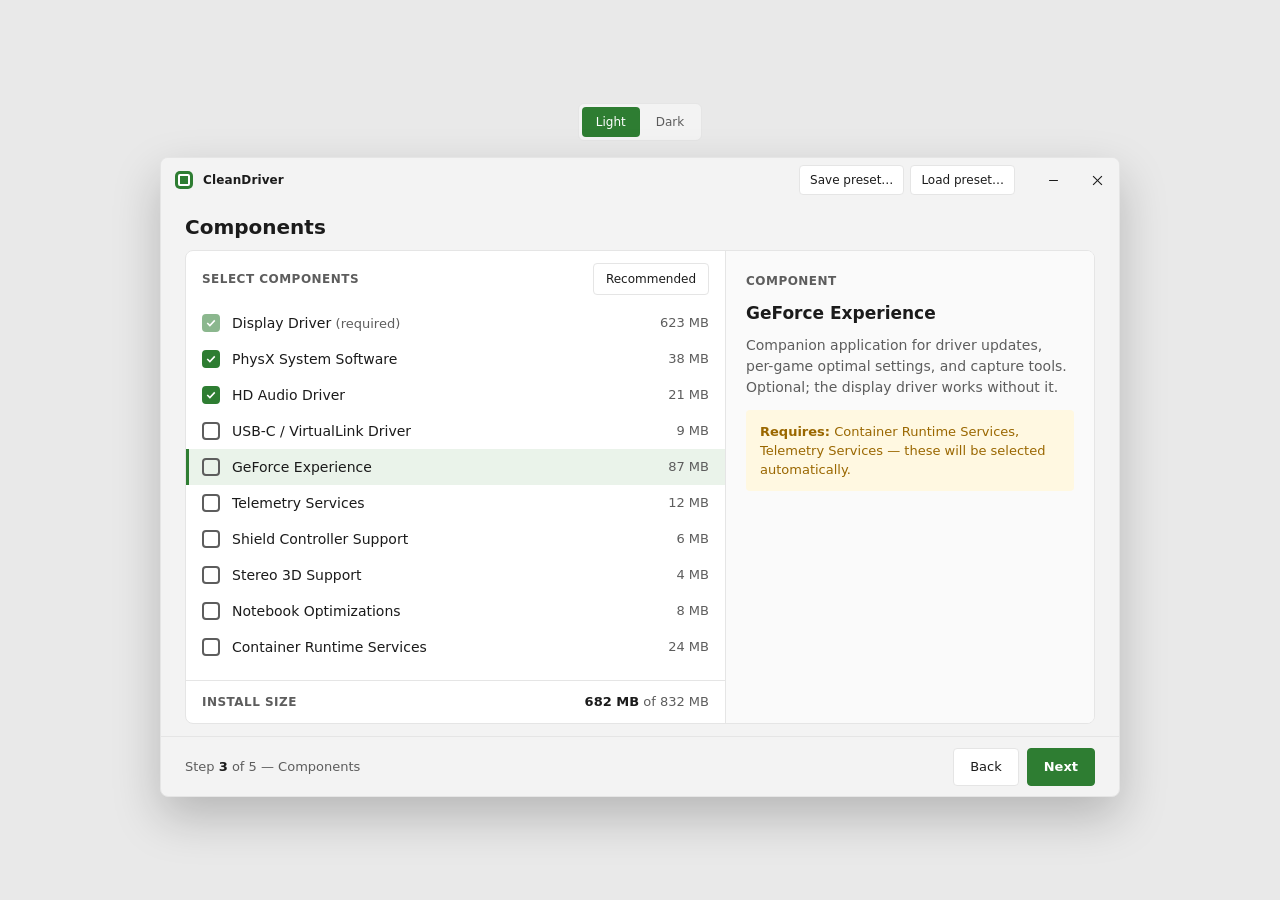
<file: docs/design/CleanDriver GPU driver wizard/mockup-screen-03-components.html>
<!DOCTYPE html>
<html lang="en">
<head>
<meta charset="utf-8">
<meta name="viewport" content="width=device-width, initial-scale=1">
<title>CleanDriver — Screen 3: Components</title>
<style>
  :root{
    --font:"Segoe UI Variable","Segoe UI",system-ui,-apple-system,sans-serif;
    --mono:"Cascadia Code",Consolas,"SF Mono",ui-monospace,monospace;
    --r-card:8px; --r-ctrl:4px;
  }
  body[data-theme="light"]{
    --page:#E9E9E9;
    --win:#F3F3F3; --card:#FFFFFF; --border:#E5E5E5;
    --text:#1B1B1B; --text2:#5D5D5D;
    --accent:#2E7D32; --accent-hover:#276B2B; --on-accent:#FFFFFF;
    --warn-text:#9A6700; --warn-bg:#FFF8E1;
    --ctrl-bg:#FFFFFF; --ctrl-hover:#F5F5F5; --sel-bg:#EAF3EA;
    --panel:#FAFAFA;
    --shadow:0 20px 48px rgba(0,0,0,.22);
    --cap-hover:rgba(0,0,0,.06); --close-hover:#C42B1C;
  }
  body[data-theme="dark"]{
    --page:#171717;
    --win:#202020; --card:#2B2B2B; --border:#3A3A3A;
    --text:#FFFFFF; --text2:#C5C5C5;
    --accent:#66BB6A; --accent-hover:#7BC97F; --on-accent:#103312;
    --warn-text:#F8D57E; --warn-bg:#3A3115;
    --ctrl-bg:#303030; --ctrl-hover:#383838; --sel-bg:#2C3A2D;
    --panel:#242424;
    --shadow:0 20px 48px rgba(0,0,0,.5);
    --cap-hover:rgba(255,255,255,.08); --close-hover:#C42B1C;
  }
  *{box-sizing:border-box;}
  html,body{margin:0;height:100%;}
  body{
    font-family:var(--font); background:var(--page); color:var(--text);
    display:flex; flex-direction:column; align-items:center; justify-content:center;
    gap:16px; padding:40px 24px; min-height:100vh;
    -webkit-font-smoothing:antialiased; font-size:14px; line-height:20px;
  }

  .toggle{display:inline-flex; padding:3px; gap:2px; border-radius:6px;
    background:var(--win); border:1px solid var(--border);}
  .toggle button{font:inherit; font-size:12px; color:var(--text2);
    border:0; background:transparent; padding:5px 14px; border-radius:4px; cursor:pointer;}
  .toggle button.on{background:var(--accent); color:var(--on-accent);}

  .window{width:960px; height:640px; flex:0 0 auto; background:var(--win); border-radius:8px;
    box-shadow:var(--shadow); display:flex; flex-direction:column; overflow:hidden;
    border:1px solid var(--border);}

  .titlebar{height:44px; flex:0 0 44px; display:flex; align-items:center;
    padding-left:14px; gap:10px; background:var(--win);}
  .glyph{width:18px; height:18px; border-radius:5px; background:var(--accent);
    display:flex; align-items:center; justify-content:center; flex:0 0 auto;}
  .glyph::after{content:""; width:8px; height:8px; border-radius:2px; border:2px solid var(--on-accent);}
  .appname{font-size:12px; font-weight:600; letter-spacing:.01em;}
  .tb-spacer{flex:1;}
  .toolbar{display:flex; gap:6px; margin-right:6px;}
  .tb-btn{font:inherit; font-size:12px; color:var(--text); background:var(--ctrl-bg);
    border:1px solid var(--border); border-radius:4px; padding:4px 10px; cursor:pointer;}
  .tb-btn:hover{background:var(--ctrl-hover);}
  .caption{display:flex; height:44px;}
  .cap{width:44px; height:44px; display:flex; align-items:center; justify-content:center; color:var(--text);}
  .cap:hover{background:var(--cap-hover);}
  .cap.close:hover{background:var(--close-hover); color:#fff;}
  .cap svg{width:11px; height:11px;}

  .content{flex:1; padding:12px 24px; overflow:hidden; display:flex; flex-direction:column; gap:10px;}
  .page-title{font-size:20px; font-weight:600; line-height:26px; margin:0;}
  .label{font-size:12px; text-transform:uppercase; letter-spacing:.04em; color:var(--text2); font-weight:600;}
  .caption-txt{font-size:12px; color:var(--text2);}

  .btn{font:inherit; font-size:13px; border-radius:var(--r-ctrl); padding:8px 16px; cursor:pointer; border:1px solid var(--border);}
  .btn.secondary{background:var(--ctrl-bg); color:var(--text);}
  .btn.secondary:hover{background:var(--ctrl-hover);}
  .btn.primary{background:var(--accent); color:var(--on-accent); border-color:var(--accent); font-weight:600;}
  .btn.primary:hover{background:var(--accent-hover);}
  .btn.sm{font-size:12px; padding:5px 12px;}
  .btn:focus-visible, .tb-btn:focus-visible{outline:2px solid var(--accent); outline-offset:2px;}

  /* two-pane card */
  .panes{flex:1; display:flex; background:var(--card); border:1px solid var(--border);
    border-radius:var(--r-card); overflow:hidden;}
  .left{width:540px; flex:0 0 540px; display:flex; flex-direction:column; border-right:1px solid var(--border);}
  .left-head{display:flex; align-items:center; justify-content:space-between; padding:12px 16px 10px;}
  .list{flex:1; overflow:auto;}
  .crow{display:flex; align-items:center; gap:12px; padding:0 16px; height:36px; cursor:pointer;}
  .crow:hover{background:var(--ctrl-hover);}
  .crow.hi{background:var(--sel-bg); box-shadow:inset 3px 0 0 var(--accent);}
  .cb{width:18px; height:18px; border-radius:var(--r-ctrl); border:2px solid var(--text2);
    flex:0 0 auto; display:flex; align-items:center; justify-content:center; background:transparent;}
  .cb.on{background:var(--accent); border-color:var(--accent);}
  .cb.on svg{width:12px; height:12px; color:var(--on-accent);}
  .cb.locked{opacity:.55;}
  .cname{flex:1; font-size:14px;}
  .req{color:var(--text2); font-weight:400; font-size:13px;}
  .csize{color:var(--text2); font-size:13px; font-variant-numeric:tabular-nums;}
  .list-foot{border-top:1px solid var(--border); padding:11px 16px; display:flex; justify-content:space-between; font-size:13px;}
  .list-foot b{font-weight:600;}

  .right{flex:1; padding:20px; background:var(--panel); display:flex; flex-direction:column; gap:12px;}
  .rp-eyebrow{font-size:12px; text-transform:uppercase; letter-spacing:.04em; color:var(--text2); font-weight:600;}
  .rp-title{font-size:17px; font-weight:600;}
  .rp-desc{font-size:14px; color:var(--text2); line-height:21px;}
  .dep{background:var(--warn-bg); color:var(--warn-text); border-radius:var(--r-ctrl);
    padding:12px 14px; font-size:13px; line-height:19px;}
  .dep b{font-weight:600;}

  .footer{flex:0 0 60px; height:60px; border-top:1px solid var(--border);
    display:flex; align-items:center; padding:0 24px; gap:16px;}
  .step{font-size:13px; color:var(--text2);}
  .step b{color:var(--text); font-weight:600;}
  .footer .sp{flex:1;}
  .foot-actions{display:flex; gap:8px;}
</style>
</head>
<body data-theme="light">

  <div class="toggle" role="group" aria-label="Theme">
    <button id="t-light" class="on" onclick="setTheme('light')">Light</button>
    <button id="t-dark" onclick="setTheme('dark')">Dark</button>
  </div>

  <div class="window">
    <div class="titlebar">
      <div class="glyph"></div>
      <div class="appname">CleanDriver</div>
      <div class="tb-spacer"></div>
      <div class="toolbar">
        <button class="tb-btn">Save preset…</button>
        <button class="tb-btn">Load preset…</button>
      </div>
      <div class="caption">
        <div class="cap"><svg viewBox="0 0 10 10"><line x1="1" y1="5" x2="9" y2="5" stroke="currentColor" stroke-width="1"/></svg></div>
        <div class="cap close"><svg viewBox="0 0 10 10"><line x1="1" y1="1" x2="9" y2="9" stroke="currentColor" stroke-width="1"/><line x1="9" y1="1" x2="1" y2="9" stroke="currentColor" stroke-width="1"/></svg></div>
      </div>
    </div>

    <div class="content">
      <h1 class="page-title">Components</h1>

      <div class="panes">
        <!-- left: checklist -->
        <div class="left">
          <div class="left-head">
            <span class="label">Select components</span>
            <button class="btn secondary sm">Recommended</button>
          </div>
          <div class="list">
            <div class="crow">
              <span class="cb on locked"><svg viewBox="0 0 16 16"><path d="M3 8 L6.5 11.5 L13 4.5" fill="none" stroke="currentColor" stroke-width="2"/></svg></span>
              <span class="cname">Display Driver <span class="req">(required)</span></span>
              <span class="csize">623 MB</span>
            </div>
            <div class="crow">
              <span class="cb on"><svg viewBox="0 0 16 16"><path d="M3 8 L6.5 11.5 L13 4.5" fill="none" stroke="currentColor" stroke-width="2"/></svg></span>
              <span class="cname">PhysX System Software</span>
              <span class="csize">38 MB</span>
            </div>
            <div class="crow">
              <span class="cb on"><svg viewBox="0 0 16 16"><path d="M3 8 L6.5 11.5 L13 4.5" fill="none" stroke="currentColor" stroke-width="2"/></svg></span>
              <span class="cname">HD Audio Driver</span>
              <span class="csize">21 MB</span>
            </div>
            <div class="crow">
              <span class="cb"></span>
              <span class="cname">USB-C / VirtualLink Driver</span>
              <span class="csize">9 MB</span>
            </div>
            <div class="crow hi">
              <span class="cb"></span>
              <span class="cname">GeForce Experience</span>
              <span class="csize">87 MB</span>
            </div>
            <div class="crow">
              <span class="cb"></span>
              <span class="cname">Telemetry Services</span>
              <span class="csize">12 MB</span>
            </div>
            <div class="crow">
              <span class="cb"></span>
              <span class="cname">Shield Controller Support</span>
              <span class="csize">6 MB</span>
            </div>
            <div class="crow">
              <span class="cb"></span>
              <span class="cname">Stereo 3D Support</span>
              <span class="csize">4 MB</span>
            </div>
            <div class="crow">
              <span class="cb"></span>
              <span class="cname">Notebook Optimizations</span>
              <span class="csize">8 MB</span>
            </div>
            <div class="crow">
              <span class="cb"></span>
              <span class="cname">Container Runtime Services</span>
              <span class="csize">24 MB</span>
            </div>
          </div>
          <div class="list-foot">
            <span class="label" style="align-self:center">Install size</span>
            <span><b>682 MB</b> <span class="csize">of 832 MB</span></span>
          </div>
        </div>

        <!-- right: description -->
        <div class="right">
          <div class="rp-eyebrow">Component</div>
          <div class="rp-title">GeForce Experience</div>
          <div class="rp-desc">Companion application for driver updates, per-game optimal settings, and capture tools. Optional; the display driver works without it.</div>
          <div class="dep"><b>Requires:</b> Container Runtime Services, Telemetry Services — these will be selected automatically.</div>
        </div>
      </div>
    </div>

    <div class="footer">
      <div class="step">Step <b>3</b> of 5 — Components</div>
      <div class="sp"></div>
      <div class="foot-actions">
        <button class="btn secondary">Back</button>
        <button class="btn primary">Next</button>
      </div>
    </div>
  </div>

<script>
  function setTheme(t){
    document.body.setAttribute('data-theme', t);
    document.getElementById('t-light').classList.toggle('on', t==='light');
    document.getElementById('t-dark').classList.toggle('on', t==='dark');
  }
</script>
</body>
</html>
</file>
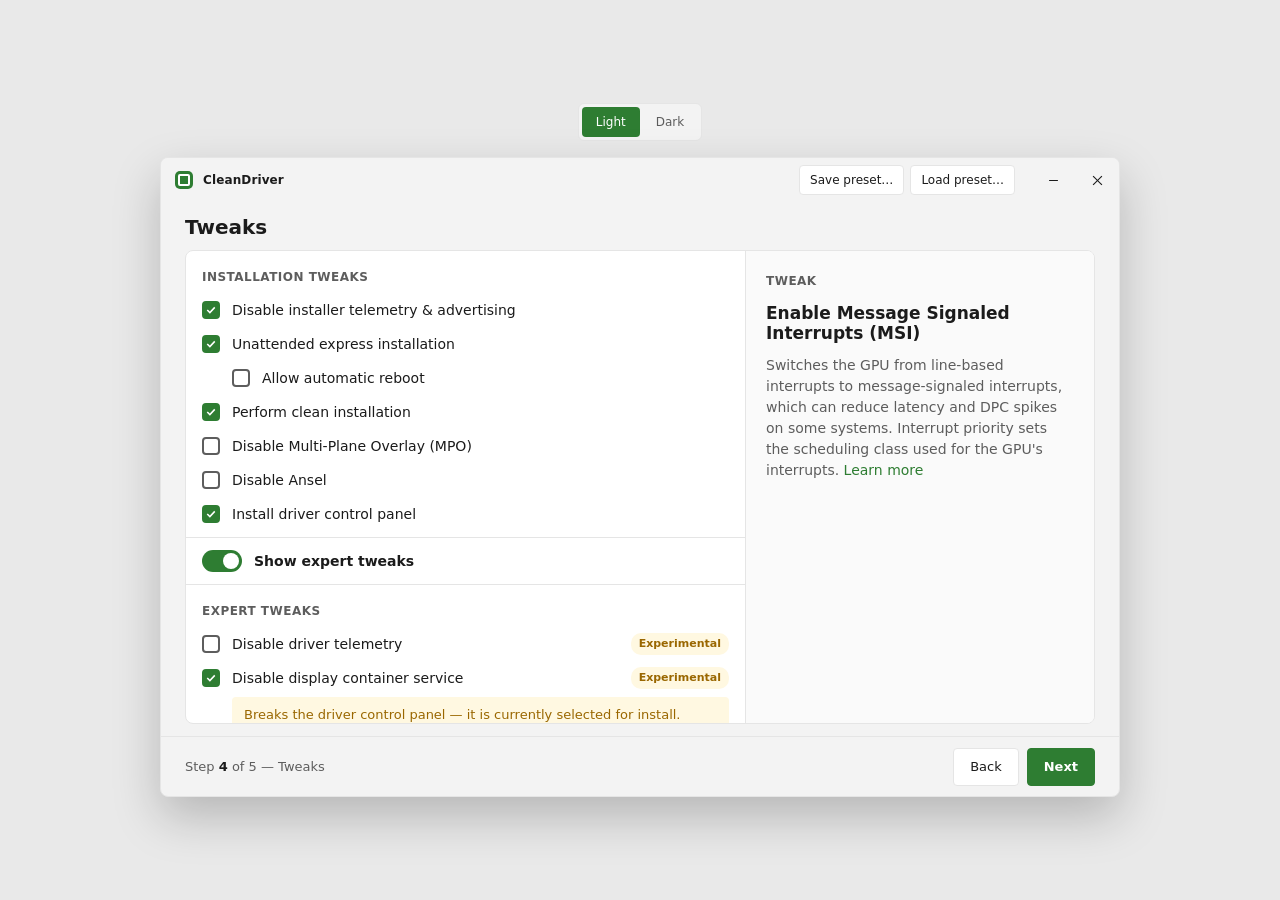
<file: docs/design/CleanDriver GPU driver wizard/mockup-screen-04-tweaks.html>
<!DOCTYPE html>
<html lang="en">
<head>
<meta charset="utf-8">
<meta name="viewport" content="width=device-width, initial-scale=1">
<title>CleanDriver — Screen 4: Tweaks</title>
<style>
  :root{
    --font:"Segoe UI Variable","Segoe UI",system-ui,-apple-system,sans-serif;
    --mono:"Cascadia Code",Consolas,"SF Mono",ui-monospace,monospace;
    --r-card:8px; --r-ctrl:4px;
  }
  body[data-theme="light"]{
    --page:#E9E9E9;
    --win:#F3F3F3; --card:#FFFFFF; --border:#E5E5E5;
    --text:#1B1B1B; --text2:#5D5D5D;
    --accent:#2E7D32; --accent-hover:#276B2B; --on-accent:#FFFFFF;
    --warn-text:#9A6700; --warn-bg:#FFF8E1;
    --ctrl-bg:#FFFFFF; --ctrl-hover:#F5F5F5; --sel-bg:#EAF3EA;
    --panel:#FAFAFA; --track:#B8B8B8;
    --shadow:0 20px 48px rgba(0,0,0,.22);
    --cap-hover:rgba(0,0,0,.06); --close-hover:#C42B1C;
  }
  body[data-theme="dark"]{
    --page:#171717;
    --win:#202020; --card:#2B2B2B; --border:#3A3A3A;
    --text:#FFFFFF; --text2:#C5C5C5;
    --accent:#66BB6A; --accent-hover:#7BC97F; --on-accent:#103312;
    --warn-text:#F8D57E; --warn-bg:#3A3115;
    --ctrl-bg:#303030; --ctrl-hover:#383838; --sel-bg:#2C3A2D;
    --panel:#242424; --track:#5A5A5A;
    --shadow:0 20px 48px rgba(0,0,0,.5);
    --cap-hover:rgba(255,255,255,.08); --close-hover:#C42B1C;
  }
  *{box-sizing:border-box;}
  html,body{margin:0;height:100%;}
  body{
    font-family:var(--font); background:var(--page); color:var(--text);
    display:flex; flex-direction:column; align-items:center; justify-content:center;
    gap:16px; padding:40px 24px; min-height:100vh;
    -webkit-font-smoothing:antialiased; font-size:14px; line-height:20px;
  }
  a{color:var(--accent); text-decoration:none;}
  a:hover{color:var(--accent-hover); text-decoration:underline;}

  .toggle{display:inline-flex; padding:3px; gap:2px; border-radius:6px;
    background:var(--win); border:1px solid var(--border);}
  .toggle button{font:inherit; font-size:12px; color:var(--text2);
    border:0; background:transparent; padding:5px 14px; border-radius:4px; cursor:pointer;}
  .toggle button.on{background:var(--accent); color:var(--on-accent);}

  .window{width:960px; height:640px; flex:0 0 auto; background:var(--win); border-radius:8px;
    box-shadow:var(--shadow); display:flex; flex-direction:column; overflow:hidden;
    border:1px solid var(--border);}

  .titlebar{height:44px; flex:0 0 44px; display:flex; align-items:center;
    padding-left:14px; gap:10px; background:var(--win);}
  .glyph{width:18px; height:18px; border-radius:5px; background:var(--accent);
    display:flex; align-items:center; justify-content:center; flex:0 0 auto;}
  .glyph::after{content:""; width:8px; height:8px; border-radius:2px; border:2px solid var(--on-accent);}
  .appname{font-size:12px; font-weight:600; letter-spacing:.01em;}
  .tb-spacer{flex:1;}
  .toolbar{display:flex; gap:6px; margin-right:6px;}
  .tb-btn{font:inherit; font-size:12px; color:var(--text); background:var(--ctrl-bg);
    border:1px solid var(--border); border-radius:4px; padding:4px 10px; cursor:pointer;}
  .tb-btn:hover{background:var(--ctrl-hover);}
  .caption{display:flex; height:44px;}
  .cap{width:44px; height:44px; display:flex; align-items:center; justify-content:center; color:var(--text);}
  .cap:hover{background:var(--cap-hover);}
  .cap.close:hover{background:var(--close-hover); color:#fff;}
  .cap svg{width:11px; height:11px;}

  .content{flex:1; padding:12px 24px; overflow:hidden; display:flex; flex-direction:column; gap:10px;}
  .page-title{font-size:20px; font-weight:600; line-height:26px; margin:0;}
  .label{font-size:12px; text-transform:uppercase; letter-spacing:.04em; color:var(--text2); font-weight:600;}

  .btn{font:inherit; font-size:13px; border-radius:var(--r-ctrl); padding:8px 16px; cursor:pointer; border:1px solid var(--border);}
  .btn.secondary{background:var(--ctrl-bg); color:var(--text);}
  .btn.secondary:hover{background:var(--ctrl-hover);}
  .btn.primary{background:var(--accent); color:var(--on-accent); border-color:var(--accent); font-weight:600;}
  .btn.primary:hover{background:var(--accent-hover);}
  .btn:focus-visible, .tb-btn:focus-visible{outline:2px solid var(--accent); outline-offset:2px;}

  /* two-pane card */
  .panes{flex:1; display:flex; background:var(--card); border:1px solid var(--border);
    border-radius:var(--r-card); overflow:hidden;}
  .left{width:560px; flex:0 0 560px; display:flex; flex-direction:column; border-right:1px solid var(--border);}
  .list{flex:1; overflow:auto; padding:6px 0 10px;}
  .sec-head{padding:10px 16px 6px; display:flex; align-items:center; gap:8px;}
  .trow{display:flex; align-items:center; gap:12px; padding:0 16px; min-height:34px; cursor:pointer;}
  .trow:hover{background:var(--ctrl-hover);}
  .trow.hi{background:var(--sel-bg); box-shadow:inset 3px 0 0 var(--accent);}
  .trow.sub{padding-left:46px;}
  .cb{width:18px; height:18px; border-radius:var(--r-ctrl); border:2px solid var(--text2);
    flex:0 0 auto; display:flex; align-items:center; justify-content:center; background:transparent;}
  .cb.on{background:var(--accent); border-color:var(--accent);}
  .cb.on svg{width:12px; height:12px; color:var(--on-accent);}
  .tname{flex:1; font-size:14px;}
  .badge{font-size:11px; font-weight:600; padding:1px 8px; border-radius:10px;
    background:var(--warn-bg); color:var(--warn-text);}

  /* switch row */
  .switch-row{display:flex; align-items:center; gap:12px; padding:12px 16px; margin:6px 0;
    border-top:1px solid var(--border); border-bottom:1px solid var(--border);}
  .sw{width:40px; height:22px; border-radius:11px; background:var(--accent); position:relative; flex:0 0 auto;}
  .sw .knob{position:absolute; top:3px; left:21px; width:16px; height:16px; border-radius:50%; background:var(--on-accent);}
  .switch-row .tname{font-weight:600;}

  /* warning banner */
  .warn-banner{margin:2px 16px 6px 46px; background:var(--warn-bg); color:var(--warn-text);
    border-radius:var(--r-ctrl); padding:9px 12px; font-size:13px; line-height:18px;}

  /* segmented */
  .seg-row{display:flex; align-items:center; gap:12px; padding:6px 16px 8px 46px;}
  .seg-row .lbl{font-size:13px; color:var(--text2);}
  .seg{display:inline-flex; border:1px solid var(--border); border-radius:var(--r-ctrl); overflow:hidden;}
  .seg span{font-size:13px; padding:4px 14px; cursor:pointer; color:var(--text);}
  .seg span + span{border-left:1px solid var(--border);}
  .seg span.on{background:var(--accent); color:var(--on-accent); font-weight:600;}

  .right{flex:1; padding:20px; background:var(--panel); display:flex; flex-direction:column; gap:12px;}
  .rp-eyebrow{font-size:12px; text-transform:uppercase; letter-spacing:.04em; color:var(--text2); font-weight:600;}
  .rp-title{font-size:17px; font-weight:600;}
  .rp-desc{font-size:14px; color:var(--text2); line-height:21px;}

  .footer{flex:0 0 60px; height:60px; border-top:1px solid var(--border);
    display:flex; align-items:center; padding:0 24px; gap:16px;}
  .step{font-size:13px; color:var(--text2);}
  .step b{color:var(--text); font-weight:600;}
  .footer .sp{flex:1;}
  .foot-actions{display:flex; gap:8px;}
</style>
</head>
<body data-theme="light">

  <div class="toggle" role="group" aria-label="Theme">
    <button id="t-light" class="on" onclick="setTheme('light')">Light</button>
    <button id="t-dark" onclick="setTheme('dark')">Dark</button>
  </div>

  <div class="window">
    <div class="titlebar">
      <div class="glyph"></div>
      <div class="appname">CleanDriver</div>
      <div class="tb-spacer"></div>
      <div class="toolbar">
        <button class="tb-btn">Save preset…</button>
        <button class="tb-btn">Load preset…</button>
      </div>
      <div class="caption">
        <div class="cap"><svg viewBox="0 0 10 10"><line x1="1" y1="5" x2="9" y2="5" stroke="currentColor" stroke-width="1"/></svg></div>
        <div class="cap close"><svg viewBox="0 0 10 10"><line x1="1" y1="1" x2="9" y2="9" stroke="currentColor" stroke-width="1"/><line x1="9" y1="1" x2="1" y2="9" stroke="currentColor" stroke-width="1"/></svg></div>
      </div>
    </div>

    <div class="content">
      <h1 class="page-title">Tweaks</h1>

      <div class="panes">
        <!-- left -->
        <div class="left">
          <div class="list">

            <div class="sec-head"><span class="label">Installation tweaks</span></div>

            <div class="trow">
              <span class="cb on"><svg viewBox="0 0 16 16"><path d="M3 8 L6.5 11.5 L13 4.5" fill="none" stroke="currentColor" stroke-width="2"/></svg></span>
              <span class="tname">Disable installer telemetry &amp; advertising</span>
            </div>
            <div class="trow">
              <span class="cb on"><svg viewBox="0 0 16 16"><path d="M3 8 L6.5 11.5 L13 4.5" fill="none" stroke="currentColor" stroke-width="2"/></svg></span>
              <span class="tname">Unattended express installation</span>
            </div>
            <div class="trow sub">
              <span class="cb"></span>
              <span class="tname">Allow automatic reboot</span>
            </div>
            <div class="trow">
              <span class="cb on"><svg viewBox="0 0 16 16"><path d="M3 8 L6.5 11.5 L13 4.5" fill="none" stroke="currentColor" stroke-width="2"/></svg></span>
              <span class="tname">Perform clean installation</span>
            </div>
            <div class="trow">
              <span class="cb"></span>
              <span class="tname">Disable Multi-Plane Overlay (MPO)</span>
            </div>
            <div class="trow">
              <span class="cb"></span>
              <span class="tname">Disable Ansel</span>
            </div>
            <div class="trow">
              <span class="cb on"><svg viewBox="0 0 16 16"><path d="M3 8 L6.5 11.5 L13 4.5" fill="none" stroke="currentColor" stroke-width="2"/></svg></span>
              <span class="tname">Install driver control panel</span>
            </div>

            <!-- expert toggle -->
            <div class="switch-row">
              <div class="sw"><div class="knob"></div></div>
              <span class="tname">Show expert tweaks</span>
            </div>

            <div class="sec-head"><span class="label">Expert tweaks</span></div>

            <div class="trow">
              <span class="cb"></span>
              <span class="tname">Disable driver telemetry</span>
              <span class="badge">Experimental</span>
            </div>
            <div class="trow">
              <span class="cb on"><svg viewBox="0 0 16 16"><path d="M3 8 L6.5 11.5 L13 4.5" fill="none" stroke="currentColor" stroke-width="2"/></svg></span>
              <span class="tname">Disable display container service</span>
              <span class="badge">Experimental</span>
            </div>
            <div class="warn-banner">Breaks the driver control panel — it is currently selected for install.</div>
            <div class="trow">
              <span class="cb"></span>
              <span class="tname">Disable HD-audio device sleep timer</span>
            </div>
            <div class="trow hi">
              <span class="cb on"><svg viewBox="0 0 16 16"><path d="M3 8 L6.5 11.5 L13 4.5" fill="none" stroke="currentColor" stroke-width="2"/></svg></span>
              <span class="tname">Enable Message Signaled Interrupts (MSI)</span>
            </div>
            <div class="seg-row">
              <span class="lbl">Interrupt priority:</span>
              <div class="seg"><span>Default</span><span class="on">High</span></div>
            </div>
            <div class="trow">
              <span class="cb"></span>
              <span class="tname">Disable HDCP</span>
            </div>

          </div>
        </div>

        <!-- right -->
        <div class="right">
          <div class="rp-eyebrow">Tweak</div>
          <div class="rp-title">Enable Message Signaled Interrupts (MSI)</div>
          <div class="rp-desc">Switches the GPU from line-based interrupts to message-signaled interrupts, which can reduce latency and DPC spikes on some systems. Interrupt priority sets the scheduling class used for the GPU's interrupts. <a href="#">Learn more</a></div>
        </div>
      </div>
    </div>

    <div class="footer">
      <div class="step">Step <b>4</b> of 5 — Tweaks</div>
      <div class="sp"></div>
      <div class="foot-actions">
        <button class="btn secondary">Back</button>
        <button class="btn primary">Next</button>
      </div>
    </div>
  </div>

<script>
  function setTheme(t){
    document.body.setAttribute('data-theme', t);
    document.getElementById('t-light').classList.toggle('on', t==='light');
    document.getElementById('t-dark').classList.toggle('on', t==='dark');
  }
</script>
</body>
</html>
</file>
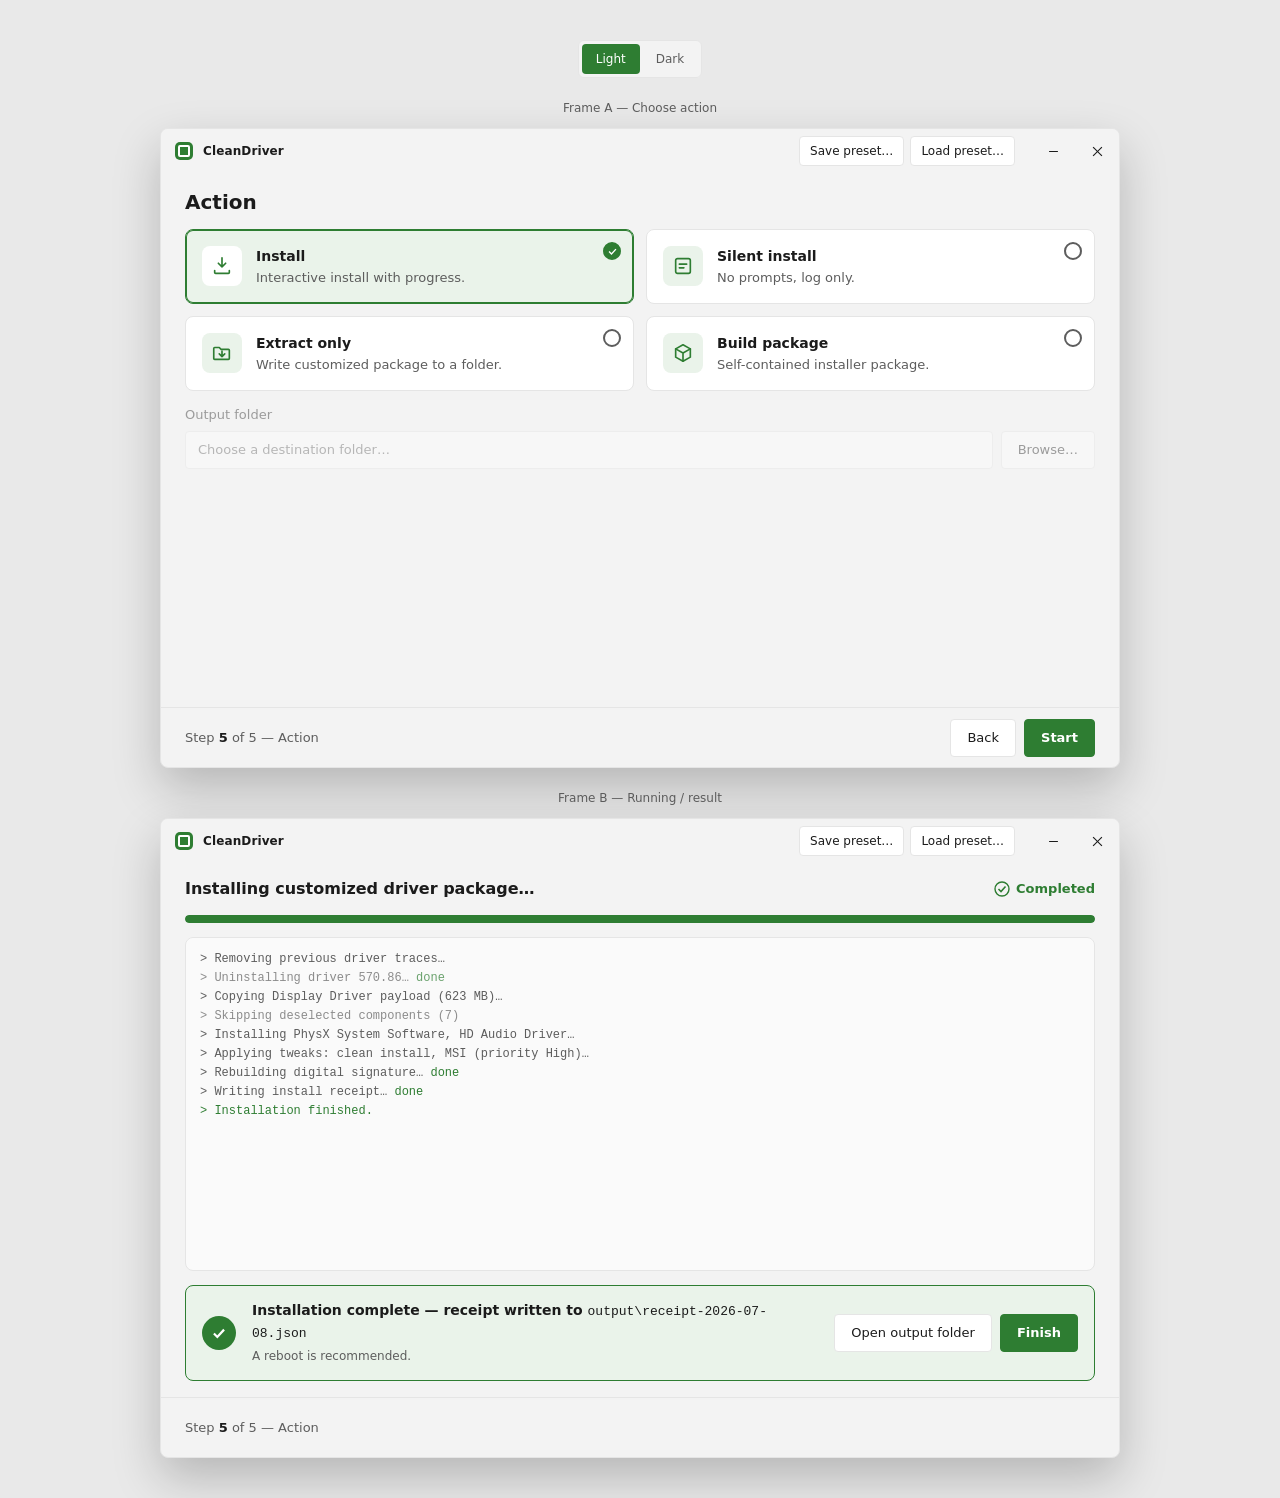
<file: docs/design/CleanDriver GPU driver wizard/mockup-screen-05-action-result.html>
<!DOCTYPE html>
<html lang="en">
<head>
<meta charset="utf-8">
<meta name="viewport" content="width=device-width, initial-scale=1">
<title>CleanDriver — Screen 5: Action &amp; result</title>
<style>
  :root{
    --font:"Segoe UI Variable","Segoe UI",system-ui,-apple-system,sans-serif;
    --mono:"Cascadia Code",Consolas,"SF Mono",ui-monospace,monospace;
    --r-card:8px; --r-ctrl:4px;
  }
  body[data-theme="light"]{
    --page:#E9E9E9;
    --win:#F3F3F3; --card:#FFFFFF; --border:#E5E5E5;
    --text:#1B1B1B; --text2:#5D5D5D;
    --accent:#2E7D32; --accent-hover:#276B2B; --on-accent:#FFFFFF;
    --warn-text:#9A6700; --warn-bg:#FFF8E1;
    --ctrl-bg:#FFFFFF; --ctrl-hover:#F5F5F5; --sel-bg:#EAF3EA;
    --panel:#FAFAFA; --track:#E5E5E5; --log-bg:#FAFAFA;
    --banner-bg:#EAF3EA; --banner-border:#2E7D32;
    --shadow:0 20px 48px rgba(0,0,0,.22);
    --cap-hover:rgba(0,0,0,.06); --close-hover:#C42B1C;
  }
  body[data-theme="dark"]{
    --page:#171717;
    --win:#202020; --card:#2B2B2B; --border:#3A3A3A;
    --text:#FFFFFF; --text2:#C5C5C5;
    --accent:#66BB6A; --accent-hover:#7BC97F; --on-accent:#103312;
    --warn-text:#F8D57E; --warn-bg:#3A3115;
    --ctrl-bg:#303030; --ctrl-hover:#383838; --sel-bg:#2C3A2D;
    --panel:#242424; --track:#3A3A3A; --log-bg:#1A1A1A;
    --banner-bg:#22301F; --banner-border:#66BB6A;
    --shadow:0 20px 48px rgba(0,0,0,.5);
    --cap-hover:rgba(255,255,255,.08); --close-hover:#C42B1C;
  }
  *{box-sizing:border-box;}
  html,body{margin:0;}
  body{
    font-family:var(--font); background:var(--page); color:var(--text);
    display:flex; flex-direction:column; align-items:center;
    gap:20px; padding:40px 24px; min-height:100vh;
    -webkit-font-smoothing:antialiased; font-size:14px; line-height:20px;
  }
  a{color:var(--accent); text-decoration:none;}
  a:hover{color:var(--accent-hover); text-decoration:underline;}

  .toggle{display:inline-flex; padding:3px; gap:2px; border-radius:6px;
    background:var(--win); border:1px solid var(--border); position:sticky; top:0; z-index:5;}
  .toggle button{font:inherit; font-size:12px; color:var(--text2);
    border:0; background:transparent; padding:5px 14px; border-radius:4px; cursor:pointer;}
  .toggle button.on{background:var(--accent); color:var(--on-accent);}

  .frame-label{font-size:12px; color:var(--text2); align-self:center; margin-bottom:-10px;}

  .window{width:960px; height:640px; flex:0 0 auto; background:var(--win); border-radius:8px;
    box-shadow:var(--shadow); display:flex; flex-direction:column; overflow:hidden;
    border:1px solid var(--border);}

  .titlebar{height:44px; flex:0 0 44px; display:flex; align-items:center;
    padding-left:14px; gap:10px; background:var(--win);}
  .glyph{width:18px; height:18px; border-radius:5px; background:var(--accent);
    display:flex; align-items:center; justify-content:center; flex:0 0 auto;}
  .glyph::after{content:""; width:8px; height:8px; border-radius:2px; border:2px solid var(--on-accent);}
  .appname{font-size:12px; font-weight:600; letter-spacing:.01em;}
  .tb-spacer{flex:1;}
  .toolbar{display:flex; gap:6px; margin-right:6px;}
  .tb-btn{font:inherit; font-size:12px; color:var(--text); background:var(--ctrl-bg);
    border:1px solid var(--border); border-radius:4px; padding:4px 10px; cursor:pointer;}
  .tb-btn:hover{background:var(--ctrl-hover);}
  .caption{display:flex; height:44px;}
  .cap{width:44px; height:44px; display:flex; align-items:center; justify-content:center; color:var(--text);}
  .cap:hover{background:var(--cap-hover);}
  .cap.close:hover{background:var(--close-hover); color:#fff;}
  .cap svg{width:11px; height:11px;}

  .content{flex:1; padding:16px 24px; overflow:hidden; display:flex; flex-direction:column; gap:14px;}
  .page-title{font-size:20px; font-weight:600; line-height:26px; margin:0;}
  .label{font-size:12px; text-transform:uppercase; letter-spacing:.04em; color:var(--text2); font-weight:600;}
  .caption-txt{font-size:12px; color:var(--text2);}

  .btn{font:inherit; font-size:13px; border-radius:var(--r-ctrl); padding:8px 16px; cursor:pointer; border:1px solid var(--border);}
  .btn.secondary{background:var(--ctrl-bg); color:var(--text);}
  .btn.secondary:hover{background:var(--ctrl-hover);}
  .btn.primary{background:var(--accent); color:var(--on-accent); border-color:var(--accent); font-weight:600;}
  .btn.primary:hover{background:var(--accent-hover);}
  .btn:focus-visible, .tb-btn:focus-visible{outline:2px solid var(--accent); outline-offset:2px;}

  /* action grid */
  .agrid{display:grid; grid-template-columns:1fr 1fr; gap:12px;}
  .acard{position:relative; border:1px solid var(--border); border-radius:var(--r-card);
    background:var(--card); padding:16px; display:flex; gap:14px; cursor:pointer;}
  .acard.sel{border-color:var(--accent); box-shadow:inset 0 0 0 1px var(--accent); background:var(--sel-bg);}
  .ai{width:40px; height:40px; border-radius:8px; background:var(--sel-bg); flex:0 0 auto;
    display:flex; align-items:center; justify-content:center;}
  .acard.sel .ai{background:var(--card);}
  .ai svg{width:22px; height:22px; color:var(--accent);}
  .at{font-size:14px; font-weight:600;}
  .ad{font-size:13px; color:var(--text2); margin-top:3px; line-height:18px;}
  .apick{position:absolute; top:12px; right:12px; width:18px; height:18px; border-radius:50%;
    border:2px solid var(--text2); display:flex; align-items:center; justify-content:center;}
  .acard.sel .apick{border-color:var(--accent); background:var(--accent);}
  .acard.sel .apick svg{width:11px; height:11px; color:var(--on-accent);}
  .acard:not(.sel) .apick svg{display:none;}

  /* output path row */
  .out-row.disabled{opacity:.4; pointer-events:none;}
  .field-label{font-size:13px; margin-bottom:6px;}
  .path-row{display:flex; gap:8px; align-items:center;}
  .path-field{flex:1; border:1px solid var(--border); border-radius:var(--r-ctrl);
    background:var(--ctrl-bg); padding:8px 12px; color:var(--text2); font-size:13px;}

  /* running/result */
  .run-head{display:flex; align-items:center; gap:12px;}
  .run-title{font-size:16px; font-weight:600; flex:1;}
  .status{display:flex; align-items:center; gap:6px; font-size:13px; color:var(--accent); font-weight:600;}
  .status svg{width:16px; height:16px;}
  .bar{height:8px; border-radius:6px; background:var(--track); overflow:hidden; margin-top:2px;}
  .bar-fill{height:100%; width:100%; background:var(--accent); border-radius:6px;}
  .log{flex:1; background:var(--log-bg); border:1px solid var(--border); border-radius:var(--r-card);
    padding:12px 14px; overflow:auto; font-family:var(--mono); font-size:12px; line-height:19px; color:var(--text2);}
  .log .ln{white-space:pre;}
  .log .ok{color:var(--accent);}
  .log .mut{opacity:.7;}

  .banner{background:var(--banner-bg); border:1px solid var(--banner-border); border-radius:var(--r-card);
    padding:14px 16px; display:flex; align-items:center; gap:16px;}
  .banner .bi{width:34px; height:34px; border-radius:50%; background:var(--accent); flex:0 0 auto;
    display:flex; align-items:center; justify-content:center;}
  .banner .bi svg{width:18px; height:18px; color:var(--on-accent);}
  .banner .btxt{flex:1;}
  .banner .bt{font-size:14px; font-weight:600;}
  .banner .bt code{font-family:var(--mono); font-size:13px; font-weight:400; color:var(--text);}
  .banner .bc{font-size:12px; color:var(--text2); margin-top:2px;}
  .banner .bbtns{display:flex; gap:8px;}

  .footer{flex:0 0 60px; height:60px; border-top:1px solid var(--border);
    display:flex; align-items:center; padding:0 24px; gap:16px;}
  .step{font-size:13px; color:var(--text2);}
  .step b{color:var(--text); font-weight:600;}
  .footer .sp{flex:1;}
  .foot-actions{display:flex; gap:8px;}
  .foot-actions.hidden{visibility:hidden;}
</style>
</head>
<body data-theme="light">

  <div class="toggle" role="group" aria-label="Theme">
    <button id="t-light" class="on" onclick="setTheme('light')">Light</button>
    <button id="t-dark" onclick="setTheme('dark')">Dark</button>
  </div>

  <!-- ===================== FRAME A — CHOOSE ACTION ===================== -->
  <div class="frame-label">Frame A — Choose action</div>
  <div class="window">
    <div class="titlebar">
      <div class="glyph"></div>
      <div class="appname">CleanDriver</div>
      <div class="tb-spacer"></div>
      <div class="toolbar">
        <button class="tb-btn">Save preset…</button>
        <button class="tb-btn">Load preset…</button>
      </div>
      <div class="caption">
        <div class="cap"><svg viewBox="0 0 10 10"><line x1="1" y1="5" x2="9" y2="5" stroke="currentColor" stroke-width="1"/></svg></div>
        <div class="cap close"><svg viewBox="0 0 10 10"><line x1="1" y1="1" x2="9" y2="9" stroke="currentColor" stroke-width="1"/><line x1="9" y1="1" x2="1" y2="9" stroke="currentColor" stroke-width="1"/></svg></div>
      </div>
    </div>

    <div class="content">
      <h1 class="page-title">Action</h1>

      <div class="agrid">
        <!-- Install -->
        <div class="acard sel">
          <div class="apick"><svg viewBox="0 0 16 16"><path d="M3 8 L6.5 11.5 L13 4.5" fill="none" stroke="currentColor" stroke-width="2"/></svg></div>
          <div class="ai">
            <svg viewBox="0 0 24 24" fill="none" stroke="currentColor" stroke-width="1.8" stroke-linecap="round" stroke-linejoin="round"><path d="M12 3 v10 M8 9 l4 4 4-4"/><path d="M4 17 v2 a1 1 0 0 0 1 1 h14 a1 1 0 0 0 1-1 v-2"/></svg>
          </div>
          <div>
            <div class="at">Install</div>
            <div class="ad">Interactive install with progress.</div>
          </div>
        </div>
        <!-- Silent install -->
        <div class="acard">
          <div class="apick"><svg viewBox="0 0 16 16"><path d="M3 8 L6.5 11.5 L13 4.5" fill="none" stroke="currentColor" stroke-width="2"/></svg></div>
          <div class="ai">
            <svg viewBox="0 0 24 24" fill="none" stroke="currentColor" stroke-width="1.8" stroke-linecap="round" stroke-linejoin="round"><rect x="4" y="4" width="16" height="16" rx="2"/><path d="M8 10 h8 M8 14 h5"/></svg>
          </div>
          <div>
            <div class="at">Silent install</div>
            <div class="ad">No prompts, log only.</div>
          </div>
        </div>
        <!-- Extract only -->
        <div class="acard">
          <div class="apick"><svg viewBox="0 0 16 16"><path d="M3 8 L6.5 11.5 L13 4.5" fill="none" stroke="currentColor" stroke-width="2"/></svg></div>
          <div class="ai">
            <svg viewBox="0 0 24 24" fill="none" stroke="currentColor" stroke-width="1.8" stroke-linecap="round" stroke-linejoin="round"><path d="M3 7 a1 1 0 0 1 1-1 h5 l2 2 h8 a1 1 0 0 1 1 1 v9 a1 1 0 0 1-1 1 H4 a1 1 0 0 1-1-1 Z"/><path d="M12 10 v6 M9 13 l3 3 3-3"/></svg>
          </div>
          <div>
            <div class="at">Extract only</div>
            <div class="ad">Write customized package to a folder.</div>
          </div>
        </div>
        <!-- Build package -->
        <div class="acard">
          <div class="apick"><svg viewBox="0 0 16 16"><path d="M3 8 L6.5 11.5 L13 4.5" fill="none" stroke="currentColor" stroke-width="2"/></svg></div>
          <div class="ai">
            <svg viewBox="0 0 24 24" fill="none" stroke="currentColor" stroke-width="1.8" stroke-linecap="round" stroke-linejoin="round"><path d="M12 3 l8 4.5 v9 L12 21 4 16.5 v-9 Z"/><path d="M4 7.5 l8 4.5 8-4.5 M12 12 v9"/></svg>
          </div>
          <div>
            <div class="at">Build package</div>
            <div class="ad">Self-contained installer package.</div>
          </div>
        </div>
      </div>

      <div class="out-row disabled">
        <div class="field-label">Output folder</div>
        <div class="path-row">
          <div class="path-field">Choose a destination folder…</div>
          <button class="btn secondary">Browse…</button>
        </div>
      </div>
    </div>

    <div class="footer">
      <div class="step">Step <b>5</b> of 5 — Action</div>
      <div class="sp"></div>
      <div class="foot-actions">
        <button class="btn secondary">Back</button>
        <button class="btn primary">Start</button>
      </div>
    </div>
  </div>

  <!-- ===================== FRAME B — RUNNING / RESULT ===================== -->
  <div class="frame-label">Frame B — Running / result</div>
  <div class="window">
    <div class="titlebar">
      <div class="glyph"></div>
      <div class="appname">CleanDriver</div>
      <div class="tb-spacer"></div>
      <div class="toolbar">
        <button class="tb-btn">Save preset…</button>
        <button class="tb-btn">Load preset…</button>
      </div>
      <div class="caption">
        <div class="cap"><svg viewBox="0 0 10 10"><line x1="1" y1="5" x2="9" y2="5" stroke="currentColor" stroke-width="1"/></svg></div>
        <div class="cap close"><svg viewBox="0 0 10 10"><line x1="1" y1="1" x2="9" y2="9" stroke="currentColor" stroke-width="1"/><line x1="9" y1="1" x2="1" y2="9" stroke="currentColor" stroke-width="1"/></svg></div>
      </div>
    </div>

    <div class="content">
      <div class="run-head">
        <div class="run-title">Installing customized driver package…</div>
        <div class="status">
          <svg viewBox="0 0 16 16"><circle cx="8" cy="8" r="7" fill="none" stroke="currentColor" stroke-width="1.4"/><path d="M4.5 8 L7 10.5 L11.5 5.5" fill="none" stroke="currentColor" stroke-width="1.6"/></svg>
          Completed
        </div>
      </div>
      <div class="bar"><div class="bar-fill"></div></div>

      <div class="log">
        <div class="ln">&gt; Removing previous driver traces…</div>
        <div class="ln mut">&gt; Uninstalling driver 570.86… <span class="ok">done</span></div>
        <div class="ln">&gt; Copying Display Driver payload (623 MB)…</div>
        <div class="ln mut">&gt; Skipping deselected components (7)</div>
        <div class="ln">&gt; Installing PhysX System Software, HD Audio Driver…</div>
        <div class="ln">&gt; Applying tweaks: clean install, MSI (priority High)…</div>
        <div class="ln">&gt; Rebuilding digital signature… <span class="ok">done</span></div>
        <div class="ln">&gt; Writing install receipt… <span class="ok">done</span></div>
        <div class="ln ok">&gt; Installation finished.</div>
      </div>

      <div class="banner">
        <div class="bi"><svg viewBox="0 0 16 16"><path d="M3.5 8.5 L6.5 11.5 L12.5 5" fill="none" stroke="currentColor" stroke-width="2"/></svg></div>
        <div class="btxt">
          <div class="bt">Installation complete — receipt written to <code>output\receipt-2026-07-08.json</code></div>
          <div class="bc">A reboot is recommended.</div>
        </div>
        <div class="bbtns">
          <button class="btn secondary">Open output folder</button>
          <button class="btn primary">Finish</button>
        </div>
      </div>
    </div>

    <div class="footer">
      <div class="step">Step <b>5</b> of 5 — Action</div>
      <div class="sp"></div>
      <div class="foot-actions hidden">
        <button class="btn secondary">Back</button>
        <button class="btn primary">Start</button>
      </div>
    </div>
  </div>

<script>
  function setTheme(t){
    document.body.setAttribute('data-theme', t);
    document.getElementById('t-light').classList.toggle('on', t==='light');
    document.getElementById('t-dark').classList.toggle('on', t==='dark');
  }
</script>
</body>
</html>
</file>
